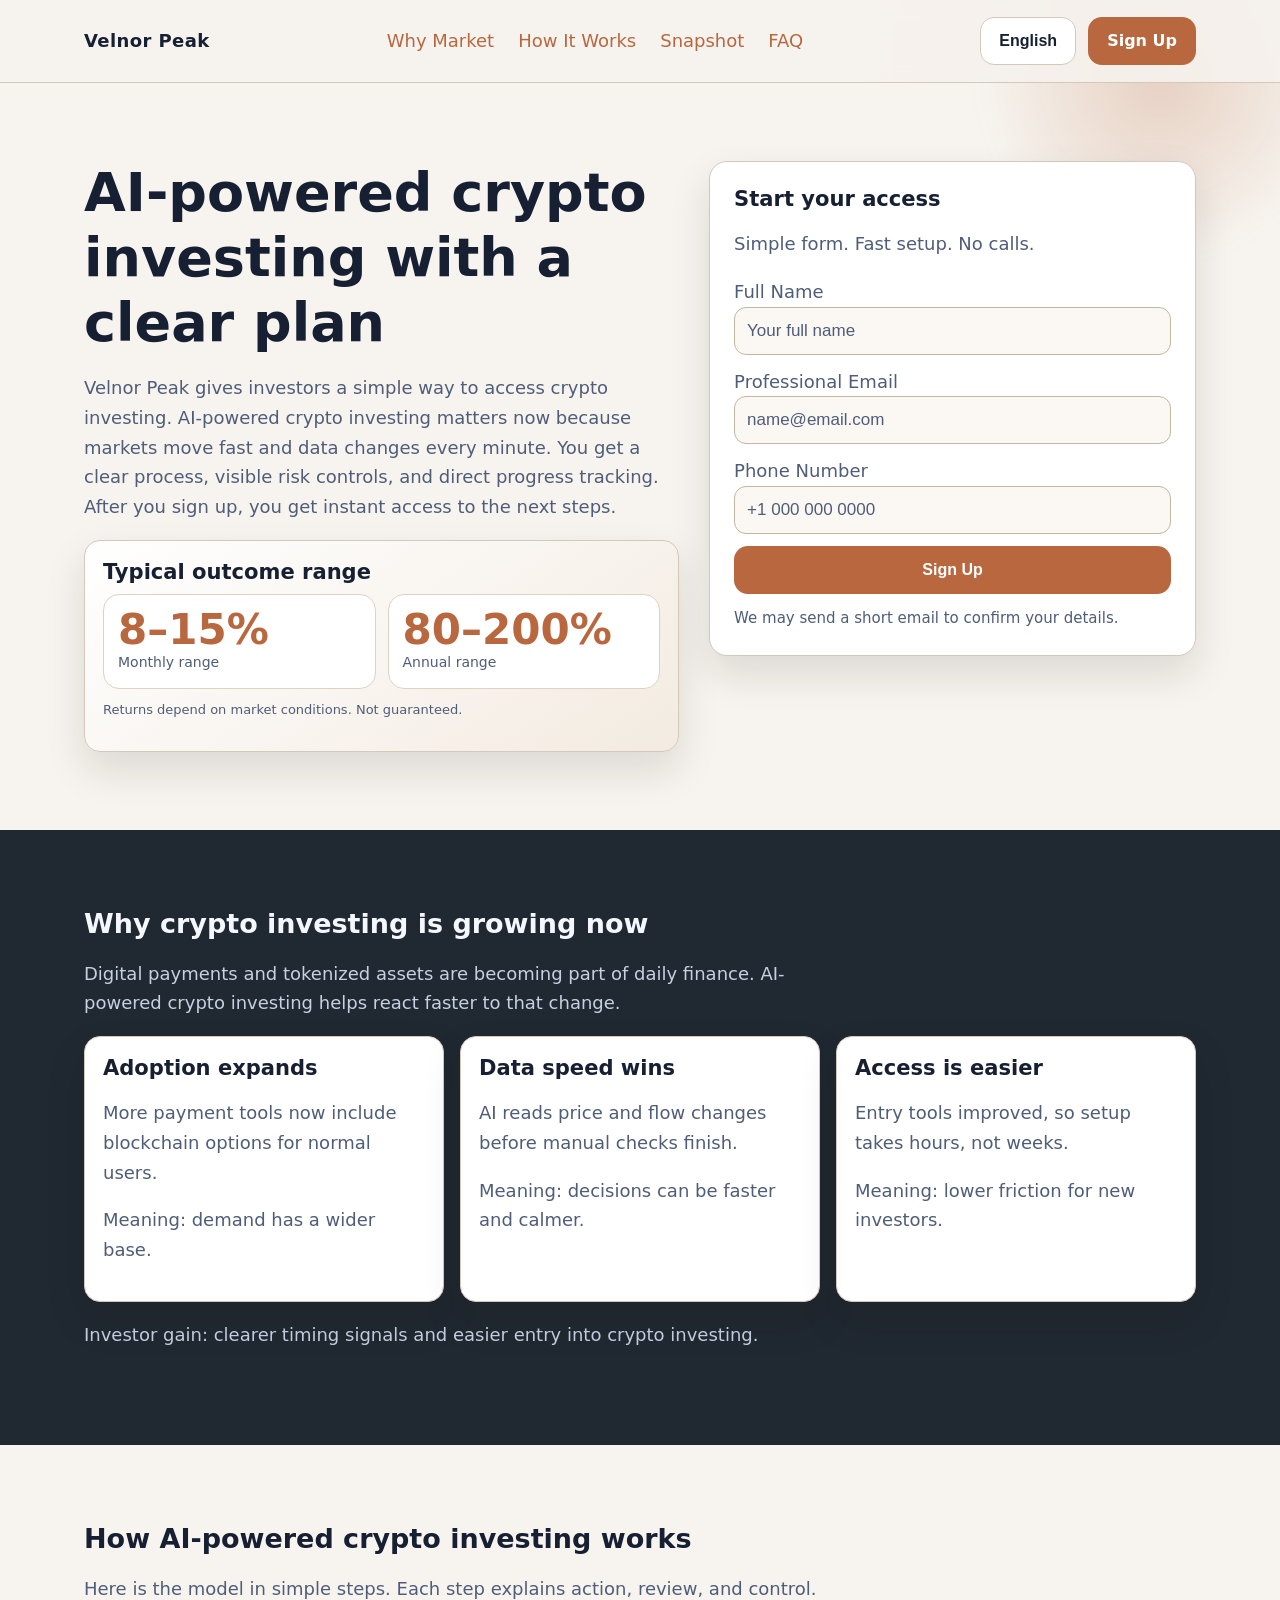
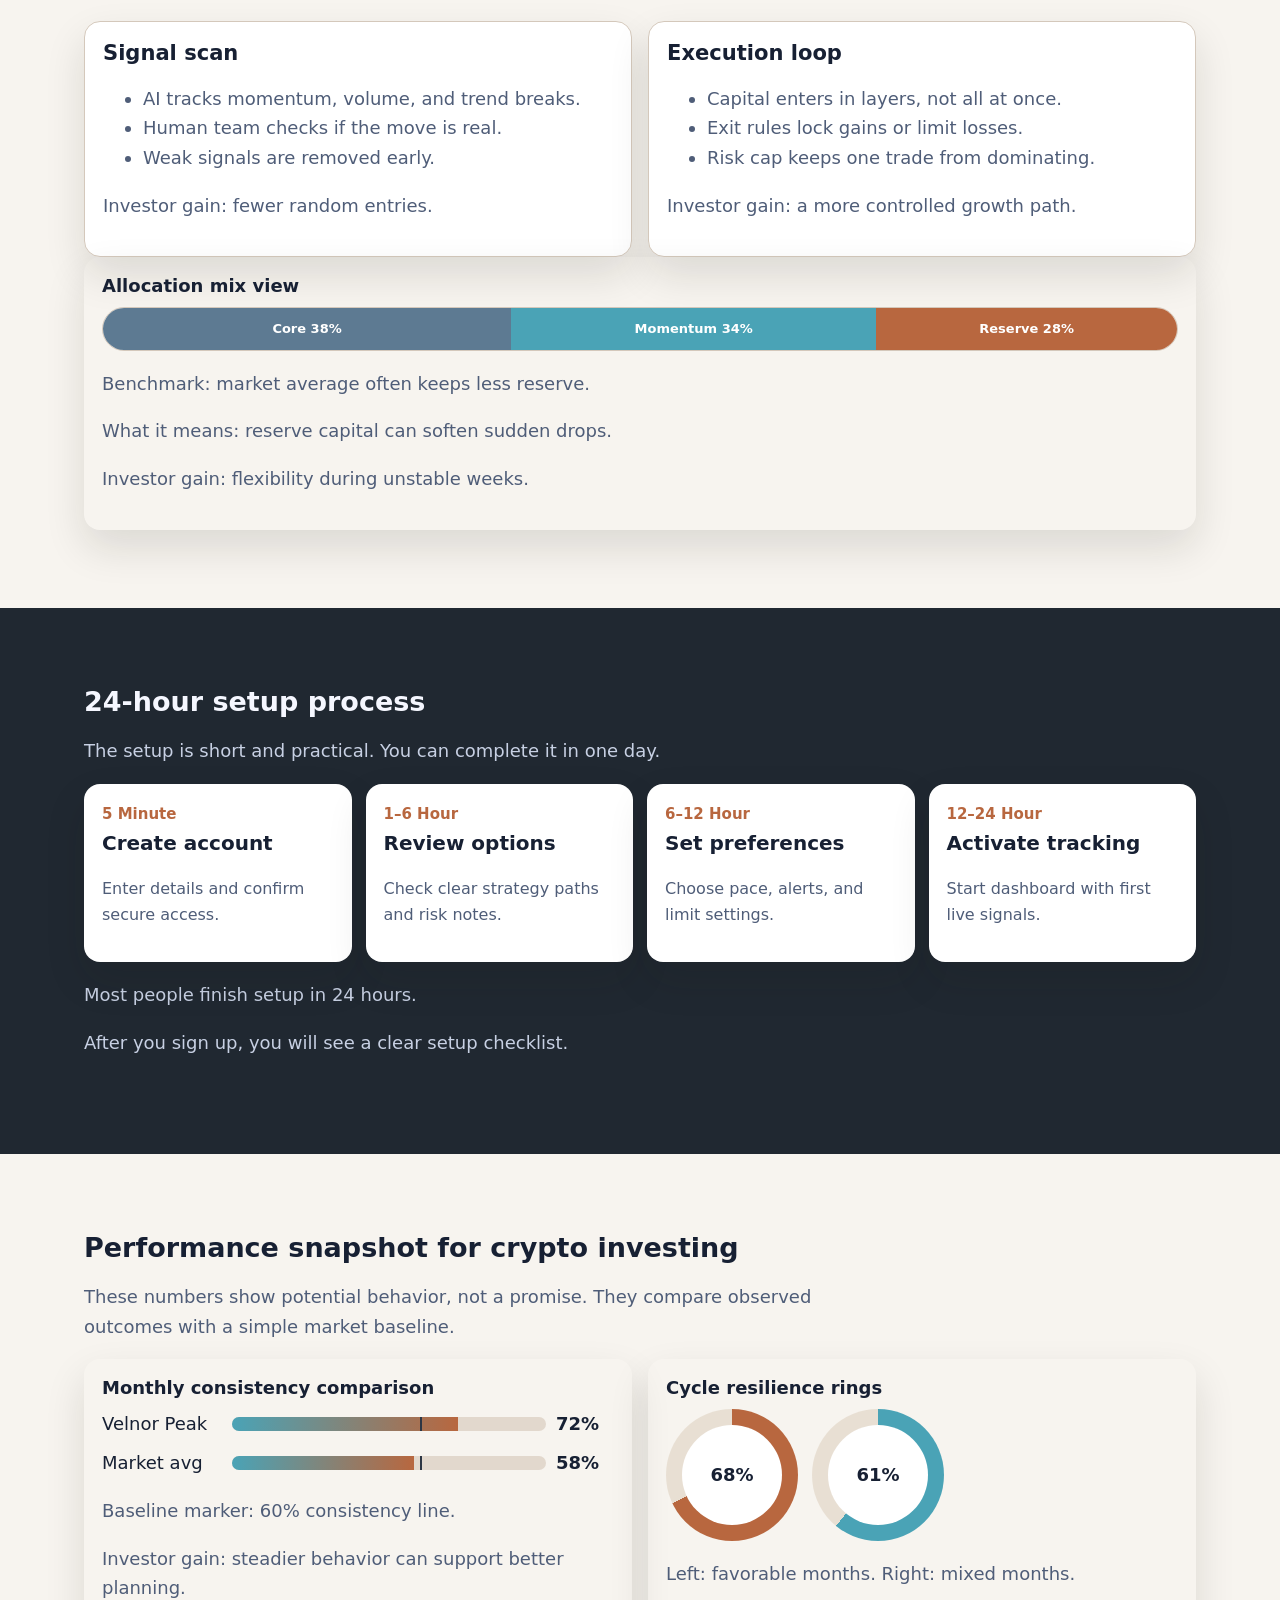
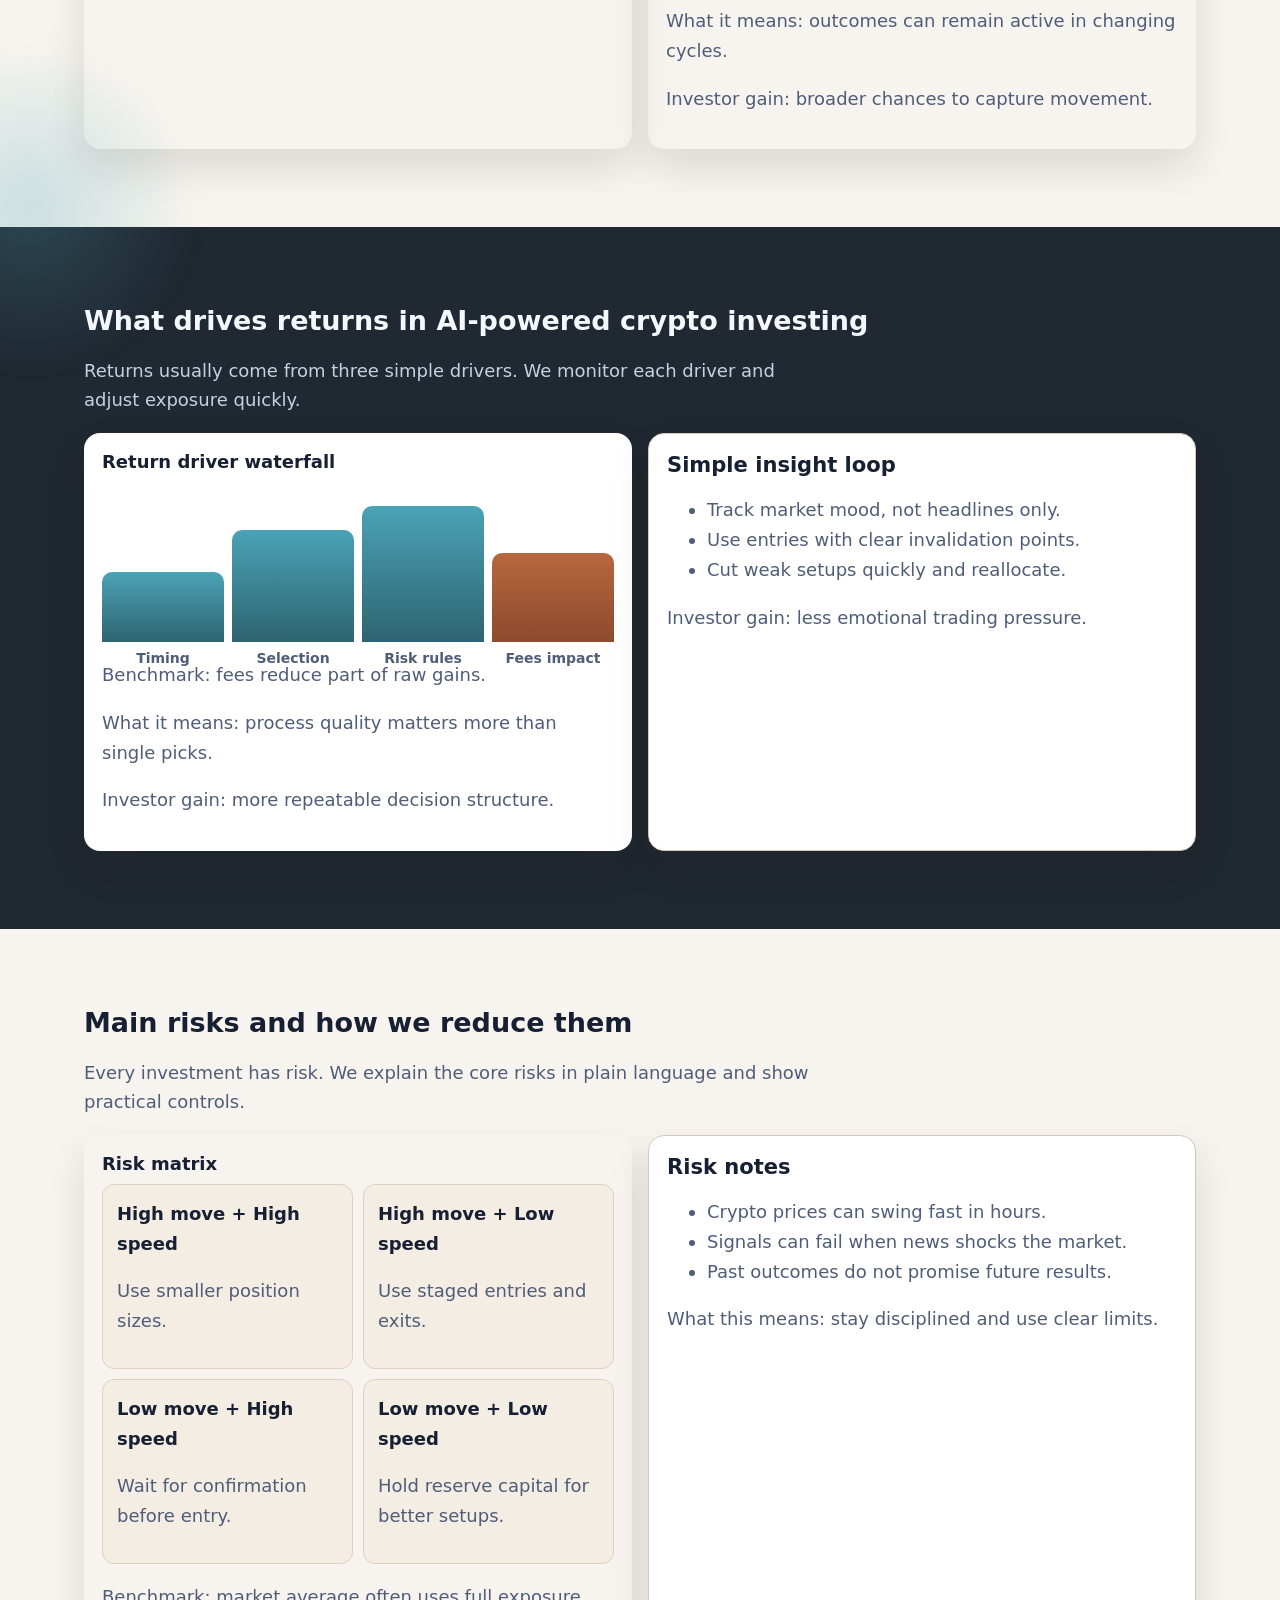
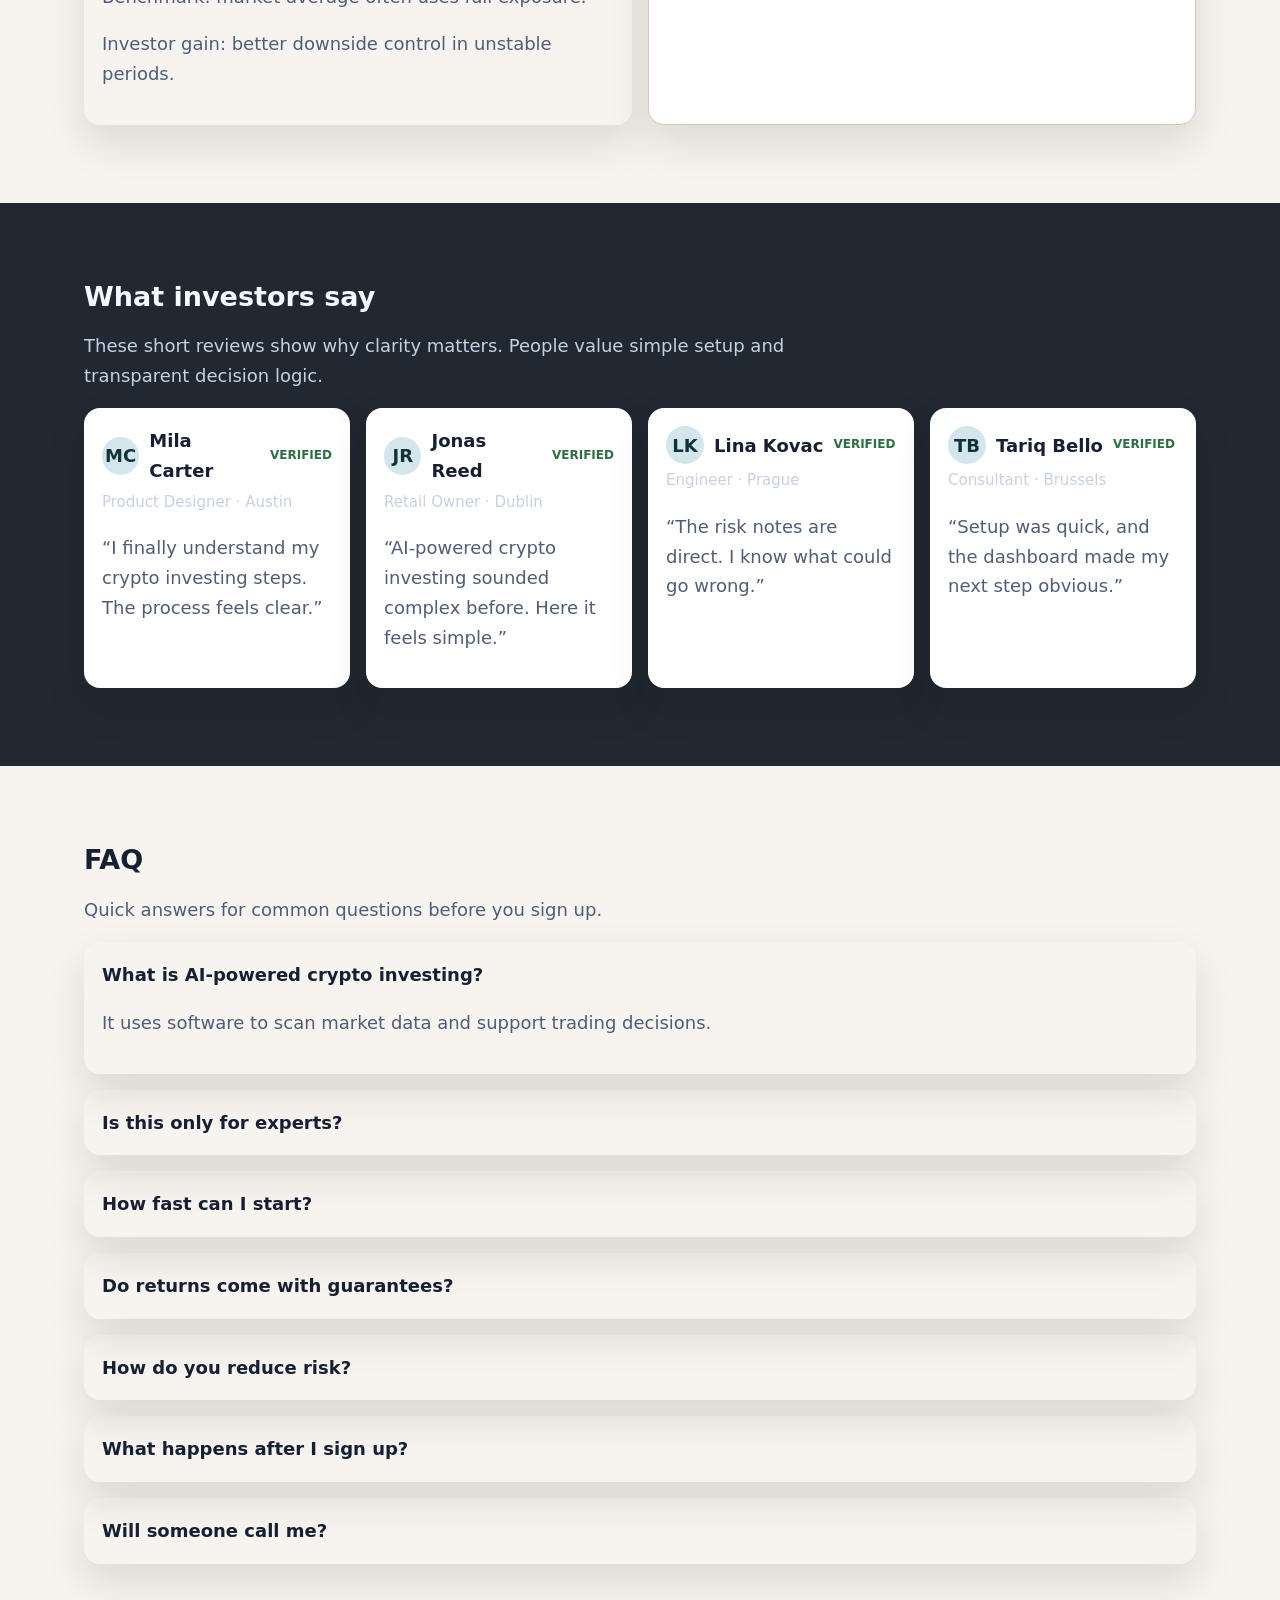
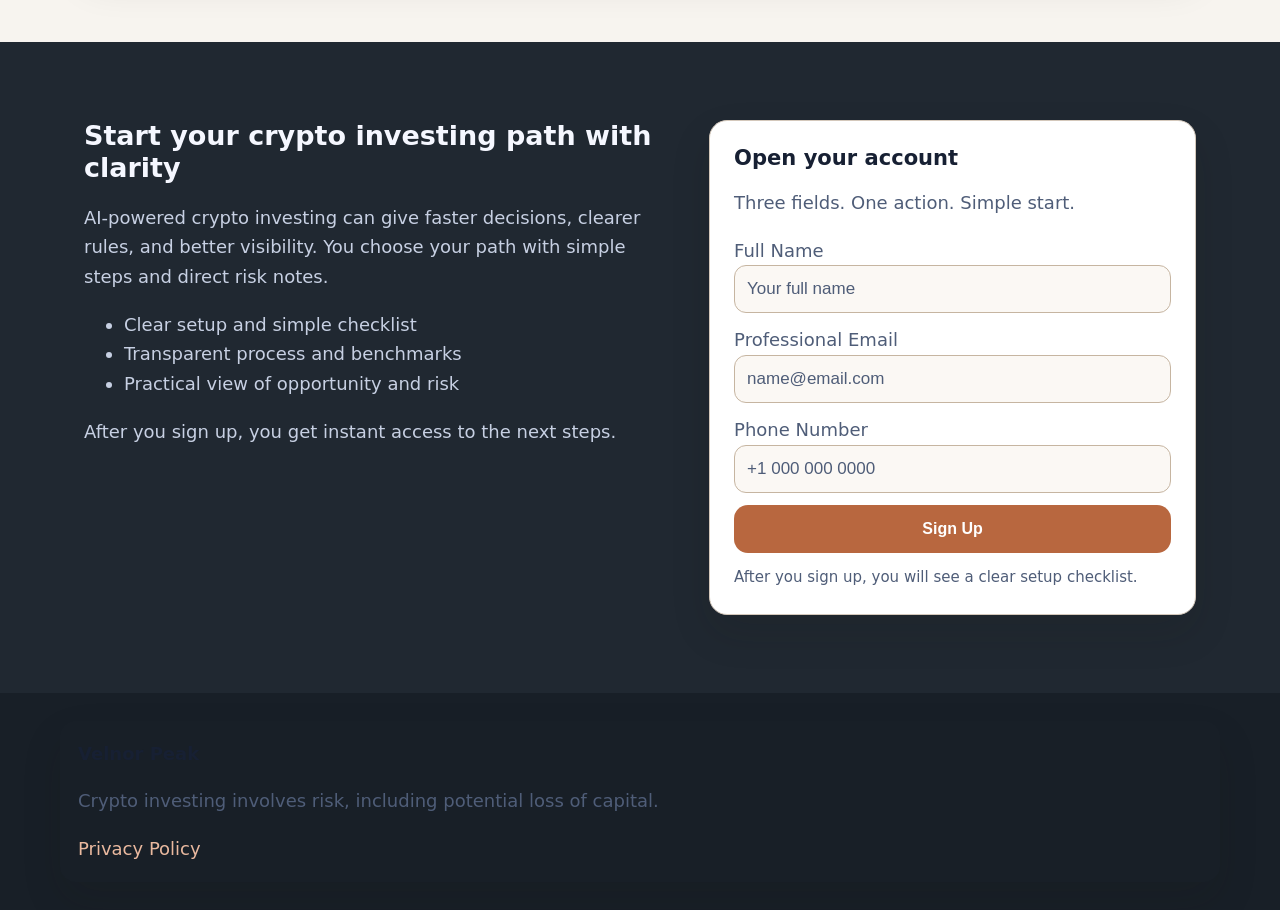
<file: index.html>
<!doctype html>
<!-- DESIGN SEED: 482 -->
<html lang="en">
<head>
<meta charset="utf-8" />
<meta name="viewport" content="width=device-width,initial-scale=1" />
<title>Velnor Peak | AI-Powered Crypto Investing Platform 1</title>
<meta name="description" content="Velnor Peak offers AI-powered crypto investing with simple steps, clear risk notes, and fast signup flow 1." />
<link rel="canonical" href="https://velnorpeak.com/index.html" />
<meta property="og:title" content="Velnor Peak | AI-Powered Crypto Investing Platform 1" /><meta property="og:description" content="Velnor Peak offers AI-powered crypto investing with simple steps, clear risk notes, and fast signup flow 1." /><meta property="og:type" content="website" />
<meta name="twitter:card" content="summary_large_image" /><meta name="twitter:title" content="Velnor Peak | AI-Powered Crypto Investing Platform 1" /><meta name="twitter:description" content="Velnor Peak offers AI-powered crypto investing with simple steps, clear risk notes, and fast signup flow 1." />
<link rel="alternate" hreflang="en" href="https://velnorpeak.com/index.html"/><link rel="alternate" hreflang="de" href="https://velnorpeak.com/de/index.html"/><link rel="alternate" hreflang="fr" href="https://velnorpeak.com/fr/index.html"/><link rel="alternate" hreflang="es" href="https://velnorpeak.com/es/index.html"/><link rel="alternate" hreflang="it" href="https://velnorpeak.com/it/index.html"/><link rel="alternate" hreflang="tr" href="https://velnorpeak.com/tr/index.html"/><link rel="alternate" hreflang="pt" href="https://velnorpeak.com/pt/index.html"/><link rel="alternate" hreflang="ja" href="https://velnorpeak.com/jp/index.html"/><link rel="alternate" hreflang="sk" href="https://velnorpeak.com/sk/index.html"/><link rel="alternate" hreflang="nl-BE" href="https://velnorpeak.com/be/index.html"/>
<link rel="stylesheet" href="assets/style.css" />
<script type="application/ld+json">{"@context":"https://schema.org","@type":"Organization","name":"Velnor Peak"}</script>
<script type="application/ld+json">{"@context":"https://schema.org","@type":"WebSite","name":"Velnor Peak","url":"https://velnorpeak.com"}</script>
<script type="application/ld+json">{"@context":"https://schema.org","@type":"Review","reviewRating":{"@type":"Rating","ratingValue":"5"},"author":{"@type":"Person","name":"Mila Carter"},"itemReviewed":{"@type":"Service","name":"Velnor Peak crypto investing"}}</script>
<script type="application/ld+json">{"@context":"https://schema.org","@type":"FAQPage","mainEntity":[{"@type":"Question","name":"What is AI-powered crypto investing?","acceptedAnswer":{"@type":"Answer","text":"It uses software to scan data and support better crypto investing decisions."}}]}</script>
</head>
<body>
<div class="page-shell"><div class="bg-mesh"></div><div class="glow one"></div><div class="glow two"></div>
<header class="header"><div class="container nav-wrap">
<div class="brand">Velnor Peak</div>
<nav class="center-nav" aria-label="Primary"><a href="#market">Why Market</a><a href="#model">How It Works</a><a href="#metrics">Snapshot</a><a href="#faq">FAQ</a></nav>
<div class="right-zone"><div class="lang"><button class="lang-btn" aria-label="Current language">English</button><div class="lang-menu">
<a href="index.html"><svg class="flag" viewBox="0 0 3 2" aria-hidden="true"><rect width="3" height="2" fill="#012169"/><path d="M0 0l3 2M3 0L0 2" stroke="#fff" stroke-width=".4"/><path d="M0 0l3 2M3 0L0 2" stroke="#c8102e" stroke-width=".2"/></svg>English</a>
<a href="de/index.html"><svg class="flag" viewBox="0 0 3 2"><rect width="3" height="2" fill="#ffce00"/><rect width="3" height="1.33" fill="#dd0000"/><rect width="3" height=".66" fill="#000"/></svg>Deutsch</a>
<a href="fr/index.html"><svg class="flag" viewBox="0 0 3 2"><rect width="1" height="2" fill="#0055a4"/><rect x="1" width="1" height="2" fill="#fff"/><rect x="2" width="1" height="2" fill="#ef4135"/></svg>Français</a>
<a href="es/index.html"><svg class="flag" viewBox="0 0 3 2"><rect width="3" height="2" fill="#aa151b"/><rect y=".5" width="3" height="1" fill="#f1bf00"/></svg>Español</a>
<a href="it/index.html"><svg class="flag" viewBox="0 0 3 2"><rect width="1" height="2" fill="#009246"/><rect x="1" width="1" height="2" fill="#fff"/><rect x="2" width="1" height="2" fill="#ce2b37"/></svg>Italiano</a>
<a href="tr/index.html"><svg class="flag" viewBox="0 0 3 2"><rect width="3" height="2" fill="#e30a17"/></svg>Türkçe</a>
<a href="pt/index.html"><svg class="flag" viewBox="0 0 3 2"><rect width="1.2" height="2" fill="#006600"/><rect x="1.2" width="1.8" height="2" fill="#ff0000"/></svg>Português</a>
<a href="jp/index.html"><svg class="flag" viewBox="0 0 3 2"><rect width="3" height="2" fill="#fff"/><circle cx="1.5" cy="1" r=".45" fill="#bc002d"/></svg>日本語</a>
<a href="sk/index.html"><svg class="flag" viewBox="0 0 3 2"><rect width="3" height="2" fill="#ee1c25"/><rect width="3" height="1.33" fill="#0b4ea2"/><rect width="3" height=".66" fill="#fff"/></svg>Slovak</a>
<a href="be/index.html"><svg class="flag" viewBox="0 0 3 2"><rect width="1" height="2" fill="#000"/><rect x="1" width="1" height="2" fill="#ffe936"/><rect x="2" width="1" height="2" fill="#ef3340"/></svg>Nederlands (BE)</a>
</div></div><a class="btn btn-primary" href="#signup-final">Sign Up</a></div>
<button class="btn lang-btn mobile-toggle" aria-label="Open menu">Menu</button>
</div></header>

<div id="drawer" class="drawer" aria-hidden="true"><div class="drawer-bg"></div><aside class="drawer-panel"><button class="drawer-close" aria-label="Close menu">X</button><a href="#market">Why Market</a><a href="#model">How It Works</a><a href="#metrics">Snapshot</a><a href="#faq">FAQ</a><div class="lang"><button class="lang-btn" aria-label="Current language">English</button><div class="lang-menu">
<a href="index.html"><svg class="flag" viewBox="0 0 3 2" aria-hidden="true"><rect width="3" height="2" fill="#012169"/><path d="M0 0l3 2M3 0L0 2" stroke="#fff" stroke-width=".4"/><path d="M0 0l3 2M3 0L0 2" stroke="#c8102e" stroke-width=".2"/></svg>English</a>
<a href="de/index.html"><svg class="flag" viewBox="0 0 3 2"><rect width="3" height="2" fill="#ffce00"/><rect width="3" height="1.33" fill="#dd0000"/><rect width="3" height=".66" fill="#000"/></svg>Deutsch</a>
<a href="fr/index.html"><svg class="flag" viewBox="0 0 3 2"><rect width="1" height="2" fill="#0055a4"/><rect x="1" width="1" height="2" fill="#fff"/><rect x="2" width="1" height="2" fill="#ef4135"/></svg>Français</a>
<a href="es/index.html"><svg class="flag" viewBox="0 0 3 2"><rect width="3" height="2" fill="#aa151b"/><rect y=".5" width="3" height="1" fill="#f1bf00"/></svg>Español</a>
<a href="it/index.html"><svg class="flag" viewBox="0 0 3 2"><rect width="1" height="2" fill="#009246"/><rect x="1" width="1" height="2" fill="#fff"/><rect x="2" width="1" height="2" fill="#ce2b37"/></svg>Italiano</a>
<a href="tr/index.html"><svg class="flag" viewBox="0 0 3 2"><rect width="3" height="2" fill="#e30a17"/></svg>Türkçe</a>
<a href="pt/index.html"><svg class="flag" viewBox="0 0 3 2"><rect width="1.2" height="2" fill="#006600"/><rect x="1.2" width="1.8" height="2" fill="#ff0000"/></svg>Português</a>
<a href="jp/index.html"><svg class="flag" viewBox="0 0 3 2"><rect width="3" height="2" fill="#fff"/><circle cx="1.5" cy="1" r=".45" fill="#bc002d"/></svg>日本語</a>
<a href="sk/index.html"><svg class="flag" viewBox="0 0 3 2"><rect width="3" height="2" fill="#ee1c25"/><rect width="3" height="1.33" fill="#0b4ea2"/><rect width="3" height=".66" fill="#fff"/></svg>Slovak</a>
<a href="be/index.html"><svg class="flag" viewBox="0 0 3 2"><rect width="1" height="2" fill="#000"/><rect x="1" width="1" height="2" fill="#ffe936"/><rect x="2" width="1" height="2" fill="#ef3340"/></svg>Nederlands (BE)</a>
</div></div><a class="btn btn-primary" href="#signup-final">Sign Up</a></aside></div>

<main>
<section class="section light hero"><div class="container hero-grid"><div>
<h1>AI-powered crypto investing with a clear plan</h1>
<p class="section-intro">Velnor Peak gives investors a simple way to access crypto investing. AI-powered crypto investing matters now because markets move fast and data changes every minute. You get a clear process, visible risk controls, and direct progress tracking. After you sign up, you get instant access to the next steps.</p>
<div class="performance-panel hero-panel"><h3>Typical outcome range</h3><div class="range-grid"><div class="range-box"><div class="range-value">8–15%</div><div class="range-label">Monthly range</div></div><div class="range-box"><div class="range-value">80–200%</div><div class="range-label">Annual range</div></div></div><p class="mini-disclaimer">Returns depend on market conditions. Not guaranteed.</p></div>
</div>
<div class="form-card"><h3 class="form-title">Start your access</h3><p class="form-sub">Simple form. Fast setup. No calls.</p><form class="form-stack"><label>Full Name<input placeholder="Your full name" /></label><label>Professional Email<input type="email" placeholder="name@email.com" /></label><label>Phone Number<input type="tel" placeholder="+1 000 000 0000" /></label><button class="btn btn-primary" type="submit">Sign Up</button><small>We may send a short email to confirm your details.</small></form></div>
</div></section>

<section id="market" class="section dark"><div class="container"><h2>Why crypto investing is growing now</h2><p class="section-intro">Digital payments and tokenized assets are becoming part of daily finance. AI-powered crypto investing helps react faster to that change.</p><div class="grid-3"><article class="card"><h3>Adoption expands</h3><p>More payment tools now include blockchain options for normal users.</p><p class="muted">Meaning: demand has a wider base.</p></article><article class="card"><h3>Data speed wins</h3><p>AI reads price and flow changes before manual checks finish.</p><p class="muted">Meaning: decisions can be faster and calmer.</p></article><article class="card"><h3>Access is easier</h3><p>Entry tools improved, so setup takes hours, not weeks.</p><p class="muted">Meaning: lower friction for new investors.</p></article></div><p>Investor gain: clearer timing signals and easier entry into crypto investing.</p></div></section>

<section id="model" class="section light"><div class="container"><h2>How AI-powered crypto investing works</h2><p class="section-intro">Here is the model in simple steps. Each step explains action, review, and control.</p><div class="grid-2"><article class="card"><h3>Signal scan</h3><ul><li>AI tracks momentum, volume, and trend breaks.</li><li>Human team checks if the move is real.</li><li>Weak signals are removed early.</li></ul><p>Investor gain: fewer random entries.</p></article><article class="card"><h3>Execution loop</h3><ul><li>Capital enters in layers, not all at once.</li><li>Exit rules lock gains or limit losses.</li><li>Risk cap keeps one trade from dominating.</li></ul><p>Investor gain: a more controlled growth path.</p></article></div>
<div class="visual-card"><h4>Allocation mix view</h4><div class="alloc-bar"><div class="seg a">Core 38%</div><div class="seg b">Momentum 34%</div><div class="seg c">Reserve 28%</div></div><p>Benchmark: market average often keeps less reserve.</p><p>What it means: reserve capital can soften sudden drops.</p><p>Investor gain: flexibility during unstable weeks.</p></div></div></section>

<section class="section dark"><div class="container"><h2>24-hour setup process</h2><p class="section-intro">The setup is short and practical. You can complete it in one day.</p><div class="steps"><article class="process-card"><div class="step-time">5 Minute</div><div class="step-title">Create account</div><p class="step-line">Enter details and confirm secure access.</p></article><article class="process-card"><div class="step-time">1–6 Hour</div><div class="step-title">Review options</div><p class="step-line">Check clear strategy paths and risk notes.</p></article><article class="process-card"><div class="step-time">6–12 Hour</div><div class="step-title">Set preferences</div><p class="step-line">Choose pace, alerts, and limit settings.</p></article><article class="process-card"><div class="step-time">12–24 Hour</div><div class="step-title">Activate tracking</div><p class="step-line">Start dashboard with first live signals.</p></article></div><p>Most people finish setup in 24 hours.</p><p>After you sign up, you will see a clear setup checklist.</p></div></section>

<section id="metrics" class="section light"><div class="container"><h2>Performance snapshot for crypto investing</h2><p class="section-intro">These numbers show potential behavior, not a promise. They compare observed outcomes with a simple market baseline.</p><div class="grid-2"><article class="visual-card"><h4>Monthly consistency comparison</h4><div class="compare"><div class="row"><span>Velnor Peak</span><div class="track"><div class="fill" style="width:72%"></div><div class="base-marker"></div></div><b>72%</b></div><div class="row"><span>Market avg</span><div class="track"><div class="fill" style="width:58%"></div><div class="base-marker"></div></div><b>58%</b></div></div><p>Baseline marker: 60% consistency line.</p><p>Investor gain: steadier behavior can support better planning.</p></article><article class="visual-card"><h4>Cycle resilience rings</h4><div class="rings"><div class="ring"><span>68%</span></div><div class="ring" style="background:conic-gradient(var(--accent-b) 0 61%,#e8dfd3 61% 100%)"><span>61%</span></div></div><p>Left: favorable months. Right: mixed months.</p><p>What it means: outcomes can remain active in changing cycles.</p><p>Investor gain: broader chances to capture movement.</p></article></div></div></section>

<section class="section dark"><div class="container"><h2>What drives returns in AI-powered crypto investing</h2><p class="section-intro">Returns usually come from three simple drivers. We monitor each driver and adjust exposure quickly.</p><div class="grid-2"><article class="visual-card"><h4>Return driver waterfall</h4><div class="waterfall"><div class="wbar"><b>Timing</b></div><div class="wbar"><b>Selection</b></div><div class="wbar"><b>Risk rules</b></div><div class="wbar"><b>Fees impact</b></div></div><p>Benchmark: fees reduce part of raw gains.</p><p>What it means: process quality matters more than single picks.</p><p>Investor gain: more repeatable decision structure.</p></article><article class="card"><h3>Simple insight loop</h3><ul><li>Track market mood, not headlines only.</li><li>Use entries with clear invalidation points.</li><li>Cut weak setups quickly and reallocate.</li></ul><p>Investor gain: less emotional trading pressure.</p></article></div></div></section>

<section class="section light"><div class="container"><h2>Main risks and how we reduce them</h2><p class="section-intro">Every investment has risk. We explain the core risks in plain language and show practical controls.</p><div class="grid-2"><article class="visual-card"><h4>Risk matrix</h4><div class="matrix"><div class="cell"><strong>High move + High speed</strong><p>Use smaller position sizes.</p></div><div class="cell"><strong>High move + Low speed</strong><p>Use staged entries and exits.</p></div><div class="cell"><strong>Low move + High speed</strong><p>Wait for confirmation before entry.</p></div><div class="cell"><strong>Low move + Low speed</strong><p>Hold reserve capital for better setups.</p></div></div><p>Benchmark: market average often uses full exposure.</p><p>Investor gain: better downside control in unstable periods.</p></article><article class="card"><h3>Risk notes</h3><ul><li>Crypto prices can swing fast in hours.</li><li>Signals can fail when news shocks the market.</li><li>Past outcomes do not promise future results.</li></ul><p>What this means: stay disciplined and use clear limits.</p></article></div></div></section>

<section class="section dark"><div class="container"><h2>What investors say</h2><p class="section-intro">These short reviews show why clarity matters. People value simple setup and transparent decision logic.</p><div class="review-grid">
<article class="review-card"><div class="rev-head"><div class="avatar">MC</div><strong>Mila Carter</strong><span class="verified">VERIFIED</span></div><small>Product Designer · Austin</small><p>“I finally understand my crypto investing steps. The process feels clear.”</p></article>
<article class="review-card"><div class="rev-head"><div class="avatar">JR</div><strong>Jonas Reed</strong><span class="verified">VERIFIED</span></div><small>Retail Owner · Dublin</small><p>“AI-powered crypto investing sounded complex before. Here it feels simple.”</p></article>
<article class="review-card"><div class="rev-head"><div class="avatar">LK</div><strong>Lina Kovac</strong><span class="verified">VERIFIED</span></div><small>Engineer · Prague</small><p>“The risk notes are direct. I know what could go wrong.”</p></article>
<article class="review-card"><div class="rev-head"><div class="avatar">TB</div><strong>Tariq Bello</strong><span class="verified">VERIFIED</span></div><small>Consultant · Brussels</small><p>“Setup was quick, and the dashboard made my next step obvious.”</p></article>
</div></div></section>

<section id="faq" class="section light"><div class="container"><h2>FAQ</h2><p class="section-intro">Quick answers for common questions before you sign up.</p><div class="faq-list">
<details class="faq-item" open><summary>What is AI-powered crypto investing?</summary><p>It uses software to scan market data and support trading decisions.</p></details>
<details class="faq-item"><summary>Is this only for experts?</summary><p>No. It is built for investors who want a clear process.</p></details>
<details class="faq-item"><summary>How fast can I start?</summary><p>Most people complete setup in 24 hours.</p></details>
<details class="faq-item"><summary>Do returns come with guarantees?</summary><p>No. Returns depend on market conditions and are never guaranteed.</p></details>
<details class="faq-item"><summary>How do you reduce risk?</summary><p>Through position limits, staged entries, and strict exit rules.</p></details>
<details class="faq-item"><summary>What happens after I sign up?</summary><p>After you sign up, you can review the options and choose what to do next.</p></details>
<details class="faq-item"><summary>Will someone call me?</summary><p>No calls. We may send a short email to confirm details.</p></details>
</div></div></section>

<section id="signup-final" class="section dark"><div class="container hero-grid"><div><h2>Start your crypto investing path with clarity</h2><p class="section-intro">AI-powered crypto investing can give faster decisions, clearer rules, and better visibility. You choose your path with simple steps and direct risk notes.</p><ul><li>Clear setup and simple checklist</li><li>Transparent process and benchmarks</li><li>Practical view of opportunity and risk</li></ul><p>After you sign up, you get instant access to the next steps.</p></div><div class="form-card"><h3>Open your account</h3><p>Three fields. One action. Simple start.</p><form class="form-stack"><label>Full Name<input placeholder="Your full name" /></label><label>Professional Email<input type="email" placeholder="name@email.com" /></label><label>Phone Number<input type="tel" placeholder="+1 000 000 0000" /></label><button class="btn btn-primary" type="submit">Sign Up</button><small>After you sign up, you will see a clear setup checklist.</small></form></div></div></section>
</main>

<footer class="footer"><div class="container footer-panel"><strong>Velnor Peak</strong><p>Crypto investing involves risk, including potential loss of capital.</p><a href="#" class="privacy-open">Privacy Policy</a></div></footer>

<div id="privacyModal" class="modal" aria-hidden="true"><div class="modal-bg"></div><div class="modal-card"><button class="modal-top-close" aria-label="Close privacy">X</button><h3>Privacy Policy</h3><p>Introduction: We explain how we handle data in clear language.</p><p>Data collection: We collect name, email, phone, and usage events.</p><p>Legal basis: We process data for service delivery and legal duties.</p><p>Cookies: We use cookies for security and performance analytics.</p><p>Retention: Data is kept only as long as needed.</p><p>Third-party sharing: Limited partners help with hosting and email delivery.</p><p>Security: Encryption and access controls protect stored information.</p><p>User rights: You can ask to access, correct, or delete your data.</p><p>International transfers: Data may be processed in other countries with safeguards.</p><p>Industry risk disclosure: Digital asset markets can be volatile and change quickly.</p><p>Contact: privacy@velnorpeak.com</p><div class="modal-footer"><button class="btn lang-btn modal-bottom-close">Close</button></div></div></div>

</div>
<script defer src="assets/app.js"></script>
</body></html>
</file>
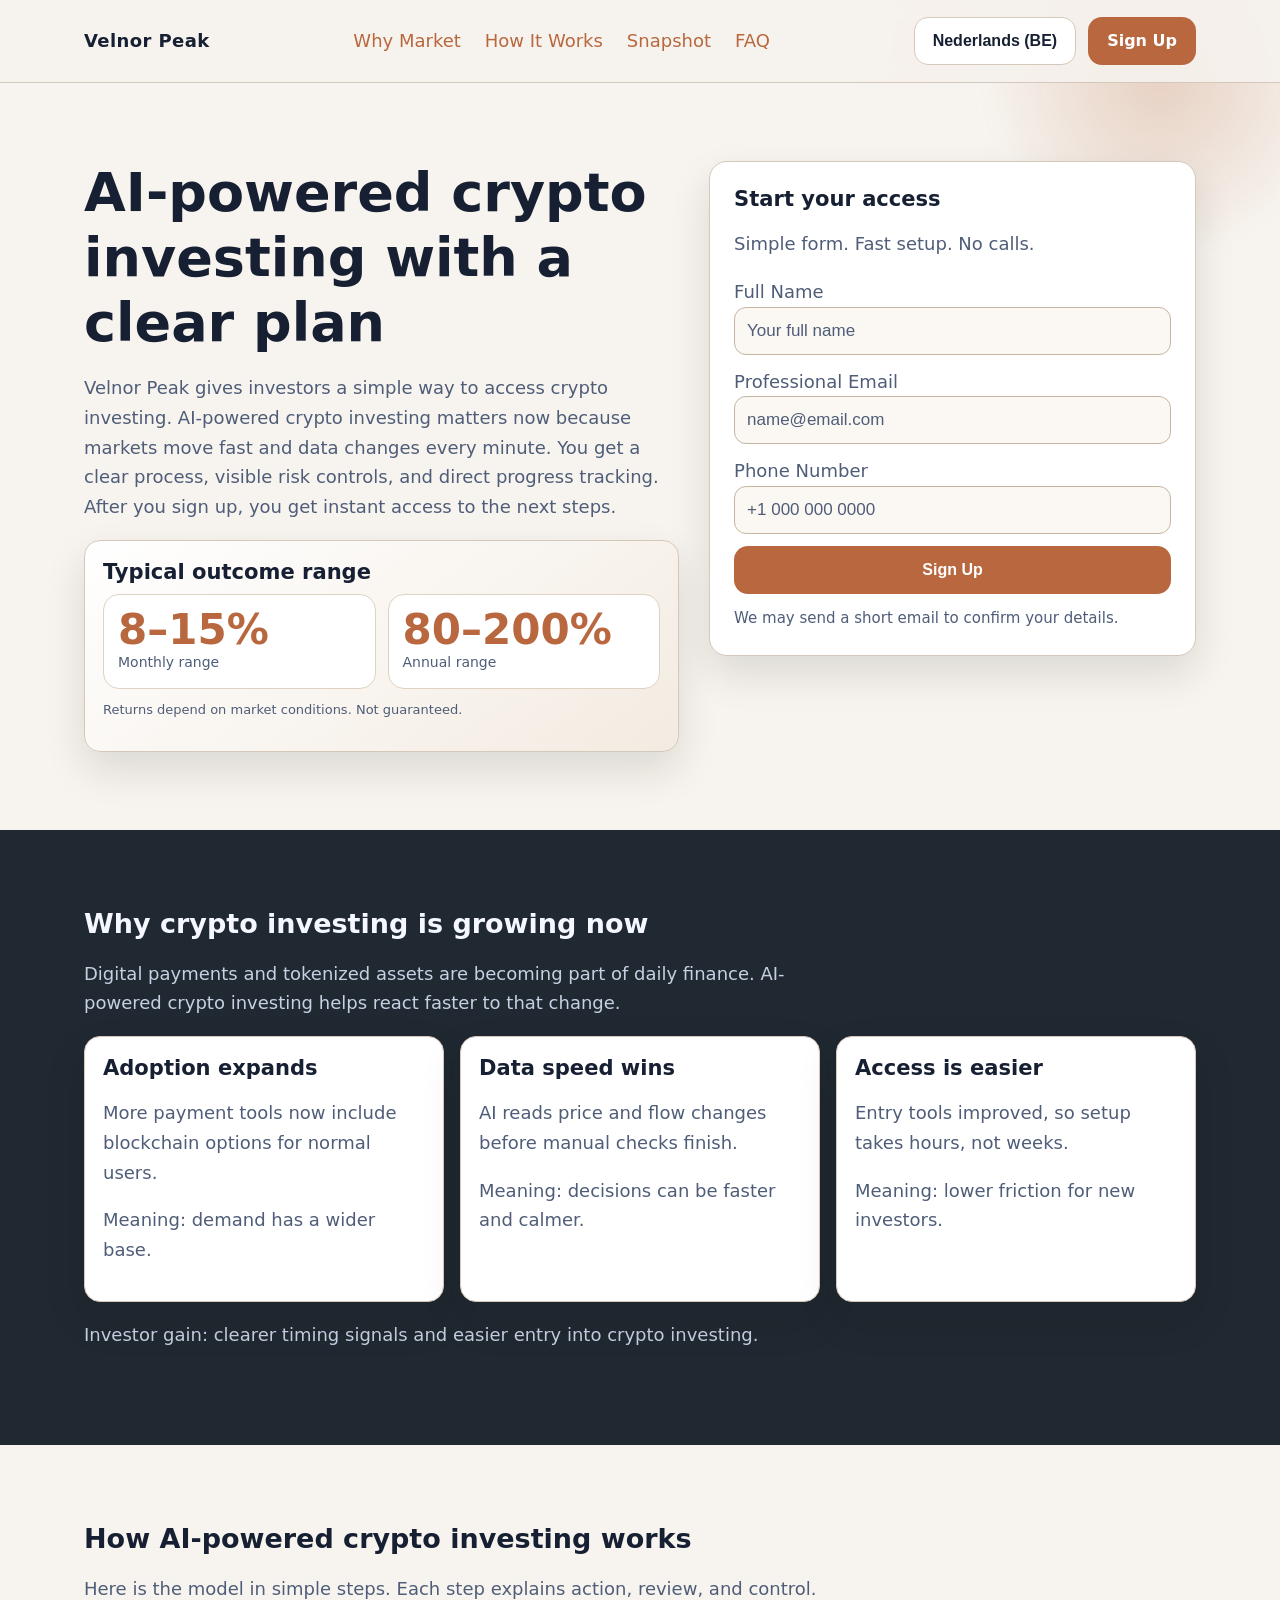
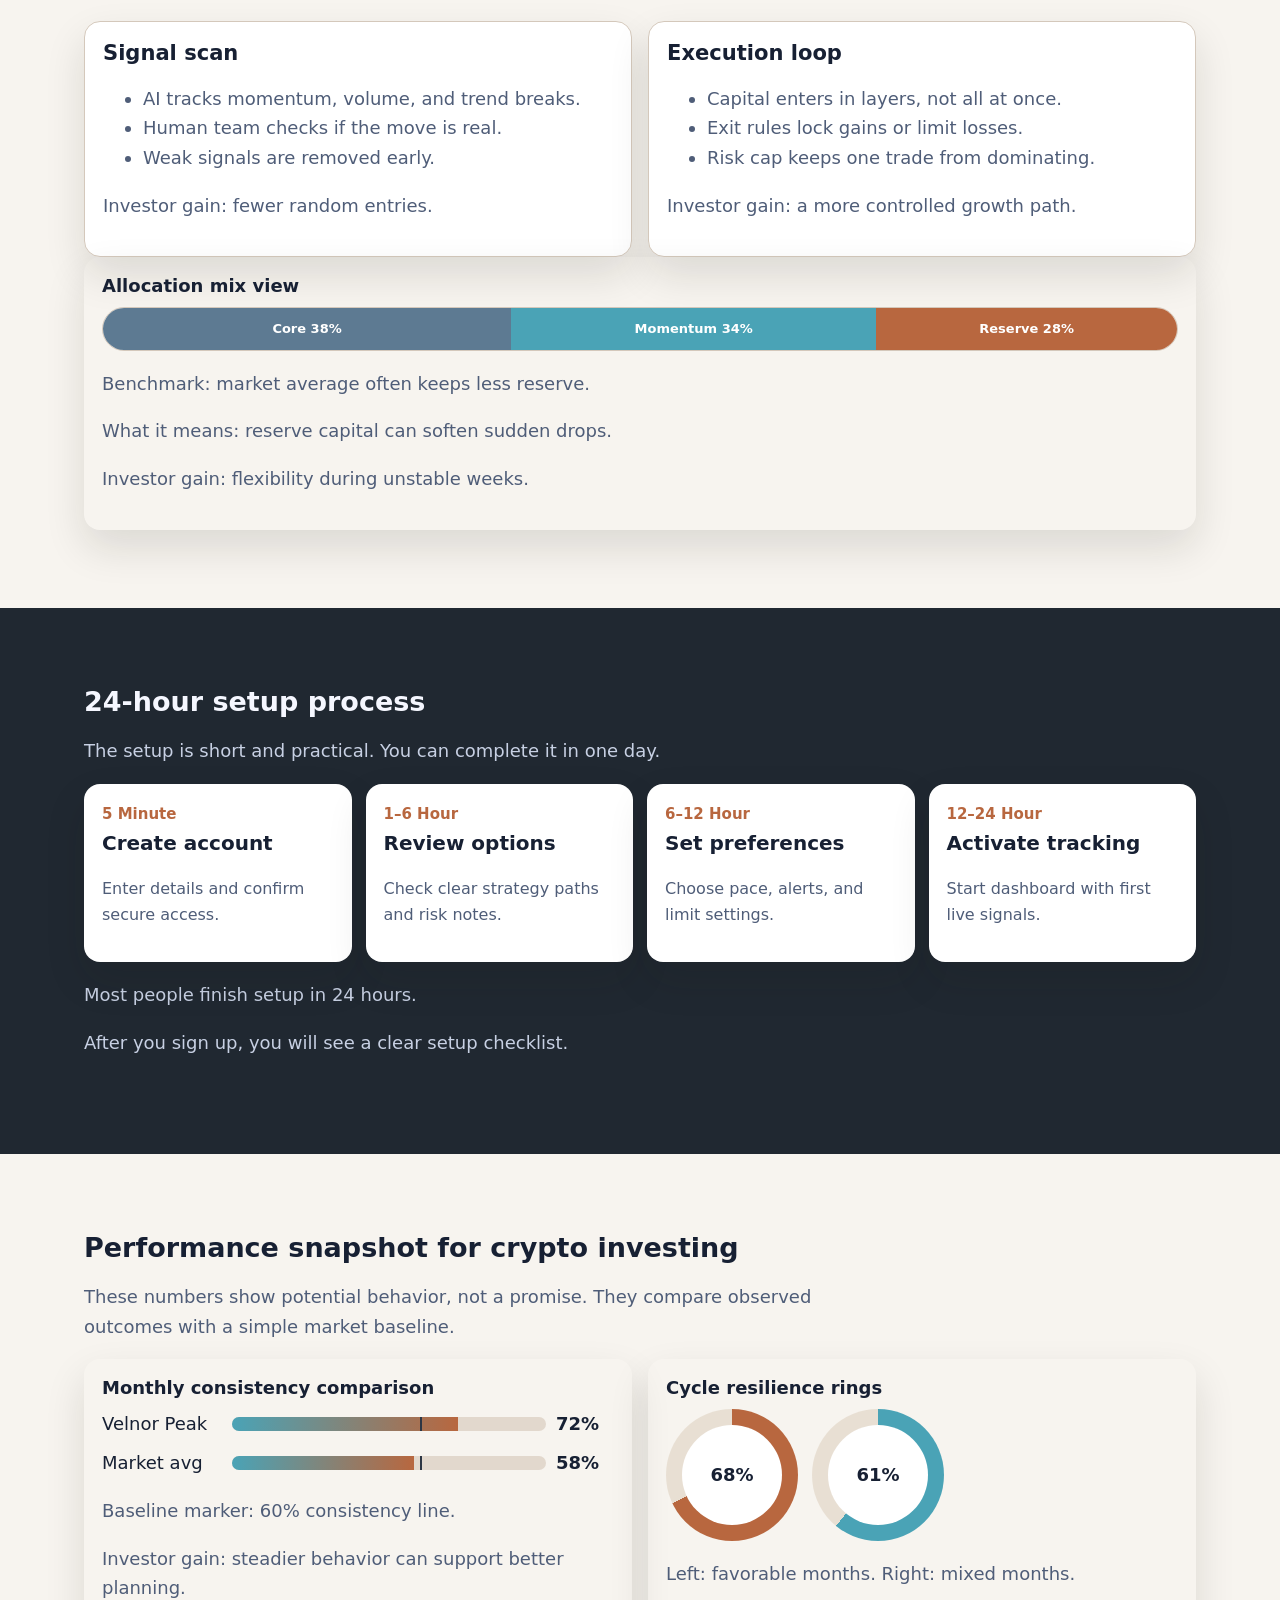
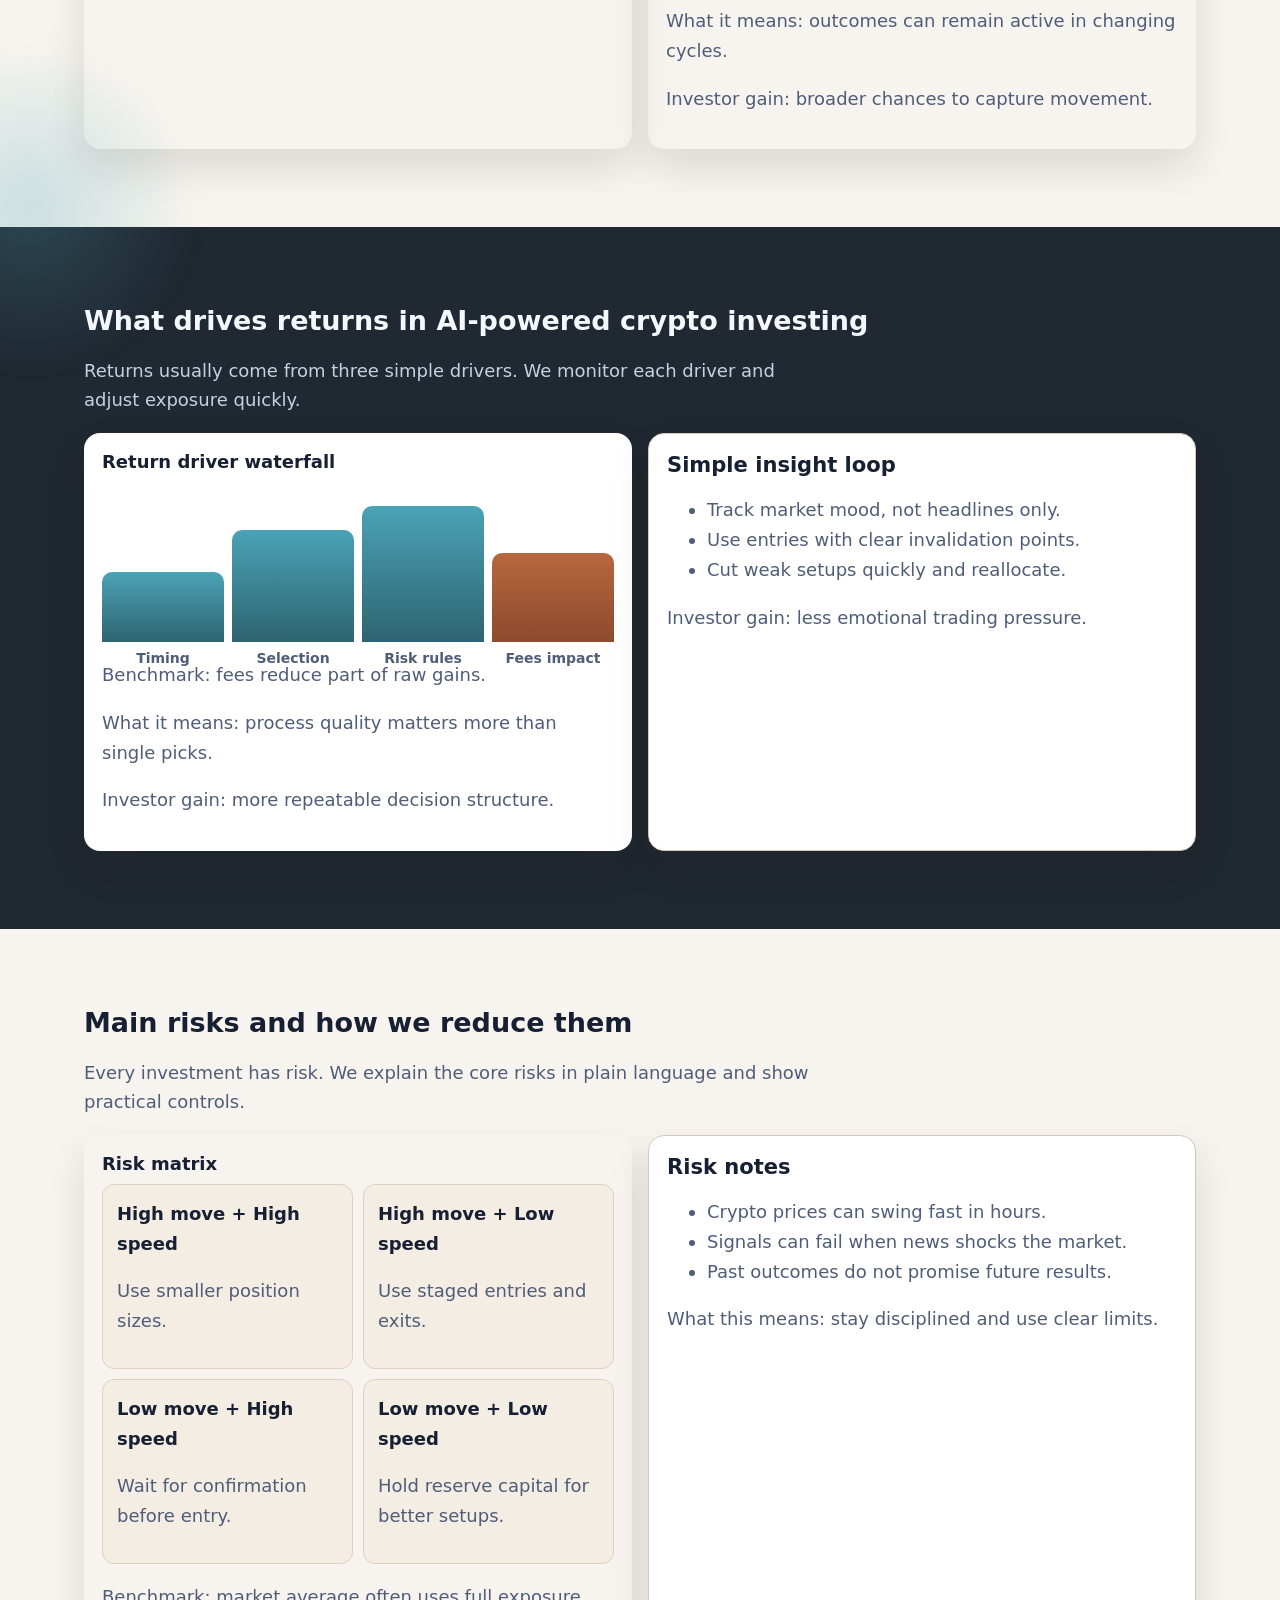
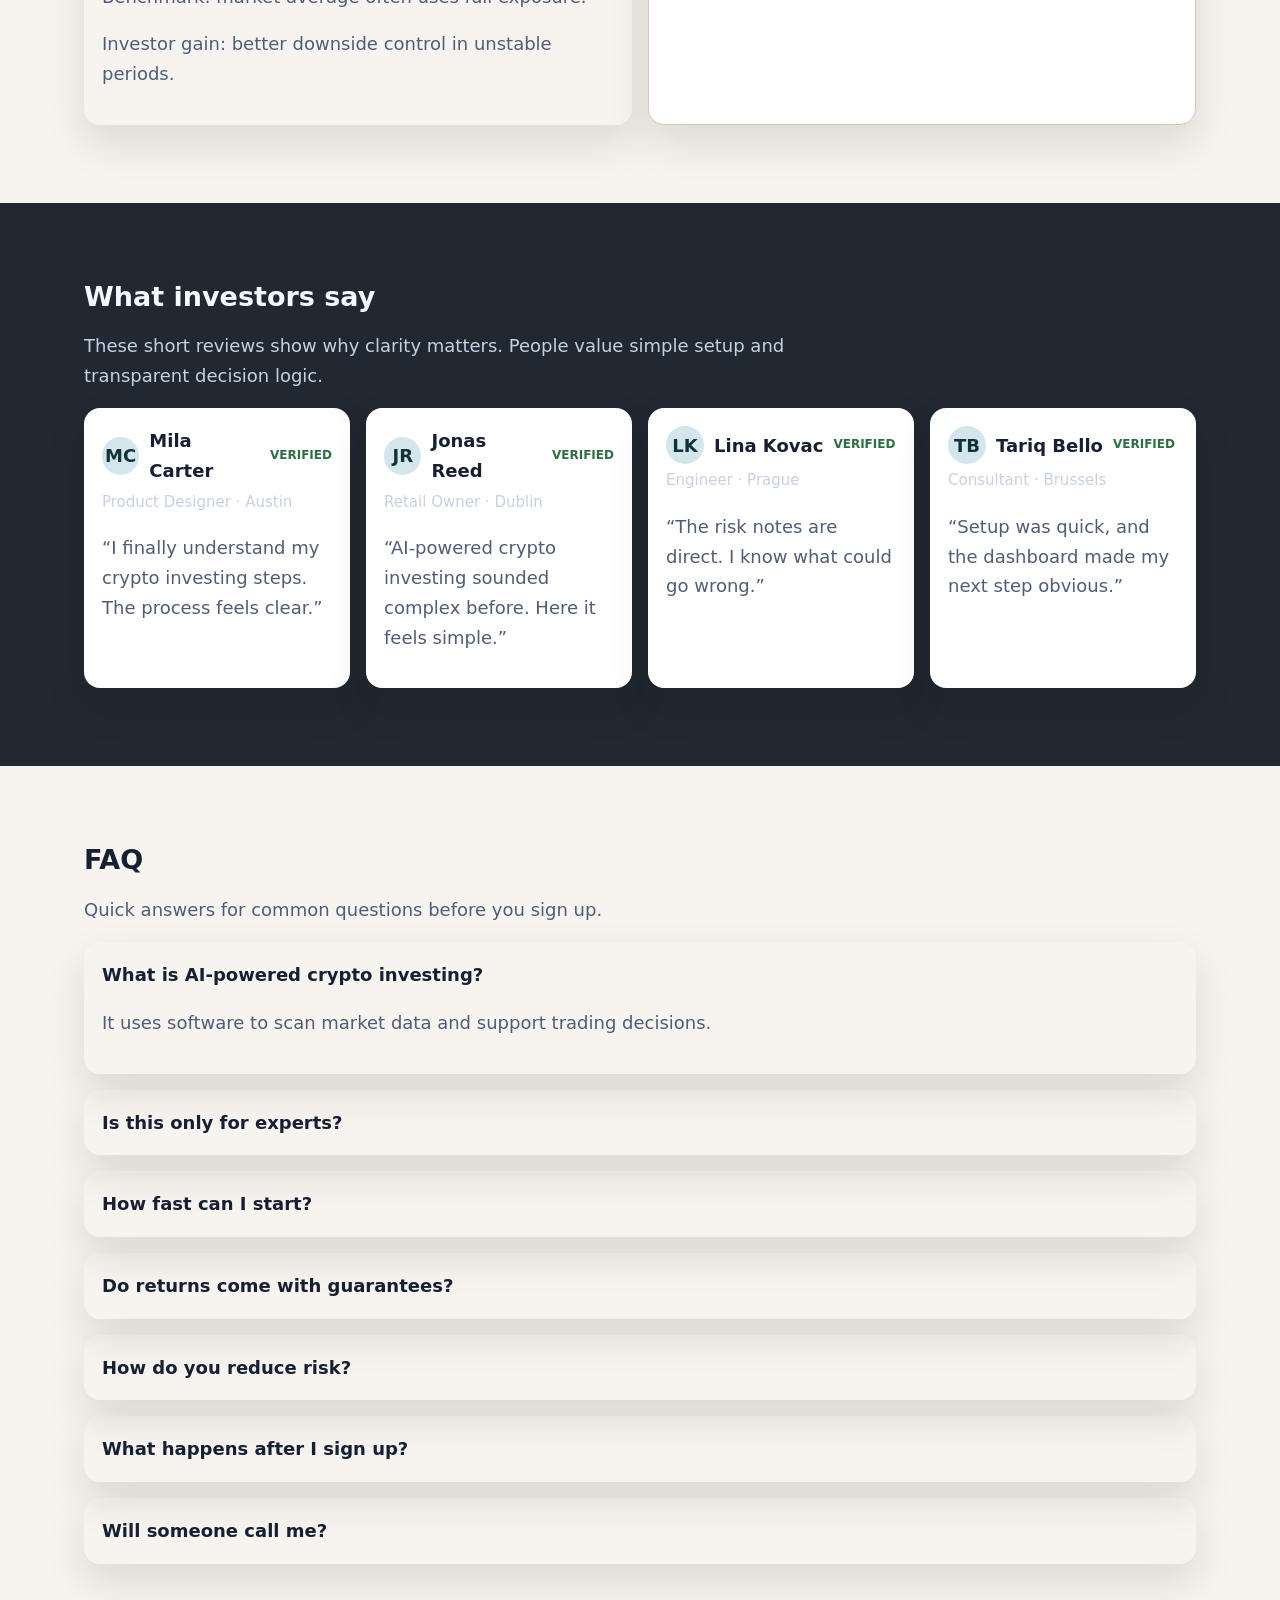
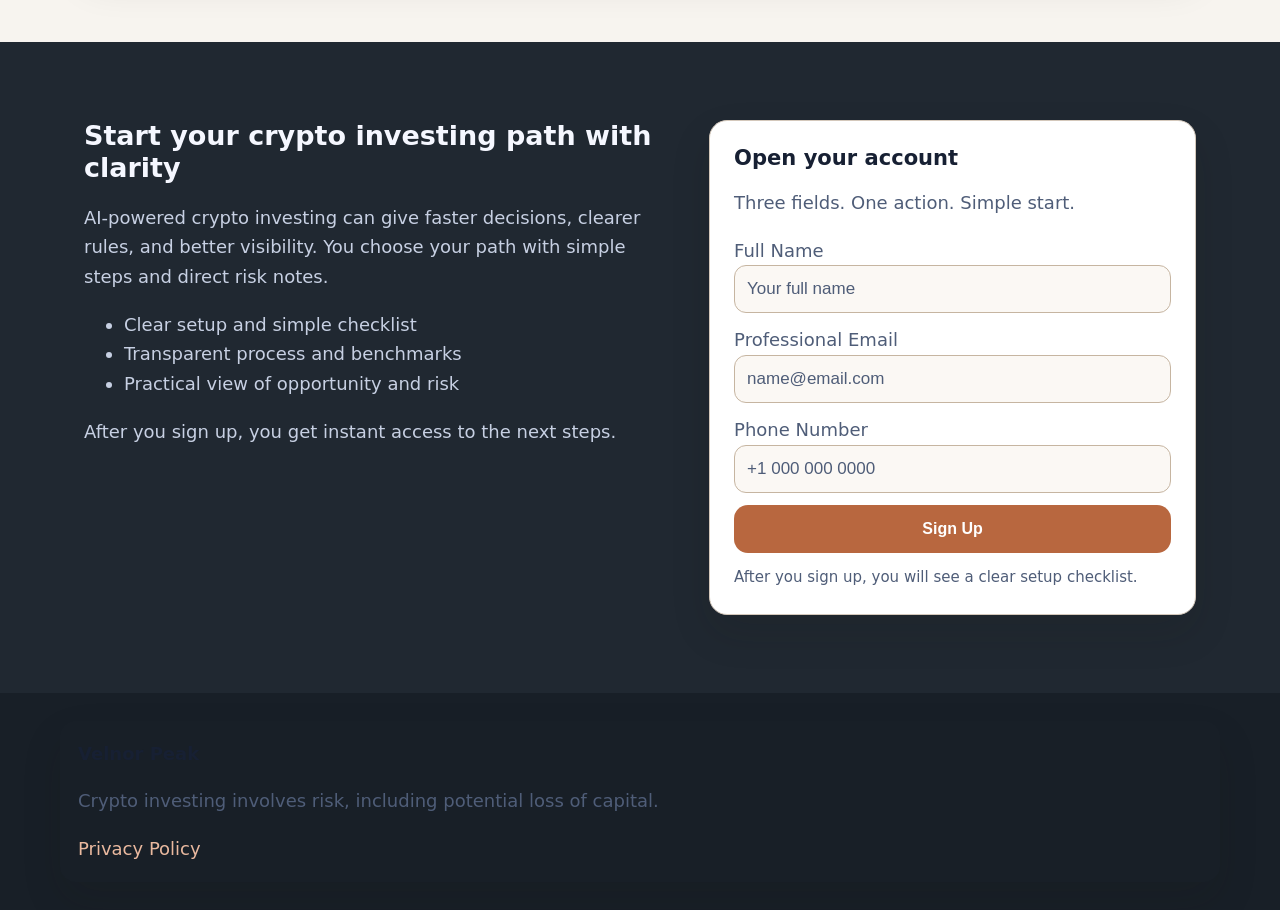
<file: be/index.html>
<!doctype html>
<!-- DESIGN SEED: 482 -->
<html lang="en">
<head>
<meta charset="utf-8" />
<meta name="viewport" content="width=device-width,initial-scale=1" />
<title>Velnor Peak | AI-Powered Crypto Investing Platform 10</title>
<meta name="description" content="Velnor Peak offers AI-powered crypto investing with simple steps, clear risk notes, and fast signup flow 10." />
<link rel="canonical" href="https://velnorpeak.com/be/index.html" />
<meta property="og:title" content="Velnor Peak | AI-Powered Crypto Investing Platform 10" /><meta property="og:description" content="Velnor Peak offers AI-powered crypto investing with simple steps, clear risk notes, and fast signup flow 10." /><meta property="og:type" content="website" />
<meta name="twitter:card" content="summary_large_image" /><meta name="twitter:title" content="Velnor Peak | AI-Powered Crypto Investing Platform 10" /><meta name="twitter:description" content="Velnor Peak offers AI-powered crypto investing with simple steps, clear risk notes, and fast signup flow 10." />
<link rel="alternate" hreflang="en" href="https://velnorpeak.com/index.html"/><link rel="alternate" hreflang="de" href="https://velnorpeak.com/de/index.html"/><link rel="alternate" hreflang="fr" href="https://velnorpeak.com/fr/index.html"/><link rel="alternate" hreflang="es" href="https://velnorpeak.com/es/index.html"/><link rel="alternate" hreflang="it" href="https://velnorpeak.com/it/index.html"/><link rel="alternate" hreflang="tr" href="https://velnorpeak.com/tr/index.html"/><link rel="alternate" hreflang="pt" href="https://velnorpeak.com/pt/index.html"/><link rel="alternate" hreflang="ja" href="https://velnorpeak.com/jp/index.html"/><link rel="alternate" hreflang="sk" href="https://velnorpeak.com/sk/index.html"/><link rel="alternate" hreflang="nl-BE" href="https://velnorpeak.com/be/index.html"/>
<link rel="stylesheet" href="../assets/style.css" />
<script type="application/ld+json">{"@context":"https://schema.org","@type":"Organization","name":"Velnor Peak"}</script>
<script type="application/ld+json">{"@context":"https://schema.org","@type":"WebSite","name":"Velnor Peak","url":"https://velnorpeak.com"}</script>
<script type="application/ld+json">{"@context":"https://schema.org","@type":"Review","reviewRating":{"@type":"Rating","ratingValue":"5"},"author":{"@type":"Person","name":"Mila Carter"},"itemReviewed":{"@type":"Service","name":"Velnor Peak crypto investing"}}</script>
<script type="application/ld+json">{"@context":"https://schema.org","@type":"FAQPage","mainEntity":[{"@type":"Question","name":"What is AI-powered crypto investing?","acceptedAnswer":{"@type":"Answer","text":"It uses software to scan data and support better crypto investing decisions."}}]}</script>
</head>
<body>
<div class="page-shell"><div class="bg-mesh"></div><div class="glow one"></div><div class="glow two"></div>
<header class="header"><div class="container nav-wrap">
<div class="brand">Velnor Peak</div>
<nav class="center-nav" aria-label="Primary"><a href="#market">Why Market</a><a href="#model">How It Works</a><a href="#metrics">Snapshot</a><a href="#faq">FAQ</a></nav>
<div class="right-zone"><div class="lang"><button class="lang-btn" aria-label="Current language">Nederlands (BE)</button><div class="lang-menu">
<a href="../index.html"><svg class="flag" viewBox="0 0 3 2" aria-hidden="true"><rect width="3" height="2" fill="#012169"/><path d="M0 0l3 2M3 0L0 2" stroke="#fff" stroke-width=".4"/><path d="M0 0l3 2M3 0L0 2" stroke="#c8102e" stroke-width=".2"/></svg>English</a>
<a href="../de/index.html"><svg class="flag" viewBox="0 0 3 2"><rect width="3" height="2" fill="#ffce00"/><rect width="3" height="1.33" fill="#dd0000"/><rect width="3" height=".66" fill="#000"/></svg>Deutsch</a>
<a href="../fr/index.html"><svg class="flag" viewBox="0 0 3 2"><rect width="1" height="2" fill="#0055a4"/><rect x="1" width="1" height="2" fill="#fff"/><rect x="2" width="1" height="2" fill="#ef4135"/></svg>Français</a>
<a href="../es/index.html"><svg class="flag" viewBox="0 0 3 2"><rect width="3" height="2" fill="#aa151b"/><rect y=".5" width="3" height="1" fill="#f1bf00"/></svg>Español</a>
<a href="../it/index.html"><svg class="flag" viewBox="0 0 3 2"><rect width="1" height="2" fill="#009246"/><rect x="1" width="1" height="2" fill="#fff"/><rect x="2" width="1" height="2" fill="#ce2b37"/></svg>Italiano</a>
<a href="../tr/index.html"><svg class="flag" viewBox="0 0 3 2"><rect width="3" height="2" fill="#e30a17"/></svg>Türkçe</a>
<a href="../pt/index.html"><svg class="flag" viewBox="0 0 3 2"><rect width="1.2" height="2" fill="#006600"/><rect x="1.2" width="1.8" height="2" fill="#ff0000"/></svg>Português</a>
<a href="../jp/index.html"><svg class="flag" viewBox="0 0 3 2"><rect width="3" height="2" fill="#fff"/><circle cx="1.5" cy="1" r=".45" fill="#bc002d"/></svg>日本語</a>
<a href="../sk/index.html"><svg class="flag" viewBox="0 0 3 2"><rect width="3" height="2" fill="#ee1c25"/><rect width="3" height="1.33" fill="#0b4ea2"/><rect width="3" height=".66" fill="#fff"/></svg>Slovak</a>
<a href="../be/index.html"><svg class="flag" viewBox="0 0 3 2"><rect width="1" height="2" fill="#000"/><rect x="1" width="1" height="2" fill="#ffe936"/><rect x="2" width="1" height="2" fill="#ef3340"/></svg>Nederlands (BE)</a>
</div></div><a class="btn btn-primary" href="#signup-final">Sign Up</a></div>
<button class="btn lang-btn mobile-toggle" aria-label="Open menu">Menu</button>
</div></header>

<div id="drawer" class="drawer" aria-hidden="true"><div class="drawer-bg"></div><aside class="drawer-panel"><button class="drawer-close" aria-label="Close menu">X</button><a href="#market">Why Market</a><a href="#model">How It Works</a><a href="#metrics">Snapshot</a><a href="#faq">FAQ</a><div class="lang"><button class="lang-btn" aria-label="Current language">Nederlands (BE)</button><div class="lang-menu">
<a href="../index.html"><svg class="flag" viewBox="0 0 3 2" aria-hidden="true"><rect width="3" height="2" fill="#012169"/><path d="M0 0l3 2M3 0L0 2" stroke="#fff" stroke-width=".4"/><path d="M0 0l3 2M3 0L0 2" stroke="#c8102e" stroke-width=".2"/></svg>English</a>
<a href="../de/index.html"><svg class="flag" viewBox="0 0 3 2"><rect width="3" height="2" fill="#ffce00"/><rect width="3" height="1.33" fill="#dd0000"/><rect width="3" height=".66" fill="#000"/></svg>Deutsch</a>
<a href="../fr/index.html"><svg class="flag" viewBox="0 0 3 2"><rect width="1" height="2" fill="#0055a4"/><rect x="1" width="1" height="2" fill="#fff"/><rect x="2" width="1" height="2" fill="#ef4135"/></svg>Français</a>
<a href="../es/index.html"><svg class="flag" viewBox="0 0 3 2"><rect width="3" height="2" fill="#aa151b"/><rect y=".5" width="3" height="1" fill="#f1bf00"/></svg>Español</a>
<a href="../it/index.html"><svg class="flag" viewBox="0 0 3 2"><rect width="1" height="2" fill="#009246"/><rect x="1" width="1" height="2" fill="#fff"/><rect x="2" width="1" height="2" fill="#ce2b37"/></svg>Italiano</a>
<a href="../tr/index.html"><svg class="flag" viewBox="0 0 3 2"><rect width="3" height="2" fill="#e30a17"/></svg>Türkçe</a>
<a href="../pt/index.html"><svg class="flag" viewBox="0 0 3 2"><rect width="1.2" height="2" fill="#006600"/><rect x="1.2" width="1.8" height="2" fill="#ff0000"/></svg>Português</a>
<a href="../jp/index.html"><svg class="flag" viewBox="0 0 3 2"><rect width="3" height="2" fill="#fff"/><circle cx="1.5" cy="1" r=".45" fill="#bc002d"/></svg>日本語</a>
<a href="../sk/index.html"><svg class="flag" viewBox="0 0 3 2"><rect width="3" height="2" fill="#ee1c25"/><rect width="3" height="1.33" fill="#0b4ea2"/><rect width="3" height=".66" fill="#fff"/></svg>Slovak</a>
<a href="../be/index.html"><svg class="flag" viewBox="0 0 3 2"><rect width="1" height="2" fill="#000"/><rect x="1" width="1" height="2" fill="#ffe936"/><rect x="2" width="1" height="2" fill="#ef3340"/></svg>Nederlands (BE)</a>
</div></div><a class="btn btn-primary" href="#signup-final">Sign Up</a></aside></div>

<main>
<section class="section light hero"><div class="container hero-grid"><div>
<h1>AI-powered crypto investing with a clear plan</h1>
<p class="section-intro">Velnor Peak gives investors a simple way to access crypto investing. AI-powered crypto investing matters now because markets move fast and data changes every minute. You get a clear process, visible risk controls, and direct progress tracking. After you sign up, you get instant access to the next steps.</p>
<div class="performance-panel hero-panel"><h3>Typical outcome range</h3><div class="range-grid"><div class="range-box"><div class="range-value">8–15%</div><div class="range-label">Monthly range</div></div><div class="range-box"><div class="range-value">80–200%</div><div class="range-label">Annual range</div></div></div><p class="mini-disclaimer">Returns depend on market conditions. Not guaranteed.</p></div>
</div>
<div class="form-card"><h3 class="form-title">Start your access</h3><p class="form-sub">Simple form. Fast setup. No calls.</p><form class="form-stack"><label>Full Name<input placeholder="Your full name" /></label><label>Professional Email<input type="email" placeholder="name@email.com" /></label><label>Phone Number<input type="tel" placeholder="+1 000 000 0000" /></label><button class="btn btn-primary" type="submit">Sign Up</button><small>We may send a short email to confirm your details.</small></form></div>
</div></section>

<section id="market" class="section dark"><div class="container"><h2>Why crypto investing is growing now</h2><p class="section-intro">Digital payments and tokenized assets are becoming part of daily finance. AI-powered crypto investing helps react faster to that change.</p><div class="grid-3"><article class="card"><h3>Adoption expands</h3><p>More payment tools now include blockchain options for normal users.</p><p class="muted">Meaning: demand has a wider base.</p></article><article class="card"><h3>Data speed wins</h3><p>AI reads price and flow changes before manual checks finish.</p><p class="muted">Meaning: decisions can be faster and calmer.</p></article><article class="card"><h3>Access is easier</h3><p>Entry tools improved, so setup takes hours, not weeks.</p><p class="muted">Meaning: lower friction for new investors.</p></article></div><p>Investor gain: clearer timing signals and easier entry into crypto investing.</p></div></section>

<section id="model" class="section light"><div class="container"><h2>How AI-powered crypto investing works</h2><p class="section-intro">Here is the model in simple steps. Each step explains action, review, and control.</p><div class="grid-2"><article class="card"><h3>Signal scan</h3><ul><li>AI tracks momentum, volume, and trend breaks.</li><li>Human team checks if the move is real.</li><li>Weak signals are removed early.</li></ul><p>Investor gain: fewer random entries.</p></article><article class="card"><h3>Execution loop</h3><ul><li>Capital enters in layers, not all at once.</li><li>Exit rules lock gains or limit losses.</li><li>Risk cap keeps one trade from dominating.</li></ul><p>Investor gain: a more controlled growth path.</p></article></div>
<div class="visual-card"><h4>Allocation mix view</h4><div class="alloc-bar"><div class="seg a">Core 38%</div><div class="seg b">Momentum 34%</div><div class="seg c">Reserve 28%</div></div><p>Benchmark: market average often keeps less reserve.</p><p>What it means: reserve capital can soften sudden drops.</p><p>Investor gain: flexibility during unstable weeks.</p></div></div></section>

<section class="section dark"><div class="container"><h2>24-hour setup process</h2><p class="section-intro">The setup is short and practical. You can complete it in one day.</p><div class="steps"><article class="process-card"><div class="step-time">5 Minute</div><div class="step-title">Create account</div><p class="step-line">Enter details and confirm secure access.</p></article><article class="process-card"><div class="step-time">1–6 Hour</div><div class="step-title">Review options</div><p class="step-line">Check clear strategy paths and risk notes.</p></article><article class="process-card"><div class="step-time">6–12 Hour</div><div class="step-title">Set preferences</div><p class="step-line">Choose pace, alerts, and limit settings.</p></article><article class="process-card"><div class="step-time">12–24 Hour</div><div class="step-title">Activate tracking</div><p class="step-line">Start dashboard with first live signals.</p></article></div><p>Most people finish setup in 24 hours.</p><p>After you sign up, you will see a clear setup checklist.</p></div></section>

<section id="metrics" class="section light"><div class="container"><h2>Performance snapshot for crypto investing</h2><p class="section-intro">These numbers show potential behavior, not a promise. They compare observed outcomes with a simple market baseline.</p><div class="grid-2"><article class="visual-card"><h4>Monthly consistency comparison</h4><div class="compare"><div class="row"><span>Velnor Peak</span><div class="track"><div class="fill" style="width:72%"></div><div class="base-marker"></div></div><b>72%</b></div><div class="row"><span>Market avg</span><div class="track"><div class="fill" style="width:58%"></div><div class="base-marker"></div></div><b>58%</b></div></div><p>Baseline marker: 60% consistency line.</p><p>Investor gain: steadier behavior can support better planning.</p></article><article class="visual-card"><h4>Cycle resilience rings</h4><div class="rings"><div class="ring"><span>68%</span></div><div class="ring" style="background:conic-gradient(var(--accent-b) 0 61%,#e8dfd3 61% 100%)"><span>61%</span></div></div><p>Left: favorable months. Right: mixed months.</p><p>What it means: outcomes can remain active in changing cycles.</p><p>Investor gain: broader chances to capture movement.</p></article></div></div></section>

<section class="section dark"><div class="container"><h2>What drives returns in AI-powered crypto investing</h2><p class="section-intro">Returns usually come from three simple drivers. We monitor each driver and adjust exposure quickly.</p><div class="grid-2"><article class="visual-card"><h4>Return driver waterfall</h4><div class="waterfall"><div class="wbar"><b>Timing</b></div><div class="wbar"><b>Selection</b></div><div class="wbar"><b>Risk rules</b></div><div class="wbar"><b>Fees impact</b></div></div><p>Benchmark: fees reduce part of raw gains.</p><p>What it means: process quality matters more than single picks.</p><p>Investor gain: more repeatable decision structure.</p></article><article class="card"><h3>Simple insight loop</h3><ul><li>Track market mood, not headlines only.</li><li>Use entries with clear invalidation points.</li><li>Cut weak setups quickly and reallocate.</li></ul><p>Investor gain: less emotional trading pressure.</p></article></div></div></section>

<section class="section light"><div class="container"><h2>Main risks and how we reduce them</h2><p class="section-intro">Every investment has risk. We explain the core risks in plain language and show practical controls.</p><div class="grid-2"><article class="visual-card"><h4>Risk matrix</h4><div class="matrix"><div class="cell"><strong>High move + High speed</strong><p>Use smaller position sizes.</p></div><div class="cell"><strong>High move + Low speed</strong><p>Use staged entries and exits.</p></div><div class="cell"><strong>Low move + High speed</strong><p>Wait for confirmation before entry.</p></div><div class="cell"><strong>Low move + Low speed</strong><p>Hold reserve capital for better setups.</p></div></div><p>Benchmark: market average often uses full exposure.</p><p>Investor gain: better downside control in unstable periods.</p></article><article class="card"><h3>Risk notes</h3><ul><li>Crypto prices can swing fast in hours.</li><li>Signals can fail when news shocks the market.</li><li>Past outcomes do not promise future results.</li></ul><p>What this means: stay disciplined and use clear limits.</p></article></div></div></section>

<section class="section dark"><div class="container"><h2>What investors say</h2><p class="section-intro">These short reviews show why clarity matters. People value simple setup and transparent decision logic.</p><div class="review-grid">
<article class="review-card"><div class="rev-head"><div class="avatar">MC</div><strong>Mila Carter</strong><span class="verified">VERIFIED</span></div><small>Product Designer · Austin</small><p>“I finally understand my crypto investing steps. The process feels clear.”</p></article>
<article class="review-card"><div class="rev-head"><div class="avatar">JR</div><strong>Jonas Reed</strong><span class="verified">VERIFIED</span></div><small>Retail Owner · Dublin</small><p>“AI-powered crypto investing sounded complex before. Here it feels simple.”</p></article>
<article class="review-card"><div class="rev-head"><div class="avatar">LK</div><strong>Lina Kovac</strong><span class="verified">VERIFIED</span></div><small>Engineer · Prague</small><p>“The risk notes are direct. I know what could go wrong.”</p></article>
<article class="review-card"><div class="rev-head"><div class="avatar">TB</div><strong>Tariq Bello</strong><span class="verified">VERIFIED</span></div><small>Consultant · Brussels</small><p>“Setup was quick, and the dashboard made my next step obvious.”</p></article>
</div></div></section>

<section id="faq" class="section light"><div class="container"><h2>FAQ</h2><p class="section-intro">Quick answers for common questions before you sign up.</p><div class="faq-list">
<details class="faq-item" open><summary>What is AI-powered crypto investing?</summary><p>It uses software to scan market data and support trading decisions.</p></details>
<details class="faq-item"><summary>Is this only for experts?</summary><p>No. It is built for investors who want a clear process.</p></details>
<details class="faq-item"><summary>How fast can I start?</summary><p>Most people complete setup in 24 hours.</p></details>
<details class="faq-item"><summary>Do returns come with guarantees?</summary><p>No. Returns depend on market conditions and are never guaranteed.</p></details>
<details class="faq-item"><summary>How do you reduce risk?</summary><p>Through position limits, staged entries, and strict exit rules.</p></details>
<details class="faq-item"><summary>What happens after I sign up?</summary><p>After you sign up, you can review the options and choose what to do next.</p></details>
<details class="faq-item"><summary>Will someone call me?</summary><p>No calls. We may send a short email to confirm details.</p></details>
</div></div></section>

<section id="signup-final" class="section dark"><div class="container hero-grid"><div><h2>Start your crypto investing path with clarity</h2><p class="section-intro">AI-powered crypto investing can give faster decisions, clearer rules, and better visibility. You choose your path with simple steps and direct risk notes.</p><ul><li>Clear setup and simple checklist</li><li>Transparent process and benchmarks</li><li>Practical view of opportunity and risk</li></ul><p>After you sign up, you get instant access to the next steps.</p></div><div class="form-card"><h3>Open your account</h3><p>Three fields. One action. Simple start.</p><form class="form-stack"><label>Full Name<input placeholder="Your full name" /></label><label>Professional Email<input type="email" placeholder="name@email.com" /></label><label>Phone Number<input type="tel" placeholder="+1 000 000 0000" /></label><button class="btn btn-primary" type="submit">Sign Up</button><small>After you sign up, you will see a clear setup checklist.</small></form></div></div></section>
</main>

<footer class="footer"><div class="container footer-panel"><strong>Velnor Peak</strong><p>Crypto investing involves risk, including potential loss of capital.</p><a href="#" class="privacy-open">Privacy Policy</a></div></footer>

<div id="privacyModal" class="modal" aria-hidden="true"><div class="modal-bg"></div><div class="modal-card"><button class="modal-top-close" aria-label="Close privacy">X</button><h3>Privacy Policy</h3><p>Introduction: We explain how we handle data in clear language.</p><p>Data collection: We collect name, email, phone, and usage events.</p><p>Legal basis: We process data for service delivery and legal duties.</p><p>Cookies: We use cookies for security and performance analytics.</p><p>Retention: Data is kept only as long as needed.</p><p>Third-party sharing: Limited partners help with hosting and email delivery.</p><p>Security: Encryption and access controls protect stored information.</p><p>User rights: You can ask to access, correct, or delete your data.</p><p>International transfers: Data may be processed in other countries with safeguards.</p><p>Industry risk disclosure: Digital asset markets can be volatile and change quickly.</p><p>Contact: privacy@velnorpeak.com</p><div class="modal-footer"><button class="btn lang-btn modal-bottom-close">Close</button></div></div></div>

</div>
<script defer src="../assets/app.js"></script>
</body></html>
</file>
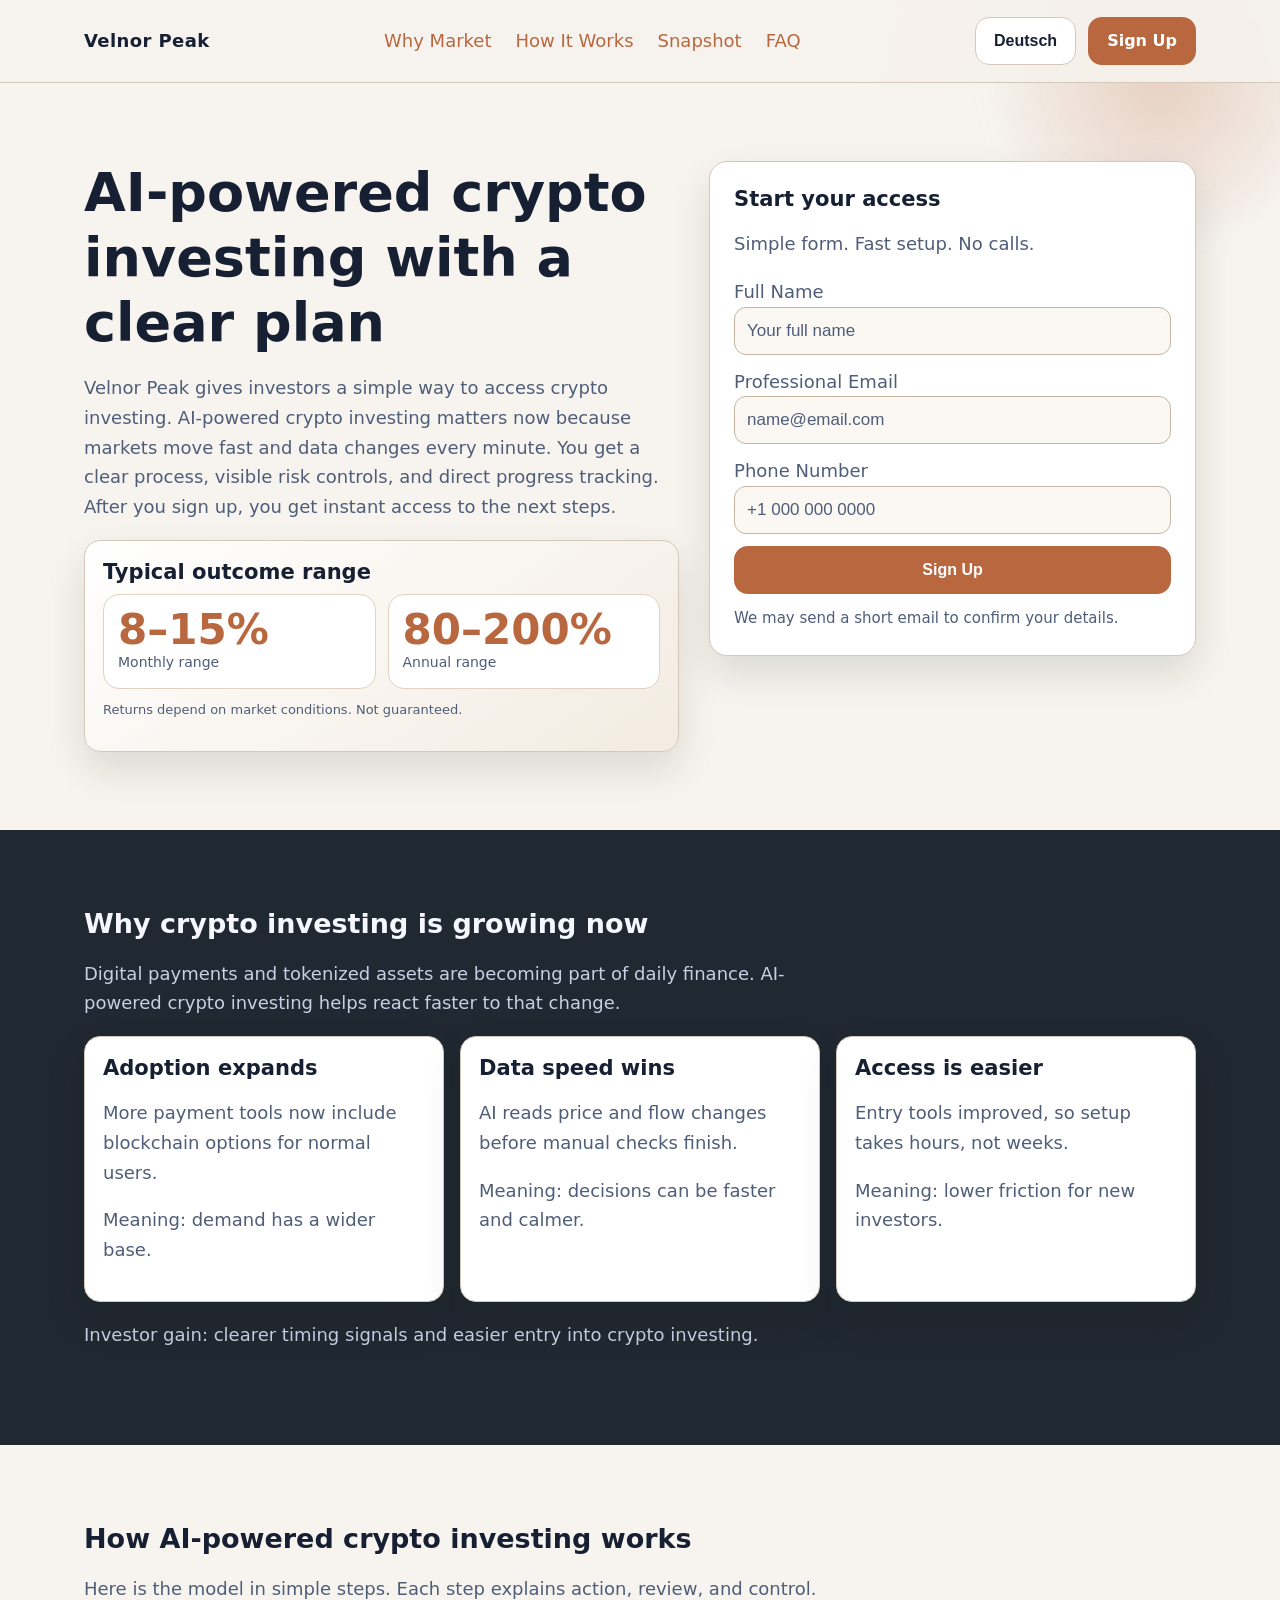
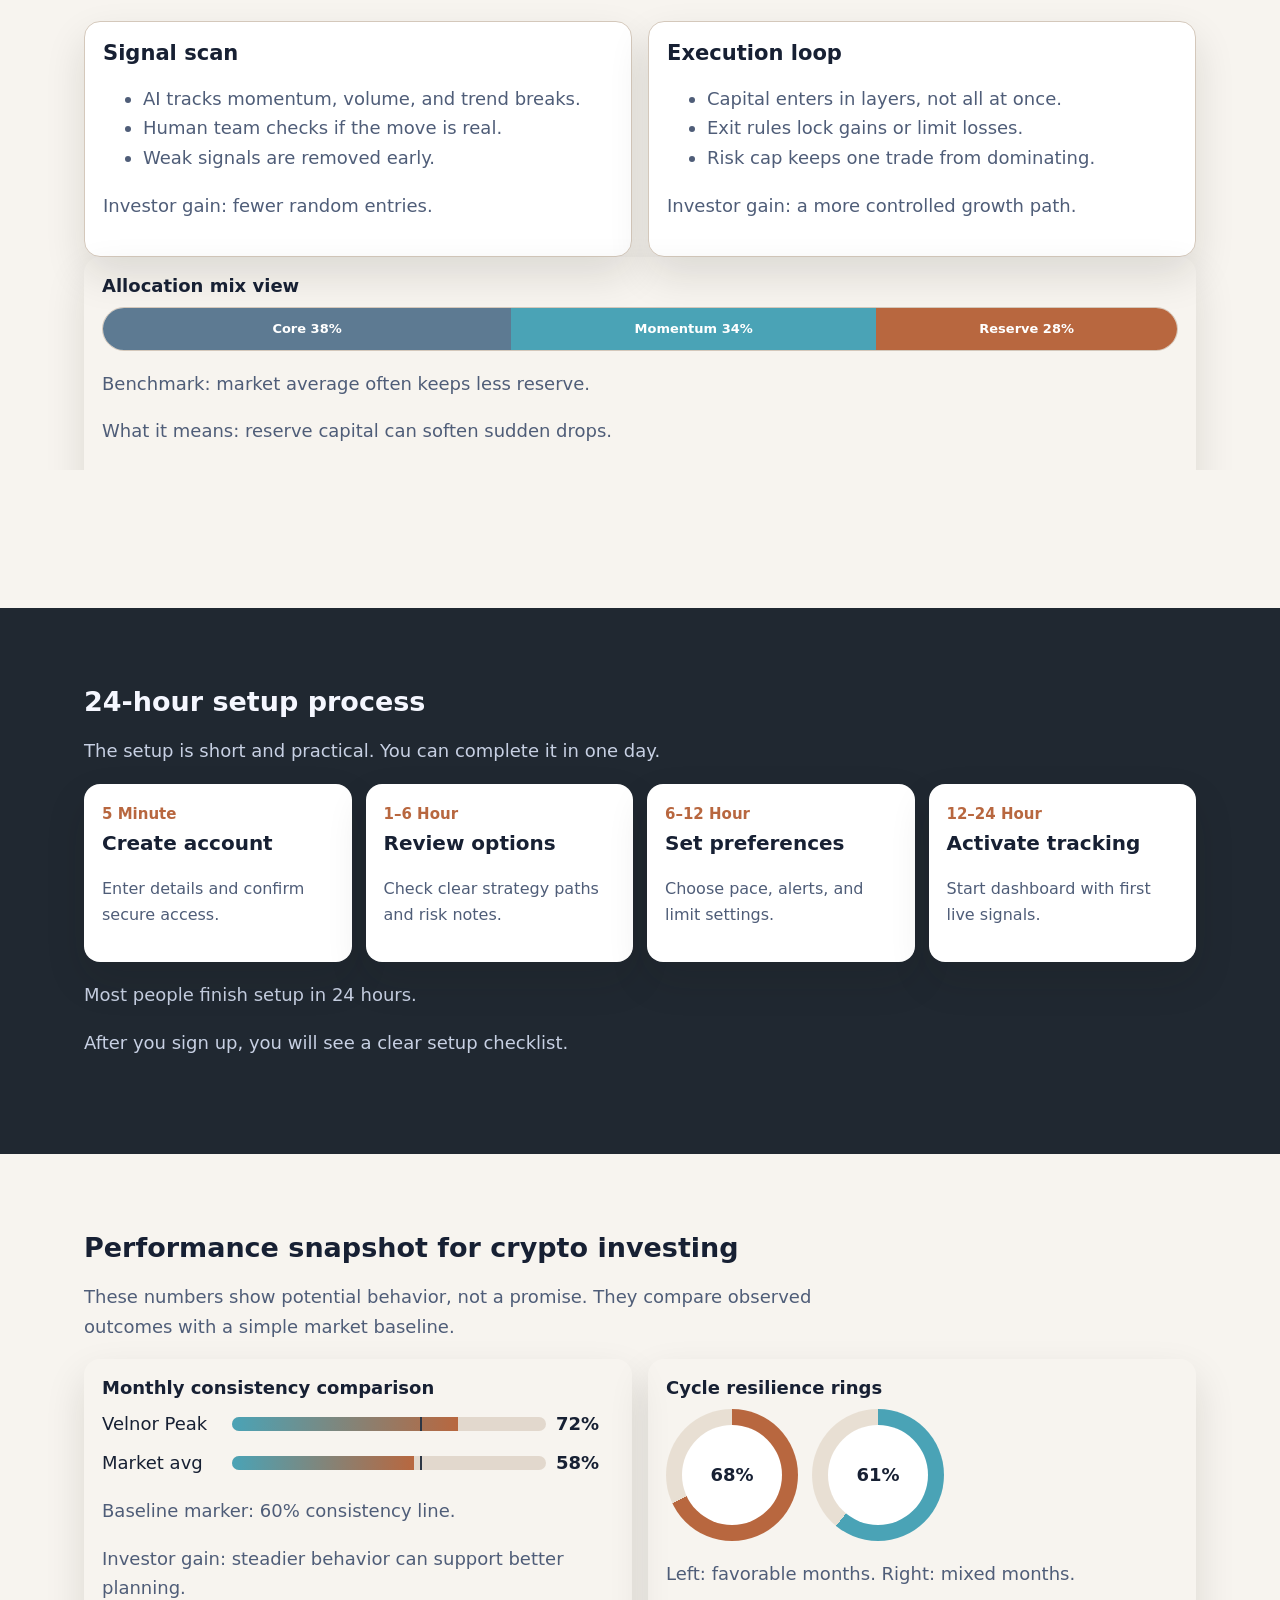
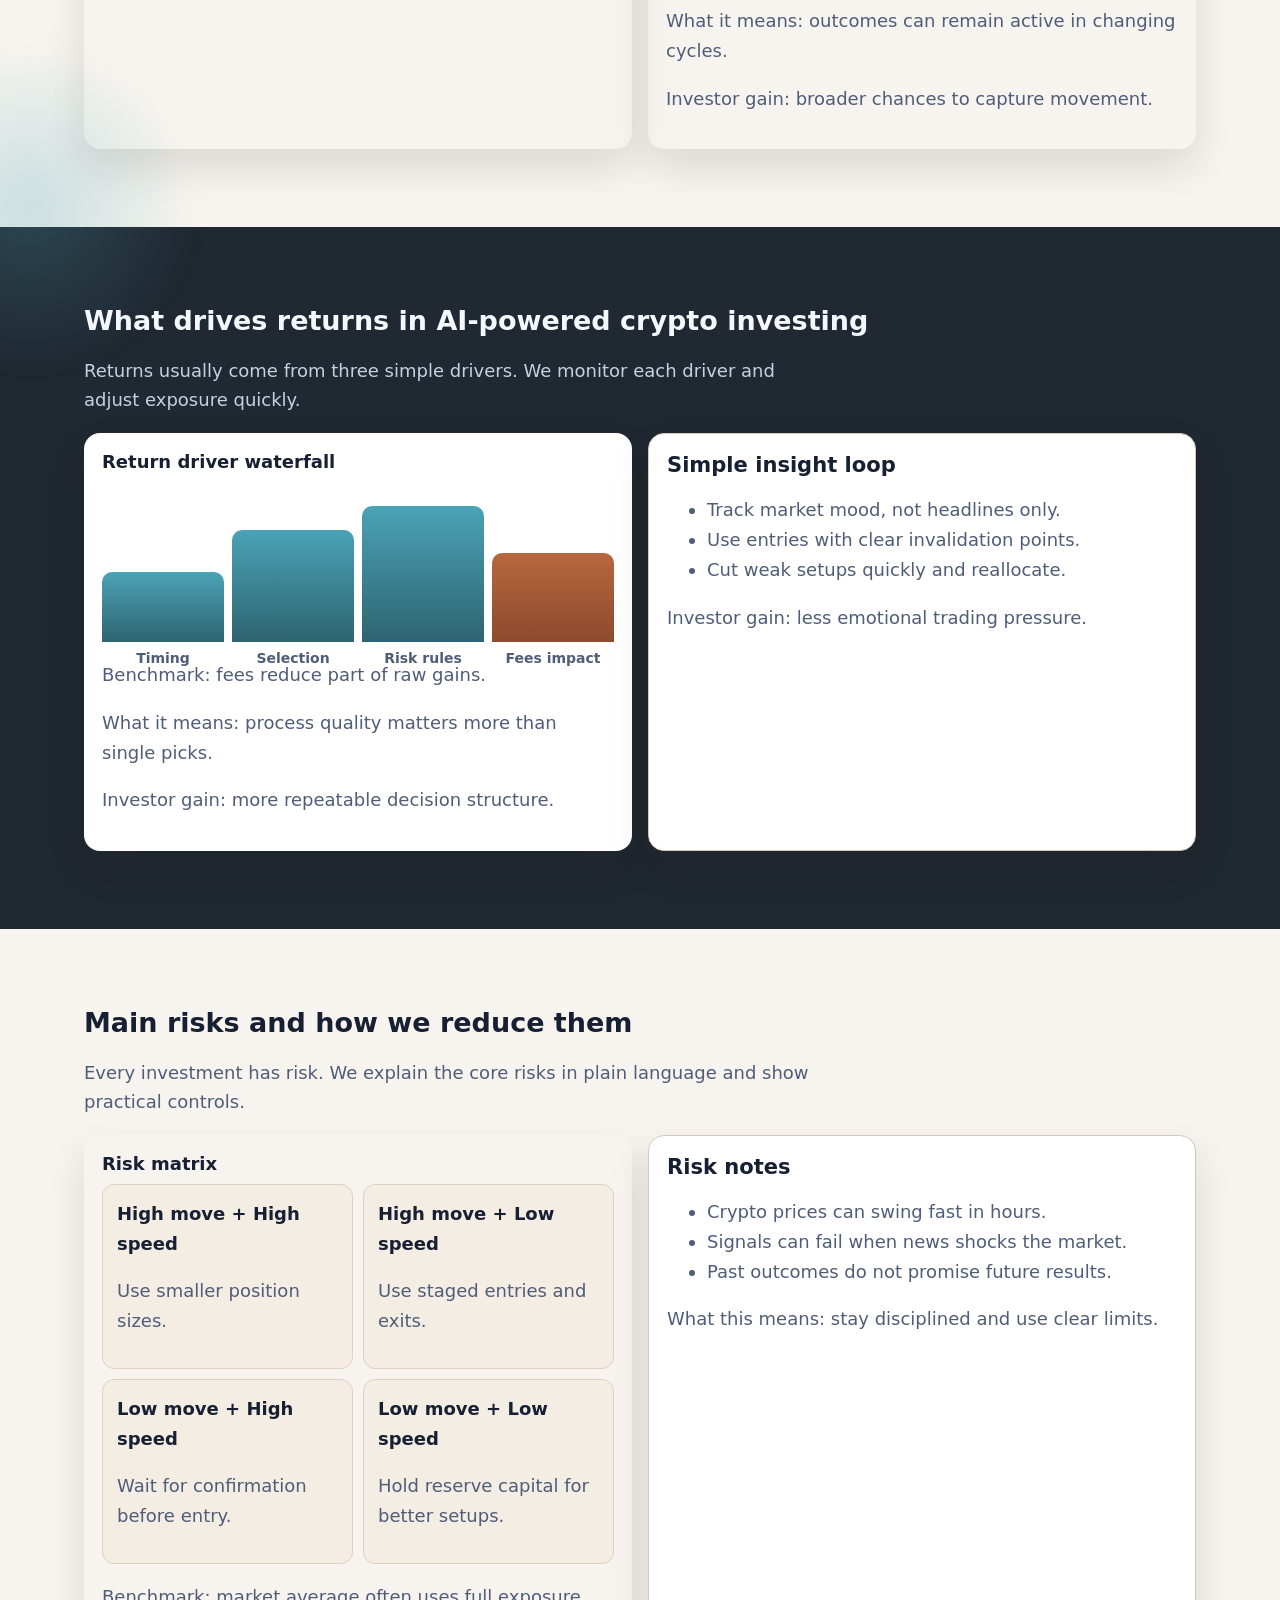
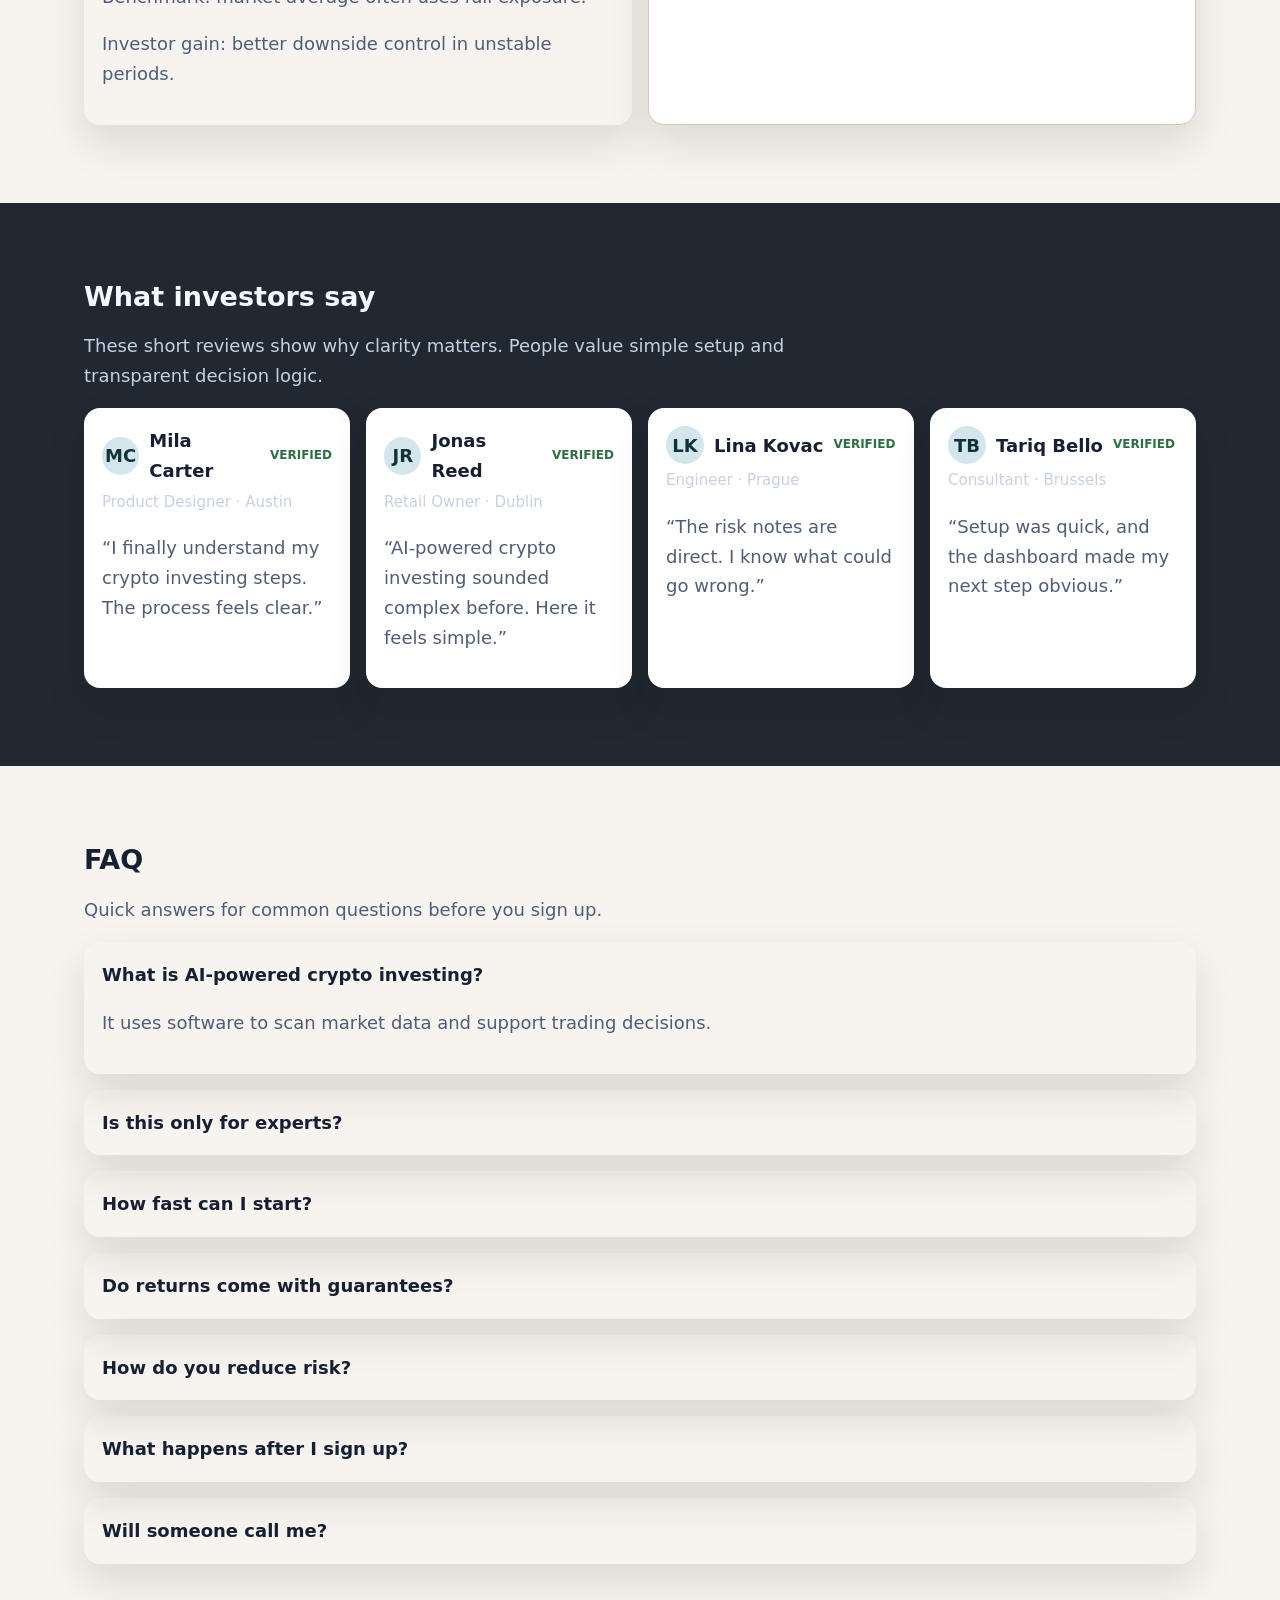
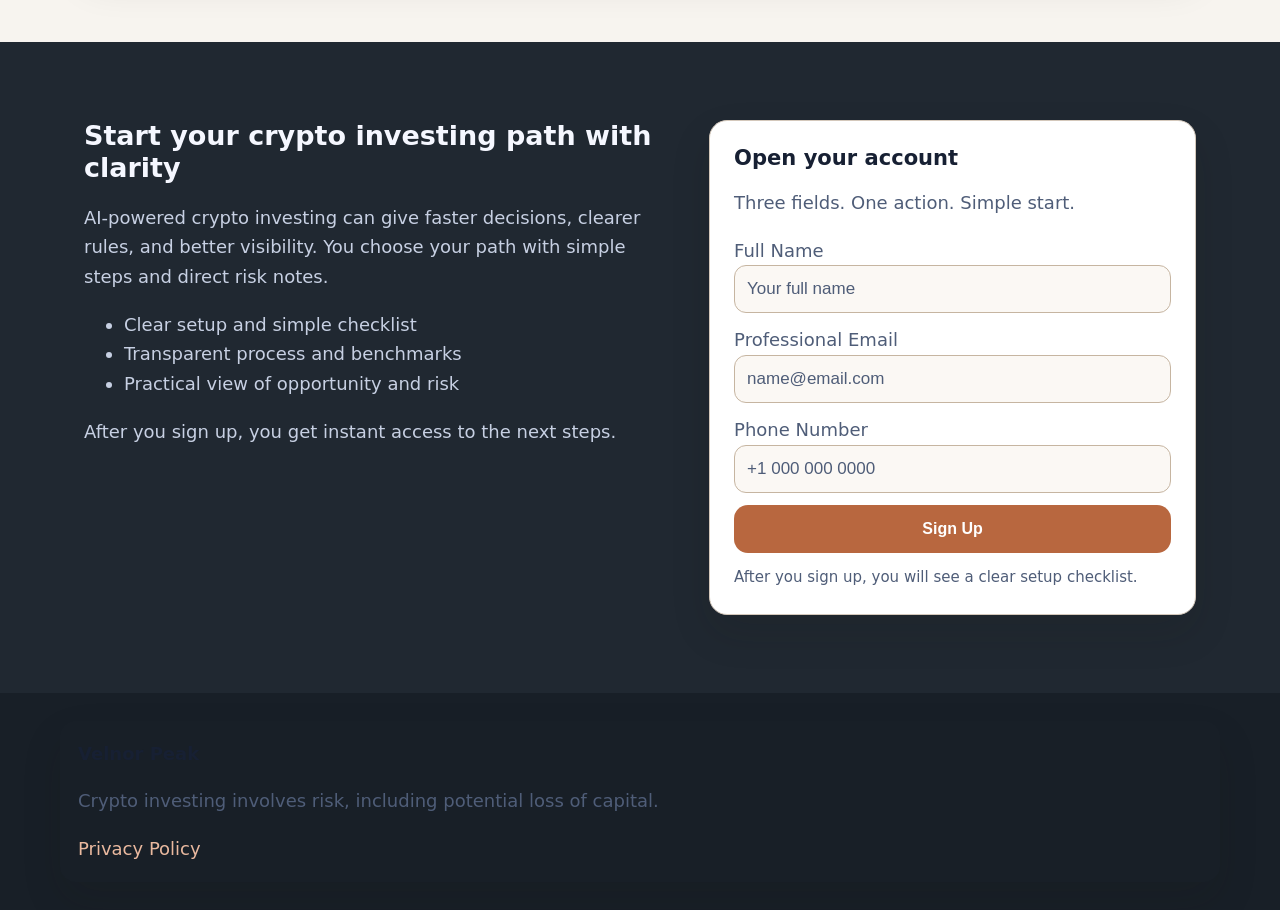
<file: de/index.html>
<!doctype html>
<!-- DESIGN SEED: 482 -->
<html lang="en">
<head>
<meta charset="utf-8" />
<meta name="viewport" content="width=device-width,initial-scale=1" />
<title>Velnor Peak | AI-Powered Crypto Investing Platform 2</title>
<meta name="description" content="Velnor Peak offers AI-powered crypto investing with simple steps, clear risk notes, and fast signup flow 2." />
<link rel="canonical" href="https://velnorpeak.com/de/index.html" />
<meta property="og:title" content="Velnor Peak | AI-Powered Crypto Investing Platform 2" /><meta property="og:description" content="Velnor Peak offers AI-powered crypto investing with simple steps, clear risk notes, and fast signup flow 2." /><meta property="og:type" content="website" />
<meta name="twitter:card" content="summary_large_image" /><meta name="twitter:title" content="Velnor Peak | AI-Powered Crypto Investing Platform 2" /><meta name="twitter:description" content="Velnor Peak offers AI-powered crypto investing with simple steps, clear risk notes, and fast signup flow 2." />
<link rel="alternate" hreflang="en" href="https://velnorpeak.com/index.html"/><link rel="alternate" hreflang="de" href="https://velnorpeak.com/de/index.html"/><link rel="alternate" hreflang="fr" href="https://velnorpeak.com/fr/index.html"/><link rel="alternate" hreflang="es" href="https://velnorpeak.com/es/index.html"/><link rel="alternate" hreflang="it" href="https://velnorpeak.com/it/index.html"/><link rel="alternate" hreflang="tr" href="https://velnorpeak.com/tr/index.html"/><link rel="alternate" hreflang="pt" href="https://velnorpeak.com/pt/index.html"/><link rel="alternate" hreflang="ja" href="https://velnorpeak.com/jp/index.html"/><link rel="alternate" hreflang="sk" href="https://velnorpeak.com/sk/index.html"/><link rel="alternate" hreflang="nl-BE" href="https://velnorpeak.com/be/index.html"/>
<link rel="stylesheet" href="../assets/style.css" />
<script type="application/ld+json">{"@context":"https://schema.org","@type":"Organization","name":"Velnor Peak"}</script>
<script type="application/ld+json">{"@context":"https://schema.org","@type":"WebSite","name":"Velnor Peak","url":"https://velnorpeak.com"}</script>
<script type="application/ld+json">{"@context":"https://schema.org","@type":"Review","reviewRating":{"@type":"Rating","ratingValue":"5"},"author":{"@type":"Person","name":"Mila Carter"},"itemReviewed":{"@type":"Service","name":"Velnor Peak crypto investing"}}</script>
<script type="application/ld+json">{"@context":"https://schema.org","@type":"FAQPage","mainEntity":[{"@type":"Question","name":"What is AI-powered crypto investing?","acceptedAnswer":{"@type":"Answer","text":"It uses software to scan data and support better crypto investing decisions."}}]}</script>
</head>
<body>
<div class="page-shell"><div class="bg-mesh"></div><div class="glow one"></div><div class="glow two"></div>
<header class="header"><div class="container nav-wrap">
<div class="brand">Velnor Peak</div>
<nav class="center-nav" aria-label="Primary"><a href="#market">Why Market</a><a href="#model">How It Works</a><a href="#metrics">Snapshot</a><a href="#faq">FAQ</a></nav>
<div class="right-zone"><div class="lang"><button class="lang-btn" aria-label="Current language">Deutsch</button><div class="lang-menu">
<a href="../index.html"><svg class="flag" viewBox="0 0 3 2" aria-hidden="true"><rect width="3" height="2" fill="#012169"/><path d="M0 0l3 2M3 0L0 2" stroke="#fff" stroke-width=".4"/><path d="M0 0l3 2M3 0L0 2" stroke="#c8102e" stroke-width=".2"/></svg>English</a>
<a href="../de/index.html"><svg class="flag" viewBox="0 0 3 2"><rect width="3" height="2" fill="#ffce00"/><rect width="3" height="1.33" fill="#dd0000"/><rect width="3" height=".66" fill="#000"/></svg>Deutsch</a>
<a href="../fr/index.html"><svg class="flag" viewBox="0 0 3 2"><rect width="1" height="2" fill="#0055a4"/><rect x="1" width="1" height="2" fill="#fff"/><rect x="2" width="1" height="2" fill="#ef4135"/></svg>Français</a>
<a href="../es/index.html"><svg class="flag" viewBox="0 0 3 2"><rect width="3" height="2" fill="#aa151b"/><rect y=".5" width="3" height="1" fill="#f1bf00"/></svg>Español</a>
<a href="../it/index.html"><svg class="flag" viewBox="0 0 3 2"><rect width="1" height="2" fill="#009246"/><rect x="1" width="1" height="2" fill="#fff"/><rect x="2" width="1" height="2" fill="#ce2b37"/></svg>Italiano</a>
<a href="../tr/index.html"><svg class="flag" viewBox="0 0 3 2"><rect width="3" height="2" fill="#e30a17"/></svg>Türkçe</a>
<a href="../pt/index.html"><svg class="flag" viewBox="0 0 3 2"><rect width="1.2" height="2" fill="#006600"/><rect x="1.2" width="1.8" height="2" fill="#ff0000"/></svg>Português</a>
<a href="../jp/index.html"><svg class="flag" viewBox="0 0 3 2"><rect width="3" height="2" fill="#fff"/><circle cx="1.5" cy="1" r=".45" fill="#bc002d"/></svg>日本語</a>
<a href="../sk/index.html"><svg class="flag" viewBox="0 0 3 2"><rect width="3" height="2" fill="#ee1c25"/><rect width="3" height="1.33" fill="#0b4ea2"/><rect width="3" height=".66" fill="#fff"/></svg>Slovak</a>
<a href="../be/index.html"><svg class="flag" viewBox="0 0 3 2"><rect width="1" height="2" fill="#000"/><rect x="1" width="1" height="2" fill="#ffe936"/><rect x="2" width="1" height="2" fill="#ef3340"/></svg>Nederlands (BE)</a>
</div></div><a class="btn btn-primary" href="#signup-final">Sign Up</a></div>
<button class="btn lang-btn mobile-toggle" aria-label="Open menu">Menu</button>
</div></header>

<div id="drawer" class="drawer" aria-hidden="true"><div class="drawer-bg"></div><aside class="drawer-panel"><button class="drawer-close" aria-label="Close menu">X</button><a href="#market">Why Market</a><a href="#model">How It Works</a><a href="#metrics">Snapshot</a><a href="#faq">FAQ</a><div class="lang"><button class="lang-btn" aria-label="Current language">Deutsch</button><div class="lang-menu">
<a href="../index.html"><svg class="flag" viewBox="0 0 3 2" aria-hidden="true"><rect width="3" height="2" fill="#012169"/><path d="M0 0l3 2M3 0L0 2" stroke="#fff" stroke-width=".4"/><path d="M0 0l3 2M3 0L0 2" stroke="#c8102e" stroke-width=".2"/></svg>English</a>
<a href="../de/index.html"><svg class="flag" viewBox="0 0 3 2"><rect width="3" height="2" fill="#ffce00"/><rect width="3" height="1.33" fill="#dd0000"/><rect width="3" height=".66" fill="#000"/></svg>Deutsch</a>
<a href="../fr/index.html"><svg class="flag" viewBox="0 0 3 2"><rect width="1" height="2" fill="#0055a4"/><rect x="1" width="1" height="2" fill="#fff"/><rect x="2" width="1" height="2" fill="#ef4135"/></svg>Français</a>
<a href="../es/index.html"><svg class="flag" viewBox="0 0 3 2"><rect width="3" height="2" fill="#aa151b"/><rect y=".5" width="3" height="1" fill="#f1bf00"/></svg>Español</a>
<a href="../it/index.html"><svg class="flag" viewBox="0 0 3 2"><rect width="1" height="2" fill="#009246"/><rect x="1" width="1" height="2" fill="#fff"/><rect x="2" width="1" height="2" fill="#ce2b37"/></svg>Italiano</a>
<a href="../tr/index.html"><svg class="flag" viewBox="0 0 3 2"><rect width="3" height="2" fill="#e30a17"/></svg>Türkçe</a>
<a href="../pt/index.html"><svg class="flag" viewBox="0 0 3 2"><rect width="1.2" height="2" fill="#006600"/><rect x="1.2" width="1.8" height="2" fill="#ff0000"/></svg>Português</a>
<a href="../jp/index.html"><svg class="flag" viewBox="0 0 3 2"><rect width="3" height="2" fill="#fff"/><circle cx="1.5" cy="1" r=".45" fill="#bc002d"/></svg>日本語</a>
<a href="../sk/index.html"><svg class="flag" viewBox="0 0 3 2"><rect width="3" height="2" fill="#ee1c25"/><rect width="3" height="1.33" fill="#0b4ea2"/><rect width="3" height=".66" fill="#fff"/></svg>Slovak</a>
<a href="../be/index.html"><svg class="flag" viewBox="0 0 3 2"><rect width="1" height="2" fill="#000"/><rect x="1" width="1" height="2" fill="#ffe936"/><rect x="2" width="1" height="2" fill="#ef3340"/></svg>Nederlands (BE)</a>
</div></div><a class="btn btn-primary" href="#signup-final">Sign Up</a></aside></div>

<main>
<section class="section light hero"><div class="container hero-grid"><div>
<h1>AI-powered crypto investing with a clear plan</h1>
<p class="section-intro">Velnor Peak gives investors a simple way to access crypto investing. AI-powered crypto investing matters now because markets move fast and data changes every minute. You get a clear process, visible risk controls, and direct progress tracking. After you sign up, you get instant access to the next steps.</p>
<div class="performance-panel hero-panel"><h3>Typical outcome range</h3><div class="range-grid"><div class="range-box"><div class="range-value">8–15%</div><div class="range-label">Monthly range</div></div><div class="range-box"><div class="range-value">80–200%</div><div class="range-label">Annual range</div></div></div><p class="mini-disclaimer">Returns depend on market conditions. Not guaranteed.</p></div>
</div>
<div class="form-card"><h3 class="form-title">Start your access</h3><p class="form-sub">Simple form. Fast setup. No calls.</p><form class="form-stack"><label>Full Name<input placeholder="Your full name" /></label><label>Professional Email<input type="email" placeholder="name@email.com" /></label><label>Phone Number<input type="tel" placeholder="+1 000 000 0000" /></label><button class="btn btn-primary" type="submit">Sign Up</button><small>We may send a short email to confirm your details.</small></form></div>
</div></section>

<section id="market" class="section dark"><div class="container"><h2>Why crypto investing is growing now</h2><p class="section-intro">Digital payments and tokenized assets are becoming part of daily finance. AI-powered crypto investing helps react faster to that change.</p><div class="grid-3"><article class="card"><h3>Adoption expands</h3><p>More payment tools now include blockchain options for normal users.</p><p class="muted">Meaning: demand has a wider base.</p></article><article class="card"><h3>Data speed wins</h3><p>AI reads price and flow changes before manual checks finish.</p><p class="muted">Meaning: decisions can be faster and calmer.</p></article><article class="card"><h3>Access is easier</h3><p>Entry tools improved, so setup takes hours, not weeks.</p><p class="muted">Meaning: lower friction for new investors.</p></article></div><p>Investor gain: clearer timing signals and easier entry into crypto investing.</p></div></section>

<section id="model" class="section light"><div class="container"><h2>How AI-powered crypto investing works</h2><p class="section-intro">Here is the model in simple steps. Each step explains action, review, and control.</p><div class="grid-2"><article class="card"><h3>Signal scan</h3><ul><li>AI tracks momentum, volume, and trend breaks.</li><li>Human team checks if the move is real.</li><li>Weak signals are removed early.</li></ul><p>Investor gain: fewer random entries.</p></article><article class="card"><h3>Execution loop</h3><ul><li>Capital enters in layers, not all at once.</li><li>Exit rules lock gains or limit losses.</li><li>Risk cap keeps one trade from dominating.</li></ul><p>Investor gain: a more controlled growth path.</p></article></div>
<div class="visual-card"><h4>Allocation mix view</h4><div class="alloc-bar"><div class="seg a">Core 38%</div><div class="seg b">Momentum 34%</div><div class="seg c">Reserve 28%</div></div><p>Benchmark: market average often keeps less reserve.</p><p>What it means: reserve capital can soften sudden drops.</p><p>Investor gain: flexibility during unstable weeks.</p></div></div></section>

<section class="section dark"><div class="container"><h2>24-hour setup process</h2><p class="section-intro">The setup is short and practical. You can complete it in one day.</p><div class="steps"><article class="process-card"><div class="step-time">5 Minute</div><div class="step-title">Create account</div><p class="step-line">Enter details and confirm secure access.</p></article><article class="process-card"><div class="step-time">1–6 Hour</div><div class="step-title">Review options</div><p class="step-line">Check clear strategy paths and risk notes.</p></article><article class="process-card"><div class="step-time">6–12 Hour</div><div class="step-title">Set preferences</div><p class="step-line">Choose pace, alerts, and limit settings.</p></article><article class="process-card"><div class="step-time">12–24 Hour</div><div class="step-title">Activate tracking</div><p class="step-line">Start dashboard with first live signals.</p></article></div><p>Most people finish setup in 24 hours.</p><p>After you sign up, you will see a clear setup checklist.</p></div></section>

<section id="metrics" class="section light"><div class="container"><h2>Performance snapshot for crypto investing</h2><p class="section-intro">These numbers show potential behavior, not a promise. They compare observed outcomes with a simple market baseline.</p><div class="grid-2"><article class="visual-card"><h4>Monthly consistency comparison</h4><div class="compare"><div class="row"><span>Velnor Peak</span><div class="track"><div class="fill" style="width:72%"></div><div class="base-marker"></div></div><b>72%</b></div><div class="row"><span>Market avg</span><div class="track"><div class="fill" style="width:58%"></div><div class="base-marker"></div></div><b>58%</b></div></div><p>Baseline marker: 60% consistency line.</p><p>Investor gain: steadier behavior can support better planning.</p></article><article class="visual-card"><h4>Cycle resilience rings</h4><div class="rings"><div class="ring"><span>68%</span></div><div class="ring" style="background:conic-gradient(var(--accent-b) 0 61%,#e8dfd3 61% 100%)"><span>61%</span></div></div><p>Left: favorable months. Right: mixed months.</p><p>What it means: outcomes can remain active in changing cycles.</p><p>Investor gain: broader chances to capture movement.</p></article></div></div></section>

<section class="section dark"><div class="container"><h2>What drives returns in AI-powered crypto investing</h2><p class="section-intro">Returns usually come from three simple drivers. We monitor each driver and adjust exposure quickly.</p><div class="grid-2"><article class="visual-card"><h4>Return driver waterfall</h4><div class="waterfall"><div class="wbar"><b>Timing</b></div><div class="wbar"><b>Selection</b></div><div class="wbar"><b>Risk rules</b></div><div class="wbar"><b>Fees impact</b></div></div><p>Benchmark: fees reduce part of raw gains.</p><p>What it means: process quality matters more than single picks.</p><p>Investor gain: more repeatable decision structure.</p></article><article class="card"><h3>Simple insight loop</h3><ul><li>Track market mood, not headlines only.</li><li>Use entries with clear invalidation points.</li><li>Cut weak setups quickly and reallocate.</li></ul><p>Investor gain: less emotional trading pressure.</p></article></div></div></section>

<section class="section light"><div class="container"><h2>Main risks and how we reduce them</h2><p class="section-intro">Every investment has risk. We explain the core risks in plain language and show practical controls.</p><div class="grid-2"><article class="visual-card"><h4>Risk matrix</h4><div class="matrix"><div class="cell"><strong>High move + High speed</strong><p>Use smaller position sizes.</p></div><div class="cell"><strong>High move + Low speed</strong><p>Use staged entries and exits.</p></div><div class="cell"><strong>Low move + High speed</strong><p>Wait for confirmation before entry.</p></div><div class="cell"><strong>Low move + Low speed</strong><p>Hold reserve capital for better setups.</p></div></div><p>Benchmark: market average often uses full exposure.</p><p>Investor gain: better downside control in unstable periods.</p></article><article class="card"><h3>Risk notes</h3><ul><li>Crypto prices can swing fast in hours.</li><li>Signals can fail when news shocks the market.</li><li>Past outcomes do not promise future results.</li></ul><p>What this means: stay disciplined and use clear limits.</p></article></div></div></section>

<section class="section dark"><div class="container"><h2>What investors say</h2><p class="section-intro">These short reviews show why clarity matters. People value simple setup and transparent decision logic.</p><div class="review-grid">
<article class="review-card"><div class="rev-head"><div class="avatar">MC</div><strong>Mila Carter</strong><span class="verified">VERIFIED</span></div><small>Product Designer · Austin</small><p>“I finally understand my crypto investing steps. The process feels clear.”</p></article>
<article class="review-card"><div class="rev-head"><div class="avatar">JR</div><strong>Jonas Reed</strong><span class="verified">VERIFIED</span></div><small>Retail Owner · Dublin</small><p>“AI-powered crypto investing sounded complex before. Here it feels simple.”</p></article>
<article class="review-card"><div class="rev-head"><div class="avatar">LK</div><strong>Lina Kovac</strong><span class="verified">VERIFIED</span></div><small>Engineer · Prague</small><p>“The risk notes are direct. I know what could go wrong.”</p></article>
<article class="review-card"><div class="rev-head"><div class="avatar">TB</div><strong>Tariq Bello</strong><span class="verified">VERIFIED</span></div><small>Consultant · Brussels</small><p>“Setup was quick, and the dashboard made my next step obvious.”</p></article>
</div></div></section>

<section id="faq" class="section light"><div class="container"><h2>FAQ</h2><p class="section-intro">Quick answers for common questions before you sign up.</p><div class="faq-list">
<details class="faq-item" open><summary>What is AI-powered crypto investing?</summary><p>It uses software to scan market data and support trading decisions.</p></details>
<details class="faq-item"><summary>Is this only for experts?</summary><p>No. It is built for investors who want a clear process.</p></details>
<details class="faq-item"><summary>How fast can I start?</summary><p>Most people complete setup in 24 hours.</p></details>
<details class="faq-item"><summary>Do returns come with guarantees?</summary><p>No. Returns depend on market conditions and are never guaranteed.</p></details>
<details class="faq-item"><summary>How do you reduce risk?</summary><p>Through position limits, staged entries, and strict exit rules.</p></details>
<details class="faq-item"><summary>What happens after I sign up?</summary><p>After you sign up, you can review the options and choose what to do next.</p></details>
<details class="faq-item"><summary>Will someone call me?</summary><p>No calls. We may send a short email to confirm details.</p></details>
</div></div></section>

<section id="signup-final" class="section dark"><div class="container hero-grid"><div><h2>Start your crypto investing path with clarity</h2><p class="section-intro">AI-powered crypto investing can give faster decisions, clearer rules, and better visibility. You choose your path with simple steps and direct risk notes.</p><ul><li>Clear setup and simple checklist</li><li>Transparent process and benchmarks</li><li>Practical view of opportunity and risk</li></ul><p>After you sign up, you get instant access to the next steps.</p></div><div class="form-card"><h3>Open your account</h3><p>Three fields. One action. Simple start.</p><form class="form-stack"><label>Full Name<input placeholder="Your full name" /></label><label>Professional Email<input type="email" placeholder="name@email.com" /></label><label>Phone Number<input type="tel" placeholder="+1 000 000 0000" /></label><button class="btn btn-primary" type="submit">Sign Up</button><small>After you sign up, you will see a clear setup checklist.</small></form></div></div></section>
</main>

<footer class="footer"><div class="container footer-panel"><strong>Velnor Peak</strong><p>Crypto investing involves risk, including potential loss of capital.</p><a href="#" class="privacy-open">Privacy Policy</a></div></footer>

<div id="privacyModal" class="modal" aria-hidden="true"><div class="modal-bg"></div><div class="modal-card"><button class="modal-top-close" aria-label="Close privacy">X</button><h3>Privacy Policy</h3><p>Introduction: We explain how we handle data in clear language.</p><p>Data collection: We collect name, email, phone, and usage events.</p><p>Legal basis: We process data for service delivery and legal duties.</p><p>Cookies: We use cookies for security and performance analytics.</p><p>Retention: Data is kept only as long as needed.</p><p>Third-party sharing: Limited partners help with hosting and email delivery.</p><p>Security: Encryption and access controls protect stored information.</p><p>User rights: You can ask to access, correct, or delete your data.</p><p>International transfers: Data may be processed in other countries with safeguards.</p><p>Industry risk disclosure: Digital asset markets can be volatile and change quickly.</p><p>Contact: privacy@velnorpeak.com</p><div class="modal-footer"><button class="btn lang-btn modal-bottom-close">Close</button></div></div></div>

</div>
<script defer src="../assets/app.js"></script>
</body></html>
</file>
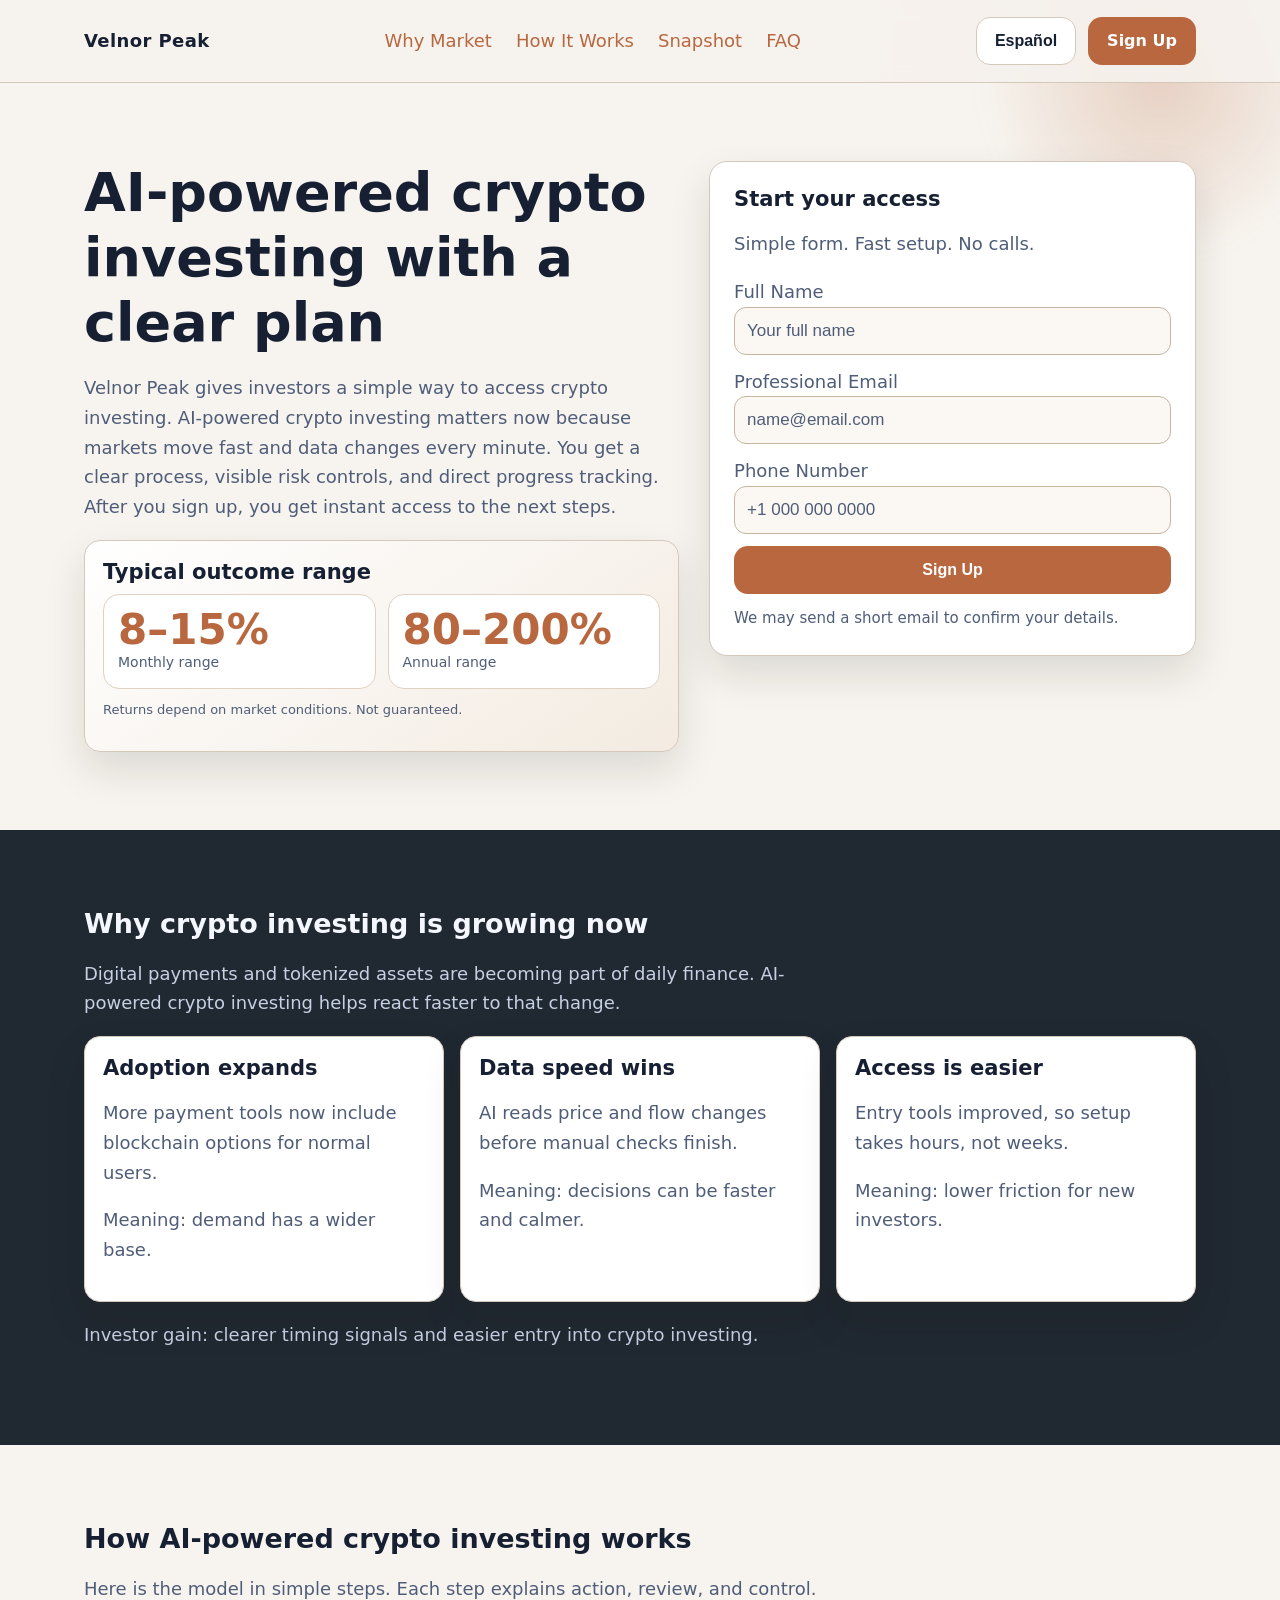
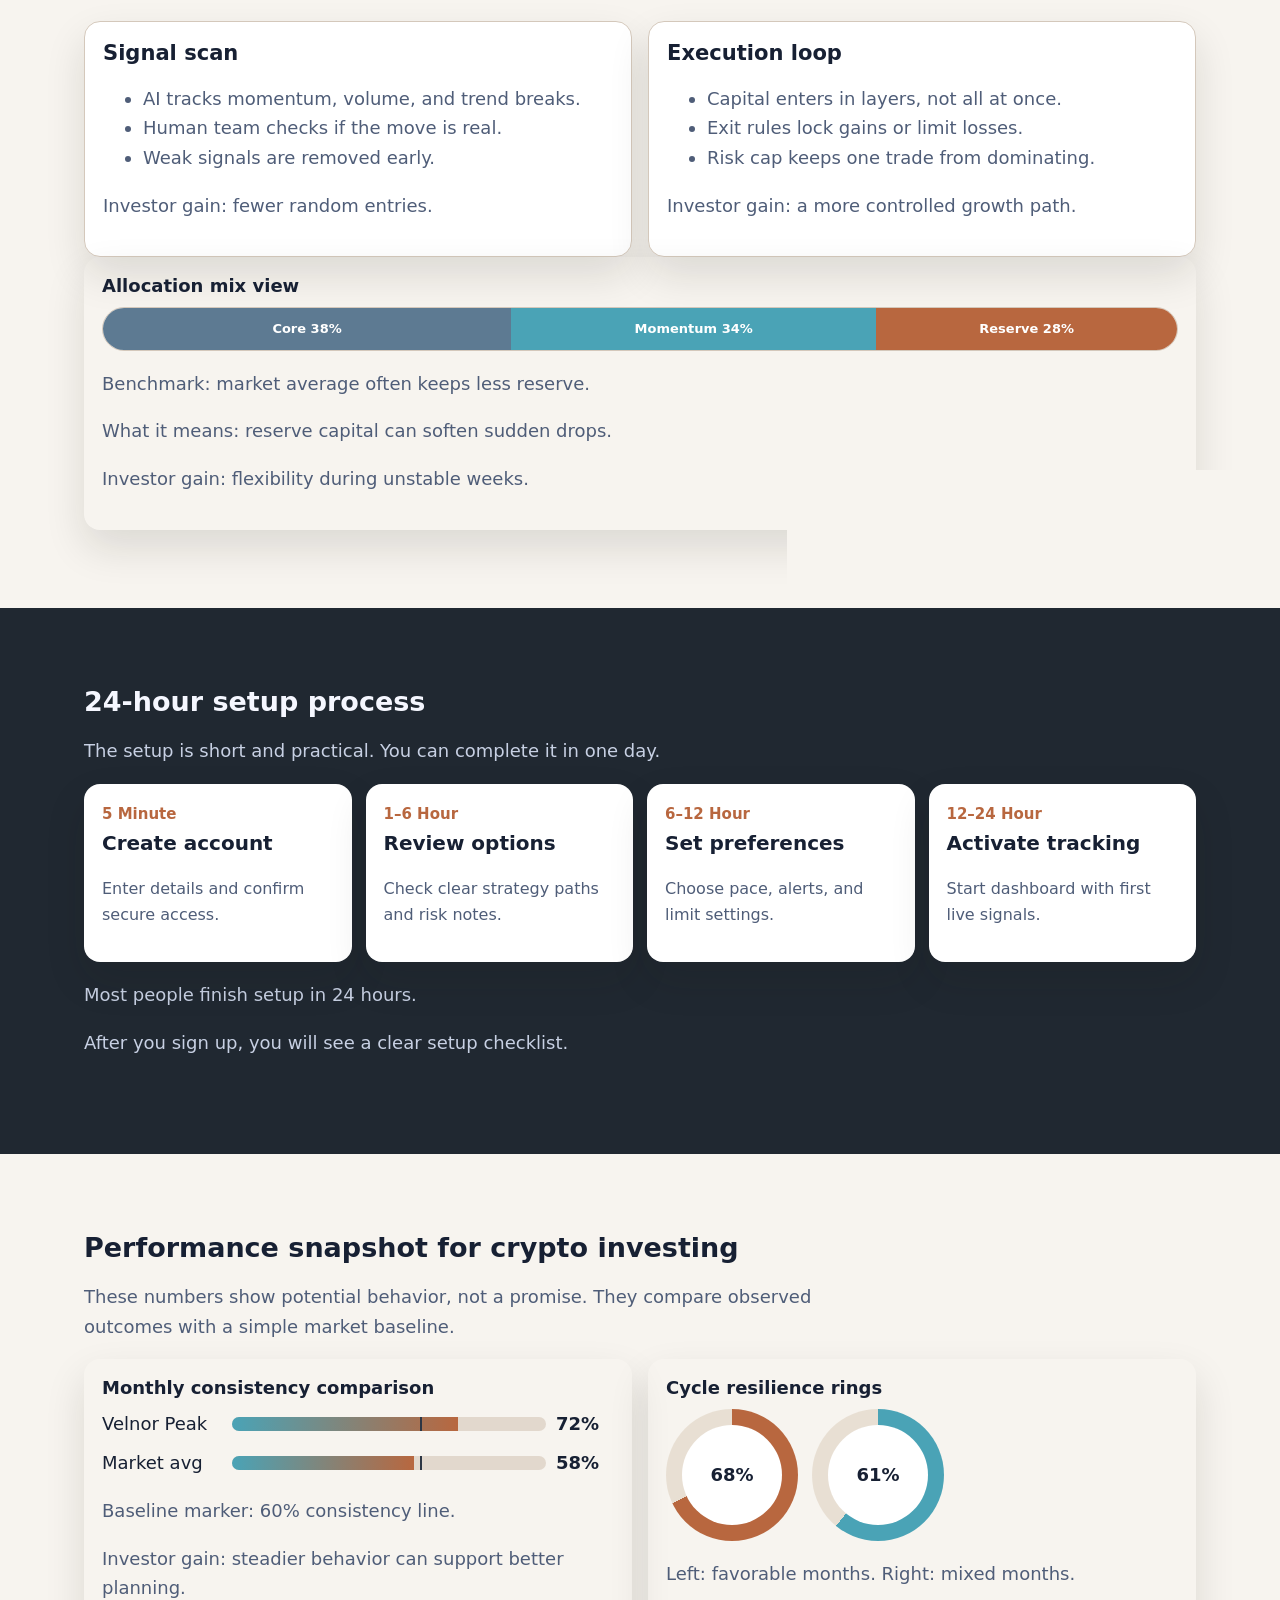
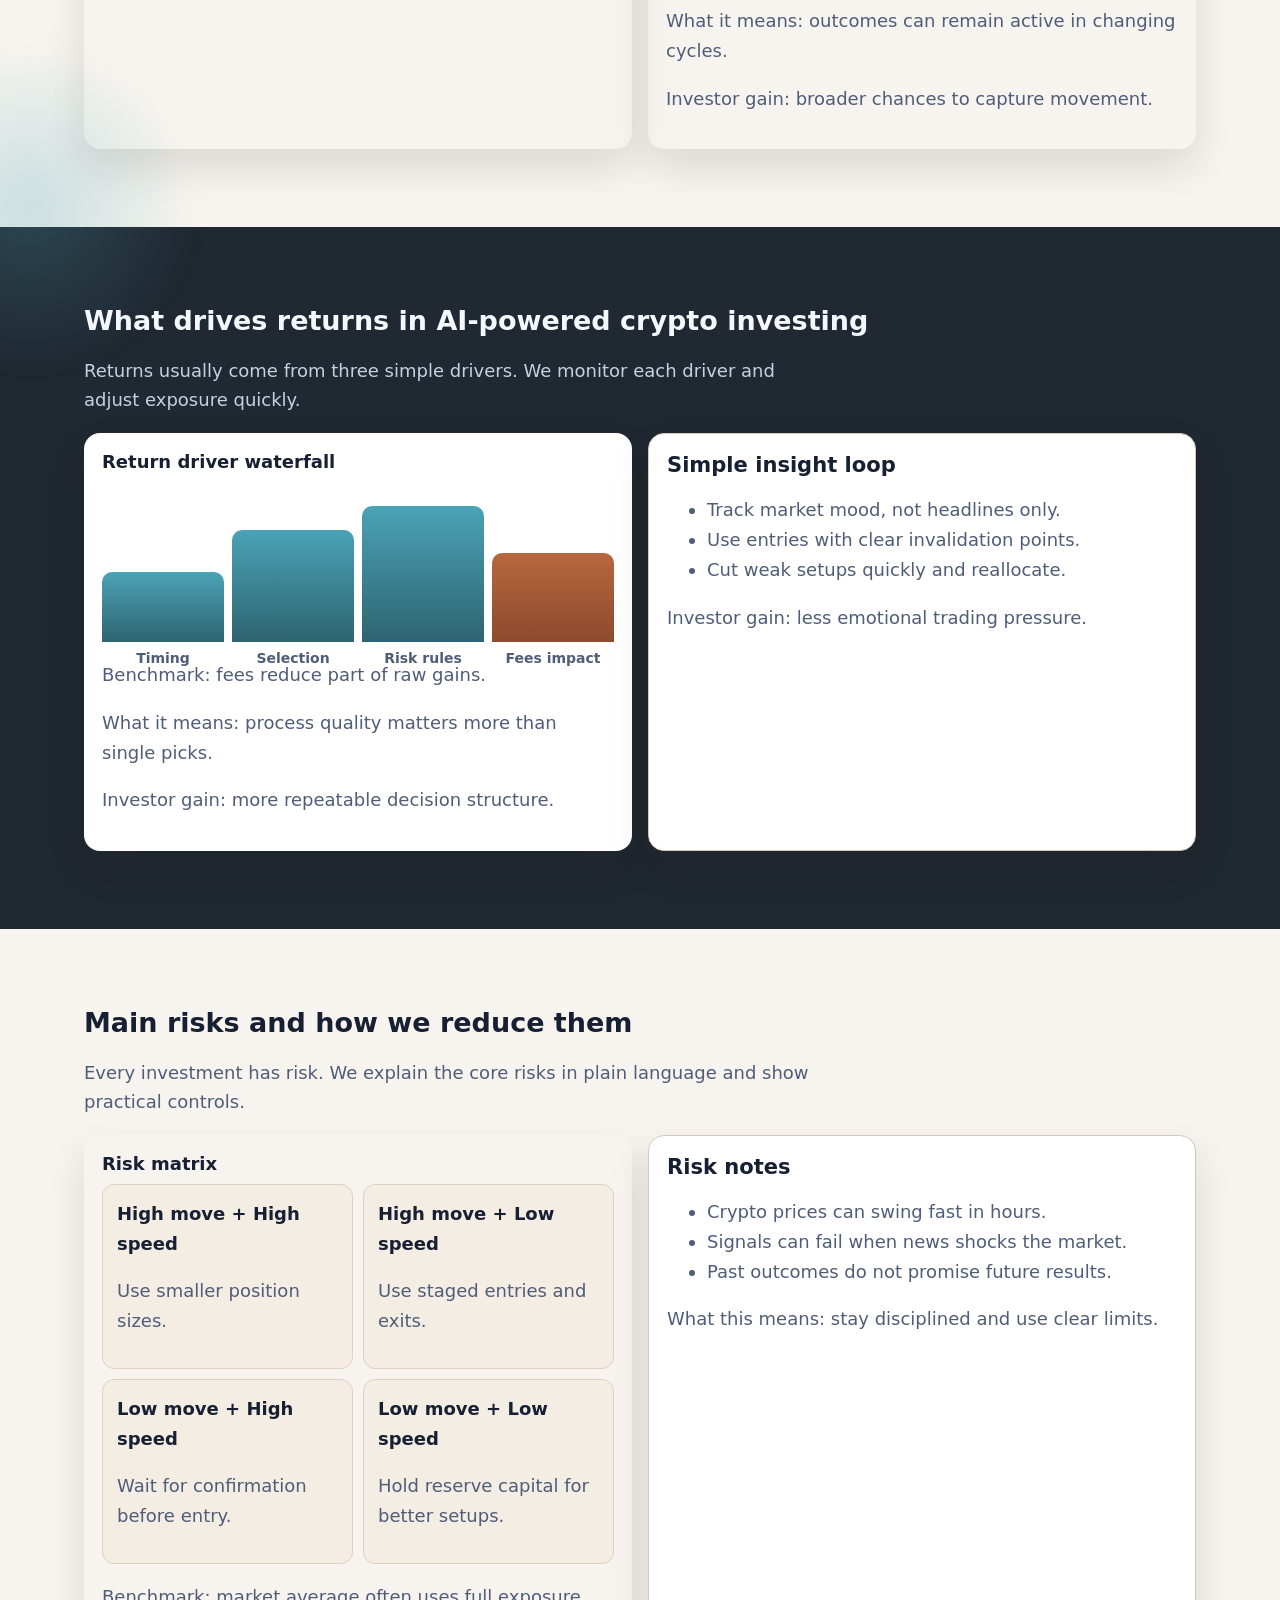
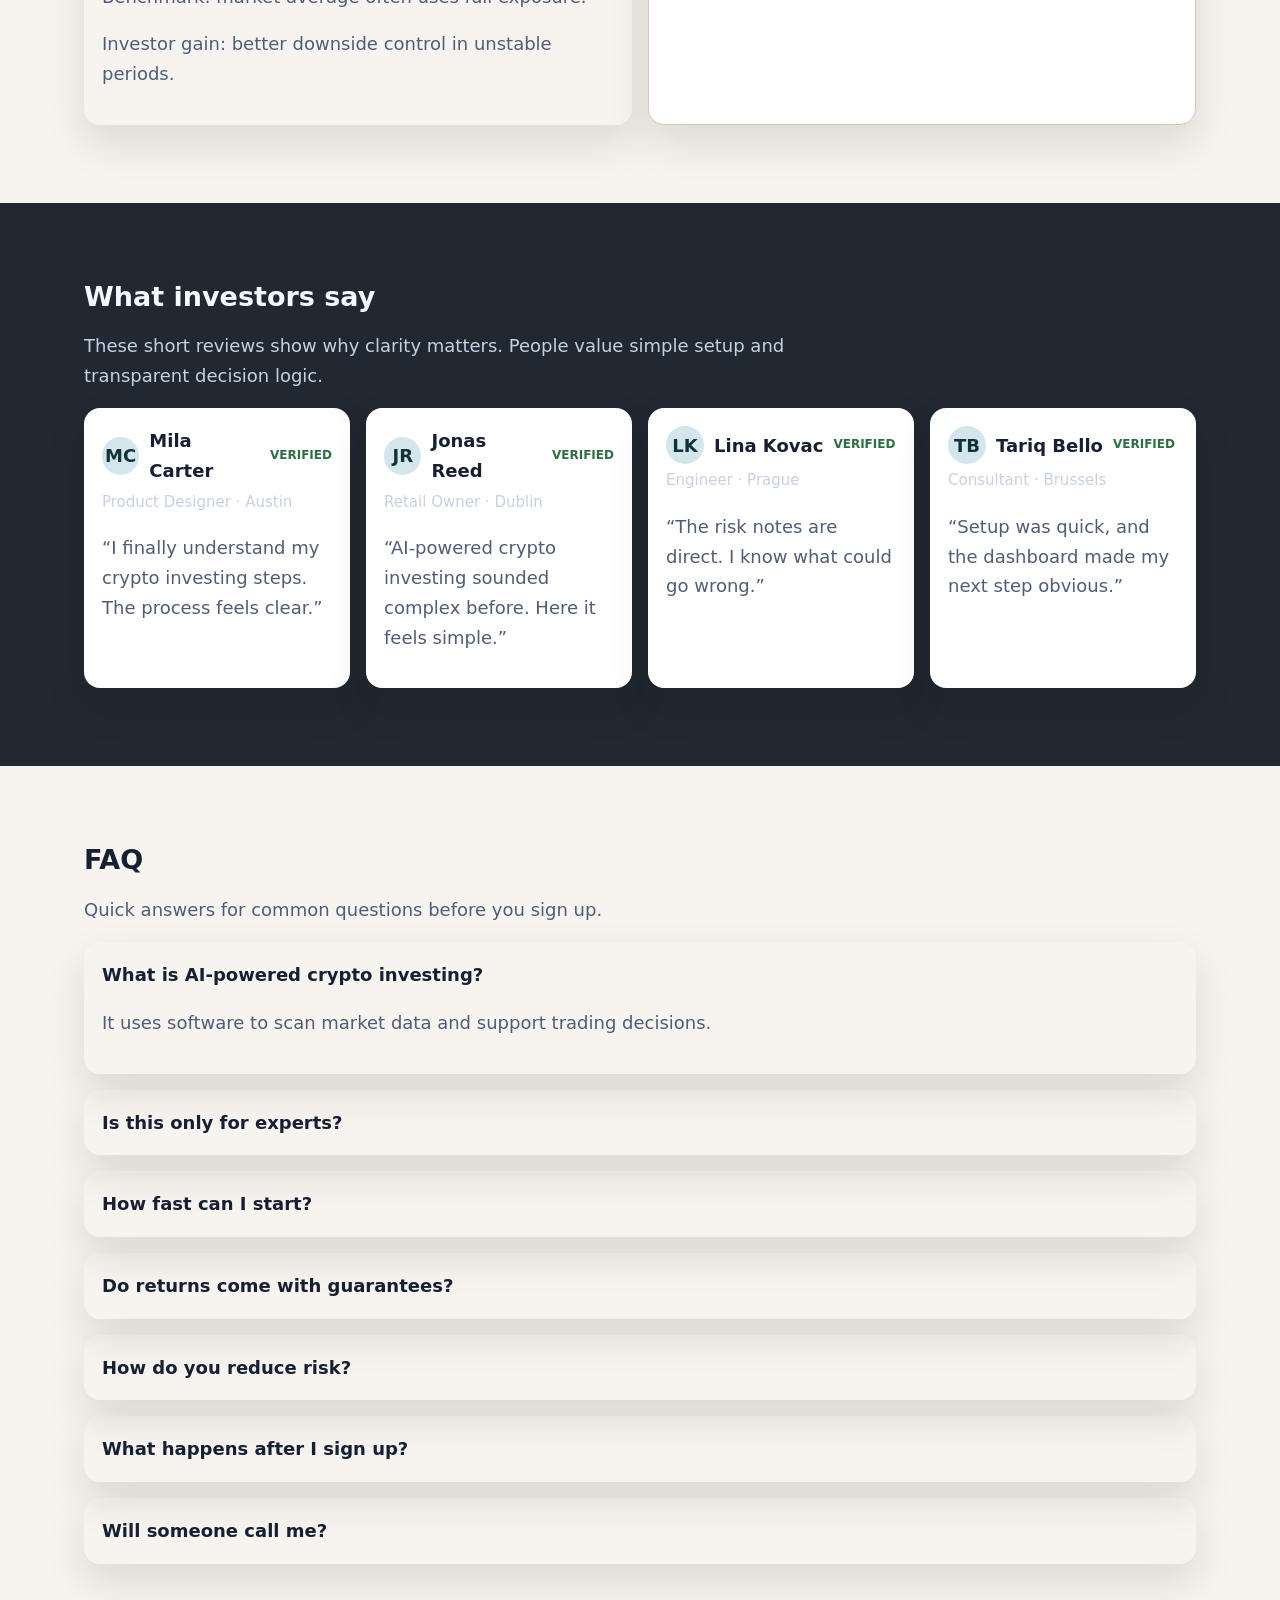
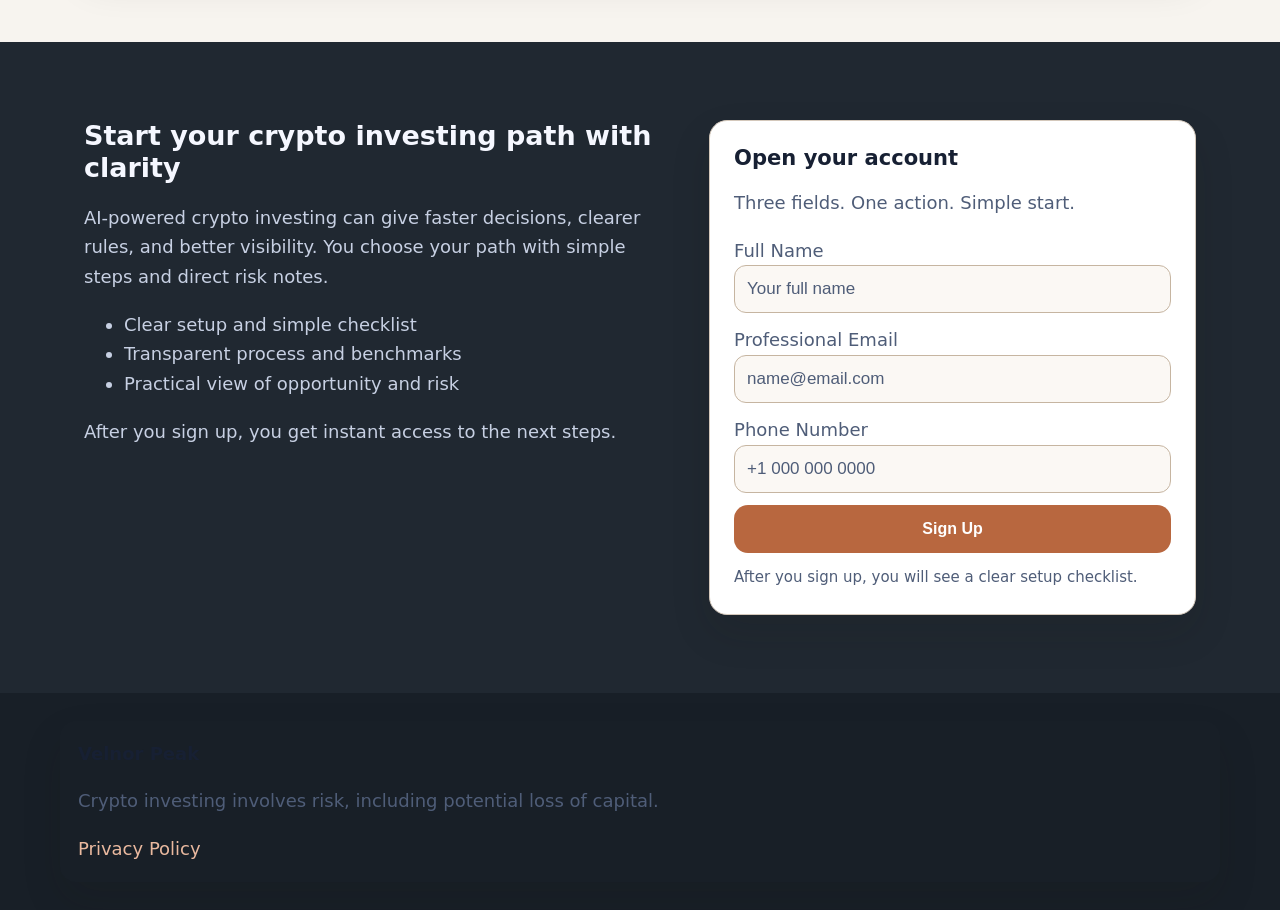
<file: es/index.html>
<!doctype html>
<!-- DESIGN SEED: 482 -->
<html lang="en">
<head>
<meta charset="utf-8" />
<meta name="viewport" content="width=device-width,initial-scale=1" />
<title>Velnor Peak | AI-Powered Crypto Investing Platform 4</title>
<meta name="description" content="Velnor Peak offers AI-powered crypto investing with simple steps, clear risk notes, and fast signup flow 4." />
<link rel="canonical" href="https://velnorpeak.com/es/index.html" />
<meta property="og:title" content="Velnor Peak | AI-Powered Crypto Investing Platform 4" /><meta property="og:description" content="Velnor Peak offers AI-powered crypto investing with simple steps, clear risk notes, and fast signup flow 4." /><meta property="og:type" content="website" />
<meta name="twitter:card" content="summary_large_image" /><meta name="twitter:title" content="Velnor Peak | AI-Powered Crypto Investing Platform 4" /><meta name="twitter:description" content="Velnor Peak offers AI-powered crypto investing with simple steps, clear risk notes, and fast signup flow 4." />
<link rel="alternate" hreflang="en" href="https://velnorpeak.com/index.html"/><link rel="alternate" hreflang="de" href="https://velnorpeak.com/de/index.html"/><link rel="alternate" hreflang="fr" href="https://velnorpeak.com/fr/index.html"/><link rel="alternate" hreflang="es" href="https://velnorpeak.com/es/index.html"/><link rel="alternate" hreflang="it" href="https://velnorpeak.com/it/index.html"/><link rel="alternate" hreflang="tr" href="https://velnorpeak.com/tr/index.html"/><link rel="alternate" hreflang="pt" href="https://velnorpeak.com/pt/index.html"/><link rel="alternate" hreflang="ja" href="https://velnorpeak.com/jp/index.html"/><link rel="alternate" hreflang="sk" href="https://velnorpeak.com/sk/index.html"/><link rel="alternate" hreflang="nl-BE" href="https://velnorpeak.com/be/index.html"/>
<link rel="stylesheet" href="../assets/style.css" />
<script type="application/ld+json">{"@context":"https://schema.org","@type":"Organization","name":"Velnor Peak"}</script>
<script type="application/ld+json">{"@context":"https://schema.org","@type":"WebSite","name":"Velnor Peak","url":"https://velnorpeak.com"}</script>
<script type="application/ld+json">{"@context":"https://schema.org","@type":"Review","reviewRating":{"@type":"Rating","ratingValue":"5"},"author":{"@type":"Person","name":"Mila Carter"},"itemReviewed":{"@type":"Service","name":"Velnor Peak crypto investing"}}</script>
<script type="application/ld+json">{"@context":"https://schema.org","@type":"FAQPage","mainEntity":[{"@type":"Question","name":"What is AI-powered crypto investing?","acceptedAnswer":{"@type":"Answer","text":"It uses software to scan data and support better crypto investing decisions."}}]}</script>
</head>
<body>
<div class="page-shell"><div class="bg-mesh"></div><div class="glow one"></div><div class="glow two"></div>
<header class="header"><div class="container nav-wrap">
<div class="brand">Velnor Peak</div>
<nav class="center-nav" aria-label="Primary"><a href="#market">Why Market</a><a href="#model">How It Works</a><a href="#metrics">Snapshot</a><a href="#faq">FAQ</a></nav>
<div class="right-zone"><div class="lang"><button class="lang-btn" aria-label="Current language">Español</button><div class="lang-menu">
<a href="../index.html"><svg class="flag" viewBox="0 0 3 2" aria-hidden="true"><rect width="3" height="2" fill="#012169"/><path d="M0 0l3 2M3 0L0 2" stroke="#fff" stroke-width=".4"/><path d="M0 0l3 2M3 0L0 2" stroke="#c8102e" stroke-width=".2"/></svg>English</a>
<a href="../de/index.html"><svg class="flag" viewBox="0 0 3 2"><rect width="3" height="2" fill="#ffce00"/><rect width="3" height="1.33" fill="#dd0000"/><rect width="3" height=".66" fill="#000"/></svg>Deutsch</a>
<a href="../fr/index.html"><svg class="flag" viewBox="0 0 3 2"><rect width="1" height="2" fill="#0055a4"/><rect x="1" width="1" height="2" fill="#fff"/><rect x="2" width="1" height="2" fill="#ef4135"/></svg>Français</a>
<a href="../es/index.html"><svg class="flag" viewBox="0 0 3 2"><rect width="3" height="2" fill="#aa151b"/><rect y=".5" width="3" height="1" fill="#f1bf00"/></svg>Español</a>
<a href="../it/index.html"><svg class="flag" viewBox="0 0 3 2"><rect width="1" height="2" fill="#009246"/><rect x="1" width="1" height="2" fill="#fff"/><rect x="2" width="1" height="2" fill="#ce2b37"/></svg>Italiano</a>
<a href="../tr/index.html"><svg class="flag" viewBox="0 0 3 2"><rect width="3" height="2" fill="#e30a17"/></svg>Türkçe</a>
<a href="../pt/index.html"><svg class="flag" viewBox="0 0 3 2"><rect width="1.2" height="2" fill="#006600"/><rect x="1.2" width="1.8" height="2" fill="#ff0000"/></svg>Português</a>
<a href="../jp/index.html"><svg class="flag" viewBox="0 0 3 2"><rect width="3" height="2" fill="#fff"/><circle cx="1.5" cy="1" r=".45" fill="#bc002d"/></svg>日本語</a>
<a href="../sk/index.html"><svg class="flag" viewBox="0 0 3 2"><rect width="3" height="2" fill="#ee1c25"/><rect width="3" height="1.33" fill="#0b4ea2"/><rect width="3" height=".66" fill="#fff"/></svg>Slovak</a>
<a href="../be/index.html"><svg class="flag" viewBox="0 0 3 2"><rect width="1" height="2" fill="#000"/><rect x="1" width="1" height="2" fill="#ffe936"/><rect x="2" width="1" height="2" fill="#ef3340"/></svg>Nederlands (BE)</a>
</div></div><a class="btn btn-primary" href="#signup-final">Sign Up</a></div>
<button class="btn lang-btn mobile-toggle" aria-label="Open menu">Menu</button>
</div></header>

<div id="drawer" class="drawer" aria-hidden="true"><div class="drawer-bg"></div><aside class="drawer-panel"><button class="drawer-close" aria-label="Close menu">X</button><a href="#market">Why Market</a><a href="#model">How It Works</a><a href="#metrics">Snapshot</a><a href="#faq">FAQ</a><div class="lang"><button class="lang-btn" aria-label="Current language">Español</button><div class="lang-menu">
<a href="../index.html"><svg class="flag" viewBox="0 0 3 2" aria-hidden="true"><rect width="3" height="2" fill="#012169"/><path d="M0 0l3 2M3 0L0 2" stroke="#fff" stroke-width=".4"/><path d="M0 0l3 2M3 0L0 2" stroke="#c8102e" stroke-width=".2"/></svg>English</a>
<a href="../de/index.html"><svg class="flag" viewBox="0 0 3 2"><rect width="3" height="2" fill="#ffce00"/><rect width="3" height="1.33" fill="#dd0000"/><rect width="3" height=".66" fill="#000"/></svg>Deutsch</a>
<a href="../fr/index.html"><svg class="flag" viewBox="0 0 3 2"><rect width="1" height="2" fill="#0055a4"/><rect x="1" width="1" height="2" fill="#fff"/><rect x="2" width="1" height="2" fill="#ef4135"/></svg>Français</a>
<a href="../es/index.html"><svg class="flag" viewBox="0 0 3 2"><rect width="3" height="2" fill="#aa151b"/><rect y=".5" width="3" height="1" fill="#f1bf00"/></svg>Español</a>
<a href="../it/index.html"><svg class="flag" viewBox="0 0 3 2"><rect width="1" height="2" fill="#009246"/><rect x="1" width="1" height="2" fill="#fff"/><rect x="2" width="1" height="2" fill="#ce2b37"/></svg>Italiano</a>
<a href="../tr/index.html"><svg class="flag" viewBox="0 0 3 2"><rect width="3" height="2" fill="#e30a17"/></svg>Türkçe</a>
<a href="../pt/index.html"><svg class="flag" viewBox="0 0 3 2"><rect width="1.2" height="2" fill="#006600"/><rect x="1.2" width="1.8" height="2" fill="#ff0000"/></svg>Português</a>
<a href="../jp/index.html"><svg class="flag" viewBox="0 0 3 2"><rect width="3" height="2" fill="#fff"/><circle cx="1.5" cy="1" r=".45" fill="#bc002d"/></svg>日本語</a>
<a href="../sk/index.html"><svg class="flag" viewBox="0 0 3 2"><rect width="3" height="2" fill="#ee1c25"/><rect width="3" height="1.33" fill="#0b4ea2"/><rect width="3" height=".66" fill="#fff"/></svg>Slovak</a>
<a href="../be/index.html"><svg class="flag" viewBox="0 0 3 2"><rect width="1" height="2" fill="#000"/><rect x="1" width="1" height="2" fill="#ffe936"/><rect x="2" width="1" height="2" fill="#ef3340"/></svg>Nederlands (BE)</a>
</div></div><a class="btn btn-primary" href="#signup-final">Sign Up</a></aside></div>

<main>
<section class="section light hero"><div class="container hero-grid"><div>
<h1>AI-powered crypto investing with a clear plan</h1>
<p class="section-intro">Velnor Peak gives investors a simple way to access crypto investing. AI-powered crypto investing matters now because markets move fast and data changes every minute. You get a clear process, visible risk controls, and direct progress tracking. After you sign up, you get instant access to the next steps.</p>
<div class="performance-panel hero-panel"><h3>Typical outcome range</h3><div class="range-grid"><div class="range-box"><div class="range-value">8–15%</div><div class="range-label">Monthly range</div></div><div class="range-box"><div class="range-value">80–200%</div><div class="range-label">Annual range</div></div></div><p class="mini-disclaimer">Returns depend on market conditions. Not guaranteed.</p></div>
</div>
<div class="form-card"><h3 class="form-title">Start your access</h3><p class="form-sub">Simple form. Fast setup. No calls.</p><form class="form-stack"><label>Full Name<input placeholder="Your full name" /></label><label>Professional Email<input type="email" placeholder="name@email.com" /></label><label>Phone Number<input type="tel" placeholder="+1 000 000 0000" /></label><button class="btn btn-primary" type="submit">Sign Up</button><small>We may send a short email to confirm your details.</small></form></div>
</div></section>

<section id="market" class="section dark"><div class="container"><h2>Why crypto investing is growing now</h2><p class="section-intro">Digital payments and tokenized assets are becoming part of daily finance. AI-powered crypto investing helps react faster to that change.</p><div class="grid-3"><article class="card"><h3>Adoption expands</h3><p>More payment tools now include blockchain options for normal users.</p><p class="muted">Meaning: demand has a wider base.</p></article><article class="card"><h3>Data speed wins</h3><p>AI reads price and flow changes before manual checks finish.</p><p class="muted">Meaning: decisions can be faster and calmer.</p></article><article class="card"><h3>Access is easier</h3><p>Entry tools improved, so setup takes hours, not weeks.</p><p class="muted">Meaning: lower friction for new investors.</p></article></div><p>Investor gain: clearer timing signals and easier entry into crypto investing.</p></div></section>

<section id="model" class="section light"><div class="container"><h2>How AI-powered crypto investing works</h2><p class="section-intro">Here is the model in simple steps. Each step explains action, review, and control.</p><div class="grid-2"><article class="card"><h3>Signal scan</h3><ul><li>AI tracks momentum, volume, and trend breaks.</li><li>Human team checks if the move is real.</li><li>Weak signals are removed early.</li></ul><p>Investor gain: fewer random entries.</p></article><article class="card"><h3>Execution loop</h3><ul><li>Capital enters in layers, not all at once.</li><li>Exit rules lock gains or limit losses.</li><li>Risk cap keeps one trade from dominating.</li></ul><p>Investor gain: a more controlled growth path.</p></article></div>
<div class="visual-card"><h4>Allocation mix view</h4><div class="alloc-bar"><div class="seg a">Core 38%</div><div class="seg b">Momentum 34%</div><div class="seg c">Reserve 28%</div></div><p>Benchmark: market average often keeps less reserve.</p><p>What it means: reserve capital can soften sudden drops.</p><p>Investor gain: flexibility during unstable weeks.</p></div></div></section>

<section class="section dark"><div class="container"><h2>24-hour setup process</h2><p class="section-intro">The setup is short and practical. You can complete it in one day.</p><div class="steps"><article class="process-card"><div class="step-time">5 Minute</div><div class="step-title">Create account</div><p class="step-line">Enter details and confirm secure access.</p></article><article class="process-card"><div class="step-time">1–6 Hour</div><div class="step-title">Review options</div><p class="step-line">Check clear strategy paths and risk notes.</p></article><article class="process-card"><div class="step-time">6–12 Hour</div><div class="step-title">Set preferences</div><p class="step-line">Choose pace, alerts, and limit settings.</p></article><article class="process-card"><div class="step-time">12–24 Hour</div><div class="step-title">Activate tracking</div><p class="step-line">Start dashboard with first live signals.</p></article></div><p>Most people finish setup in 24 hours.</p><p>After you sign up, you will see a clear setup checklist.</p></div></section>

<section id="metrics" class="section light"><div class="container"><h2>Performance snapshot for crypto investing</h2><p class="section-intro">These numbers show potential behavior, not a promise. They compare observed outcomes with a simple market baseline.</p><div class="grid-2"><article class="visual-card"><h4>Monthly consistency comparison</h4><div class="compare"><div class="row"><span>Velnor Peak</span><div class="track"><div class="fill" style="width:72%"></div><div class="base-marker"></div></div><b>72%</b></div><div class="row"><span>Market avg</span><div class="track"><div class="fill" style="width:58%"></div><div class="base-marker"></div></div><b>58%</b></div></div><p>Baseline marker: 60% consistency line.</p><p>Investor gain: steadier behavior can support better planning.</p></article><article class="visual-card"><h4>Cycle resilience rings</h4><div class="rings"><div class="ring"><span>68%</span></div><div class="ring" style="background:conic-gradient(var(--accent-b) 0 61%,#e8dfd3 61% 100%)"><span>61%</span></div></div><p>Left: favorable months. Right: mixed months.</p><p>What it means: outcomes can remain active in changing cycles.</p><p>Investor gain: broader chances to capture movement.</p></article></div></div></section>

<section class="section dark"><div class="container"><h2>What drives returns in AI-powered crypto investing</h2><p class="section-intro">Returns usually come from three simple drivers. We monitor each driver and adjust exposure quickly.</p><div class="grid-2"><article class="visual-card"><h4>Return driver waterfall</h4><div class="waterfall"><div class="wbar"><b>Timing</b></div><div class="wbar"><b>Selection</b></div><div class="wbar"><b>Risk rules</b></div><div class="wbar"><b>Fees impact</b></div></div><p>Benchmark: fees reduce part of raw gains.</p><p>What it means: process quality matters more than single picks.</p><p>Investor gain: more repeatable decision structure.</p></article><article class="card"><h3>Simple insight loop</h3><ul><li>Track market mood, not headlines only.</li><li>Use entries with clear invalidation points.</li><li>Cut weak setups quickly and reallocate.</li></ul><p>Investor gain: less emotional trading pressure.</p></article></div></div></section>

<section class="section light"><div class="container"><h2>Main risks and how we reduce them</h2><p class="section-intro">Every investment has risk. We explain the core risks in plain language and show practical controls.</p><div class="grid-2"><article class="visual-card"><h4>Risk matrix</h4><div class="matrix"><div class="cell"><strong>High move + High speed</strong><p>Use smaller position sizes.</p></div><div class="cell"><strong>High move + Low speed</strong><p>Use staged entries and exits.</p></div><div class="cell"><strong>Low move + High speed</strong><p>Wait for confirmation before entry.</p></div><div class="cell"><strong>Low move + Low speed</strong><p>Hold reserve capital for better setups.</p></div></div><p>Benchmark: market average often uses full exposure.</p><p>Investor gain: better downside control in unstable periods.</p></article><article class="card"><h3>Risk notes</h3><ul><li>Crypto prices can swing fast in hours.</li><li>Signals can fail when news shocks the market.</li><li>Past outcomes do not promise future results.</li></ul><p>What this means: stay disciplined and use clear limits.</p></article></div></div></section>

<section class="section dark"><div class="container"><h2>What investors say</h2><p class="section-intro">These short reviews show why clarity matters. People value simple setup and transparent decision logic.</p><div class="review-grid">
<article class="review-card"><div class="rev-head"><div class="avatar">MC</div><strong>Mila Carter</strong><span class="verified">VERIFIED</span></div><small>Product Designer · Austin</small><p>“I finally understand my crypto investing steps. The process feels clear.”</p></article>
<article class="review-card"><div class="rev-head"><div class="avatar">JR</div><strong>Jonas Reed</strong><span class="verified">VERIFIED</span></div><small>Retail Owner · Dublin</small><p>“AI-powered crypto investing sounded complex before. Here it feels simple.”</p></article>
<article class="review-card"><div class="rev-head"><div class="avatar">LK</div><strong>Lina Kovac</strong><span class="verified">VERIFIED</span></div><small>Engineer · Prague</small><p>“The risk notes are direct. I know what could go wrong.”</p></article>
<article class="review-card"><div class="rev-head"><div class="avatar">TB</div><strong>Tariq Bello</strong><span class="verified">VERIFIED</span></div><small>Consultant · Brussels</small><p>“Setup was quick, and the dashboard made my next step obvious.”</p></article>
</div></div></section>

<section id="faq" class="section light"><div class="container"><h2>FAQ</h2><p class="section-intro">Quick answers for common questions before you sign up.</p><div class="faq-list">
<details class="faq-item" open><summary>What is AI-powered crypto investing?</summary><p>It uses software to scan market data and support trading decisions.</p></details>
<details class="faq-item"><summary>Is this only for experts?</summary><p>No. It is built for investors who want a clear process.</p></details>
<details class="faq-item"><summary>How fast can I start?</summary><p>Most people complete setup in 24 hours.</p></details>
<details class="faq-item"><summary>Do returns come with guarantees?</summary><p>No. Returns depend on market conditions and are never guaranteed.</p></details>
<details class="faq-item"><summary>How do you reduce risk?</summary><p>Through position limits, staged entries, and strict exit rules.</p></details>
<details class="faq-item"><summary>What happens after I sign up?</summary><p>After you sign up, you can review the options and choose what to do next.</p></details>
<details class="faq-item"><summary>Will someone call me?</summary><p>No calls. We may send a short email to confirm details.</p></details>
</div></div></section>

<section id="signup-final" class="section dark"><div class="container hero-grid"><div><h2>Start your crypto investing path with clarity</h2><p class="section-intro">AI-powered crypto investing can give faster decisions, clearer rules, and better visibility. You choose your path with simple steps and direct risk notes.</p><ul><li>Clear setup and simple checklist</li><li>Transparent process and benchmarks</li><li>Practical view of opportunity and risk</li></ul><p>After you sign up, you get instant access to the next steps.</p></div><div class="form-card"><h3>Open your account</h3><p>Three fields. One action. Simple start.</p><form class="form-stack"><label>Full Name<input placeholder="Your full name" /></label><label>Professional Email<input type="email" placeholder="name@email.com" /></label><label>Phone Number<input type="tel" placeholder="+1 000 000 0000" /></label><button class="btn btn-primary" type="submit">Sign Up</button><small>After you sign up, you will see a clear setup checklist.</small></form></div></div></section>
</main>

<footer class="footer"><div class="container footer-panel"><strong>Velnor Peak</strong><p>Crypto investing involves risk, including potential loss of capital.</p><a href="#" class="privacy-open">Privacy Policy</a></div></footer>

<div id="privacyModal" class="modal" aria-hidden="true"><div class="modal-bg"></div><div class="modal-card"><button class="modal-top-close" aria-label="Close privacy">X</button><h3>Privacy Policy</h3><p>Introduction: We explain how we handle data in clear language.</p><p>Data collection: We collect name, email, phone, and usage events.</p><p>Legal basis: We process data for service delivery and legal duties.</p><p>Cookies: We use cookies for security and performance analytics.</p><p>Retention: Data is kept only as long as needed.</p><p>Third-party sharing: Limited partners help with hosting and email delivery.</p><p>Security: Encryption and access controls protect stored information.</p><p>User rights: You can ask to access, correct, or delete your data.</p><p>International transfers: Data may be processed in other countries with safeguards.</p><p>Industry risk disclosure: Digital asset markets can be volatile and change quickly.</p><p>Contact: privacy@velnorpeak.com</p><div class="modal-footer"><button class="btn lang-btn modal-bottom-close">Close</button></div></div></div>

</div>
<script defer src="../assets/app.js"></script>
</body></html>
</file>
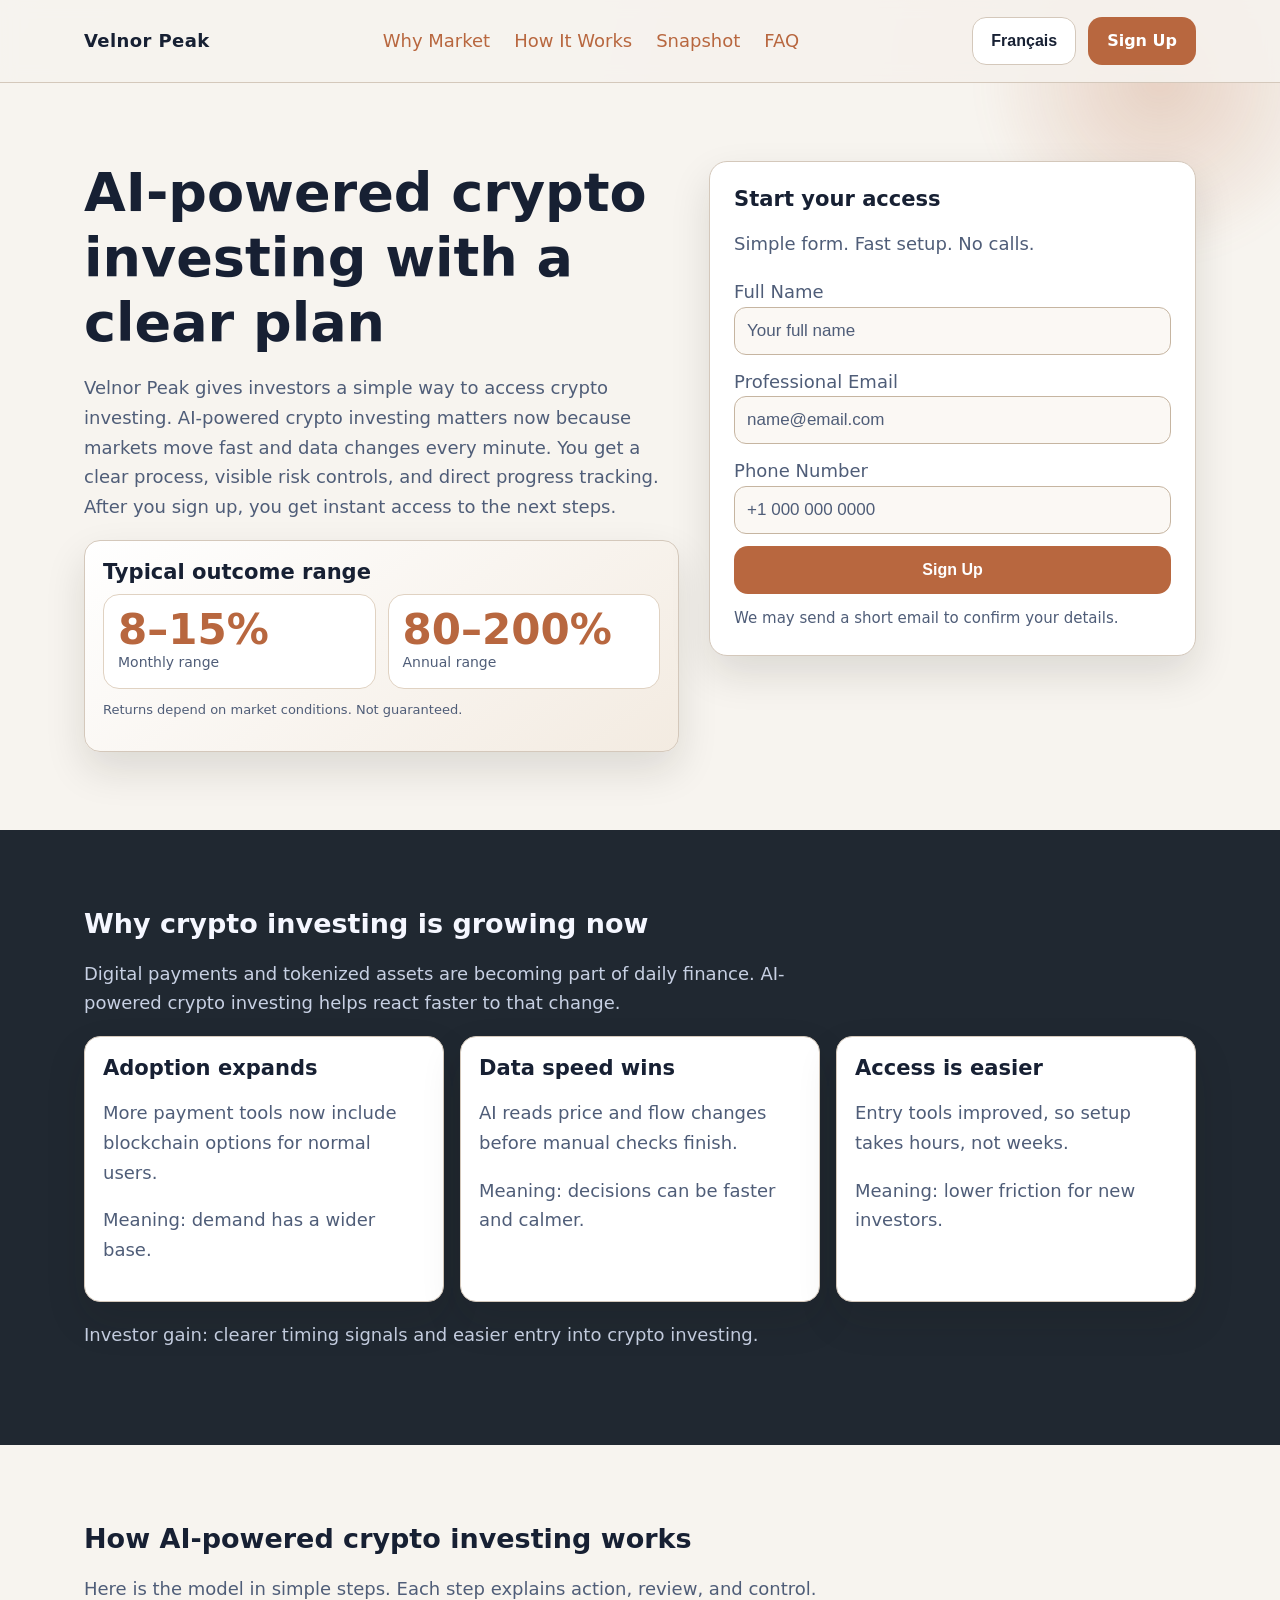
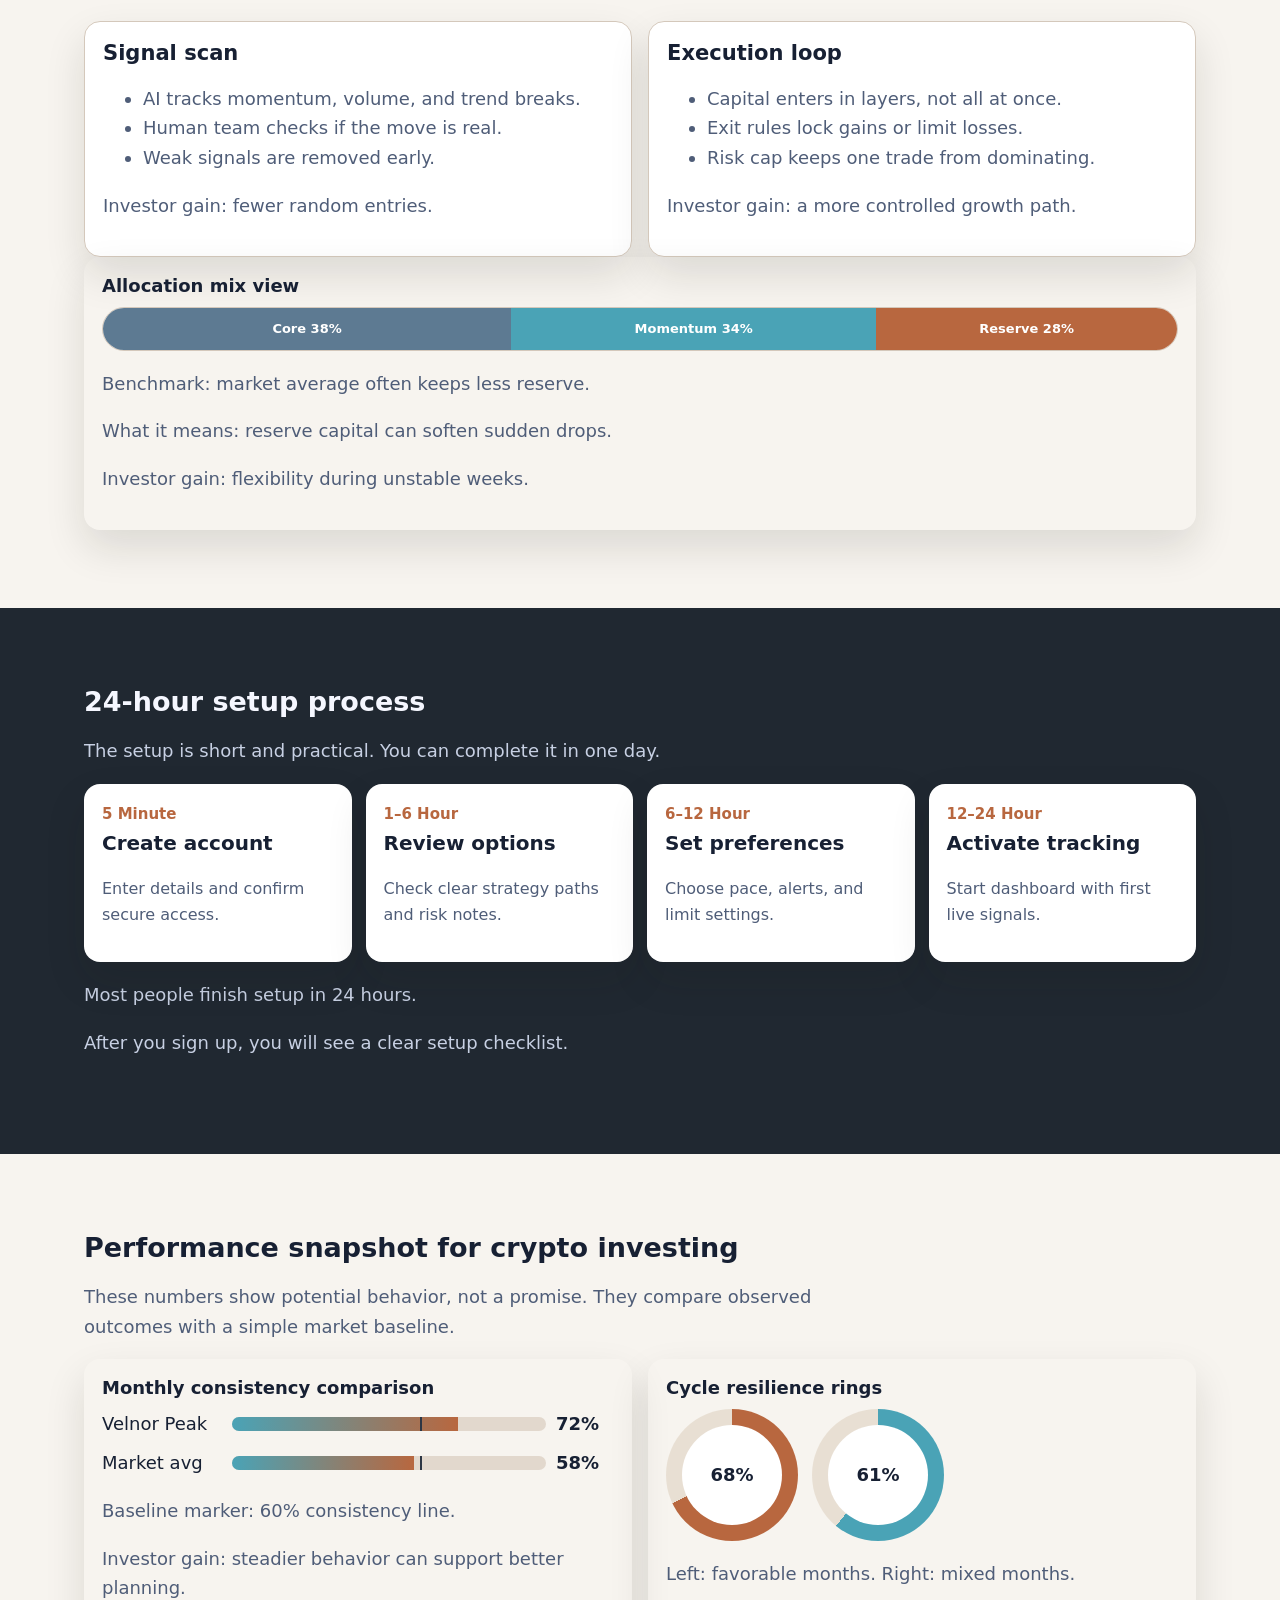
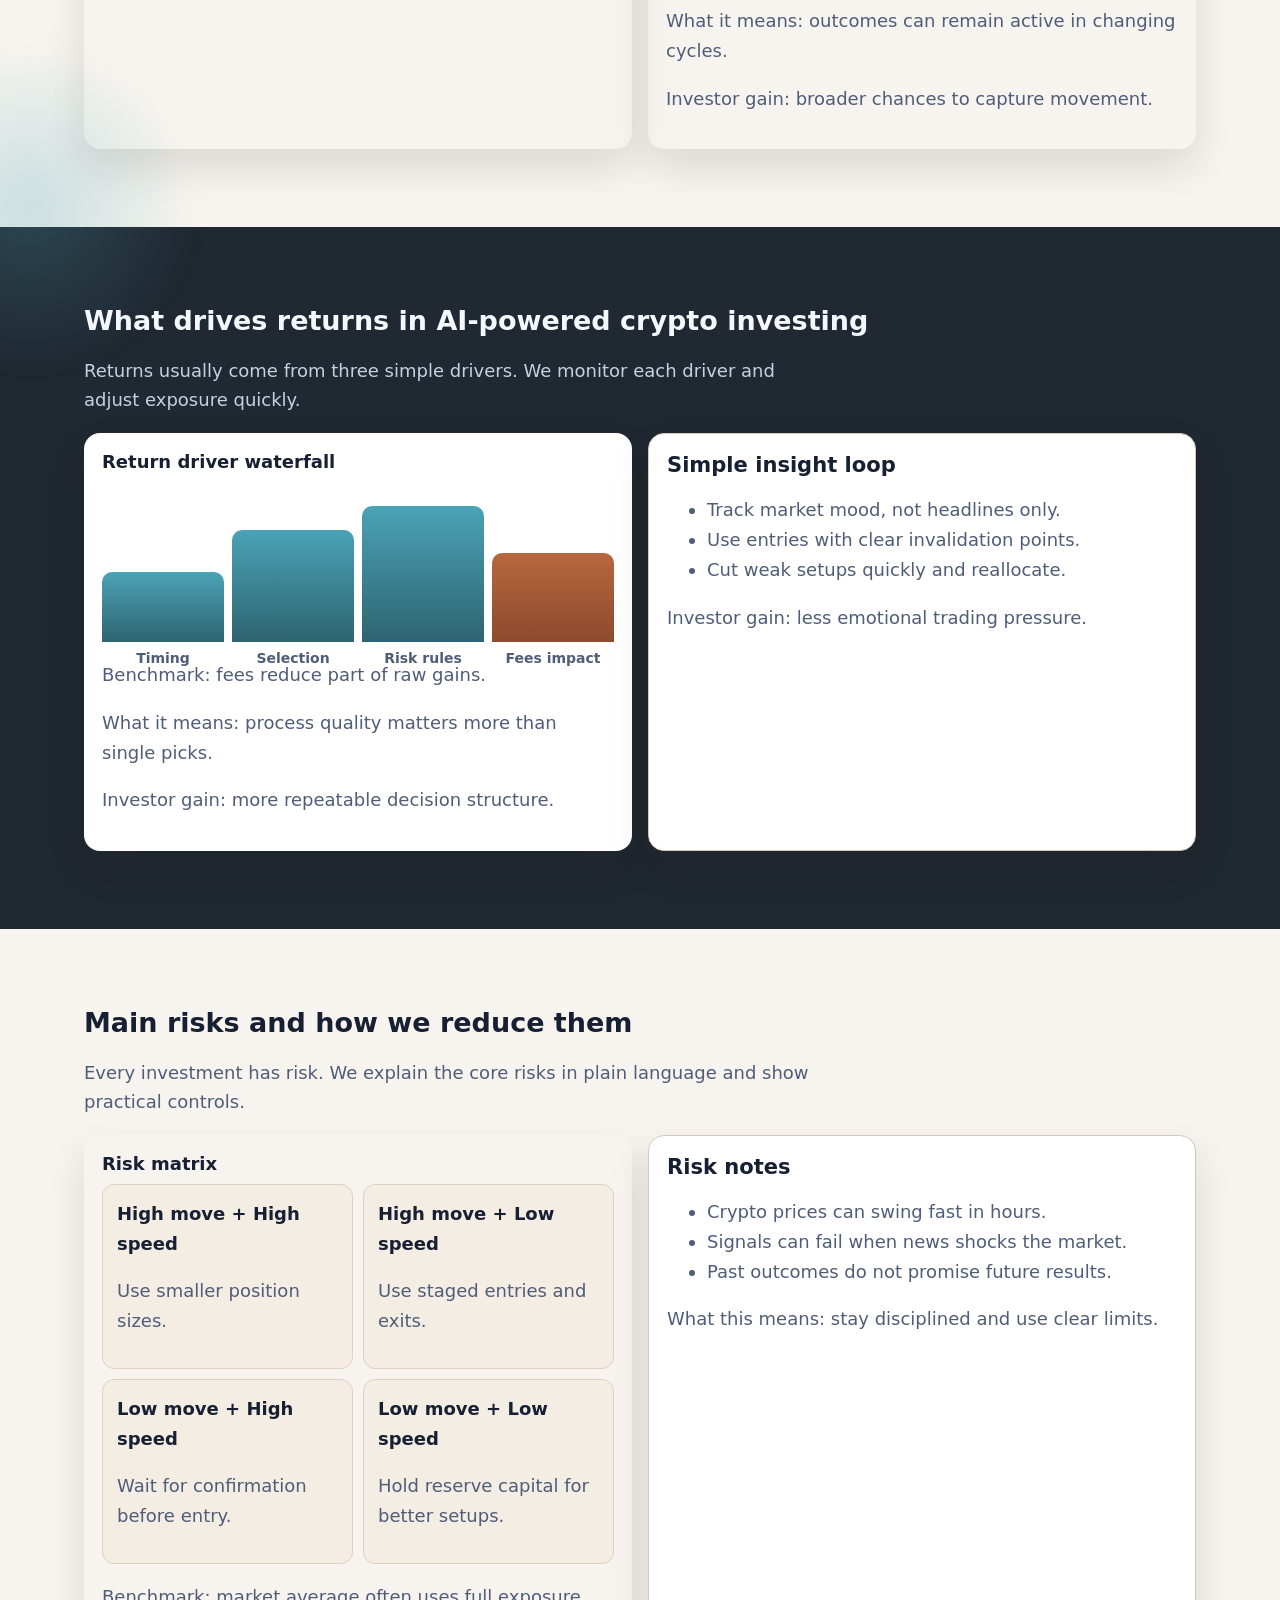
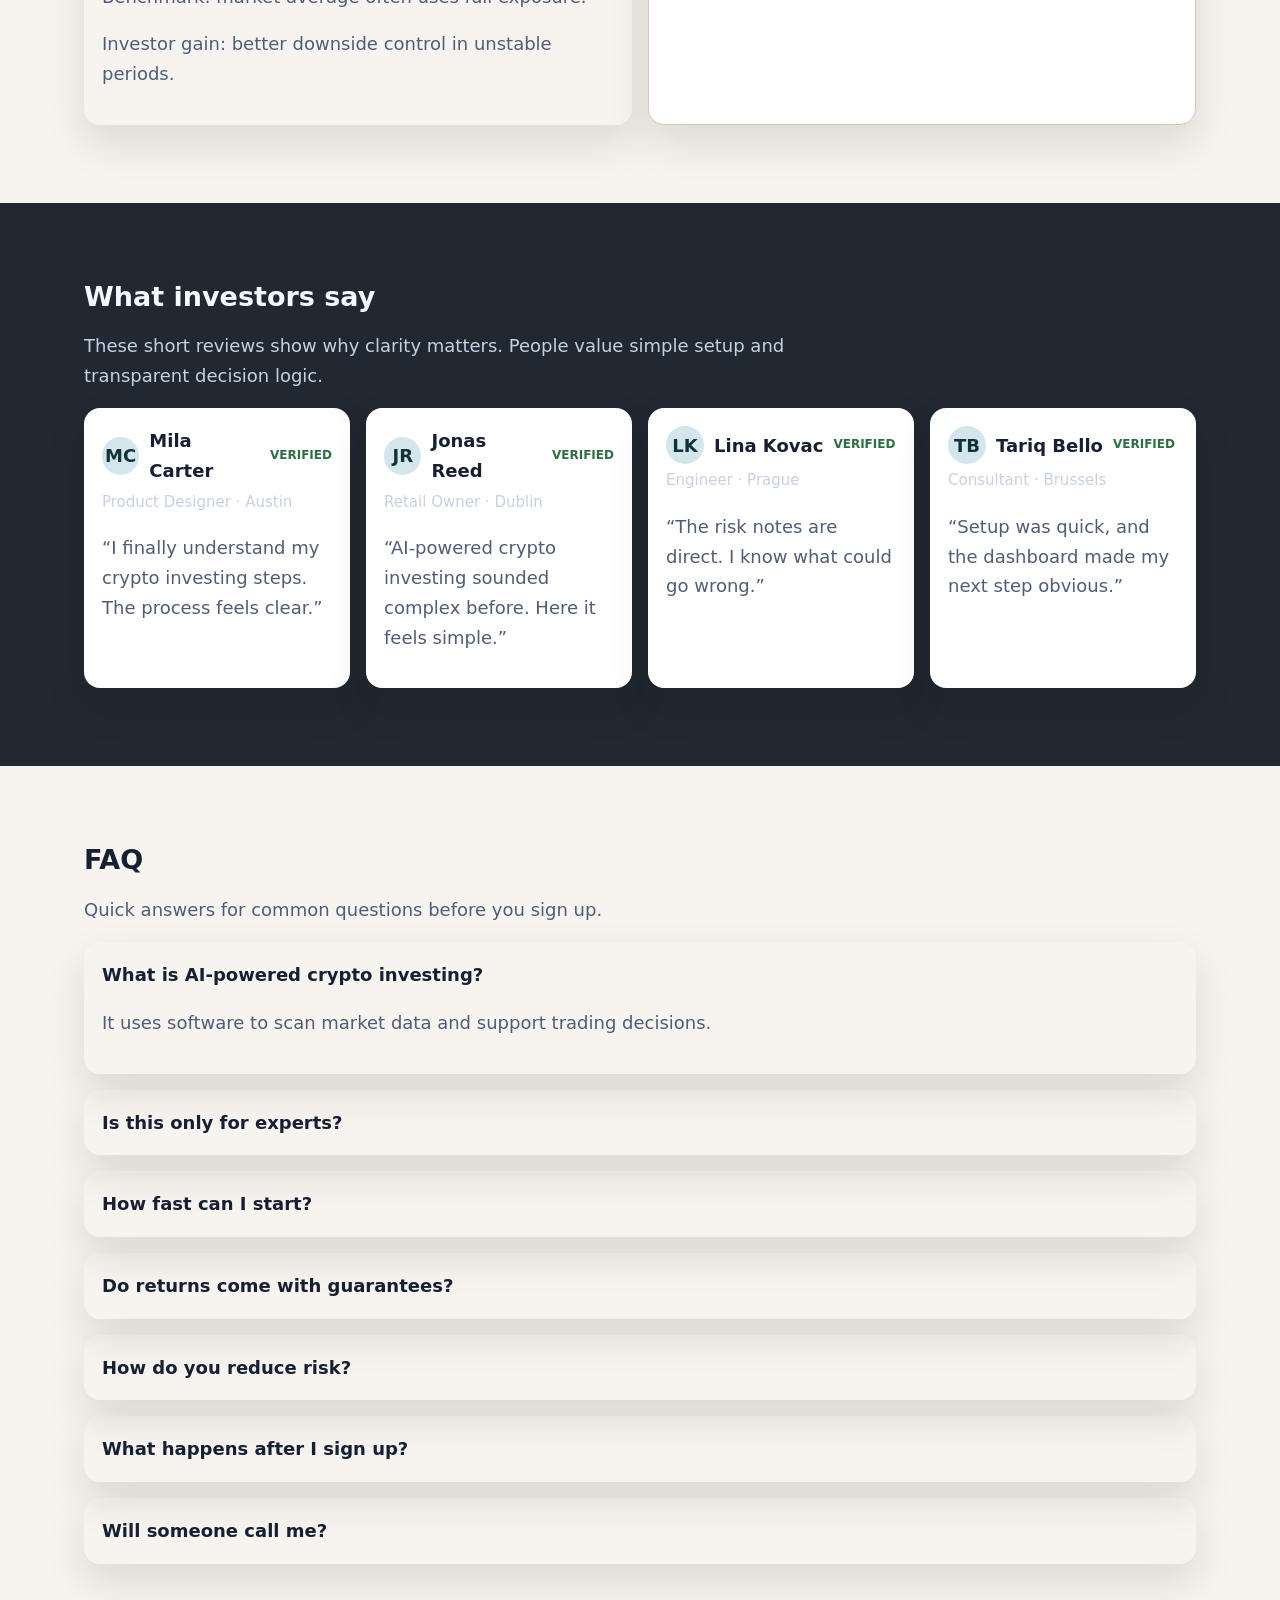
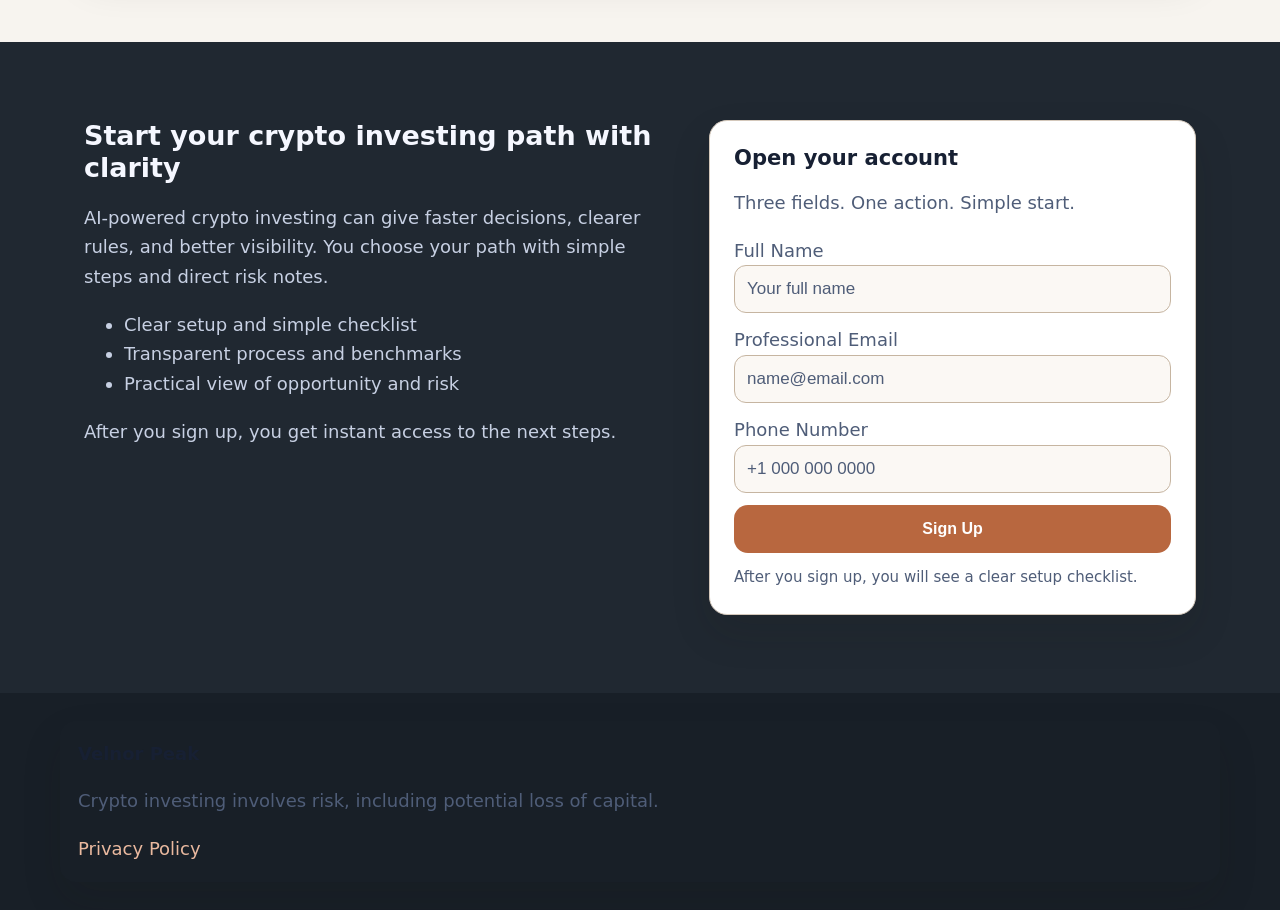
<file: fr/index.html>
<!doctype html>
<!-- DESIGN SEED: 482 -->
<html lang="en">
<head>
<meta charset="utf-8" />
<meta name="viewport" content="width=device-width,initial-scale=1" />
<title>Velnor Peak | AI-Powered Crypto Investing Platform 3</title>
<meta name="description" content="Velnor Peak offers AI-powered crypto investing with simple steps, clear risk notes, and fast signup flow 3." />
<link rel="canonical" href="https://velnorpeak.com/fr/index.html" />
<meta property="og:title" content="Velnor Peak | AI-Powered Crypto Investing Platform 3" /><meta property="og:description" content="Velnor Peak offers AI-powered crypto investing with simple steps, clear risk notes, and fast signup flow 3." /><meta property="og:type" content="website" />
<meta name="twitter:card" content="summary_large_image" /><meta name="twitter:title" content="Velnor Peak | AI-Powered Crypto Investing Platform 3" /><meta name="twitter:description" content="Velnor Peak offers AI-powered crypto investing with simple steps, clear risk notes, and fast signup flow 3." />
<link rel="alternate" hreflang="en" href="https://velnorpeak.com/index.html"/><link rel="alternate" hreflang="de" href="https://velnorpeak.com/de/index.html"/><link rel="alternate" hreflang="fr" href="https://velnorpeak.com/fr/index.html"/><link rel="alternate" hreflang="es" href="https://velnorpeak.com/es/index.html"/><link rel="alternate" hreflang="it" href="https://velnorpeak.com/it/index.html"/><link rel="alternate" hreflang="tr" href="https://velnorpeak.com/tr/index.html"/><link rel="alternate" hreflang="pt" href="https://velnorpeak.com/pt/index.html"/><link rel="alternate" hreflang="ja" href="https://velnorpeak.com/jp/index.html"/><link rel="alternate" hreflang="sk" href="https://velnorpeak.com/sk/index.html"/><link rel="alternate" hreflang="nl-BE" href="https://velnorpeak.com/be/index.html"/>
<link rel="stylesheet" href="../assets/style.css" />
<script type="application/ld+json">{"@context":"https://schema.org","@type":"Organization","name":"Velnor Peak"}</script>
<script type="application/ld+json">{"@context":"https://schema.org","@type":"WebSite","name":"Velnor Peak","url":"https://velnorpeak.com"}</script>
<script type="application/ld+json">{"@context":"https://schema.org","@type":"Review","reviewRating":{"@type":"Rating","ratingValue":"5"},"author":{"@type":"Person","name":"Mila Carter"},"itemReviewed":{"@type":"Service","name":"Velnor Peak crypto investing"}}</script>
<script type="application/ld+json">{"@context":"https://schema.org","@type":"FAQPage","mainEntity":[{"@type":"Question","name":"What is AI-powered crypto investing?","acceptedAnswer":{"@type":"Answer","text":"It uses software to scan data and support better crypto investing decisions."}}]}</script>
</head>
<body>
<div class="page-shell"><div class="bg-mesh"></div><div class="glow one"></div><div class="glow two"></div>
<header class="header"><div class="container nav-wrap">
<div class="brand">Velnor Peak</div>
<nav class="center-nav" aria-label="Primary"><a href="#market">Why Market</a><a href="#model">How It Works</a><a href="#metrics">Snapshot</a><a href="#faq">FAQ</a></nav>
<div class="right-zone"><div class="lang"><button class="lang-btn" aria-label="Current language">Français</button><div class="lang-menu">
<a href="../index.html"><svg class="flag" viewBox="0 0 3 2" aria-hidden="true"><rect width="3" height="2" fill="#012169"/><path d="M0 0l3 2M3 0L0 2" stroke="#fff" stroke-width=".4"/><path d="M0 0l3 2M3 0L0 2" stroke="#c8102e" stroke-width=".2"/></svg>English</a>
<a href="../de/index.html"><svg class="flag" viewBox="0 0 3 2"><rect width="3" height="2" fill="#ffce00"/><rect width="3" height="1.33" fill="#dd0000"/><rect width="3" height=".66" fill="#000"/></svg>Deutsch</a>
<a href="../fr/index.html"><svg class="flag" viewBox="0 0 3 2"><rect width="1" height="2" fill="#0055a4"/><rect x="1" width="1" height="2" fill="#fff"/><rect x="2" width="1" height="2" fill="#ef4135"/></svg>Français</a>
<a href="../es/index.html"><svg class="flag" viewBox="0 0 3 2"><rect width="3" height="2" fill="#aa151b"/><rect y=".5" width="3" height="1" fill="#f1bf00"/></svg>Español</a>
<a href="../it/index.html"><svg class="flag" viewBox="0 0 3 2"><rect width="1" height="2" fill="#009246"/><rect x="1" width="1" height="2" fill="#fff"/><rect x="2" width="1" height="2" fill="#ce2b37"/></svg>Italiano</a>
<a href="../tr/index.html"><svg class="flag" viewBox="0 0 3 2"><rect width="3" height="2" fill="#e30a17"/></svg>Türkçe</a>
<a href="../pt/index.html"><svg class="flag" viewBox="0 0 3 2"><rect width="1.2" height="2" fill="#006600"/><rect x="1.2" width="1.8" height="2" fill="#ff0000"/></svg>Português</a>
<a href="../jp/index.html"><svg class="flag" viewBox="0 0 3 2"><rect width="3" height="2" fill="#fff"/><circle cx="1.5" cy="1" r=".45" fill="#bc002d"/></svg>日本語</a>
<a href="../sk/index.html"><svg class="flag" viewBox="0 0 3 2"><rect width="3" height="2" fill="#ee1c25"/><rect width="3" height="1.33" fill="#0b4ea2"/><rect width="3" height=".66" fill="#fff"/></svg>Slovak</a>
<a href="../be/index.html"><svg class="flag" viewBox="0 0 3 2"><rect width="1" height="2" fill="#000"/><rect x="1" width="1" height="2" fill="#ffe936"/><rect x="2" width="1" height="2" fill="#ef3340"/></svg>Nederlands (BE)</a>
</div></div><a class="btn btn-primary" href="#signup-final">Sign Up</a></div>
<button class="btn lang-btn mobile-toggle" aria-label="Open menu">Menu</button>
</div></header>

<div id="drawer" class="drawer" aria-hidden="true"><div class="drawer-bg"></div><aside class="drawer-panel"><button class="drawer-close" aria-label="Close menu">X</button><a href="#market">Why Market</a><a href="#model">How It Works</a><a href="#metrics">Snapshot</a><a href="#faq">FAQ</a><div class="lang"><button class="lang-btn" aria-label="Current language">Français</button><div class="lang-menu">
<a href="../index.html"><svg class="flag" viewBox="0 0 3 2" aria-hidden="true"><rect width="3" height="2" fill="#012169"/><path d="M0 0l3 2M3 0L0 2" stroke="#fff" stroke-width=".4"/><path d="M0 0l3 2M3 0L0 2" stroke="#c8102e" stroke-width=".2"/></svg>English</a>
<a href="../de/index.html"><svg class="flag" viewBox="0 0 3 2"><rect width="3" height="2" fill="#ffce00"/><rect width="3" height="1.33" fill="#dd0000"/><rect width="3" height=".66" fill="#000"/></svg>Deutsch</a>
<a href="../fr/index.html"><svg class="flag" viewBox="0 0 3 2"><rect width="1" height="2" fill="#0055a4"/><rect x="1" width="1" height="2" fill="#fff"/><rect x="2" width="1" height="2" fill="#ef4135"/></svg>Français</a>
<a href="../es/index.html"><svg class="flag" viewBox="0 0 3 2"><rect width="3" height="2" fill="#aa151b"/><rect y=".5" width="3" height="1" fill="#f1bf00"/></svg>Español</a>
<a href="../it/index.html"><svg class="flag" viewBox="0 0 3 2"><rect width="1" height="2" fill="#009246"/><rect x="1" width="1" height="2" fill="#fff"/><rect x="2" width="1" height="2" fill="#ce2b37"/></svg>Italiano</a>
<a href="../tr/index.html"><svg class="flag" viewBox="0 0 3 2"><rect width="3" height="2" fill="#e30a17"/></svg>Türkçe</a>
<a href="../pt/index.html"><svg class="flag" viewBox="0 0 3 2"><rect width="1.2" height="2" fill="#006600"/><rect x="1.2" width="1.8" height="2" fill="#ff0000"/></svg>Português</a>
<a href="../jp/index.html"><svg class="flag" viewBox="0 0 3 2"><rect width="3" height="2" fill="#fff"/><circle cx="1.5" cy="1" r=".45" fill="#bc002d"/></svg>日本語</a>
<a href="../sk/index.html"><svg class="flag" viewBox="0 0 3 2"><rect width="3" height="2" fill="#ee1c25"/><rect width="3" height="1.33" fill="#0b4ea2"/><rect width="3" height=".66" fill="#fff"/></svg>Slovak</a>
<a href="../be/index.html"><svg class="flag" viewBox="0 0 3 2"><rect width="1" height="2" fill="#000"/><rect x="1" width="1" height="2" fill="#ffe936"/><rect x="2" width="1" height="2" fill="#ef3340"/></svg>Nederlands (BE)</a>
</div></div><a class="btn btn-primary" href="#signup-final">Sign Up</a></aside></div>

<main>
<section class="section light hero"><div class="container hero-grid"><div>
<h1>AI-powered crypto investing with a clear plan</h1>
<p class="section-intro">Velnor Peak gives investors a simple way to access crypto investing. AI-powered crypto investing matters now because markets move fast and data changes every minute. You get a clear process, visible risk controls, and direct progress tracking. After you sign up, you get instant access to the next steps.</p>
<div class="performance-panel hero-panel"><h3>Typical outcome range</h3><div class="range-grid"><div class="range-box"><div class="range-value">8–15%</div><div class="range-label">Monthly range</div></div><div class="range-box"><div class="range-value">80–200%</div><div class="range-label">Annual range</div></div></div><p class="mini-disclaimer">Returns depend on market conditions. Not guaranteed.</p></div>
</div>
<div class="form-card"><h3 class="form-title">Start your access</h3><p class="form-sub">Simple form. Fast setup. No calls.</p><form class="form-stack"><label>Full Name<input placeholder="Your full name" /></label><label>Professional Email<input type="email" placeholder="name@email.com" /></label><label>Phone Number<input type="tel" placeholder="+1 000 000 0000" /></label><button class="btn btn-primary" type="submit">Sign Up</button><small>We may send a short email to confirm your details.</small></form></div>
</div></section>

<section id="market" class="section dark"><div class="container"><h2>Why crypto investing is growing now</h2><p class="section-intro">Digital payments and tokenized assets are becoming part of daily finance. AI-powered crypto investing helps react faster to that change.</p><div class="grid-3"><article class="card"><h3>Adoption expands</h3><p>More payment tools now include blockchain options for normal users.</p><p class="muted">Meaning: demand has a wider base.</p></article><article class="card"><h3>Data speed wins</h3><p>AI reads price and flow changes before manual checks finish.</p><p class="muted">Meaning: decisions can be faster and calmer.</p></article><article class="card"><h3>Access is easier</h3><p>Entry tools improved, so setup takes hours, not weeks.</p><p class="muted">Meaning: lower friction for new investors.</p></article></div><p>Investor gain: clearer timing signals and easier entry into crypto investing.</p></div></section>

<section id="model" class="section light"><div class="container"><h2>How AI-powered crypto investing works</h2><p class="section-intro">Here is the model in simple steps. Each step explains action, review, and control.</p><div class="grid-2"><article class="card"><h3>Signal scan</h3><ul><li>AI tracks momentum, volume, and trend breaks.</li><li>Human team checks if the move is real.</li><li>Weak signals are removed early.</li></ul><p>Investor gain: fewer random entries.</p></article><article class="card"><h3>Execution loop</h3><ul><li>Capital enters in layers, not all at once.</li><li>Exit rules lock gains or limit losses.</li><li>Risk cap keeps one trade from dominating.</li></ul><p>Investor gain: a more controlled growth path.</p></article></div>
<div class="visual-card"><h4>Allocation mix view</h4><div class="alloc-bar"><div class="seg a">Core 38%</div><div class="seg b">Momentum 34%</div><div class="seg c">Reserve 28%</div></div><p>Benchmark: market average often keeps less reserve.</p><p>What it means: reserve capital can soften sudden drops.</p><p>Investor gain: flexibility during unstable weeks.</p></div></div></section>

<section class="section dark"><div class="container"><h2>24-hour setup process</h2><p class="section-intro">The setup is short and practical. You can complete it in one day.</p><div class="steps"><article class="process-card"><div class="step-time">5 Minute</div><div class="step-title">Create account</div><p class="step-line">Enter details and confirm secure access.</p></article><article class="process-card"><div class="step-time">1–6 Hour</div><div class="step-title">Review options</div><p class="step-line">Check clear strategy paths and risk notes.</p></article><article class="process-card"><div class="step-time">6–12 Hour</div><div class="step-title">Set preferences</div><p class="step-line">Choose pace, alerts, and limit settings.</p></article><article class="process-card"><div class="step-time">12–24 Hour</div><div class="step-title">Activate tracking</div><p class="step-line">Start dashboard with first live signals.</p></article></div><p>Most people finish setup in 24 hours.</p><p>After you sign up, you will see a clear setup checklist.</p></div></section>

<section id="metrics" class="section light"><div class="container"><h2>Performance snapshot for crypto investing</h2><p class="section-intro">These numbers show potential behavior, not a promise. They compare observed outcomes with a simple market baseline.</p><div class="grid-2"><article class="visual-card"><h4>Monthly consistency comparison</h4><div class="compare"><div class="row"><span>Velnor Peak</span><div class="track"><div class="fill" style="width:72%"></div><div class="base-marker"></div></div><b>72%</b></div><div class="row"><span>Market avg</span><div class="track"><div class="fill" style="width:58%"></div><div class="base-marker"></div></div><b>58%</b></div></div><p>Baseline marker: 60% consistency line.</p><p>Investor gain: steadier behavior can support better planning.</p></article><article class="visual-card"><h4>Cycle resilience rings</h4><div class="rings"><div class="ring"><span>68%</span></div><div class="ring" style="background:conic-gradient(var(--accent-b) 0 61%,#e8dfd3 61% 100%)"><span>61%</span></div></div><p>Left: favorable months. Right: mixed months.</p><p>What it means: outcomes can remain active in changing cycles.</p><p>Investor gain: broader chances to capture movement.</p></article></div></div></section>

<section class="section dark"><div class="container"><h2>What drives returns in AI-powered crypto investing</h2><p class="section-intro">Returns usually come from three simple drivers. We monitor each driver and adjust exposure quickly.</p><div class="grid-2"><article class="visual-card"><h4>Return driver waterfall</h4><div class="waterfall"><div class="wbar"><b>Timing</b></div><div class="wbar"><b>Selection</b></div><div class="wbar"><b>Risk rules</b></div><div class="wbar"><b>Fees impact</b></div></div><p>Benchmark: fees reduce part of raw gains.</p><p>What it means: process quality matters more than single picks.</p><p>Investor gain: more repeatable decision structure.</p></article><article class="card"><h3>Simple insight loop</h3><ul><li>Track market mood, not headlines only.</li><li>Use entries with clear invalidation points.</li><li>Cut weak setups quickly and reallocate.</li></ul><p>Investor gain: less emotional trading pressure.</p></article></div></div></section>

<section class="section light"><div class="container"><h2>Main risks and how we reduce them</h2><p class="section-intro">Every investment has risk. We explain the core risks in plain language and show practical controls.</p><div class="grid-2"><article class="visual-card"><h4>Risk matrix</h4><div class="matrix"><div class="cell"><strong>High move + High speed</strong><p>Use smaller position sizes.</p></div><div class="cell"><strong>High move + Low speed</strong><p>Use staged entries and exits.</p></div><div class="cell"><strong>Low move + High speed</strong><p>Wait for confirmation before entry.</p></div><div class="cell"><strong>Low move + Low speed</strong><p>Hold reserve capital for better setups.</p></div></div><p>Benchmark: market average often uses full exposure.</p><p>Investor gain: better downside control in unstable periods.</p></article><article class="card"><h3>Risk notes</h3><ul><li>Crypto prices can swing fast in hours.</li><li>Signals can fail when news shocks the market.</li><li>Past outcomes do not promise future results.</li></ul><p>What this means: stay disciplined and use clear limits.</p></article></div></div></section>

<section class="section dark"><div class="container"><h2>What investors say</h2><p class="section-intro">These short reviews show why clarity matters. People value simple setup and transparent decision logic.</p><div class="review-grid">
<article class="review-card"><div class="rev-head"><div class="avatar">MC</div><strong>Mila Carter</strong><span class="verified">VERIFIED</span></div><small>Product Designer · Austin</small><p>“I finally understand my crypto investing steps. The process feels clear.”</p></article>
<article class="review-card"><div class="rev-head"><div class="avatar">JR</div><strong>Jonas Reed</strong><span class="verified">VERIFIED</span></div><small>Retail Owner · Dublin</small><p>“AI-powered crypto investing sounded complex before. Here it feels simple.”</p></article>
<article class="review-card"><div class="rev-head"><div class="avatar">LK</div><strong>Lina Kovac</strong><span class="verified">VERIFIED</span></div><small>Engineer · Prague</small><p>“The risk notes are direct. I know what could go wrong.”</p></article>
<article class="review-card"><div class="rev-head"><div class="avatar">TB</div><strong>Tariq Bello</strong><span class="verified">VERIFIED</span></div><small>Consultant · Brussels</small><p>“Setup was quick, and the dashboard made my next step obvious.”</p></article>
</div></div></section>

<section id="faq" class="section light"><div class="container"><h2>FAQ</h2><p class="section-intro">Quick answers for common questions before you sign up.</p><div class="faq-list">
<details class="faq-item" open><summary>What is AI-powered crypto investing?</summary><p>It uses software to scan market data and support trading decisions.</p></details>
<details class="faq-item"><summary>Is this only for experts?</summary><p>No. It is built for investors who want a clear process.</p></details>
<details class="faq-item"><summary>How fast can I start?</summary><p>Most people complete setup in 24 hours.</p></details>
<details class="faq-item"><summary>Do returns come with guarantees?</summary><p>No. Returns depend on market conditions and are never guaranteed.</p></details>
<details class="faq-item"><summary>How do you reduce risk?</summary><p>Through position limits, staged entries, and strict exit rules.</p></details>
<details class="faq-item"><summary>What happens after I sign up?</summary><p>After you sign up, you can review the options and choose what to do next.</p></details>
<details class="faq-item"><summary>Will someone call me?</summary><p>No calls. We may send a short email to confirm details.</p></details>
</div></div></section>

<section id="signup-final" class="section dark"><div class="container hero-grid"><div><h2>Start your crypto investing path with clarity</h2><p class="section-intro">AI-powered crypto investing can give faster decisions, clearer rules, and better visibility. You choose your path with simple steps and direct risk notes.</p><ul><li>Clear setup and simple checklist</li><li>Transparent process and benchmarks</li><li>Practical view of opportunity and risk</li></ul><p>After you sign up, you get instant access to the next steps.</p></div><div class="form-card"><h3>Open your account</h3><p>Three fields. One action. Simple start.</p><form class="form-stack"><label>Full Name<input placeholder="Your full name" /></label><label>Professional Email<input type="email" placeholder="name@email.com" /></label><label>Phone Number<input type="tel" placeholder="+1 000 000 0000" /></label><button class="btn btn-primary" type="submit">Sign Up</button><small>After you sign up, you will see a clear setup checklist.</small></form></div></div></section>
</main>

<footer class="footer"><div class="container footer-panel"><strong>Velnor Peak</strong><p>Crypto investing involves risk, including potential loss of capital.</p><a href="#" class="privacy-open">Privacy Policy</a></div></footer>

<div id="privacyModal" class="modal" aria-hidden="true"><div class="modal-bg"></div><div class="modal-card"><button class="modal-top-close" aria-label="Close privacy">X</button><h3>Privacy Policy</h3><p>Introduction: We explain how we handle data in clear language.</p><p>Data collection: We collect name, email, phone, and usage events.</p><p>Legal basis: We process data for service delivery and legal duties.</p><p>Cookies: We use cookies for security and performance analytics.</p><p>Retention: Data is kept only as long as needed.</p><p>Third-party sharing: Limited partners help with hosting and email delivery.</p><p>Security: Encryption and access controls protect stored information.</p><p>User rights: You can ask to access, correct, or delete your data.</p><p>International transfers: Data may be processed in other countries with safeguards.</p><p>Industry risk disclosure: Digital asset markets can be volatile and change quickly.</p><p>Contact: privacy@velnorpeak.com</p><div class="modal-footer"><button class="btn lang-btn modal-bottom-close">Close</button></div></div></div>

</div>
<script defer src="../assets/app.js"></script>
</body></html>
</file>
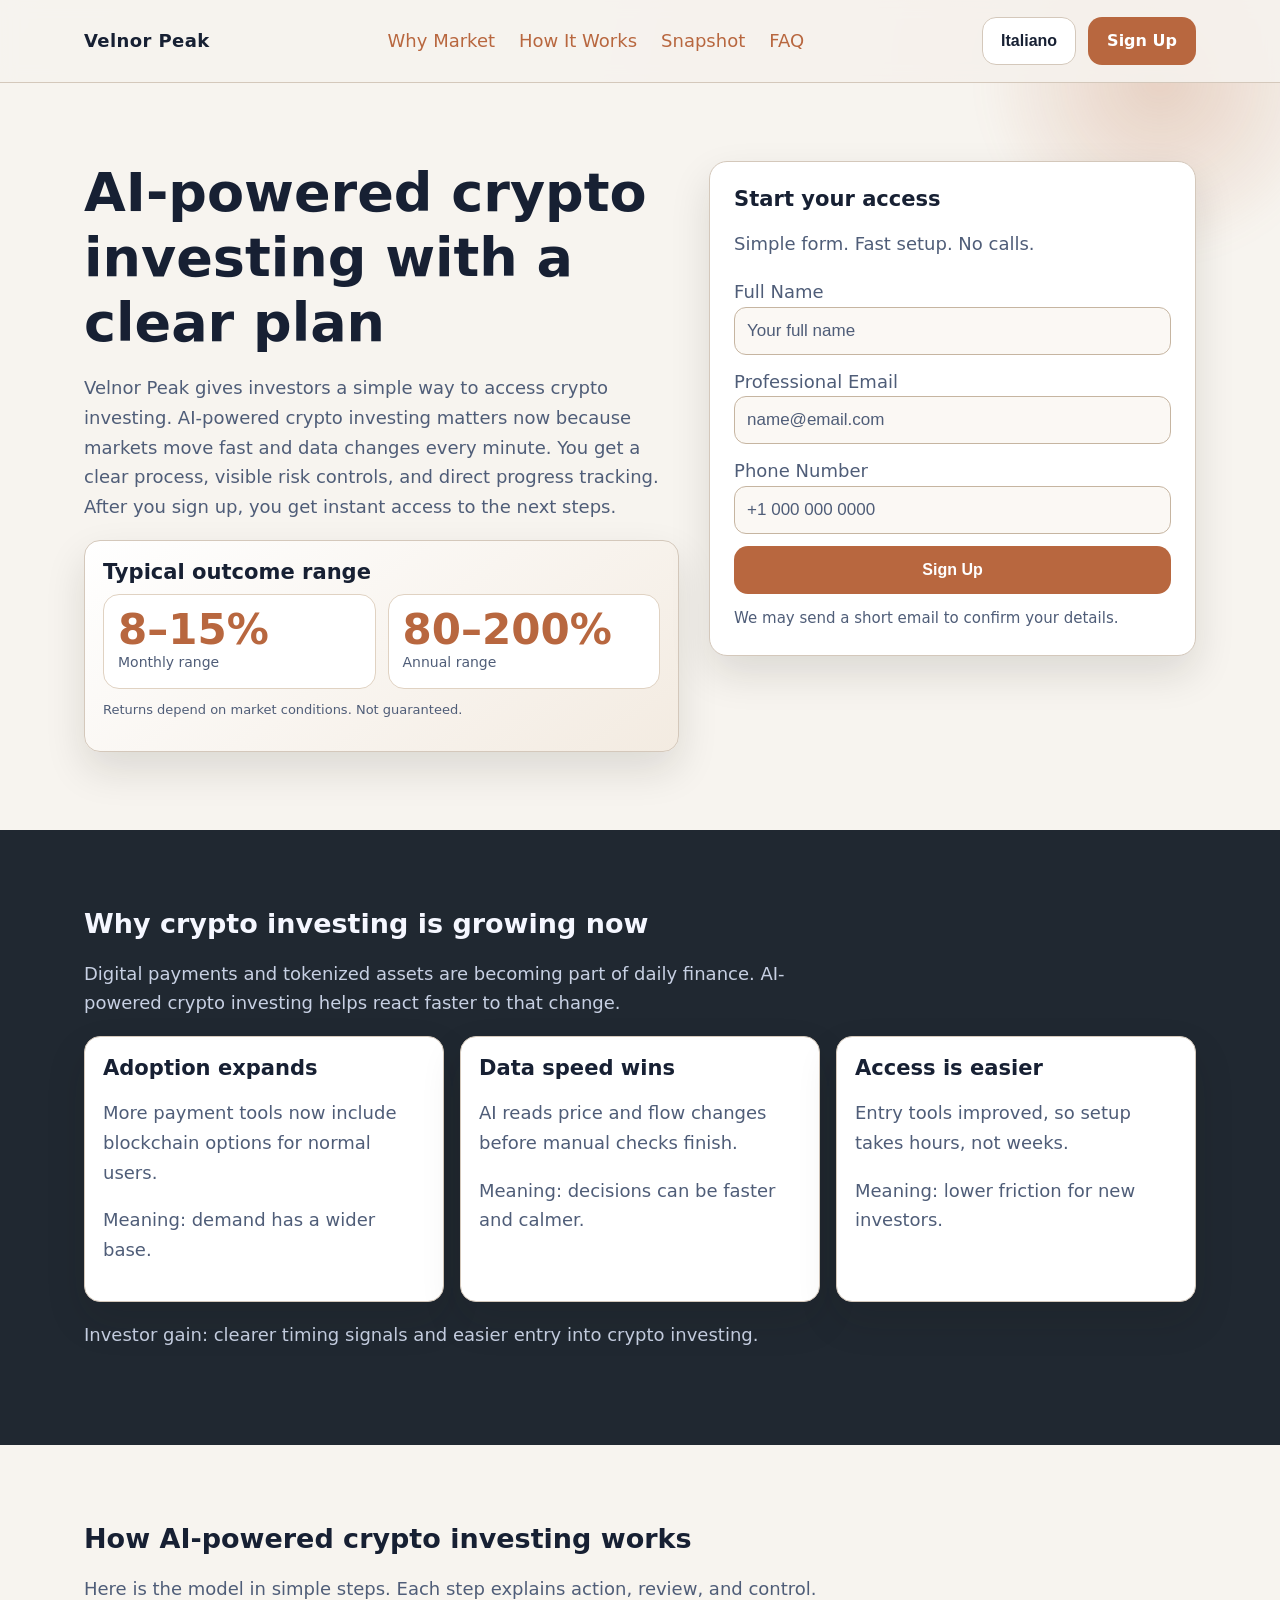
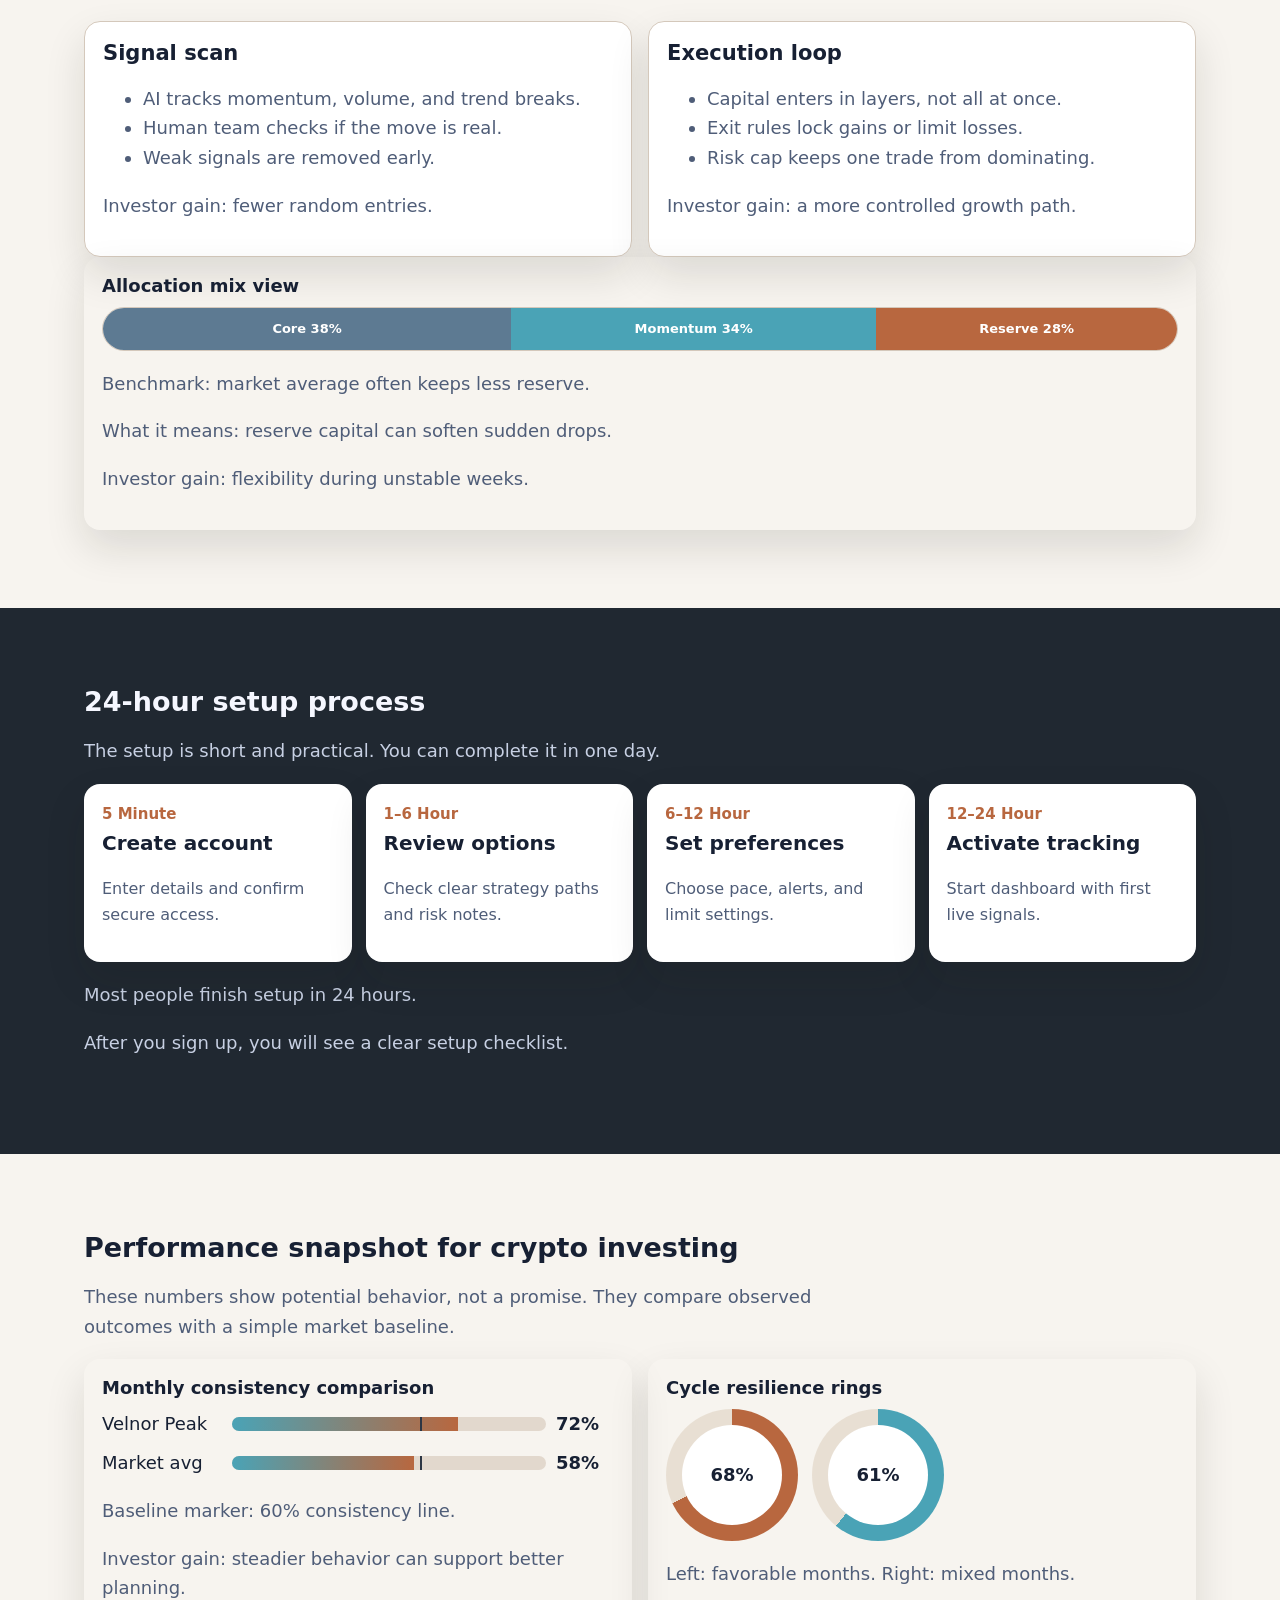
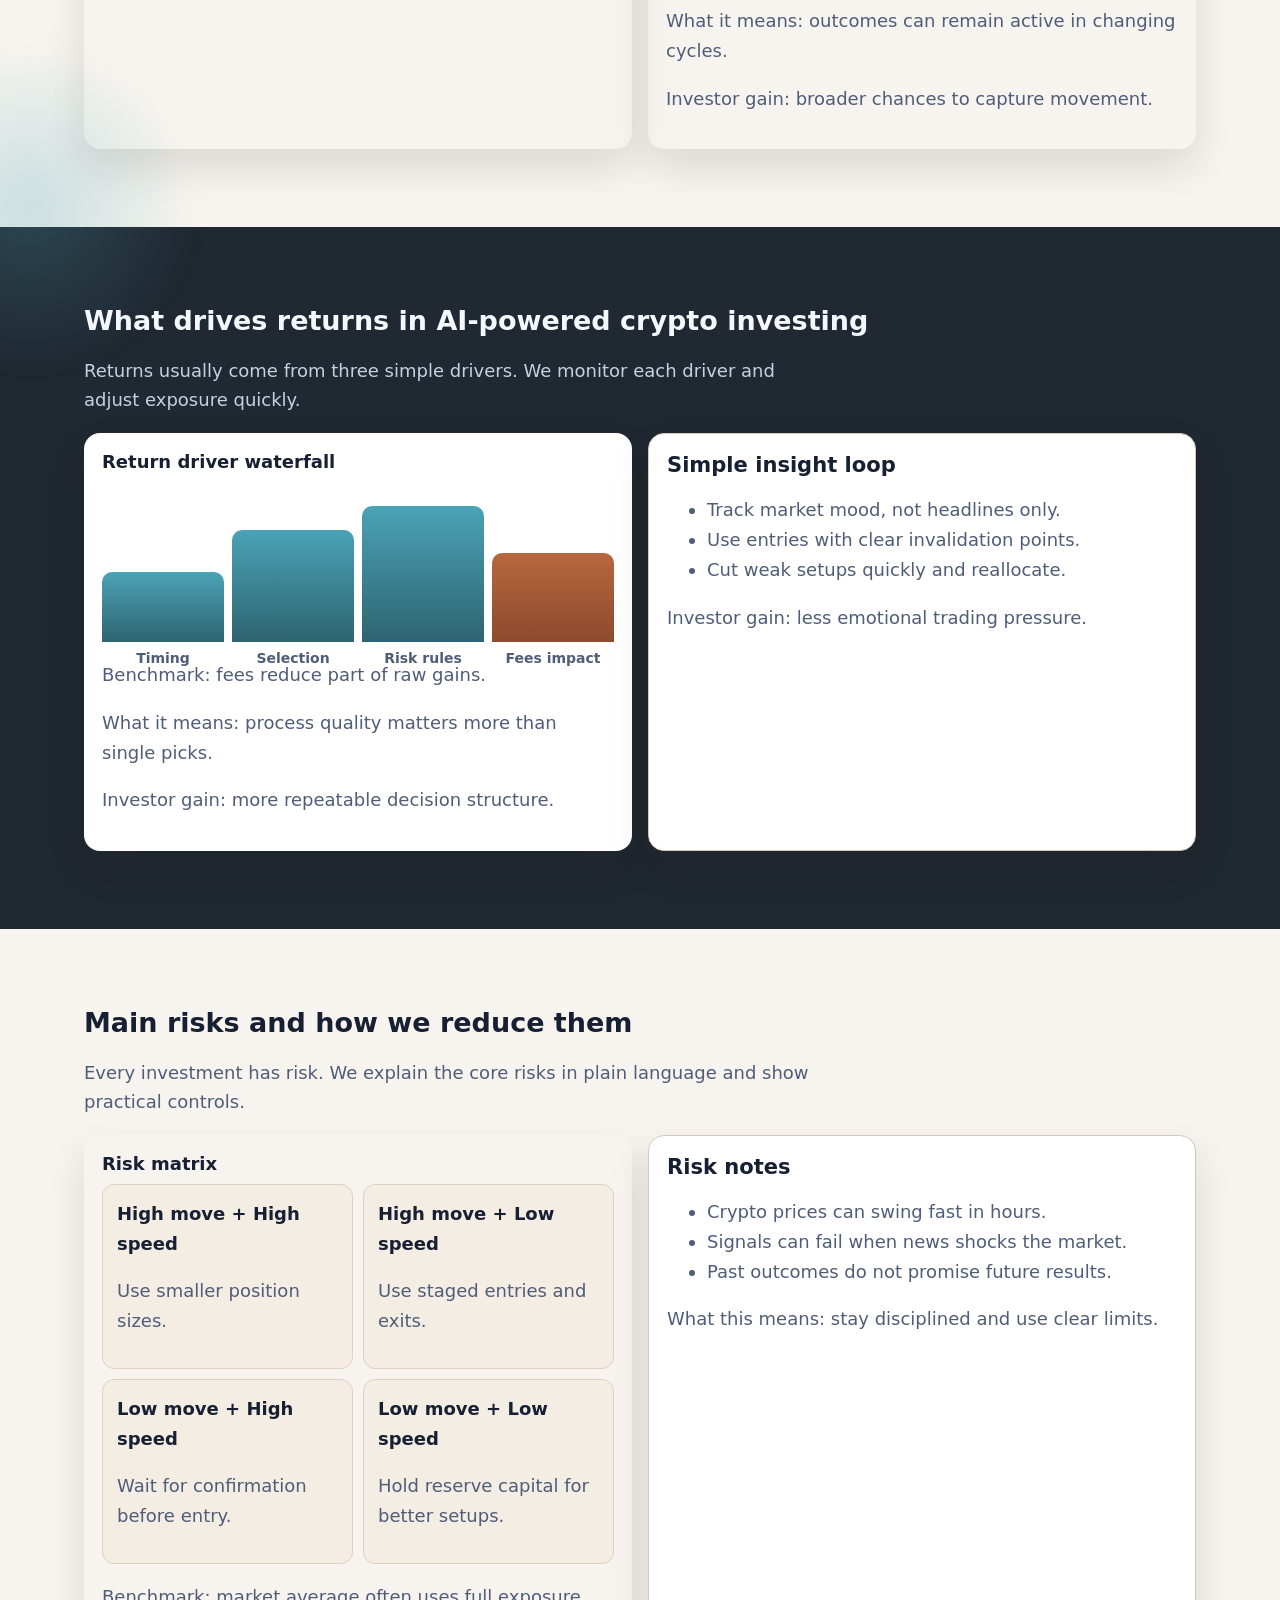
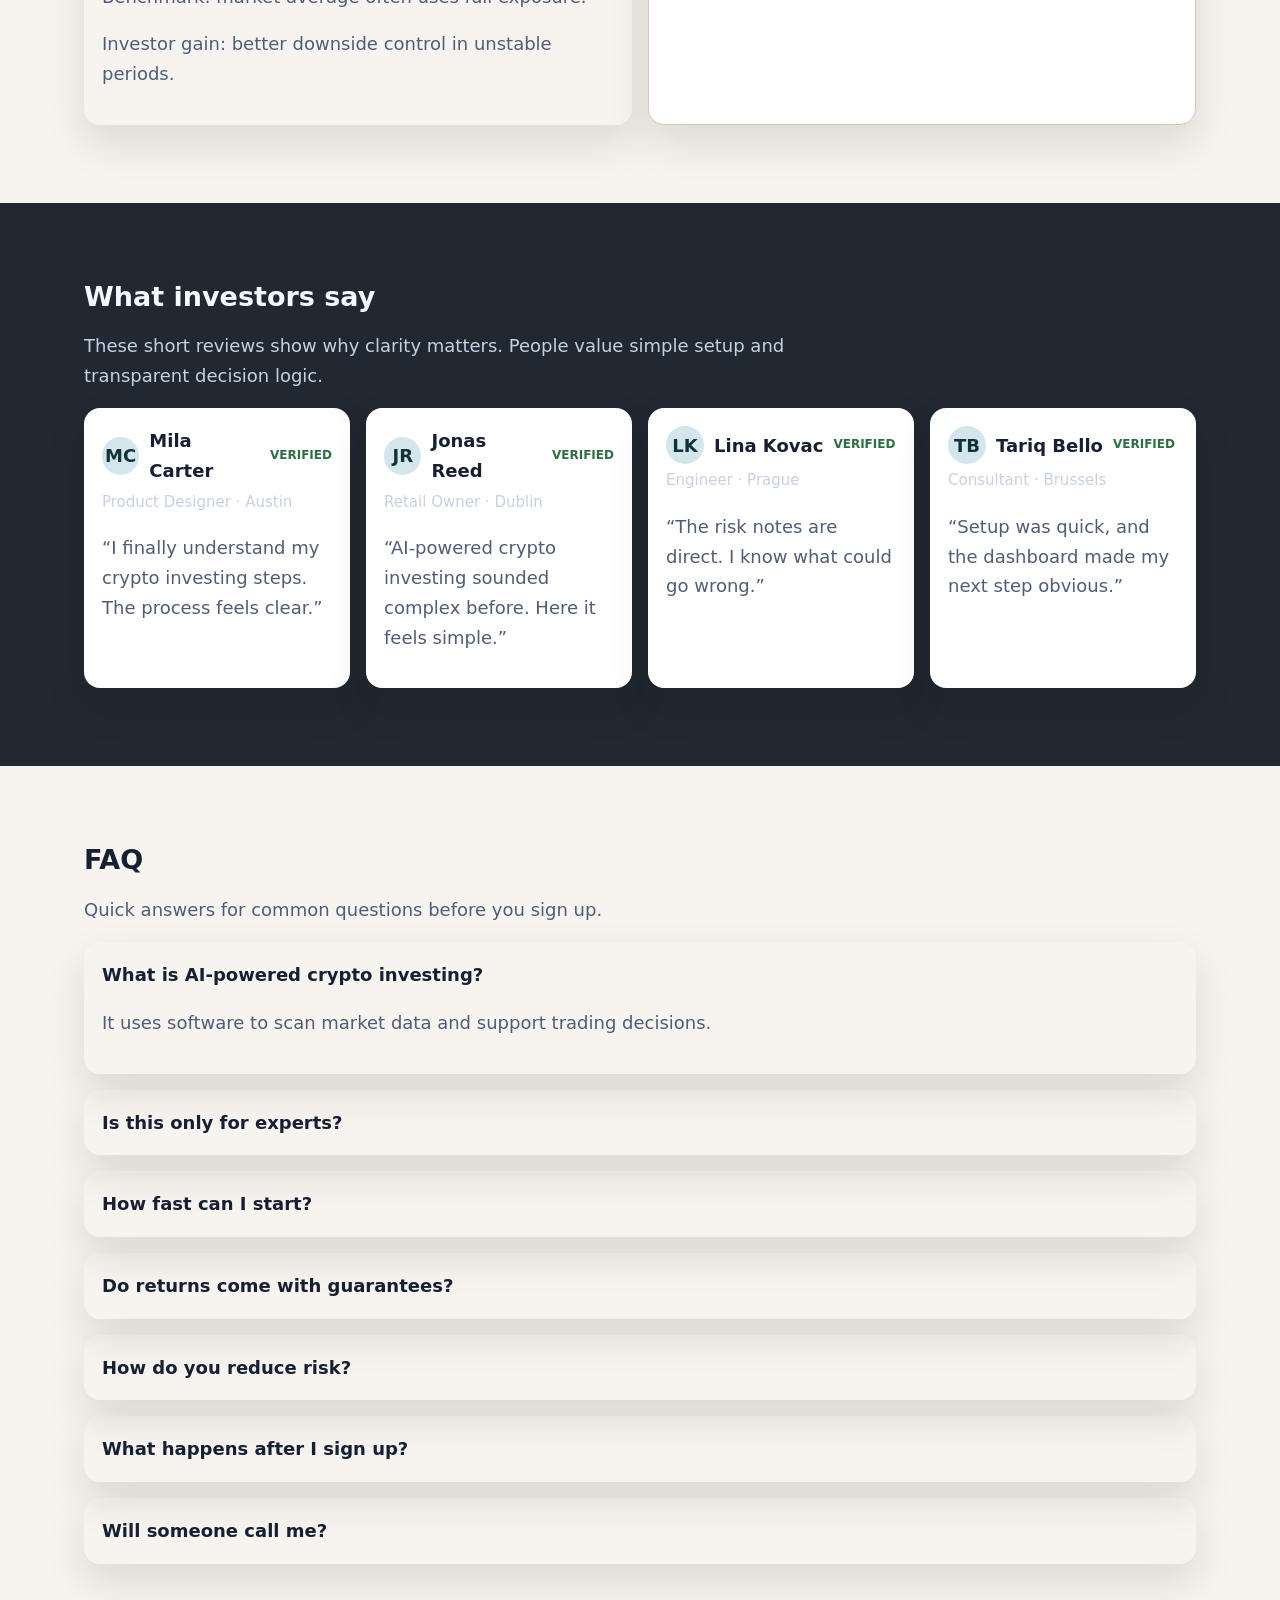
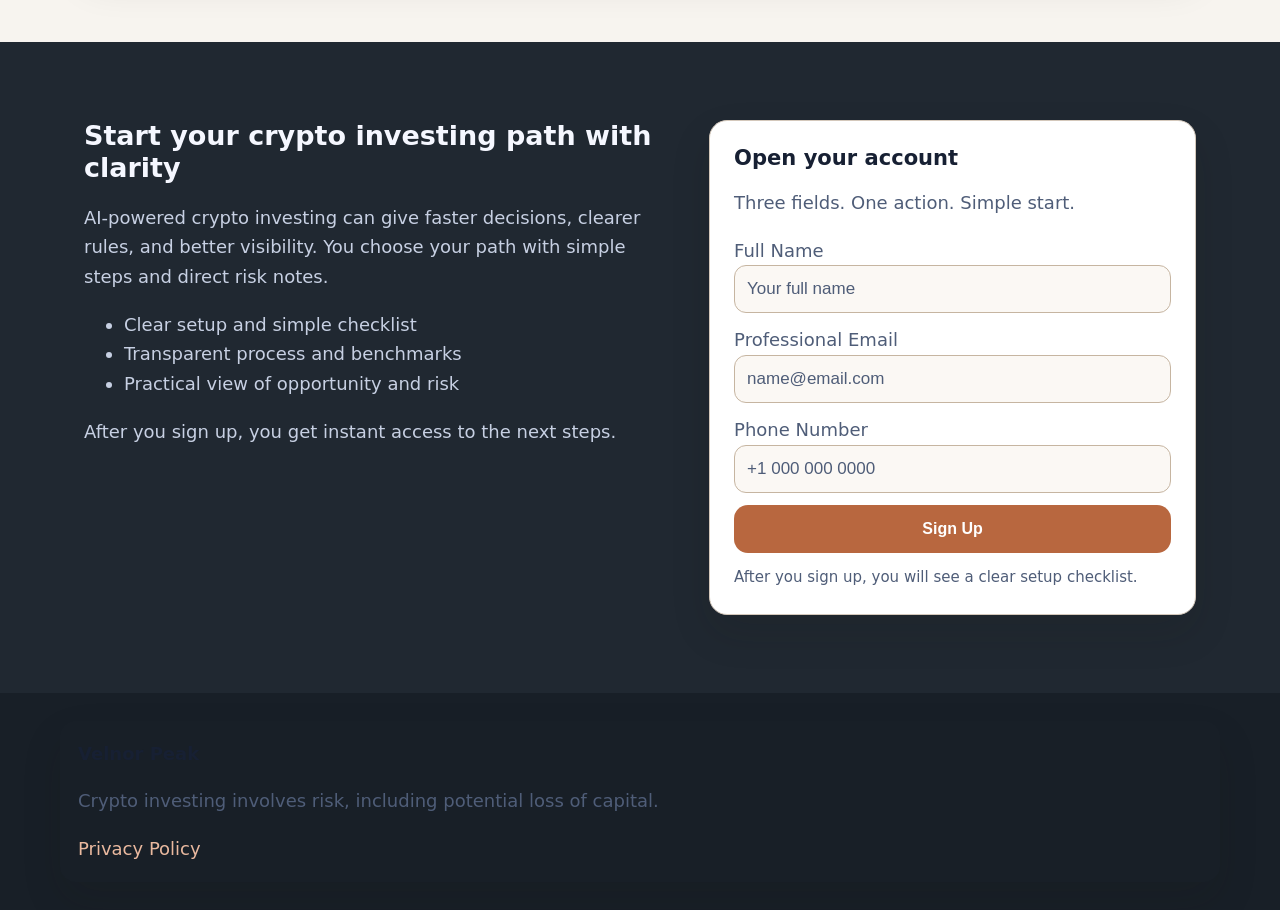
<file: it/index.html>
<!doctype html>
<!-- DESIGN SEED: 482 -->
<html lang="en">
<head>
<meta charset="utf-8" />
<meta name="viewport" content="width=device-width,initial-scale=1" />
<title>Velnor Peak | AI-Powered Crypto Investing Platform 5</title>
<meta name="description" content="Velnor Peak offers AI-powered crypto investing with simple steps, clear risk notes, and fast signup flow 5." />
<link rel="canonical" href="https://velnorpeak.com/it/index.html" />
<meta property="og:title" content="Velnor Peak | AI-Powered Crypto Investing Platform 5" /><meta property="og:description" content="Velnor Peak offers AI-powered crypto investing with simple steps, clear risk notes, and fast signup flow 5." /><meta property="og:type" content="website" />
<meta name="twitter:card" content="summary_large_image" /><meta name="twitter:title" content="Velnor Peak | AI-Powered Crypto Investing Platform 5" /><meta name="twitter:description" content="Velnor Peak offers AI-powered crypto investing with simple steps, clear risk notes, and fast signup flow 5." />
<link rel="alternate" hreflang="en" href="https://velnorpeak.com/index.html"/><link rel="alternate" hreflang="de" href="https://velnorpeak.com/de/index.html"/><link rel="alternate" hreflang="fr" href="https://velnorpeak.com/fr/index.html"/><link rel="alternate" hreflang="es" href="https://velnorpeak.com/es/index.html"/><link rel="alternate" hreflang="it" href="https://velnorpeak.com/it/index.html"/><link rel="alternate" hreflang="tr" href="https://velnorpeak.com/tr/index.html"/><link rel="alternate" hreflang="pt" href="https://velnorpeak.com/pt/index.html"/><link rel="alternate" hreflang="ja" href="https://velnorpeak.com/jp/index.html"/><link rel="alternate" hreflang="sk" href="https://velnorpeak.com/sk/index.html"/><link rel="alternate" hreflang="nl-BE" href="https://velnorpeak.com/be/index.html"/>
<link rel="stylesheet" href="../assets/style.css" />
<script type="application/ld+json">{"@context":"https://schema.org","@type":"Organization","name":"Velnor Peak"}</script>
<script type="application/ld+json">{"@context":"https://schema.org","@type":"WebSite","name":"Velnor Peak","url":"https://velnorpeak.com"}</script>
<script type="application/ld+json">{"@context":"https://schema.org","@type":"Review","reviewRating":{"@type":"Rating","ratingValue":"5"},"author":{"@type":"Person","name":"Mila Carter"},"itemReviewed":{"@type":"Service","name":"Velnor Peak crypto investing"}}</script>
<script type="application/ld+json">{"@context":"https://schema.org","@type":"FAQPage","mainEntity":[{"@type":"Question","name":"What is AI-powered crypto investing?","acceptedAnswer":{"@type":"Answer","text":"It uses software to scan data and support better crypto investing decisions."}}]}</script>
</head>
<body>
<div class="page-shell"><div class="bg-mesh"></div><div class="glow one"></div><div class="glow two"></div>
<header class="header"><div class="container nav-wrap">
<div class="brand">Velnor Peak</div>
<nav class="center-nav" aria-label="Primary"><a href="#market">Why Market</a><a href="#model">How It Works</a><a href="#metrics">Snapshot</a><a href="#faq">FAQ</a></nav>
<div class="right-zone"><div class="lang"><button class="lang-btn" aria-label="Current language">Italiano</button><div class="lang-menu">
<a href="../index.html"><svg class="flag" viewBox="0 0 3 2" aria-hidden="true"><rect width="3" height="2" fill="#012169"/><path d="M0 0l3 2M3 0L0 2" stroke="#fff" stroke-width=".4"/><path d="M0 0l3 2M3 0L0 2" stroke="#c8102e" stroke-width=".2"/></svg>English</a>
<a href="../de/index.html"><svg class="flag" viewBox="0 0 3 2"><rect width="3" height="2" fill="#ffce00"/><rect width="3" height="1.33" fill="#dd0000"/><rect width="3" height=".66" fill="#000"/></svg>Deutsch</a>
<a href="../fr/index.html"><svg class="flag" viewBox="0 0 3 2"><rect width="1" height="2" fill="#0055a4"/><rect x="1" width="1" height="2" fill="#fff"/><rect x="2" width="1" height="2" fill="#ef4135"/></svg>Français</a>
<a href="../es/index.html"><svg class="flag" viewBox="0 0 3 2"><rect width="3" height="2" fill="#aa151b"/><rect y=".5" width="3" height="1" fill="#f1bf00"/></svg>Español</a>
<a href="../it/index.html"><svg class="flag" viewBox="0 0 3 2"><rect width="1" height="2" fill="#009246"/><rect x="1" width="1" height="2" fill="#fff"/><rect x="2" width="1" height="2" fill="#ce2b37"/></svg>Italiano</a>
<a href="../tr/index.html"><svg class="flag" viewBox="0 0 3 2"><rect width="3" height="2" fill="#e30a17"/></svg>Türkçe</a>
<a href="../pt/index.html"><svg class="flag" viewBox="0 0 3 2"><rect width="1.2" height="2" fill="#006600"/><rect x="1.2" width="1.8" height="2" fill="#ff0000"/></svg>Português</a>
<a href="../jp/index.html"><svg class="flag" viewBox="0 0 3 2"><rect width="3" height="2" fill="#fff"/><circle cx="1.5" cy="1" r=".45" fill="#bc002d"/></svg>日本語</a>
<a href="../sk/index.html"><svg class="flag" viewBox="0 0 3 2"><rect width="3" height="2" fill="#ee1c25"/><rect width="3" height="1.33" fill="#0b4ea2"/><rect width="3" height=".66" fill="#fff"/></svg>Slovak</a>
<a href="../be/index.html"><svg class="flag" viewBox="0 0 3 2"><rect width="1" height="2" fill="#000"/><rect x="1" width="1" height="2" fill="#ffe936"/><rect x="2" width="1" height="2" fill="#ef3340"/></svg>Nederlands (BE)</a>
</div></div><a class="btn btn-primary" href="#signup-final">Sign Up</a></div>
<button class="btn lang-btn mobile-toggle" aria-label="Open menu">Menu</button>
</div></header>

<div id="drawer" class="drawer" aria-hidden="true"><div class="drawer-bg"></div><aside class="drawer-panel"><button class="drawer-close" aria-label="Close menu">X</button><a href="#market">Why Market</a><a href="#model">How It Works</a><a href="#metrics">Snapshot</a><a href="#faq">FAQ</a><div class="lang"><button class="lang-btn" aria-label="Current language">Italiano</button><div class="lang-menu">
<a href="../index.html"><svg class="flag" viewBox="0 0 3 2" aria-hidden="true"><rect width="3" height="2" fill="#012169"/><path d="M0 0l3 2M3 0L0 2" stroke="#fff" stroke-width=".4"/><path d="M0 0l3 2M3 0L0 2" stroke="#c8102e" stroke-width=".2"/></svg>English</a>
<a href="../de/index.html"><svg class="flag" viewBox="0 0 3 2"><rect width="3" height="2" fill="#ffce00"/><rect width="3" height="1.33" fill="#dd0000"/><rect width="3" height=".66" fill="#000"/></svg>Deutsch</a>
<a href="../fr/index.html"><svg class="flag" viewBox="0 0 3 2"><rect width="1" height="2" fill="#0055a4"/><rect x="1" width="1" height="2" fill="#fff"/><rect x="2" width="1" height="2" fill="#ef4135"/></svg>Français</a>
<a href="../es/index.html"><svg class="flag" viewBox="0 0 3 2"><rect width="3" height="2" fill="#aa151b"/><rect y=".5" width="3" height="1" fill="#f1bf00"/></svg>Español</a>
<a href="../it/index.html"><svg class="flag" viewBox="0 0 3 2"><rect width="1" height="2" fill="#009246"/><rect x="1" width="1" height="2" fill="#fff"/><rect x="2" width="1" height="2" fill="#ce2b37"/></svg>Italiano</a>
<a href="../tr/index.html"><svg class="flag" viewBox="0 0 3 2"><rect width="3" height="2" fill="#e30a17"/></svg>Türkçe</a>
<a href="../pt/index.html"><svg class="flag" viewBox="0 0 3 2"><rect width="1.2" height="2" fill="#006600"/><rect x="1.2" width="1.8" height="2" fill="#ff0000"/></svg>Português</a>
<a href="../jp/index.html"><svg class="flag" viewBox="0 0 3 2"><rect width="3" height="2" fill="#fff"/><circle cx="1.5" cy="1" r=".45" fill="#bc002d"/></svg>日本語</a>
<a href="../sk/index.html"><svg class="flag" viewBox="0 0 3 2"><rect width="3" height="2" fill="#ee1c25"/><rect width="3" height="1.33" fill="#0b4ea2"/><rect width="3" height=".66" fill="#fff"/></svg>Slovak</a>
<a href="../be/index.html"><svg class="flag" viewBox="0 0 3 2"><rect width="1" height="2" fill="#000"/><rect x="1" width="1" height="2" fill="#ffe936"/><rect x="2" width="1" height="2" fill="#ef3340"/></svg>Nederlands (BE)</a>
</div></div><a class="btn btn-primary" href="#signup-final">Sign Up</a></aside></div>

<main>
<section class="section light hero"><div class="container hero-grid"><div>
<h1>AI-powered crypto investing with a clear plan</h1>
<p class="section-intro">Velnor Peak gives investors a simple way to access crypto investing. AI-powered crypto investing matters now because markets move fast and data changes every minute. You get a clear process, visible risk controls, and direct progress tracking. After you sign up, you get instant access to the next steps.</p>
<div class="performance-panel hero-panel"><h3>Typical outcome range</h3><div class="range-grid"><div class="range-box"><div class="range-value">8–15%</div><div class="range-label">Monthly range</div></div><div class="range-box"><div class="range-value">80–200%</div><div class="range-label">Annual range</div></div></div><p class="mini-disclaimer">Returns depend on market conditions. Not guaranteed.</p></div>
</div>
<div class="form-card"><h3 class="form-title">Start your access</h3><p class="form-sub">Simple form. Fast setup. No calls.</p><form class="form-stack"><label>Full Name<input placeholder="Your full name" /></label><label>Professional Email<input type="email" placeholder="name@email.com" /></label><label>Phone Number<input type="tel" placeholder="+1 000 000 0000" /></label><button class="btn btn-primary" type="submit">Sign Up</button><small>We may send a short email to confirm your details.</small></form></div>
</div></section>

<section id="market" class="section dark"><div class="container"><h2>Why crypto investing is growing now</h2><p class="section-intro">Digital payments and tokenized assets are becoming part of daily finance. AI-powered crypto investing helps react faster to that change.</p><div class="grid-3"><article class="card"><h3>Adoption expands</h3><p>More payment tools now include blockchain options for normal users.</p><p class="muted">Meaning: demand has a wider base.</p></article><article class="card"><h3>Data speed wins</h3><p>AI reads price and flow changes before manual checks finish.</p><p class="muted">Meaning: decisions can be faster and calmer.</p></article><article class="card"><h3>Access is easier</h3><p>Entry tools improved, so setup takes hours, not weeks.</p><p class="muted">Meaning: lower friction for new investors.</p></article></div><p>Investor gain: clearer timing signals and easier entry into crypto investing.</p></div></section>

<section id="model" class="section light"><div class="container"><h2>How AI-powered crypto investing works</h2><p class="section-intro">Here is the model in simple steps. Each step explains action, review, and control.</p><div class="grid-2"><article class="card"><h3>Signal scan</h3><ul><li>AI tracks momentum, volume, and trend breaks.</li><li>Human team checks if the move is real.</li><li>Weak signals are removed early.</li></ul><p>Investor gain: fewer random entries.</p></article><article class="card"><h3>Execution loop</h3><ul><li>Capital enters in layers, not all at once.</li><li>Exit rules lock gains or limit losses.</li><li>Risk cap keeps one trade from dominating.</li></ul><p>Investor gain: a more controlled growth path.</p></article></div>
<div class="visual-card"><h4>Allocation mix view</h4><div class="alloc-bar"><div class="seg a">Core 38%</div><div class="seg b">Momentum 34%</div><div class="seg c">Reserve 28%</div></div><p>Benchmark: market average often keeps less reserve.</p><p>What it means: reserve capital can soften sudden drops.</p><p>Investor gain: flexibility during unstable weeks.</p></div></div></section>

<section class="section dark"><div class="container"><h2>24-hour setup process</h2><p class="section-intro">The setup is short and practical. You can complete it in one day.</p><div class="steps"><article class="process-card"><div class="step-time">5 Minute</div><div class="step-title">Create account</div><p class="step-line">Enter details and confirm secure access.</p></article><article class="process-card"><div class="step-time">1–6 Hour</div><div class="step-title">Review options</div><p class="step-line">Check clear strategy paths and risk notes.</p></article><article class="process-card"><div class="step-time">6–12 Hour</div><div class="step-title">Set preferences</div><p class="step-line">Choose pace, alerts, and limit settings.</p></article><article class="process-card"><div class="step-time">12–24 Hour</div><div class="step-title">Activate tracking</div><p class="step-line">Start dashboard with first live signals.</p></article></div><p>Most people finish setup in 24 hours.</p><p>After you sign up, you will see a clear setup checklist.</p></div></section>

<section id="metrics" class="section light"><div class="container"><h2>Performance snapshot for crypto investing</h2><p class="section-intro">These numbers show potential behavior, not a promise. They compare observed outcomes with a simple market baseline.</p><div class="grid-2"><article class="visual-card"><h4>Monthly consistency comparison</h4><div class="compare"><div class="row"><span>Velnor Peak</span><div class="track"><div class="fill" style="width:72%"></div><div class="base-marker"></div></div><b>72%</b></div><div class="row"><span>Market avg</span><div class="track"><div class="fill" style="width:58%"></div><div class="base-marker"></div></div><b>58%</b></div></div><p>Baseline marker: 60% consistency line.</p><p>Investor gain: steadier behavior can support better planning.</p></article><article class="visual-card"><h4>Cycle resilience rings</h4><div class="rings"><div class="ring"><span>68%</span></div><div class="ring" style="background:conic-gradient(var(--accent-b) 0 61%,#e8dfd3 61% 100%)"><span>61%</span></div></div><p>Left: favorable months. Right: mixed months.</p><p>What it means: outcomes can remain active in changing cycles.</p><p>Investor gain: broader chances to capture movement.</p></article></div></div></section>

<section class="section dark"><div class="container"><h2>What drives returns in AI-powered crypto investing</h2><p class="section-intro">Returns usually come from three simple drivers. We monitor each driver and adjust exposure quickly.</p><div class="grid-2"><article class="visual-card"><h4>Return driver waterfall</h4><div class="waterfall"><div class="wbar"><b>Timing</b></div><div class="wbar"><b>Selection</b></div><div class="wbar"><b>Risk rules</b></div><div class="wbar"><b>Fees impact</b></div></div><p>Benchmark: fees reduce part of raw gains.</p><p>What it means: process quality matters more than single picks.</p><p>Investor gain: more repeatable decision structure.</p></article><article class="card"><h3>Simple insight loop</h3><ul><li>Track market mood, not headlines only.</li><li>Use entries with clear invalidation points.</li><li>Cut weak setups quickly and reallocate.</li></ul><p>Investor gain: less emotional trading pressure.</p></article></div></div></section>

<section class="section light"><div class="container"><h2>Main risks and how we reduce them</h2><p class="section-intro">Every investment has risk. We explain the core risks in plain language and show practical controls.</p><div class="grid-2"><article class="visual-card"><h4>Risk matrix</h4><div class="matrix"><div class="cell"><strong>High move + High speed</strong><p>Use smaller position sizes.</p></div><div class="cell"><strong>High move + Low speed</strong><p>Use staged entries and exits.</p></div><div class="cell"><strong>Low move + High speed</strong><p>Wait for confirmation before entry.</p></div><div class="cell"><strong>Low move + Low speed</strong><p>Hold reserve capital for better setups.</p></div></div><p>Benchmark: market average often uses full exposure.</p><p>Investor gain: better downside control in unstable periods.</p></article><article class="card"><h3>Risk notes</h3><ul><li>Crypto prices can swing fast in hours.</li><li>Signals can fail when news shocks the market.</li><li>Past outcomes do not promise future results.</li></ul><p>What this means: stay disciplined and use clear limits.</p></article></div></div></section>

<section class="section dark"><div class="container"><h2>What investors say</h2><p class="section-intro">These short reviews show why clarity matters. People value simple setup and transparent decision logic.</p><div class="review-grid">
<article class="review-card"><div class="rev-head"><div class="avatar">MC</div><strong>Mila Carter</strong><span class="verified">VERIFIED</span></div><small>Product Designer · Austin</small><p>“I finally understand my crypto investing steps. The process feels clear.”</p></article>
<article class="review-card"><div class="rev-head"><div class="avatar">JR</div><strong>Jonas Reed</strong><span class="verified">VERIFIED</span></div><small>Retail Owner · Dublin</small><p>“AI-powered crypto investing sounded complex before. Here it feels simple.”</p></article>
<article class="review-card"><div class="rev-head"><div class="avatar">LK</div><strong>Lina Kovac</strong><span class="verified">VERIFIED</span></div><small>Engineer · Prague</small><p>“The risk notes are direct. I know what could go wrong.”</p></article>
<article class="review-card"><div class="rev-head"><div class="avatar">TB</div><strong>Tariq Bello</strong><span class="verified">VERIFIED</span></div><small>Consultant · Brussels</small><p>“Setup was quick, and the dashboard made my next step obvious.”</p></article>
</div></div></section>

<section id="faq" class="section light"><div class="container"><h2>FAQ</h2><p class="section-intro">Quick answers for common questions before you sign up.</p><div class="faq-list">
<details class="faq-item" open><summary>What is AI-powered crypto investing?</summary><p>It uses software to scan market data and support trading decisions.</p></details>
<details class="faq-item"><summary>Is this only for experts?</summary><p>No. It is built for investors who want a clear process.</p></details>
<details class="faq-item"><summary>How fast can I start?</summary><p>Most people complete setup in 24 hours.</p></details>
<details class="faq-item"><summary>Do returns come with guarantees?</summary><p>No. Returns depend on market conditions and are never guaranteed.</p></details>
<details class="faq-item"><summary>How do you reduce risk?</summary><p>Through position limits, staged entries, and strict exit rules.</p></details>
<details class="faq-item"><summary>What happens after I sign up?</summary><p>After you sign up, you can review the options and choose what to do next.</p></details>
<details class="faq-item"><summary>Will someone call me?</summary><p>No calls. We may send a short email to confirm details.</p></details>
</div></div></section>

<section id="signup-final" class="section dark"><div class="container hero-grid"><div><h2>Start your crypto investing path with clarity</h2><p class="section-intro">AI-powered crypto investing can give faster decisions, clearer rules, and better visibility. You choose your path with simple steps and direct risk notes.</p><ul><li>Clear setup and simple checklist</li><li>Transparent process and benchmarks</li><li>Practical view of opportunity and risk</li></ul><p>After you sign up, you get instant access to the next steps.</p></div><div class="form-card"><h3>Open your account</h3><p>Three fields. One action. Simple start.</p><form class="form-stack"><label>Full Name<input placeholder="Your full name" /></label><label>Professional Email<input type="email" placeholder="name@email.com" /></label><label>Phone Number<input type="tel" placeholder="+1 000 000 0000" /></label><button class="btn btn-primary" type="submit">Sign Up</button><small>After you sign up, you will see a clear setup checklist.</small></form></div></div></section>
</main>

<footer class="footer"><div class="container footer-panel"><strong>Velnor Peak</strong><p>Crypto investing involves risk, including potential loss of capital.</p><a href="#" class="privacy-open">Privacy Policy</a></div></footer>

<div id="privacyModal" class="modal" aria-hidden="true"><div class="modal-bg"></div><div class="modal-card"><button class="modal-top-close" aria-label="Close privacy">X</button><h3>Privacy Policy</h3><p>Introduction: We explain how we handle data in clear language.</p><p>Data collection: We collect name, email, phone, and usage events.</p><p>Legal basis: We process data for service delivery and legal duties.</p><p>Cookies: We use cookies for security and performance analytics.</p><p>Retention: Data is kept only as long as needed.</p><p>Third-party sharing: Limited partners help with hosting and email delivery.</p><p>Security: Encryption and access controls protect stored information.</p><p>User rights: You can ask to access, correct, or delete your data.</p><p>International transfers: Data may be processed in other countries with safeguards.</p><p>Industry risk disclosure: Digital asset markets can be volatile and change quickly.</p><p>Contact: privacy@velnorpeak.com</p><div class="modal-footer"><button class="btn lang-btn modal-bottom-close">Close</button></div></div></div>

</div>
<script defer src="../assets/app.js"></script>
</body></html>
</file>
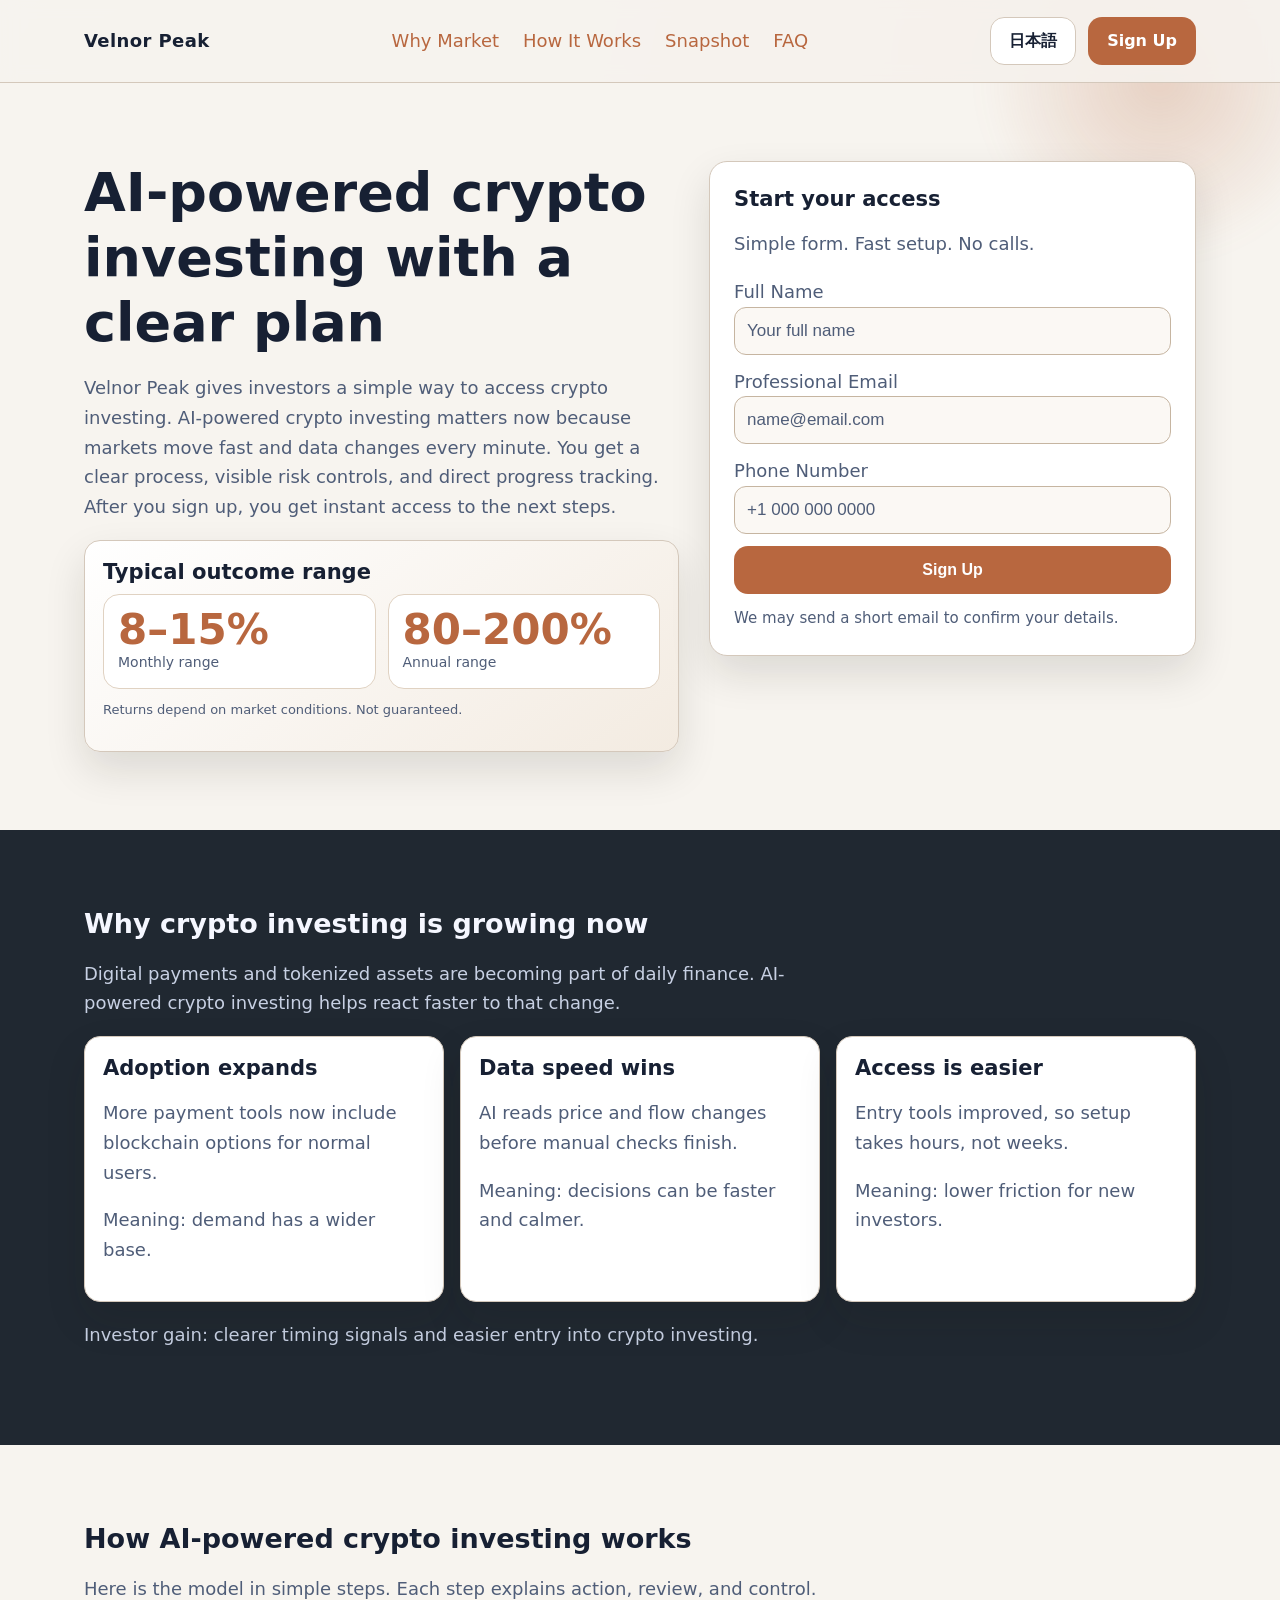
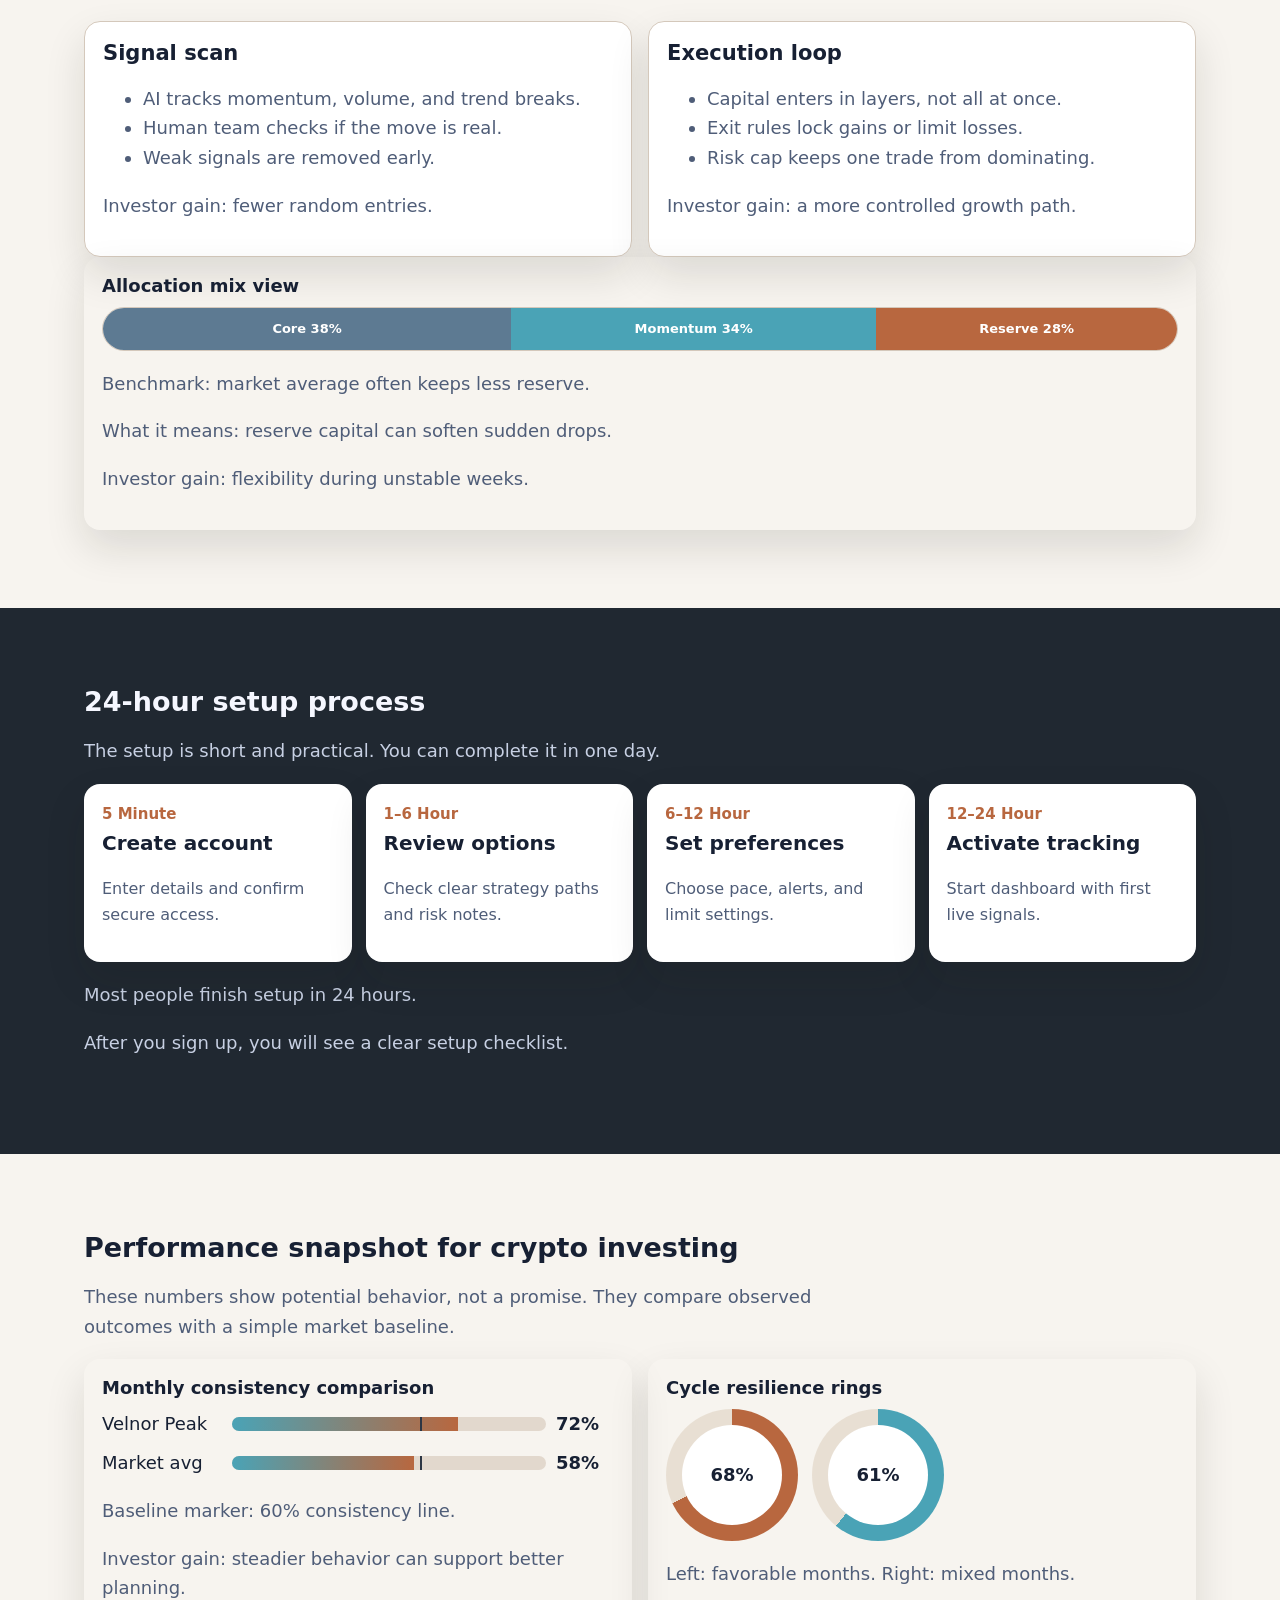
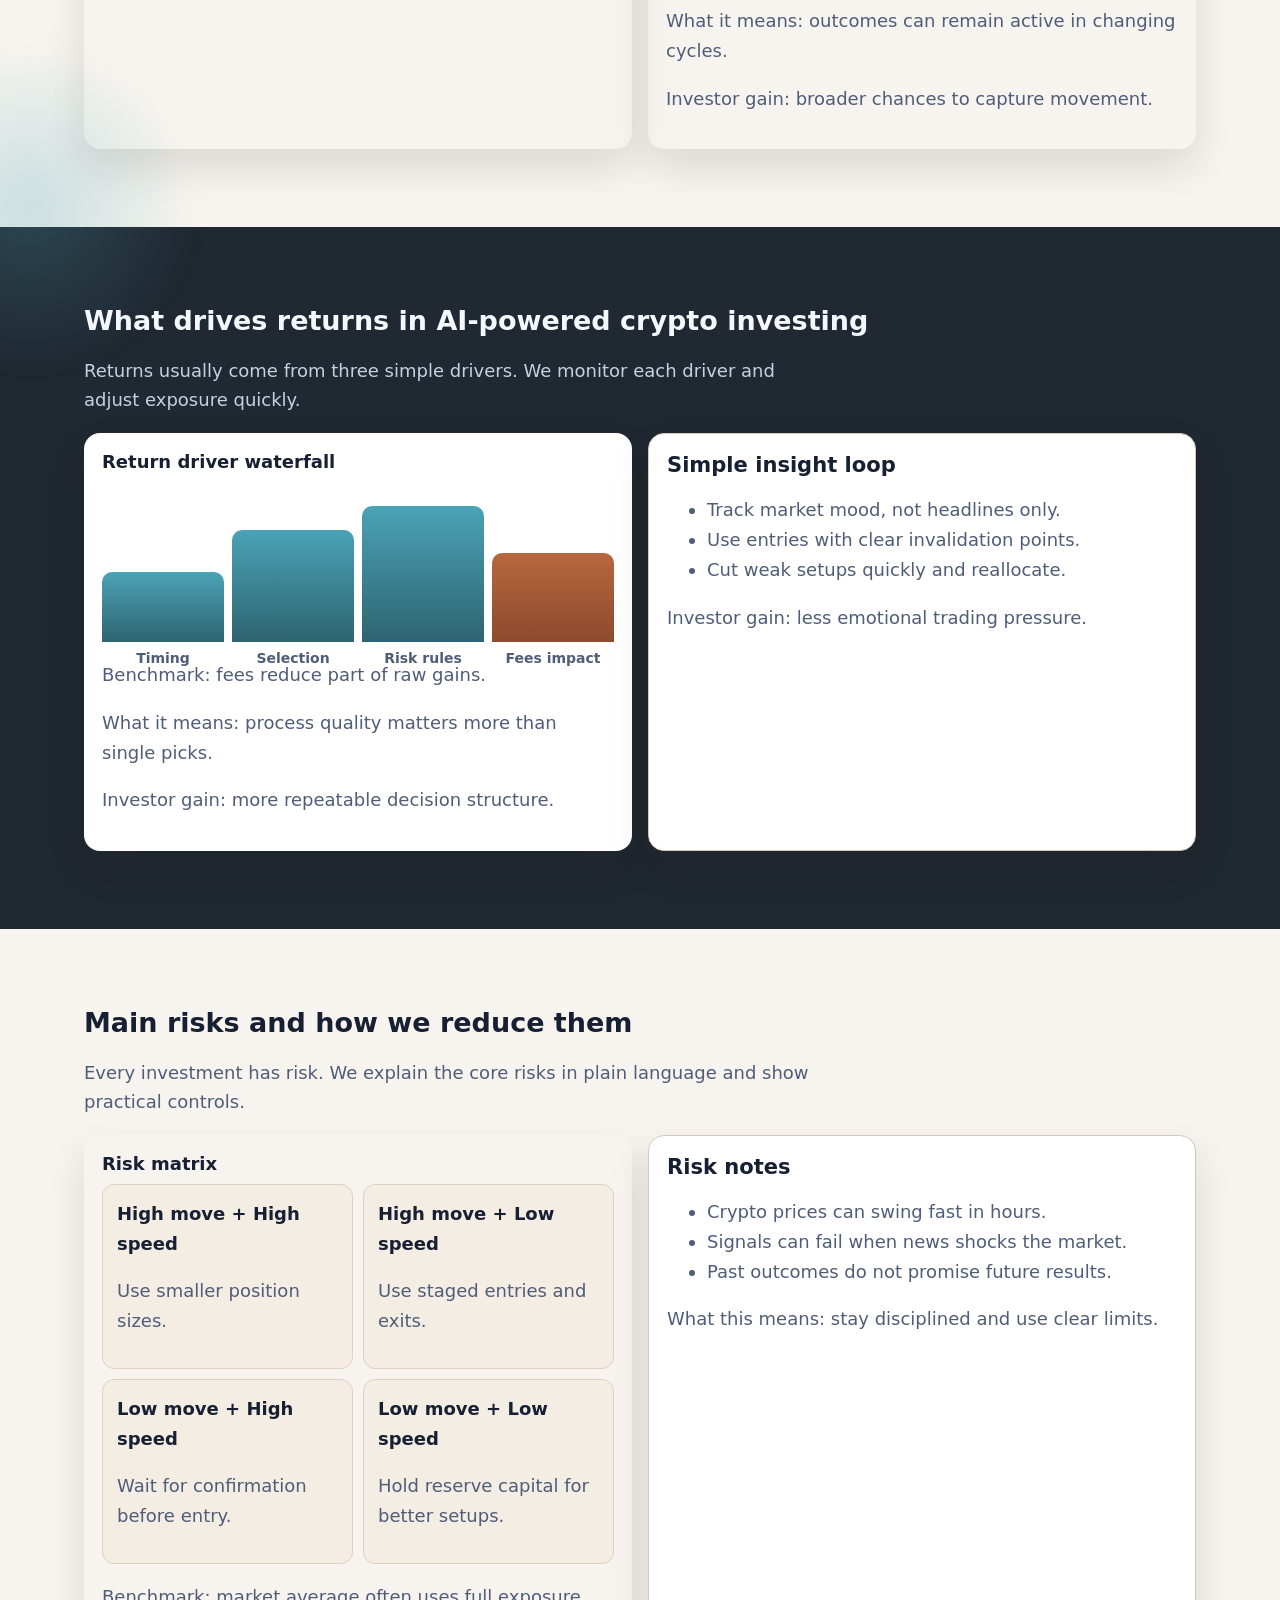
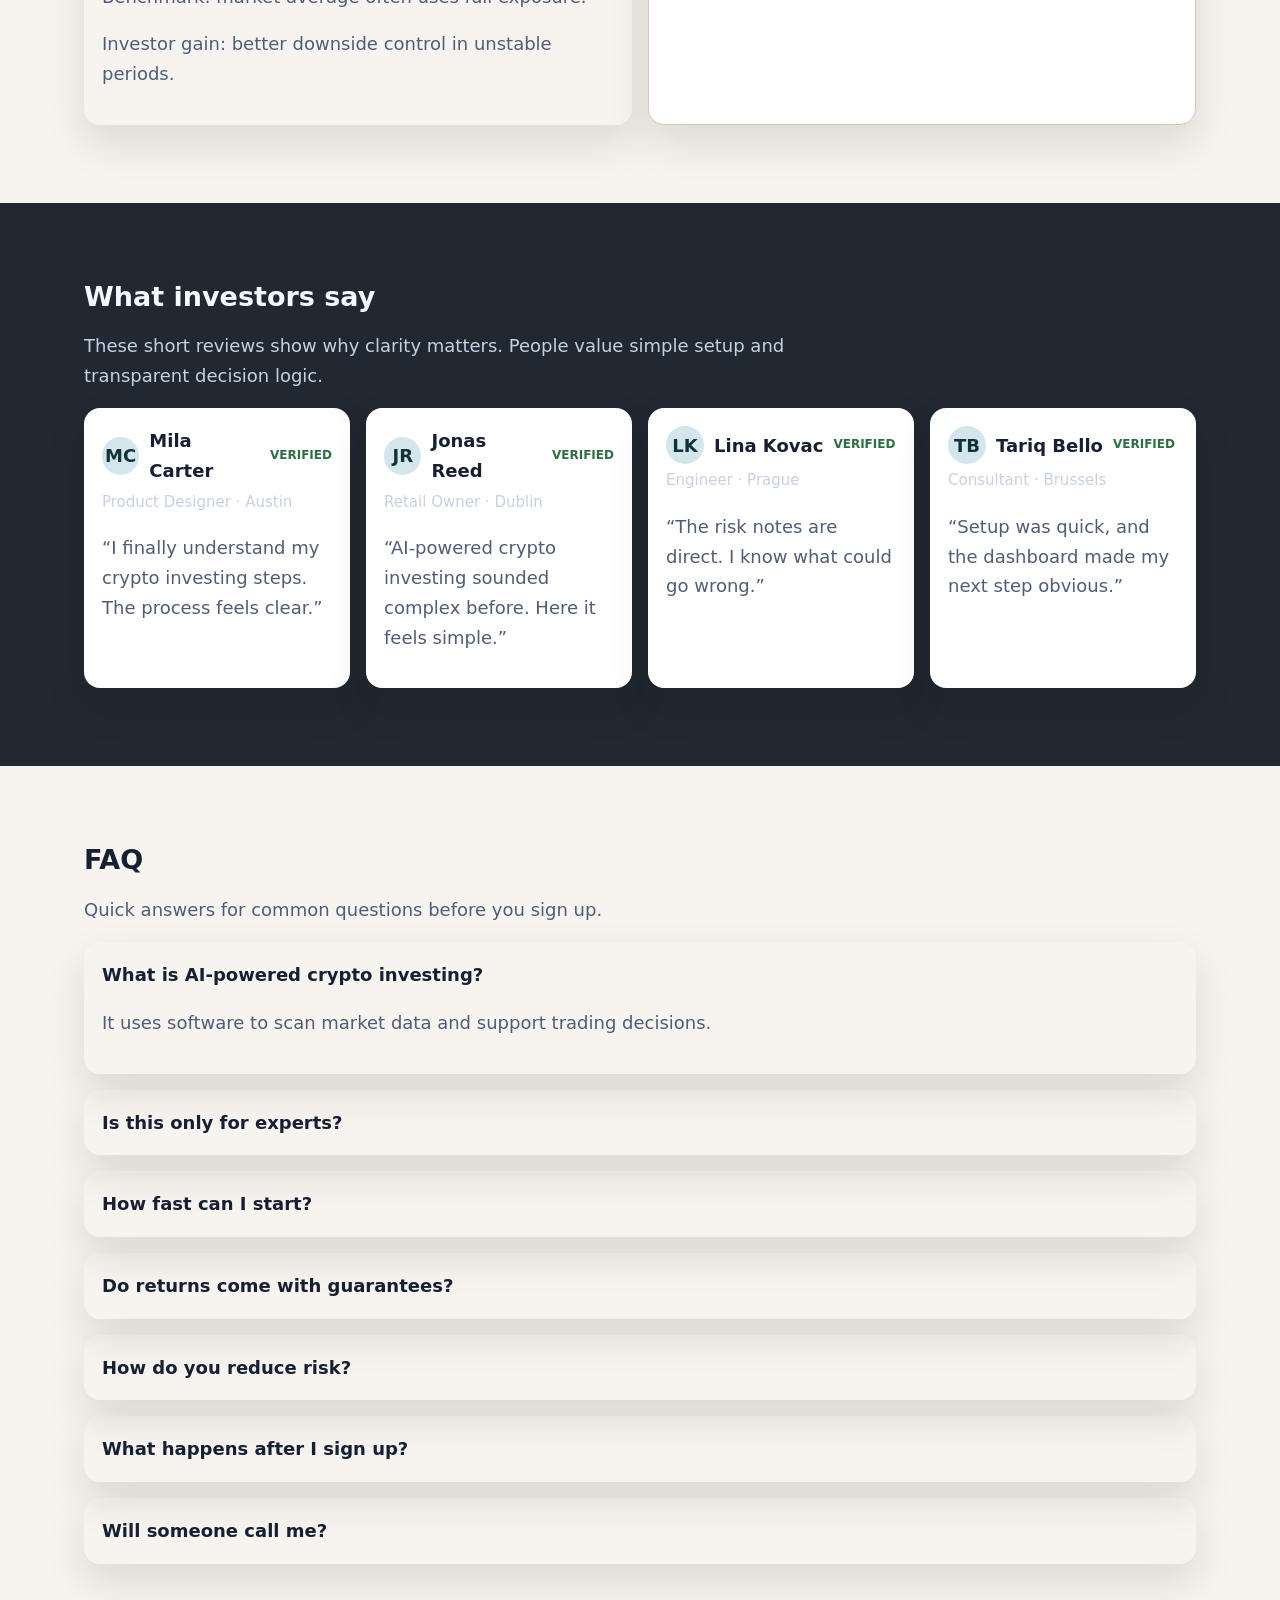
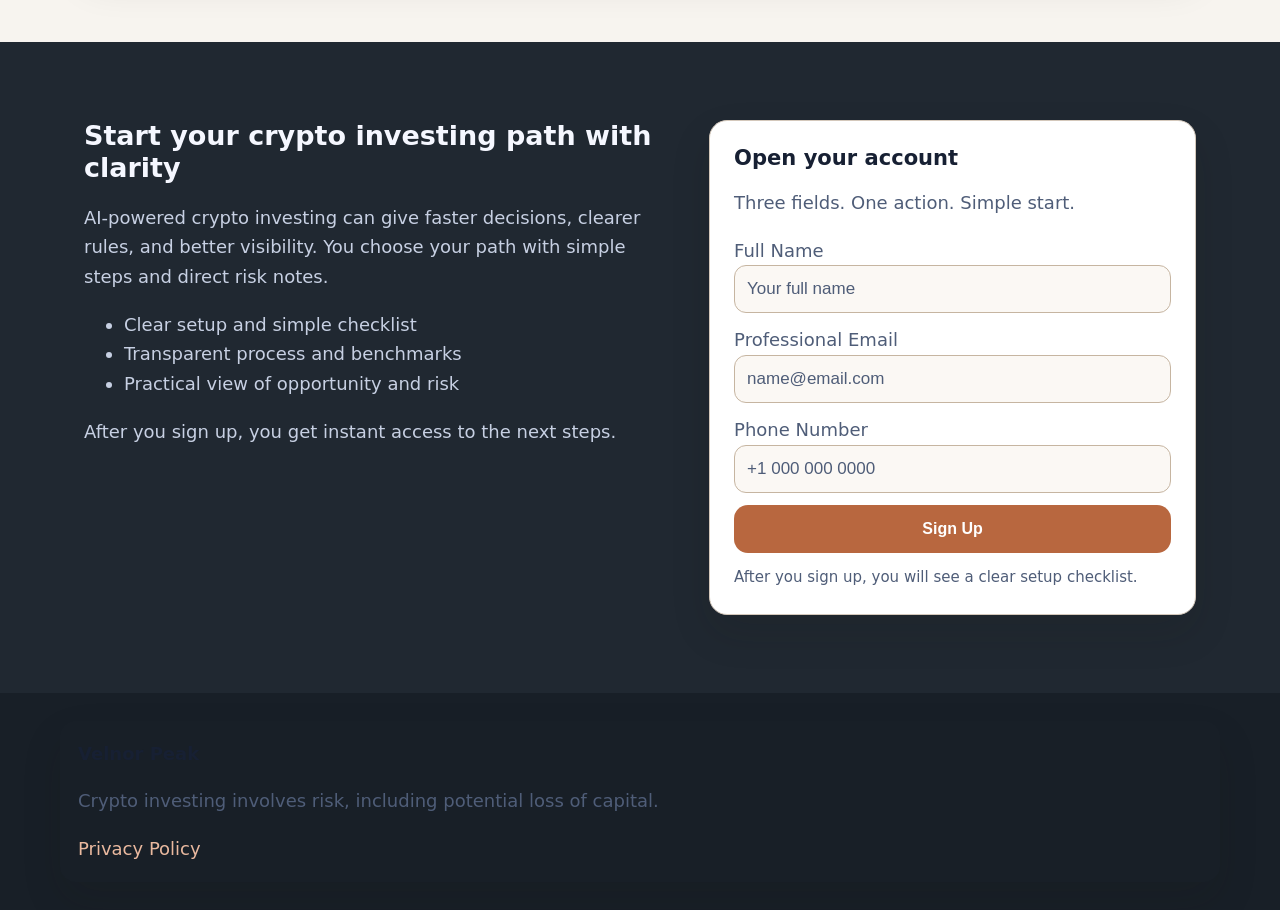
<file: jp/index.html>
<!doctype html>
<!-- DESIGN SEED: 482 -->
<html lang="en">
<head>
<meta charset="utf-8" />
<meta name="viewport" content="width=device-width,initial-scale=1" />
<title>Velnor Peak | AI-Powered Crypto Investing Platform 8</title>
<meta name="description" content="Velnor Peak offers AI-powered crypto investing with simple steps, clear risk notes, and fast signup flow 8." />
<link rel="canonical" href="https://velnorpeak.com/jp/index.html" />
<meta property="og:title" content="Velnor Peak | AI-Powered Crypto Investing Platform 8" /><meta property="og:description" content="Velnor Peak offers AI-powered crypto investing with simple steps, clear risk notes, and fast signup flow 8." /><meta property="og:type" content="website" />
<meta name="twitter:card" content="summary_large_image" /><meta name="twitter:title" content="Velnor Peak | AI-Powered Crypto Investing Platform 8" /><meta name="twitter:description" content="Velnor Peak offers AI-powered crypto investing with simple steps, clear risk notes, and fast signup flow 8." />
<link rel="alternate" hreflang="en" href="https://velnorpeak.com/index.html"/><link rel="alternate" hreflang="de" href="https://velnorpeak.com/de/index.html"/><link rel="alternate" hreflang="fr" href="https://velnorpeak.com/fr/index.html"/><link rel="alternate" hreflang="es" href="https://velnorpeak.com/es/index.html"/><link rel="alternate" hreflang="it" href="https://velnorpeak.com/it/index.html"/><link rel="alternate" hreflang="tr" href="https://velnorpeak.com/tr/index.html"/><link rel="alternate" hreflang="pt" href="https://velnorpeak.com/pt/index.html"/><link rel="alternate" hreflang="ja" href="https://velnorpeak.com/jp/index.html"/><link rel="alternate" hreflang="sk" href="https://velnorpeak.com/sk/index.html"/><link rel="alternate" hreflang="nl-BE" href="https://velnorpeak.com/be/index.html"/>
<link rel="stylesheet" href="../assets/style.css" />
<script type="application/ld+json">{"@context":"https://schema.org","@type":"Organization","name":"Velnor Peak"}</script>
<script type="application/ld+json">{"@context":"https://schema.org","@type":"WebSite","name":"Velnor Peak","url":"https://velnorpeak.com"}</script>
<script type="application/ld+json">{"@context":"https://schema.org","@type":"Review","reviewRating":{"@type":"Rating","ratingValue":"5"},"author":{"@type":"Person","name":"Mila Carter"},"itemReviewed":{"@type":"Service","name":"Velnor Peak crypto investing"}}</script>
<script type="application/ld+json">{"@context":"https://schema.org","@type":"FAQPage","mainEntity":[{"@type":"Question","name":"What is AI-powered crypto investing?","acceptedAnswer":{"@type":"Answer","text":"It uses software to scan data and support better crypto investing decisions."}}]}</script>
</head>
<body>
<div class="page-shell"><div class="bg-mesh"></div><div class="glow one"></div><div class="glow two"></div>
<header class="header"><div class="container nav-wrap">
<div class="brand">Velnor Peak</div>
<nav class="center-nav" aria-label="Primary"><a href="#market">Why Market</a><a href="#model">How It Works</a><a href="#metrics">Snapshot</a><a href="#faq">FAQ</a></nav>
<div class="right-zone"><div class="lang"><button class="lang-btn" aria-label="Current language">日本語</button><div class="lang-menu">
<a href="../index.html"><svg class="flag" viewBox="0 0 3 2" aria-hidden="true"><rect width="3" height="2" fill="#012169"/><path d="M0 0l3 2M3 0L0 2" stroke="#fff" stroke-width=".4"/><path d="M0 0l3 2M3 0L0 2" stroke="#c8102e" stroke-width=".2"/></svg>English</a>
<a href="../de/index.html"><svg class="flag" viewBox="0 0 3 2"><rect width="3" height="2" fill="#ffce00"/><rect width="3" height="1.33" fill="#dd0000"/><rect width="3" height=".66" fill="#000"/></svg>Deutsch</a>
<a href="../fr/index.html"><svg class="flag" viewBox="0 0 3 2"><rect width="1" height="2" fill="#0055a4"/><rect x="1" width="1" height="2" fill="#fff"/><rect x="2" width="1" height="2" fill="#ef4135"/></svg>Français</a>
<a href="../es/index.html"><svg class="flag" viewBox="0 0 3 2"><rect width="3" height="2" fill="#aa151b"/><rect y=".5" width="3" height="1" fill="#f1bf00"/></svg>Español</a>
<a href="../it/index.html"><svg class="flag" viewBox="0 0 3 2"><rect width="1" height="2" fill="#009246"/><rect x="1" width="1" height="2" fill="#fff"/><rect x="2" width="1" height="2" fill="#ce2b37"/></svg>Italiano</a>
<a href="../tr/index.html"><svg class="flag" viewBox="0 0 3 2"><rect width="3" height="2" fill="#e30a17"/></svg>Türkçe</a>
<a href="../pt/index.html"><svg class="flag" viewBox="0 0 3 2"><rect width="1.2" height="2" fill="#006600"/><rect x="1.2" width="1.8" height="2" fill="#ff0000"/></svg>Português</a>
<a href="../jp/index.html"><svg class="flag" viewBox="0 0 3 2"><rect width="3" height="2" fill="#fff"/><circle cx="1.5" cy="1" r=".45" fill="#bc002d"/></svg>日本語</a>
<a href="../sk/index.html"><svg class="flag" viewBox="0 0 3 2"><rect width="3" height="2" fill="#ee1c25"/><rect width="3" height="1.33" fill="#0b4ea2"/><rect width="3" height=".66" fill="#fff"/></svg>Slovak</a>
<a href="../be/index.html"><svg class="flag" viewBox="0 0 3 2"><rect width="1" height="2" fill="#000"/><rect x="1" width="1" height="2" fill="#ffe936"/><rect x="2" width="1" height="2" fill="#ef3340"/></svg>Nederlands (BE)</a>
</div></div><a class="btn btn-primary" href="#signup-final">Sign Up</a></div>
<button class="btn lang-btn mobile-toggle" aria-label="Open menu">Menu</button>
</div></header>

<div id="drawer" class="drawer" aria-hidden="true"><div class="drawer-bg"></div><aside class="drawer-panel"><button class="drawer-close" aria-label="Close menu">X</button><a href="#market">Why Market</a><a href="#model">How It Works</a><a href="#metrics">Snapshot</a><a href="#faq">FAQ</a><div class="lang"><button class="lang-btn" aria-label="Current language">日本語</button><div class="lang-menu">
<a href="../index.html"><svg class="flag" viewBox="0 0 3 2" aria-hidden="true"><rect width="3" height="2" fill="#012169"/><path d="M0 0l3 2M3 0L0 2" stroke="#fff" stroke-width=".4"/><path d="M0 0l3 2M3 0L0 2" stroke="#c8102e" stroke-width=".2"/></svg>English</a>
<a href="../de/index.html"><svg class="flag" viewBox="0 0 3 2"><rect width="3" height="2" fill="#ffce00"/><rect width="3" height="1.33" fill="#dd0000"/><rect width="3" height=".66" fill="#000"/></svg>Deutsch</a>
<a href="../fr/index.html"><svg class="flag" viewBox="0 0 3 2"><rect width="1" height="2" fill="#0055a4"/><rect x="1" width="1" height="2" fill="#fff"/><rect x="2" width="1" height="2" fill="#ef4135"/></svg>Français</a>
<a href="../es/index.html"><svg class="flag" viewBox="0 0 3 2"><rect width="3" height="2" fill="#aa151b"/><rect y=".5" width="3" height="1" fill="#f1bf00"/></svg>Español</a>
<a href="../it/index.html"><svg class="flag" viewBox="0 0 3 2"><rect width="1" height="2" fill="#009246"/><rect x="1" width="1" height="2" fill="#fff"/><rect x="2" width="1" height="2" fill="#ce2b37"/></svg>Italiano</a>
<a href="../tr/index.html"><svg class="flag" viewBox="0 0 3 2"><rect width="3" height="2" fill="#e30a17"/></svg>Türkçe</a>
<a href="../pt/index.html"><svg class="flag" viewBox="0 0 3 2"><rect width="1.2" height="2" fill="#006600"/><rect x="1.2" width="1.8" height="2" fill="#ff0000"/></svg>Português</a>
<a href="../jp/index.html"><svg class="flag" viewBox="0 0 3 2"><rect width="3" height="2" fill="#fff"/><circle cx="1.5" cy="1" r=".45" fill="#bc002d"/></svg>日本語</a>
<a href="../sk/index.html"><svg class="flag" viewBox="0 0 3 2"><rect width="3" height="2" fill="#ee1c25"/><rect width="3" height="1.33" fill="#0b4ea2"/><rect width="3" height=".66" fill="#fff"/></svg>Slovak</a>
<a href="../be/index.html"><svg class="flag" viewBox="0 0 3 2"><rect width="1" height="2" fill="#000"/><rect x="1" width="1" height="2" fill="#ffe936"/><rect x="2" width="1" height="2" fill="#ef3340"/></svg>Nederlands (BE)</a>
</div></div><a class="btn btn-primary" href="#signup-final">Sign Up</a></aside></div>

<main>
<section class="section light hero"><div class="container hero-grid"><div>
<h1>AI-powered crypto investing with a clear plan</h1>
<p class="section-intro">Velnor Peak gives investors a simple way to access crypto investing. AI-powered crypto investing matters now because markets move fast and data changes every minute. You get a clear process, visible risk controls, and direct progress tracking. After you sign up, you get instant access to the next steps.</p>
<div class="performance-panel hero-panel"><h3>Typical outcome range</h3><div class="range-grid"><div class="range-box"><div class="range-value">8–15%</div><div class="range-label">Monthly range</div></div><div class="range-box"><div class="range-value">80–200%</div><div class="range-label">Annual range</div></div></div><p class="mini-disclaimer">Returns depend on market conditions. Not guaranteed.</p></div>
</div>
<div class="form-card"><h3 class="form-title">Start your access</h3><p class="form-sub">Simple form. Fast setup. No calls.</p><form class="form-stack"><label>Full Name<input placeholder="Your full name" /></label><label>Professional Email<input type="email" placeholder="name@email.com" /></label><label>Phone Number<input type="tel" placeholder="+1 000 000 0000" /></label><button class="btn btn-primary" type="submit">Sign Up</button><small>We may send a short email to confirm your details.</small></form></div>
</div></section>

<section id="market" class="section dark"><div class="container"><h2>Why crypto investing is growing now</h2><p class="section-intro">Digital payments and tokenized assets are becoming part of daily finance. AI-powered crypto investing helps react faster to that change.</p><div class="grid-3"><article class="card"><h3>Adoption expands</h3><p>More payment tools now include blockchain options for normal users.</p><p class="muted">Meaning: demand has a wider base.</p></article><article class="card"><h3>Data speed wins</h3><p>AI reads price and flow changes before manual checks finish.</p><p class="muted">Meaning: decisions can be faster and calmer.</p></article><article class="card"><h3>Access is easier</h3><p>Entry tools improved, so setup takes hours, not weeks.</p><p class="muted">Meaning: lower friction for new investors.</p></article></div><p>Investor gain: clearer timing signals and easier entry into crypto investing.</p></div></section>

<section id="model" class="section light"><div class="container"><h2>How AI-powered crypto investing works</h2><p class="section-intro">Here is the model in simple steps. Each step explains action, review, and control.</p><div class="grid-2"><article class="card"><h3>Signal scan</h3><ul><li>AI tracks momentum, volume, and trend breaks.</li><li>Human team checks if the move is real.</li><li>Weak signals are removed early.</li></ul><p>Investor gain: fewer random entries.</p></article><article class="card"><h3>Execution loop</h3><ul><li>Capital enters in layers, not all at once.</li><li>Exit rules lock gains or limit losses.</li><li>Risk cap keeps one trade from dominating.</li></ul><p>Investor gain: a more controlled growth path.</p></article></div>
<div class="visual-card"><h4>Allocation mix view</h4><div class="alloc-bar"><div class="seg a">Core 38%</div><div class="seg b">Momentum 34%</div><div class="seg c">Reserve 28%</div></div><p>Benchmark: market average often keeps less reserve.</p><p>What it means: reserve capital can soften sudden drops.</p><p>Investor gain: flexibility during unstable weeks.</p></div></div></section>

<section class="section dark"><div class="container"><h2>24-hour setup process</h2><p class="section-intro">The setup is short and practical. You can complete it in one day.</p><div class="steps"><article class="process-card"><div class="step-time">5 Minute</div><div class="step-title">Create account</div><p class="step-line">Enter details and confirm secure access.</p></article><article class="process-card"><div class="step-time">1–6 Hour</div><div class="step-title">Review options</div><p class="step-line">Check clear strategy paths and risk notes.</p></article><article class="process-card"><div class="step-time">6–12 Hour</div><div class="step-title">Set preferences</div><p class="step-line">Choose pace, alerts, and limit settings.</p></article><article class="process-card"><div class="step-time">12–24 Hour</div><div class="step-title">Activate tracking</div><p class="step-line">Start dashboard with first live signals.</p></article></div><p>Most people finish setup in 24 hours.</p><p>After you sign up, you will see a clear setup checklist.</p></div></section>

<section id="metrics" class="section light"><div class="container"><h2>Performance snapshot for crypto investing</h2><p class="section-intro">These numbers show potential behavior, not a promise. They compare observed outcomes with a simple market baseline.</p><div class="grid-2"><article class="visual-card"><h4>Monthly consistency comparison</h4><div class="compare"><div class="row"><span>Velnor Peak</span><div class="track"><div class="fill" style="width:72%"></div><div class="base-marker"></div></div><b>72%</b></div><div class="row"><span>Market avg</span><div class="track"><div class="fill" style="width:58%"></div><div class="base-marker"></div></div><b>58%</b></div></div><p>Baseline marker: 60% consistency line.</p><p>Investor gain: steadier behavior can support better planning.</p></article><article class="visual-card"><h4>Cycle resilience rings</h4><div class="rings"><div class="ring"><span>68%</span></div><div class="ring" style="background:conic-gradient(var(--accent-b) 0 61%,#e8dfd3 61% 100%)"><span>61%</span></div></div><p>Left: favorable months. Right: mixed months.</p><p>What it means: outcomes can remain active in changing cycles.</p><p>Investor gain: broader chances to capture movement.</p></article></div></div></section>

<section class="section dark"><div class="container"><h2>What drives returns in AI-powered crypto investing</h2><p class="section-intro">Returns usually come from three simple drivers. We monitor each driver and adjust exposure quickly.</p><div class="grid-2"><article class="visual-card"><h4>Return driver waterfall</h4><div class="waterfall"><div class="wbar"><b>Timing</b></div><div class="wbar"><b>Selection</b></div><div class="wbar"><b>Risk rules</b></div><div class="wbar"><b>Fees impact</b></div></div><p>Benchmark: fees reduce part of raw gains.</p><p>What it means: process quality matters more than single picks.</p><p>Investor gain: more repeatable decision structure.</p></article><article class="card"><h3>Simple insight loop</h3><ul><li>Track market mood, not headlines only.</li><li>Use entries with clear invalidation points.</li><li>Cut weak setups quickly and reallocate.</li></ul><p>Investor gain: less emotional trading pressure.</p></article></div></div></section>

<section class="section light"><div class="container"><h2>Main risks and how we reduce them</h2><p class="section-intro">Every investment has risk. We explain the core risks in plain language and show practical controls.</p><div class="grid-2"><article class="visual-card"><h4>Risk matrix</h4><div class="matrix"><div class="cell"><strong>High move + High speed</strong><p>Use smaller position sizes.</p></div><div class="cell"><strong>High move + Low speed</strong><p>Use staged entries and exits.</p></div><div class="cell"><strong>Low move + High speed</strong><p>Wait for confirmation before entry.</p></div><div class="cell"><strong>Low move + Low speed</strong><p>Hold reserve capital for better setups.</p></div></div><p>Benchmark: market average often uses full exposure.</p><p>Investor gain: better downside control in unstable periods.</p></article><article class="card"><h3>Risk notes</h3><ul><li>Crypto prices can swing fast in hours.</li><li>Signals can fail when news shocks the market.</li><li>Past outcomes do not promise future results.</li></ul><p>What this means: stay disciplined and use clear limits.</p></article></div></div></section>

<section class="section dark"><div class="container"><h2>What investors say</h2><p class="section-intro">These short reviews show why clarity matters. People value simple setup and transparent decision logic.</p><div class="review-grid">
<article class="review-card"><div class="rev-head"><div class="avatar">MC</div><strong>Mila Carter</strong><span class="verified">VERIFIED</span></div><small>Product Designer · Austin</small><p>“I finally understand my crypto investing steps. The process feels clear.”</p></article>
<article class="review-card"><div class="rev-head"><div class="avatar">JR</div><strong>Jonas Reed</strong><span class="verified">VERIFIED</span></div><small>Retail Owner · Dublin</small><p>“AI-powered crypto investing sounded complex before. Here it feels simple.”</p></article>
<article class="review-card"><div class="rev-head"><div class="avatar">LK</div><strong>Lina Kovac</strong><span class="verified">VERIFIED</span></div><small>Engineer · Prague</small><p>“The risk notes are direct. I know what could go wrong.”</p></article>
<article class="review-card"><div class="rev-head"><div class="avatar">TB</div><strong>Tariq Bello</strong><span class="verified">VERIFIED</span></div><small>Consultant · Brussels</small><p>“Setup was quick, and the dashboard made my next step obvious.”</p></article>
</div></div></section>

<section id="faq" class="section light"><div class="container"><h2>FAQ</h2><p class="section-intro">Quick answers for common questions before you sign up.</p><div class="faq-list">
<details class="faq-item" open><summary>What is AI-powered crypto investing?</summary><p>It uses software to scan market data and support trading decisions.</p></details>
<details class="faq-item"><summary>Is this only for experts?</summary><p>No. It is built for investors who want a clear process.</p></details>
<details class="faq-item"><summary>How fast can I start?</summary><p>Most people complete setup in 24 hours.</p></details>
<details class="faq-item"><summary>Do returns come with guarantees?</summary><p>No. Returns depend on market conditions and are never guaranteed.</p></details>
<details class="faq-item"><summary>How do you reduce risk?</summary><p>Through position limits, staged entries, and strict exit rules.</p></details>
<details class="faq-item"><summary>What happens after I sign up?</summary><p>After you sign up, you can review the options and choose what to do next.</p></details>
<details class="faq-item"><summary>Will someone call me?</summary><p>No calls. We may send a short email to confirm details.</p></details>
</div></div></section>

<section id="signup-final" class="section dark"><div class="container hero-grid"><div><h2>Start your crypto investing path with clarity</h2><p class="section-intro">AI-powered crypto investing can give faster decisions, clearer rules, and better visibility. You choose your path with simple steps and direct risk notes.</p><ul><li>Clear setup and simple checklist</li><li>Transparent process and benchmarks</li><li>Practical view of opportunity and risk</li></ul><p>After you sign up, you get instant access to the next steps.</p></div><div class="form-card"><h3>Open your account</h3><p>Three fields. One action. Simple start.</p><form class="form-stack"><label>Full Name<input placeholder="Your full name" /></label><label>Professional Email<input type="email" placeholder="name@email.com" /></label><label>Phone Number<input type="tel" placeholder="+1 000 000 0000" /></label><button class="btn btn-primary" type="submit">Sign Up</button><small>After you sign up, you will see a clear setup checklist.</small></form></div></div></section>
</main>

<footer class="footer"><div class="container footer-panel"><strong>Velnor Peak</strong><p>Crypto investing involves risk, including potential loss of capital.</p><a href="#" class="privacy-open">Privacy Policy</a></div></footer>

<div id="privacyModal" class="modal" aria-hidden="true"><div class="modal-bg"></div><div class="modal-card"><button class="modal-top-close" aria-label="Close privacy">X</button><h3>Privacy Policy</h3><p>Introduction: We explain how we handle data in clear language.</p><p>Data collection: We collect name, email, phone, and usage events.</p><p>Legal basis: We process data for service delivery and legal duties.</p><p>Cookies: We use cookies for security and performance analytics.</p><p>Retention: Data is kept only as long as needed.</p><p>Third-party sharing: Limited partners help with hosting and email delivery.</p><p>Security: Encryption and access controls protect stored information.</p><p>User rights: You can ask to access, correct, or delete your data.</p><p>International transfers: Data may be processed in other countries with safeguards.</p><p>Industry risk disclosure: Digital asset markets can be volatile and change quickly.</p><p>Contact: privacy@velnorpeak.com</p><div class="modal-footer"><button class="btn lang-btn modal-bottom-close">Close</button></div></div></div>

</div>
<script defer src="../assets/app.js"></script>
</body></html>
</file>
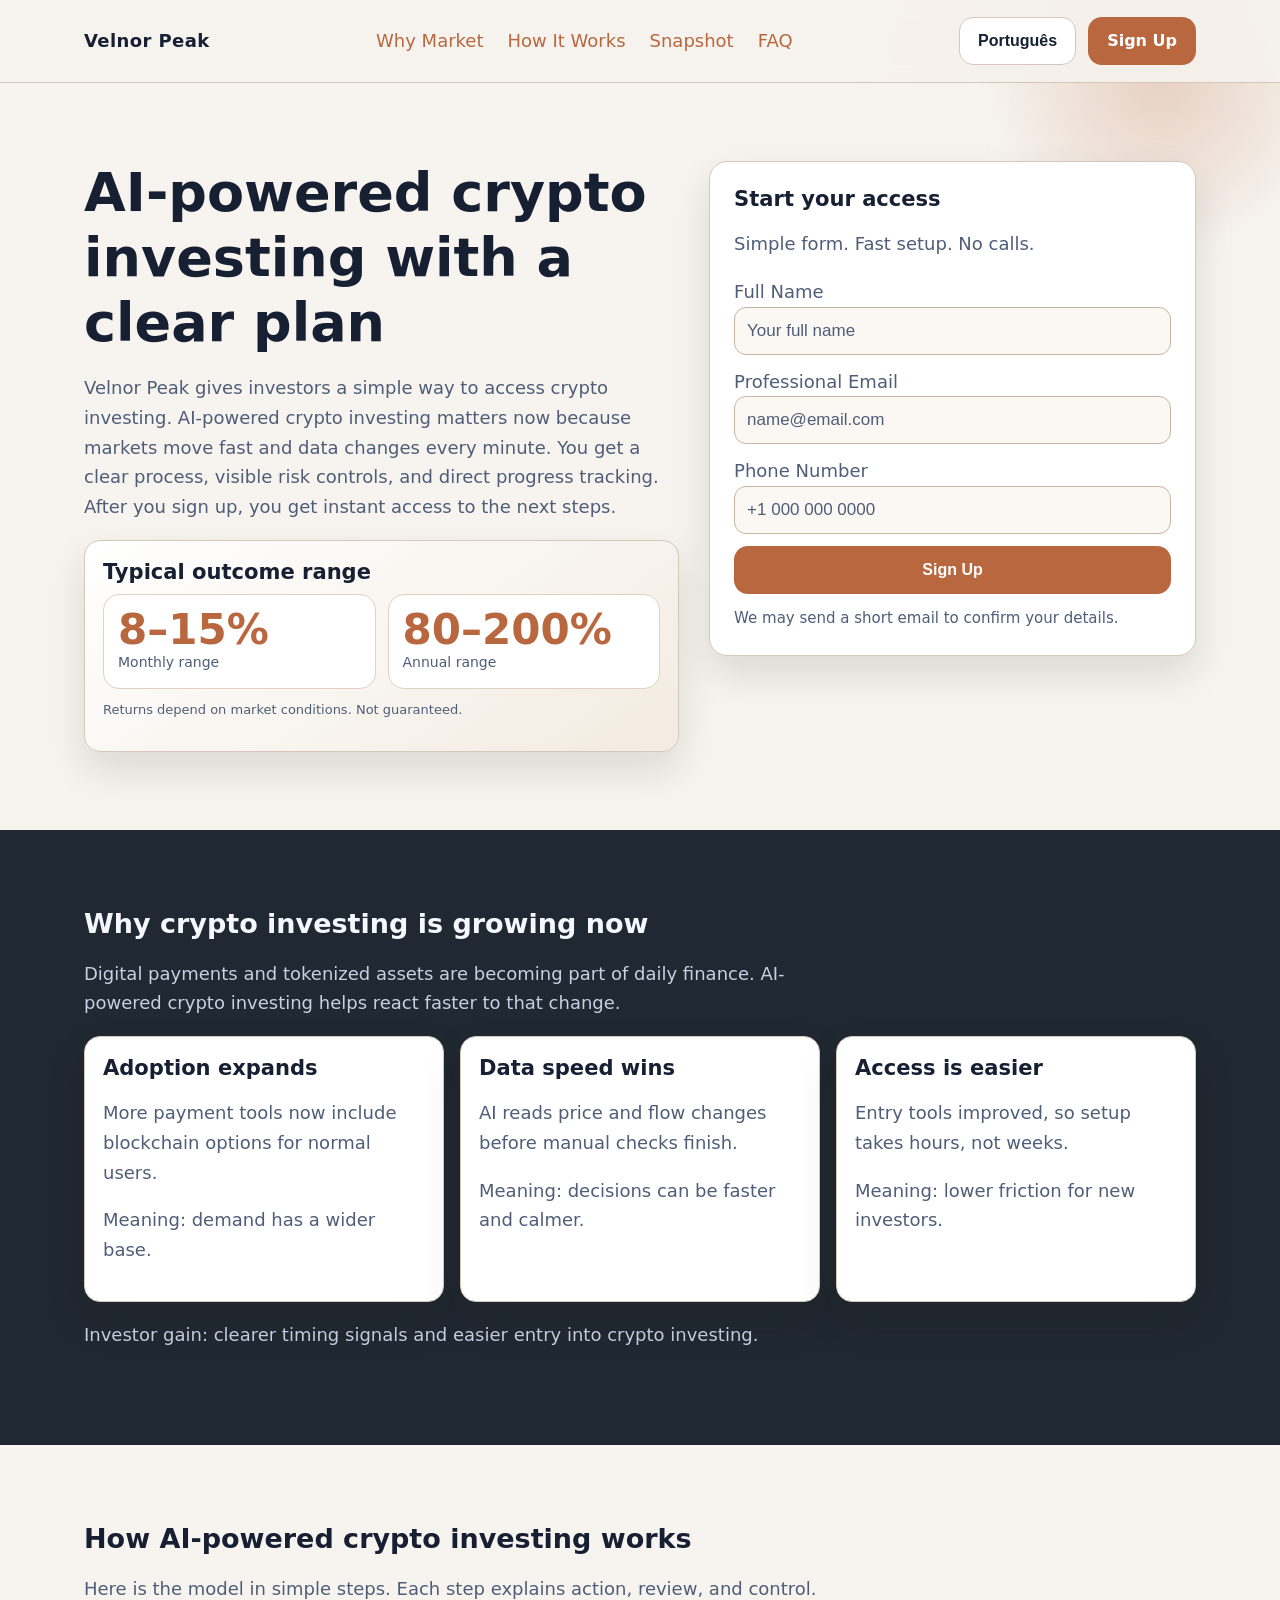
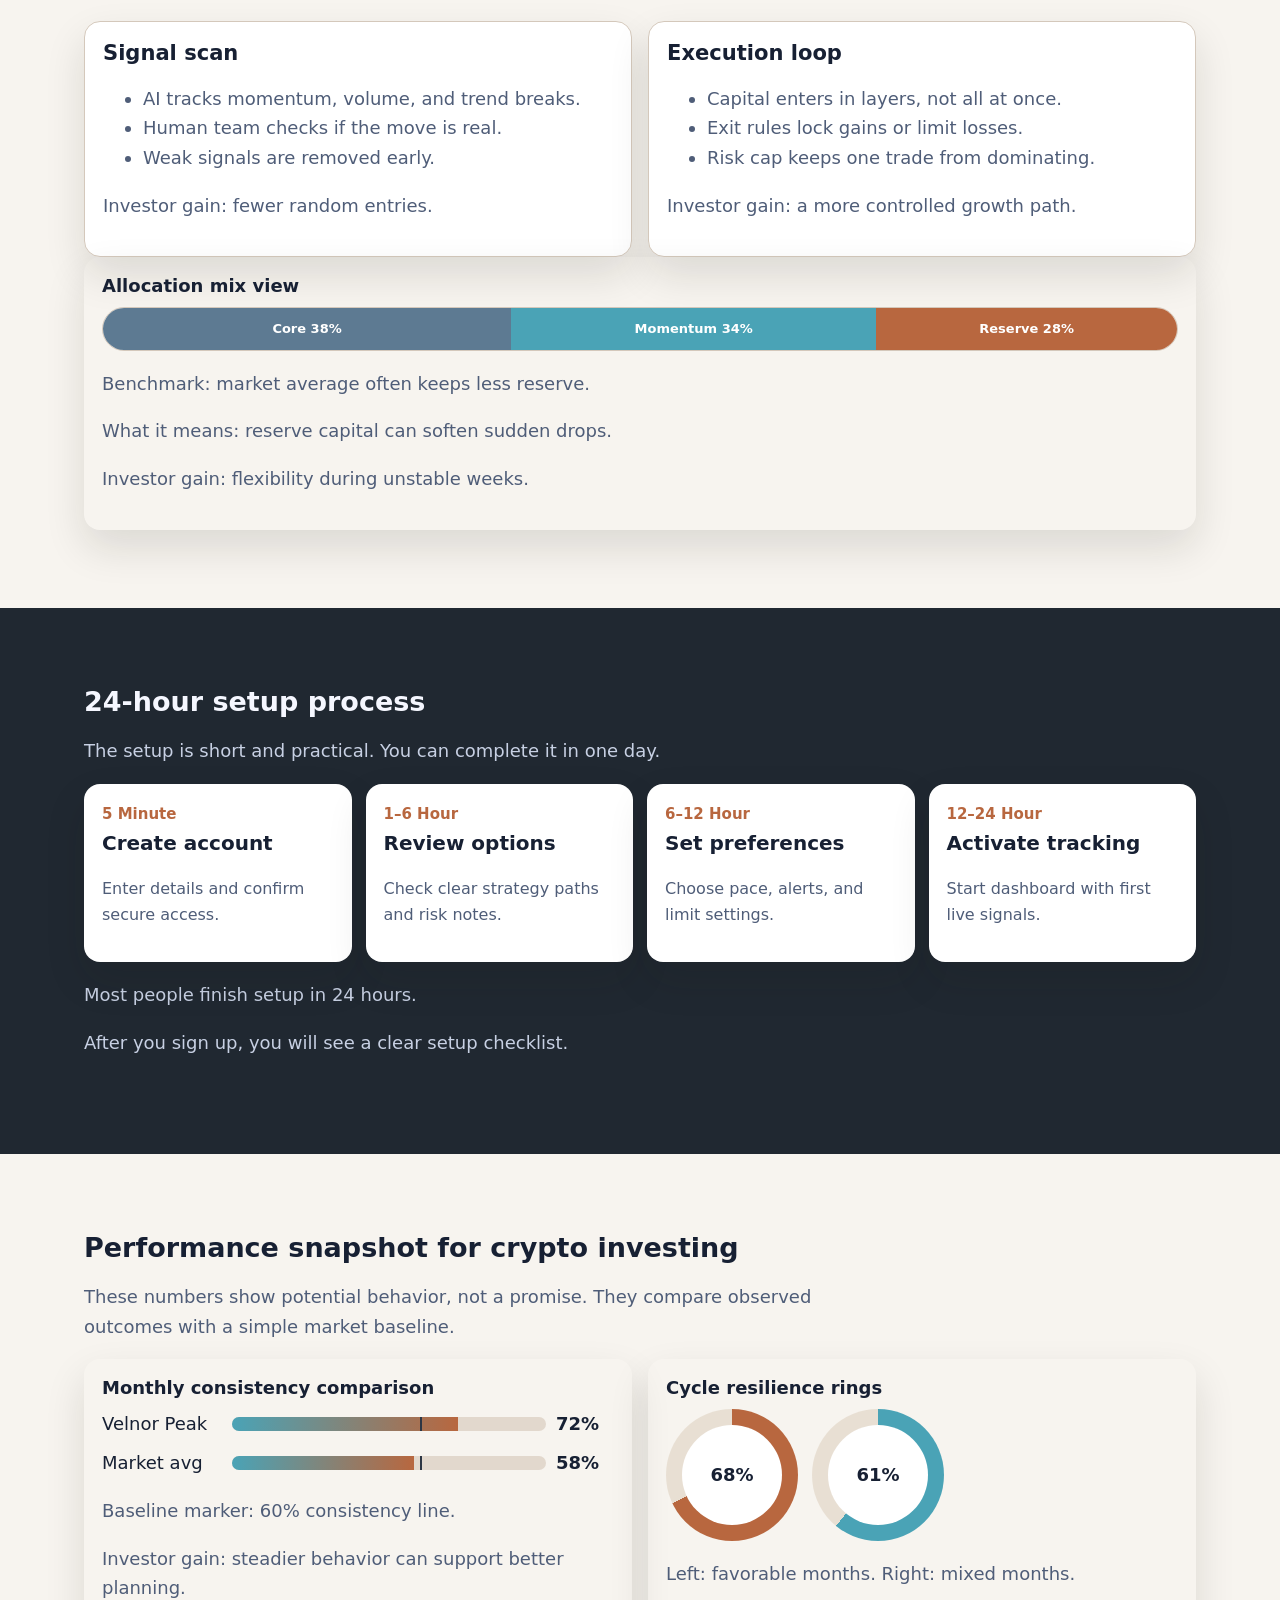
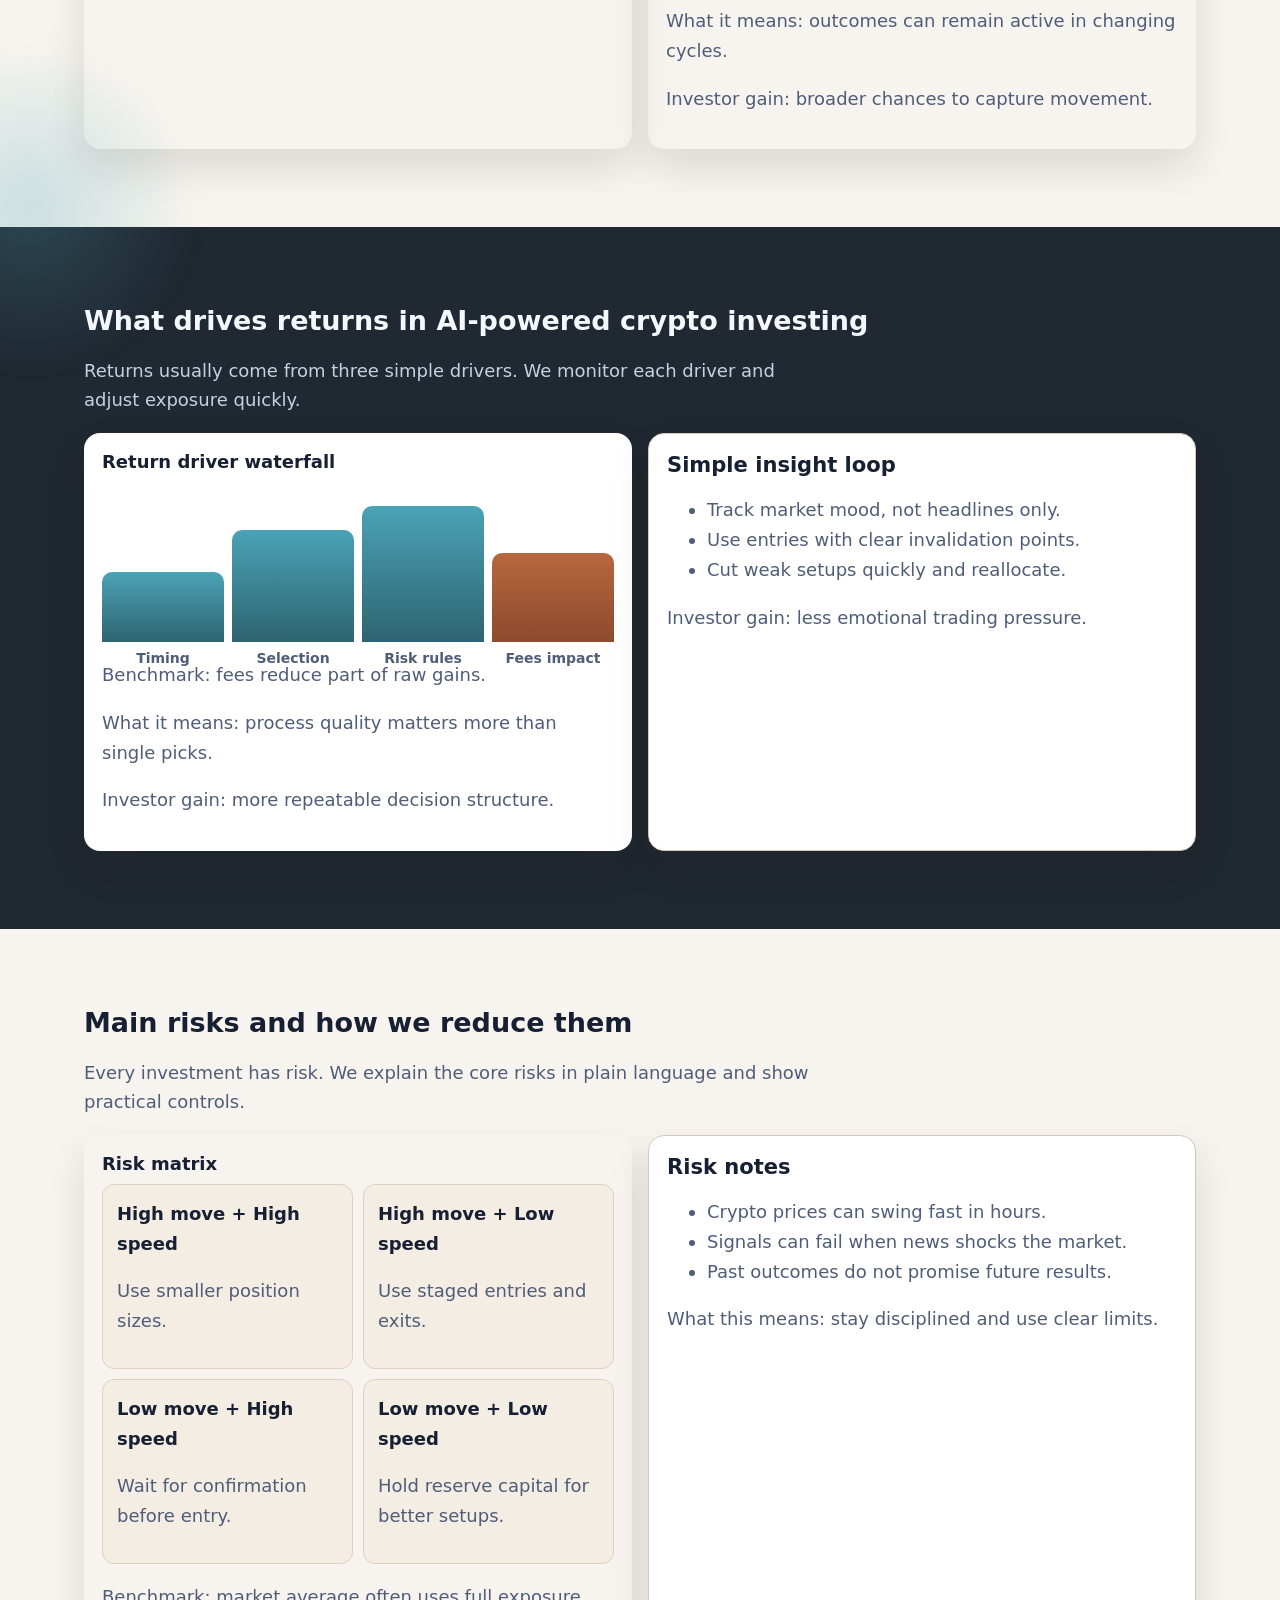
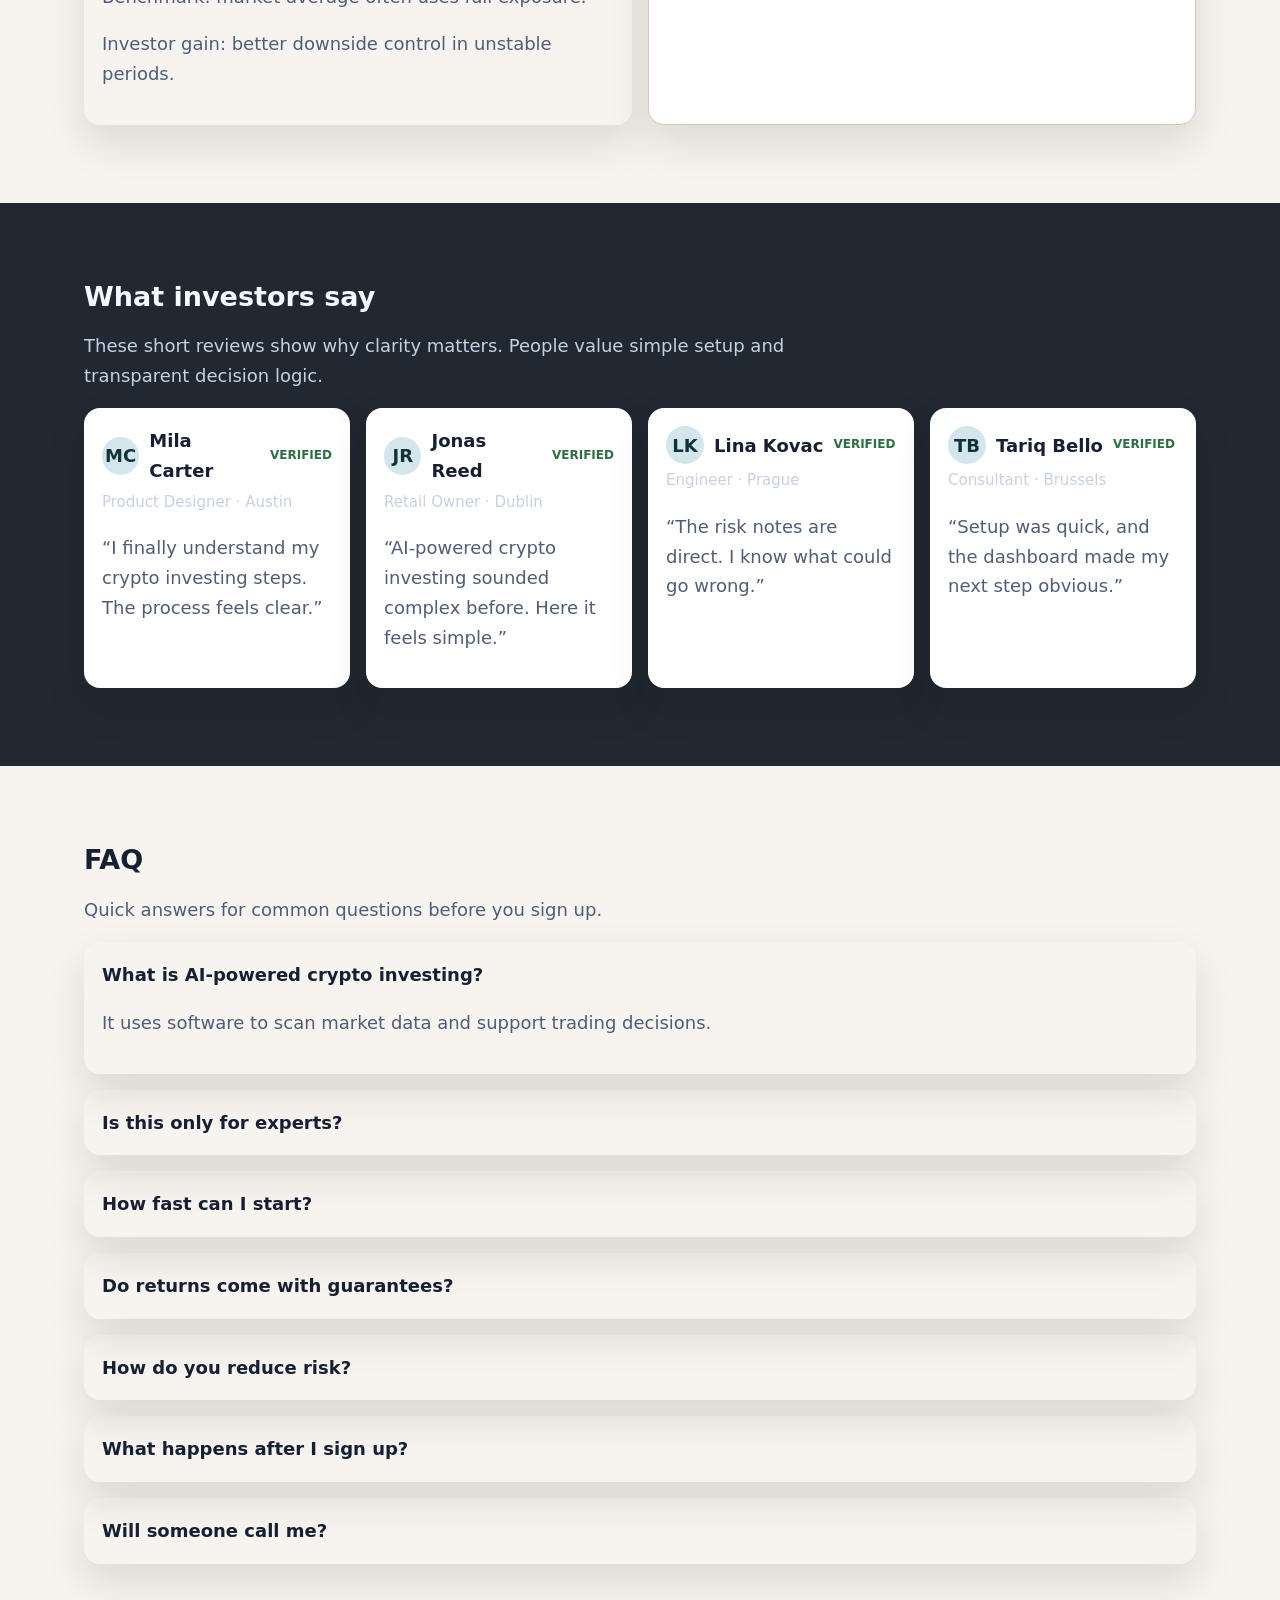
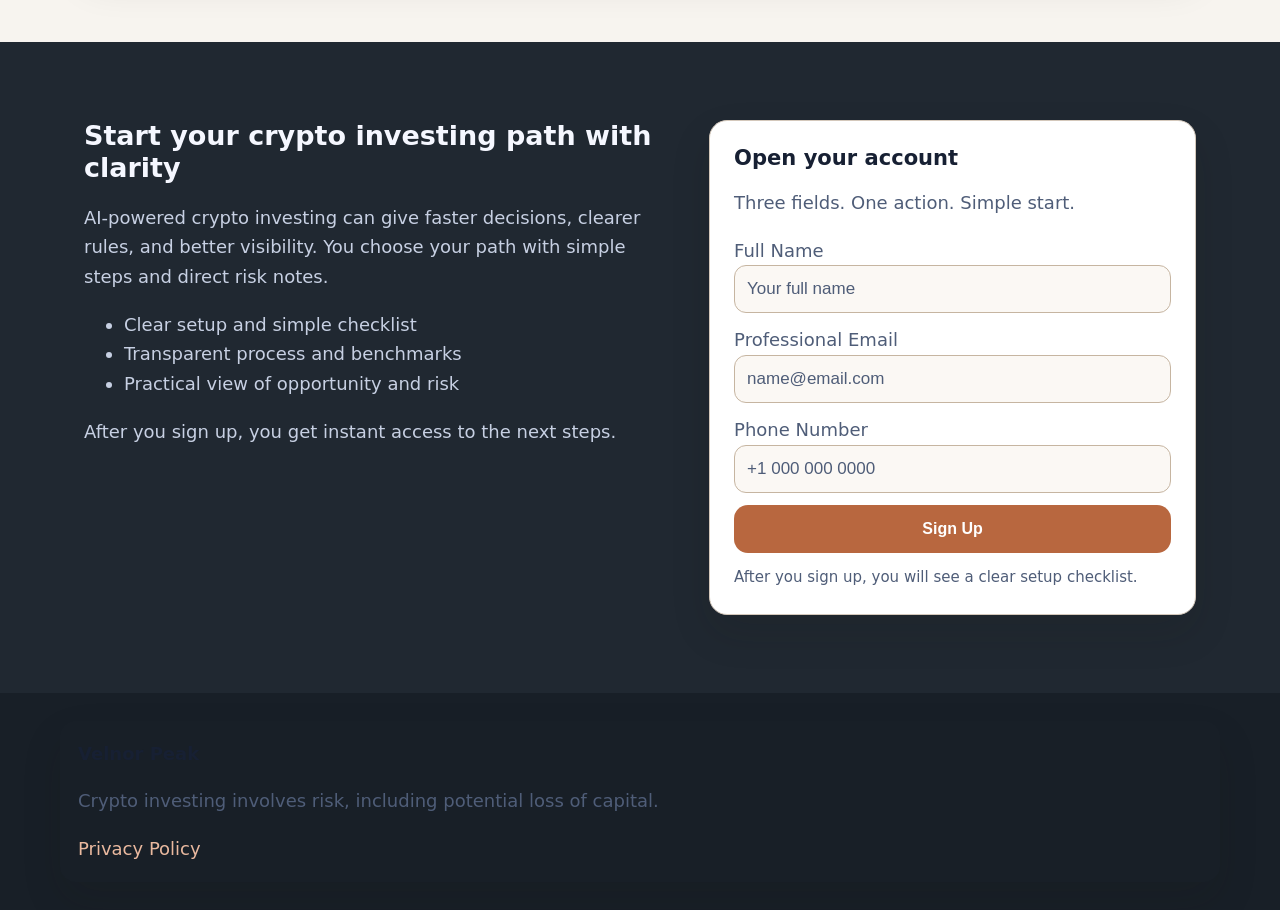
<file: pt/index.html>
<!doctype html>
<!-- DESIGN SEED: 482 -->
<html lang="en">
<head>
<meta charset="utf-8" />
<meta name="viewport" content="width=device-width,initial-scale=1" />
<title>Velnor Peak | AI-Powered Crypto Investing Platform 7</title>
<meta name="description" content="Velnor Peak offers AI-powered crypto investing with simple steps, clear risk notes, and fast signup flow 7." />
<link rel="canonical" href="https://velnorpeak.com/pt/index.html" />
<meta property="og:title" content="Velnor Peak | AI-Powered Crypto Investing Platform 7" /><meta property="og:description" content="Velnor Peak offers AI-powered crypto investing with simple steps, clear risk notes, and fast signup flow 7." /><meta property="og:type" content="website" />
<meta name="twitter:card" content="summary_large_image" /><meta name="twitter:title" content="Velnor Peak | AI-Powered Crypto Investing Platform 7" /><meta name="twitter:description" content="Velnor Peak offers AI-powered crypto investing with simple steps, clear risk notes, and fast signup flow 7." />
<link rel="alternate" hreflang="en" href="https://velnorpeak.com/index.html"/><link rel="alternate" hreflang="de" href="https://velnorpeak.com/de/index.html"/><link rel="alternate" hreflang="fr" href="https://velnorpeak.com/fr/index.html"/><link rel="alternate" hreflang="es" href="https://velnorpeak.com/es/index.html"/><link rel="alternate" hreflang="it" href="https://velnorpeak.com/it/index.html"/><link rel="alternate" hreflang="tr" href="https://velnorpeak.com/tr/index.html"/><link rel="alternate" hreflang="pt" href="https://velnorpeak.com/pt/index.html"/><link rel="alternate" hreflang="ja" href="https://velnorpeak.com/jp/index.html"/><link rel="alternate" hreflang="sk" href="https://velnorpeak.com/sk/index.html"/><link rel="alternate" hreflang="nl-BE" href="https://velnorpeak.com/be/index.html"/>
<link rel="stylesheet" href="../assets/style.css" />
<script type="application/ld+json">{"@context":"https://schema.org","@type":"Organization","name":"Velnor Peak"}</script>
<script type="application/ld+json">{"@context":"https://schema.org","@type":"WebSite","name":"Velnor Peak","url":"https://velnorpeak.com"}</script>
<script type="application/ld+json">{"@context":"https://schema.org","@type":"Review","reviewRating":{"@type":"Rating","ratingValue":"5"},"author":{"@type":"Person","name":"Mila Carter"},"itemReviewed":{"@type":"Service","name":"Velnor Peak crypto investing"}}</script>
<script type="application/ld+json">{"@context":"https://schema.org","@type":"FAQPage","mainEntity":[{"@type":"Question","name":"What is AI-powered crypto investing?","acceptedAnswer":{"@type":"Answer","text":"It uses software to scan data and support better crypto investing decisions."}}]}</script>
</head>
<body>
<div class="page-shell"><div class="bg-mesh"></div><div class="glow one"></div><div class="glow two"></div>
<header class="header"><div class="container nav-wrap">
<div class="brand">Velnor Peak</div>
<nav class="center-nav" aria-label="Primary"><a href="#market">Why Market</a><a href="#model">How It Works</a><a href="#metrics">Snapshot</a><a href="#faq">FAQ</a></nav>
<div class="right-zone"><div class="lang"><button class="lang-btn" aria-label="Current language">Português</button><div class="lang-menu">
<a href="../index.html"><svg class="flag" viewBox="0 0 3 2" aria-hidden="true"><rect width="3" height="2" fill="#012169"/><path d="M0 0l3 2M3 0L0 2" stroke="#fff" stroke-width=".4"/><path d="M0 0l3 2M3 0L0 2" stroke="#c8102e" stroke-width=".2"/></svg>English</a>
<a href="../de/index.html"><svg class="flag" viewBox="0 0 3 2"><rect width="3" height="2" fill="#ffce00"/><rect width="3" height="1.33" fill="#dd0000"/><rect width="3" height=".66" fill="#000"/></svg>Deutsch</a>
<a href="../fr/index.html"><svg class="flag" viewBox="0 0 3 2"><rect width="1" height="2" fill="#0055a4"/><rect x="1" width="1" height="2" fill="#fff"/><rect x="2" width="1" height="2" fill="#ef4135"/></svg>Français</a>
<a href="../es/index.html"><svg class="flag" viewBox="0 0 3 2"><rect width="3" height="2" fill="#aa151b"/><rect y=".5" width="3" height="1" fill="#f1bf00"/></svg>Español</a>
<a href="../it/index.html"><svg class="flag" viewBox="0 0 3 2"><rect width="1" height="2" fill="#009246"/><rect x="1" width="1" height="2" fill="#fff"/><rect x="2" width="1" height="2" fill="#ce2b37"/></svg>Italiano</a>
<a href="../tr/index.html"><svg class="flag" viewBox="0 0 3 2"><rect width="3" height="2" fill="#e30a17"/></svg>Türkçe</a>
<a href="../pt/index.html"><svg class="flag" viewBox="0 0 3 2"><rect width="1.2" height="2" fill="#006600"/><rect x="1.2" width="1.8" height="2" fill="#ff0000"/></svg>Português</a>
<a href="../jp/index.html"><svg class="flag" viewBox="0 0 3 2"><rect width="3" height="2" fill="#fff"/><circle cx="1.5" cy="1" r=".45" fill="#bc002d"/></svg>日本語</a>
<a href="../sk/index.html"><svg class="flag" viewBox="0 0 3 2"><rect width="3" height="2" fill="#ee1c25"/><rect width="3" height="1.33" fill="#0b4ea2"/><rect width="3" height=".66" fill="#fff"/></svg>Slovak</a>
<a href="../be/index.html"><svg class="flag" viewBox="0 0 3 2"><rect width="1" height="2" fill="#000"/><rect x="1" width="1" height="2" fill="#ffe936"/><rect x="2" width="1" height="2" fill="#ef3340"/></svg>Nederlands (BE)</a>
</div></div><a class="btn btn-primary" href="#signup-final">Sign Up</a></div>
<button class="btn lang-btn mobile-toggle" aria-label="Open menu">Menu</button>
</div></header>

<div id="drawer" class="drawer" aria-hidden="true"><div class="drawer-bg"></div><aside class="drawer-panel"><button class="drawer-close" aria-label="Close menu">X</button><a href="#market">Why Market</a><a href="#model">How It Works</a><a href="#metrics">Snapshot</a><a href="#faq">FAQ</a><div class="lang"><button class="lang-btn" aria-label="Current language">Português</button><div class="lang-menu">
<a href="../index.html"><svg class="flag" viewBox="0 0 3 2" aria-hidden="true"><rect width="3" height="2" fill="#012169"/><path d="M0 0l3 2M3 0L0 2" stroke="#fff" stroke-width=".4"/><path d="M0 0l3 2M3 0L0 2" stroke="#c8102e" stroke-width=".2"/></svg>English</a>
<a href="../de/index.html"><svg class="flag" viewBox="0 0 3 2"><rect width="3" height="2" fill="#ffce00"/><rect width="3" height="1.33" fill="#dd0000"/><rect width="3" height=".66" fill="#000"/></svg>Deutsch</a>
<a href="../fr/index.html"><svg class="flag" viewBox="0 0 3 2"><rect width="1" height="2" fill="#0055a4"/><rect x="1" width="1" height="2" fill="#fff"/><rect x="2" width="1" height="2" fill="#ef4135"/></svg>Français</a>
<a href="../es/index.html"><svg class="flag" viewBox="0 0 3 2"><rect width="3" height="2" fill="#aa151b"/><rect y=".5" width="3" height="1" fill="#f1bf00"/></svg>Español</a>
<a href="../it/index.html"><svg class="flag" viewBox="0 0 3 2"><rect width="1" height="2" fill="#009246"/><rect x="1" width="1" height="2" fill="#fff"/><rect x="2" width="1" height="2" fill="#ce2b37"/></svg>Italiano</a>
<a href="../tr/index.html"><svg class="flag" viewBox="0 0 3 2"><rect width="3" height="2" fill="#e30a17"/></svg>Türkçe</a>
<a href="../pt/index.html"><svg class="flag" viewBox="0 0 3 2"><rect width="1.2" height="2" fill="#006600"/><rect x="1.2" width="1.8" height="2" fill="#ff0000"/></svg>Português</a>
<a href="../jp/index.html"><svg class="flag" viewBox="0 0 3 2"><rect width="3" height="2" fill="#fff"/><circle cx="1.5" cy="1" r=".45" fill="#bc002d"/></svg>日本語</a>
<a href="../sk/index.html"><svg class="flag" viewBox="0 0 3 2"><rect width="3" height="2" fill="#ee1c25"/><rect width="3" height="1.33" fill="#0b4ea2"/><rect width="3" height=".66" fill="#fff"/></svg>Slovak</a>
<a href="../be/index.html"><svg class="flag" viewBox="0 0 3 2"><rect width="1" height="2" fill="#000"/><rect x="1" width="1" height="2" fill="#ffe936"/><rect x="2" width="1" height="2" fill="#ef3340"/></svg>Nederlands (BE)</a>
</div></div><a class="btn btn-primary" href="#signup-final">Sign Up</a></aside></div>

<main>
<section class="section light hero"><div class="container hero-grid"><div>
<h1>AI-powered crypto investing with a clear plan</h1>
<p class="section-intro">Velnor Peak gives investors a simple way to access crypto investing. AI-powered crypto investing matters now because markets move fast and data changes every minute. You get a clear process, visible risk controls, and direct progress tracking. After you sign up, you get instant access to the next steps.</p>
<div class="performance-panel hero-panel"><h3>Typical outcome range</h3><div class="range-grid"><div class="range-box"><div class="range-value">8–15%</div><div class="range-label">Monthly range</div></div><div class="range-box"><div class="range-value">80–200%</div><div class="range-label">Annual range</div></div></div><p class="mini-disclaimer">Returns depend on market conditions. Not guaranteed.</p></div>
</div>
<div class="form-card"><h3 class="form-title">Start your access</h3><p class="form-sub">Simple form. Fast setup. No calls.</p><form class="form-stack"><label>Full Name<input placeholder="Your full name" /></label><label>Professional Email<input type="email" placeholder="name@email.com" /></label><label>Phone Number<input type="tel" placeholder="+1 000 000 0000" /></label><button class="btn btn-primary" type="submit">Sign Up</button><small>We may send a short email to confirm your details.</small></form></div>
</div></section>

<section id="market" class="section dark"><div class="container"><h2>Why crypto investing is growing now</h2><p class="section-intro">Digital payments and tokenized assets are becoming part of daily finance. AI-powered crypto investing helps react faster to that change.</p><div class="grid-3"><article class="card"><h3>Adoption expands</h3><p>More payment tools now include blockchain options for normal users.</p><p class="muted">Meaning: demand has a wider base.</p></article><article class="card"><h3>Data speed wins</h3><p>AI reads price and flow changes before manual checks finish.</p><p class="muted">Meaning: decisions can be faster and calmer.</p></article><article class="card"><h3>Access is easier</h3><p>Entry tools improved, so setup takes hours, not weeks.</p><p class="muted">Meaning: lower friction for new investors.</p></article></div><p>Investor gain: clearer timing signals and easier entry into crypto investing.</p></div></section>

<section id="model" class="section light"><div class="container"><h2>How AI-powered crypto investing works</h2><p class="section-intro">Here is the model in simple steps. Each step explains action, review, and control.</p><div class="grid-2"><article class="card"><h3>Signal scan</h3><ul><li>AI tracks momentum, volume, and trend breaks.</li><li>Human team checks if the move is real.</li><li>Weak signals are removed early.</li></ul><p>Investor gain: fewer random entries.</p></article><article class="card"><h3>Execution loop</h3><ul><li>Capital enters in layers, not all at once.</li><li>Exit rules lock gains or limit losses.</li><li>Risk cap keeps one trade from dominating.</li></ul><p>Investor gain: a more controlled growth path.</p></article></div>
<div class="visual-card"><h4>Allocation mix view</h4><div class="alloc-bar"><div class="seg a">Core 38%</div><div class="seg b">Momentum 34%</div><div class="seg c">Reserve 28%</div></div><p>Benchmark: market average often keeps less reserve.</p><p>What it means: reserve capital can soften sudden drops.</p><p>Investor gain: flexibility during unstable weeks.</p></div></div></section>

<section class="section dark"><div class="container"><h2>24-hour setup process</h2><p class="section-intro">The setup is short and practical. You can complete it in one day.</p><div class="steps"><article class="process-card"><div class="step-time">5 Minute</div><div class="step-title">Create account</div><p class="step-line">Enter details and confirm secure access.</p></article><article class="process-card"><div class="step-time">1–6 Hour</div><div class="step-title">Review options</div><p class="step-line">Check clear strategy paths and risk notes.</p></article><article class="process-card"><div class="step-time">6–12 Hour</div><div class="step-title">Set preferences</div><p class="step-line">Choose pace, alerts, and limit settings.</p></article><article class="process-card"><div class="step-time">12–24 Hour</div><div class="step-title">Activate tracking</div><p class="step-line">Start dashboard with first live signals.</p></article></div><p>Most people finish setup in 24 hours.</p><p>After you sign up, you will see a clear setup checklist.</p></div></section>

<section id="metrics" class="section light"><div class="container"><h2>Performance snapshot for crypto investing</h2><p class="section-intro">These numbers show potential behavior, not a promise. They compare observed outcomes with a simple market baseline.</p><div class="grid-2"><article class="visual-card"><h4>Monthly consistency comparison</h4><div class="compare"><div class="row"><span>Velnor Peak</span><div class="track"><div class="fill" style="width:72%"></div><div class="base-marker"></div></div><b>72%</b></div><div class="row"><span>Market avg</span><div class="track"><div class="fill" style="width:58%"></div><div class="base-marker"></div></div><b>58%</b></div></div><p>Baseline marker: 60% consistency line.</p><p>Investor gain: steadier behavior can support better planning.</p></article><article class="visual-card"><h4>Cycle resilience rings</h4><div class="rings"><div class="ring"><span>68%</span></div><div class="ring" style="background:conic-gradient(var(--accent-b) 0 61%,#e8dfd3 61% 100%)"><span>61%</span></div></div><p>Left: favorable months. Right: mixed months.</p><p>What it means: outcomes can remain active in changing cycles.</p><p>Investor gain: broader chances to capture movement.</p></article></div></div></section>

<section class="section dark"><div class="container"><h2>What drives returns in AI-powered crypto investing</h2><p class="section-intro">Returns usually come from three simple drivers. We monitor each driver and adjust exposure quickly.</p><div class="grid-2"><article class="visual-card"><h4>Return driver waterfall</h4><div class="waterfall"><div class="wbar"><b>Timing</b></div><div class="wbar"><b>Selection</b></div><div class="wbar"><b>Risk rules</b></div><div class="wbar"><b>Fees impact</b></div></div><p>Benchmark: fees reduce part of raw gains.</p><p>What it means: process quality matters more than single picks.</p><p>Investor gain: more repeatable decision structure.</p></article><article class="card"><h3>Simple insight loop</h3><ul><li>Track market mood, not headlines only.</li><li>Use entries with clear invalidation points.</li><li>Cut weak setups quickly and reallocate.</li></ul><p>Investor gain: less emotional trading pressure.</p></article></div></div></section>

<section class="section light"><div class="container"><h2>Main risks and how we reduce them</h2><p class="section-intro">Every investment has risk. We explain the core risks in plain language and show practical controls.</p><div class="grid-2"><article class="visual-card"><h4>Risk matrix</h4><div class="matrix"><div class="cell"><strong>High move + High speed</strong><p>Use smaller position sizes.</p></div><div class="cell"><strong>High move + Low speed</strong><p>Use staged entries and exits.</p></div><div class="cell"><strong>Low move + High speed</strong><p>Wait for confirmation before entry.</p></div><div class="cell"><strong>Low move + Low speed</strong><p>Hold reserve capital for better setups.</p></div></div><p>Benchmark: market average often uses full exposure.</p><p>Investor gain: better downside control in unstable periods.</p></article><article class="card"><h3>Risk notes</h3><ul><li>Crypto prices can swing fast in hours.</li><li>Signals can fail when news shocks the market.</li><li>Past outcomes do not promise future results.</li></ul><p>What this means: stay disciplined and use clear limits.</p></article></div></div></section>

<section class="section dark"><div class="container"><h2>What investors say</h2><p class="section-intro">These short reviews show why clarity matters. People value simple setup and transparent decision logic.</p><div class="review-grid">
<article class="review-card"><div class="rev-head"><div class="avatar">MC</div><strong>Mila Carter</strong><span class="verified">VERIFIED</span></div><small>Product Designer · Austin</small><p>“I finally understand my crypto investing steps. The process feels clear.”</p></article>
<article class="review-card"><div class="rev-head"><div class="avatar">JR</div><strong>Jonas Reed</strong><span class="verified">VERIFIED</span></div><small>Retail Owner · Dublin</small><p>“AI-powered crypto investing sounded complex before. Here it feels simple.”</p></article>
<article class="review-card"><div class="rev-head"><div class="avatar">LK</div><strong>Lina Kovac</strong><span class="verified">VERIFIED</span></div><small>Engineer · Prague</small><p>“The risk notes are direct. I know what could go wrong.”</p></article>
<article class="review-card"><div class="rev-head"><div class="avatar">TB</div><strong>Tariq Bello</strong><span class="verified">VERIFIED</span></div><small>Consultant · Brussels</small><p>“Setup was quick, and the dashboard made my next step obvious.”</p></article>
</div></div></section>

<section id="faq" class="section light"><div class="container"><h2>FAQ</h2><p class="section-intro">Quick answers for common questions before you sign up.</p><div class="faq-list">
<details class="faq-item" open><summary>What is AI-powered crypto investing?</summary><p>It uses software to scan market data and support trading decisions.</p></details>
<details class="faq-item"><summary>Is this only for experts?</summary><p>No. It is built for investors who want a clear process.</p></details>
<details class="faq-item"><summary>How fast can I start?</summary><p>Most people complete setup in 24 hours.</p></details>
<details class="faq-item"><summary>Do returns come with guarantees?</summary><p>No. Returns depend on market conditions and are never guaranteed.</p></details>
<details class="faq-item"><summary>How do you reduce risk?</summary><p>Through position limits, staged entries, and strict exit rules.</p></details>
<details class="faq-item"><summary>What happens after I sign up?</summary><p>After you sign up, you can review the options and choose what to do next.</p></details>
<details class="faq-item"><summary>Will someone call me?</summary><p>No calls. We may send a short email to confirm details.</p></details>
</div></div></section>

<section id="signup-final" class="section dark"><div class="container hero-grid"><div><h2>Start your crypto investing path with clarity</h2><p class="section-intro">AI-powered crypto investing can give faster decisions, clearer rules, and better visibility. You choose your path with simple steps and direct risk notes.</p><ul><li>Clear setup and simple checklist</li><li>Transparent process and benchmarks</li><li>Practical view of opportunity and risk</li></ul><p>After you sign up, you get instant access to the next steps.</p></div><div class="form-card"><h3>Open your account</h3><p>Three fields. One action. Simple start.</p><form class="form-stack"><label>Full Name<input placeholder="Your full name" /></label><label>Professional Email<input type="email" placeholder="name@email.com" /></label><label>Phone Number<input type="tel" placeholder="+1 000 000 0000" /></label><button class="btn btn-primary" type="submit">Sign Up</button><small>After you sign up, you will see a clear setup checklist.</small></form></div></div></section>
</main>

<footer class="footer"><div class="container footer-panel"><strong>Velnor Peak</strong><p>Crypto investing involves risk, including potential loss of capital.</p><a href="#" class="privacy-open">Privacy Policy</a></div></footer>

<div id="privacyModal" class="modal" aria-hidden="true"><div class="modal-bg"></div><div class="modal-card"><button class="modal-top-close" aria-label="Close privacy">X</button><h3>Privacy Policy</h3><p>Introduction: We explain how we handle data in clear language.</p><p>Data collection: We collect name, email, phone, and usage events.</p><p>Legal basis: We process data for service delivery and legal duties.</p><p>Cookies: We use cookies for security and performance analytics.</p><p>Retention: Data is kept only as long as needed.</p><p>Third-party sharing: Limited partners help with hosting and email delivery.</p><p>Security: Encryption and access controls protect stored information.</p><p>User rights: You can ask to access, correct, or delete your data.</p><p>International transfers: Data may be processed in other countries with safeguards.</p><p>Industry risk disclosure: Digital asset markets can be volatile and change quickly.</p><p>Contact: privacy@velnorpeak.com</p><div class="modal-footer"><button class="btn lang-btn modal-bottom-close">Close</button></div></div></div>

</div>
<script defer src="../assets/app.js"></script>
</body></html>
</file>
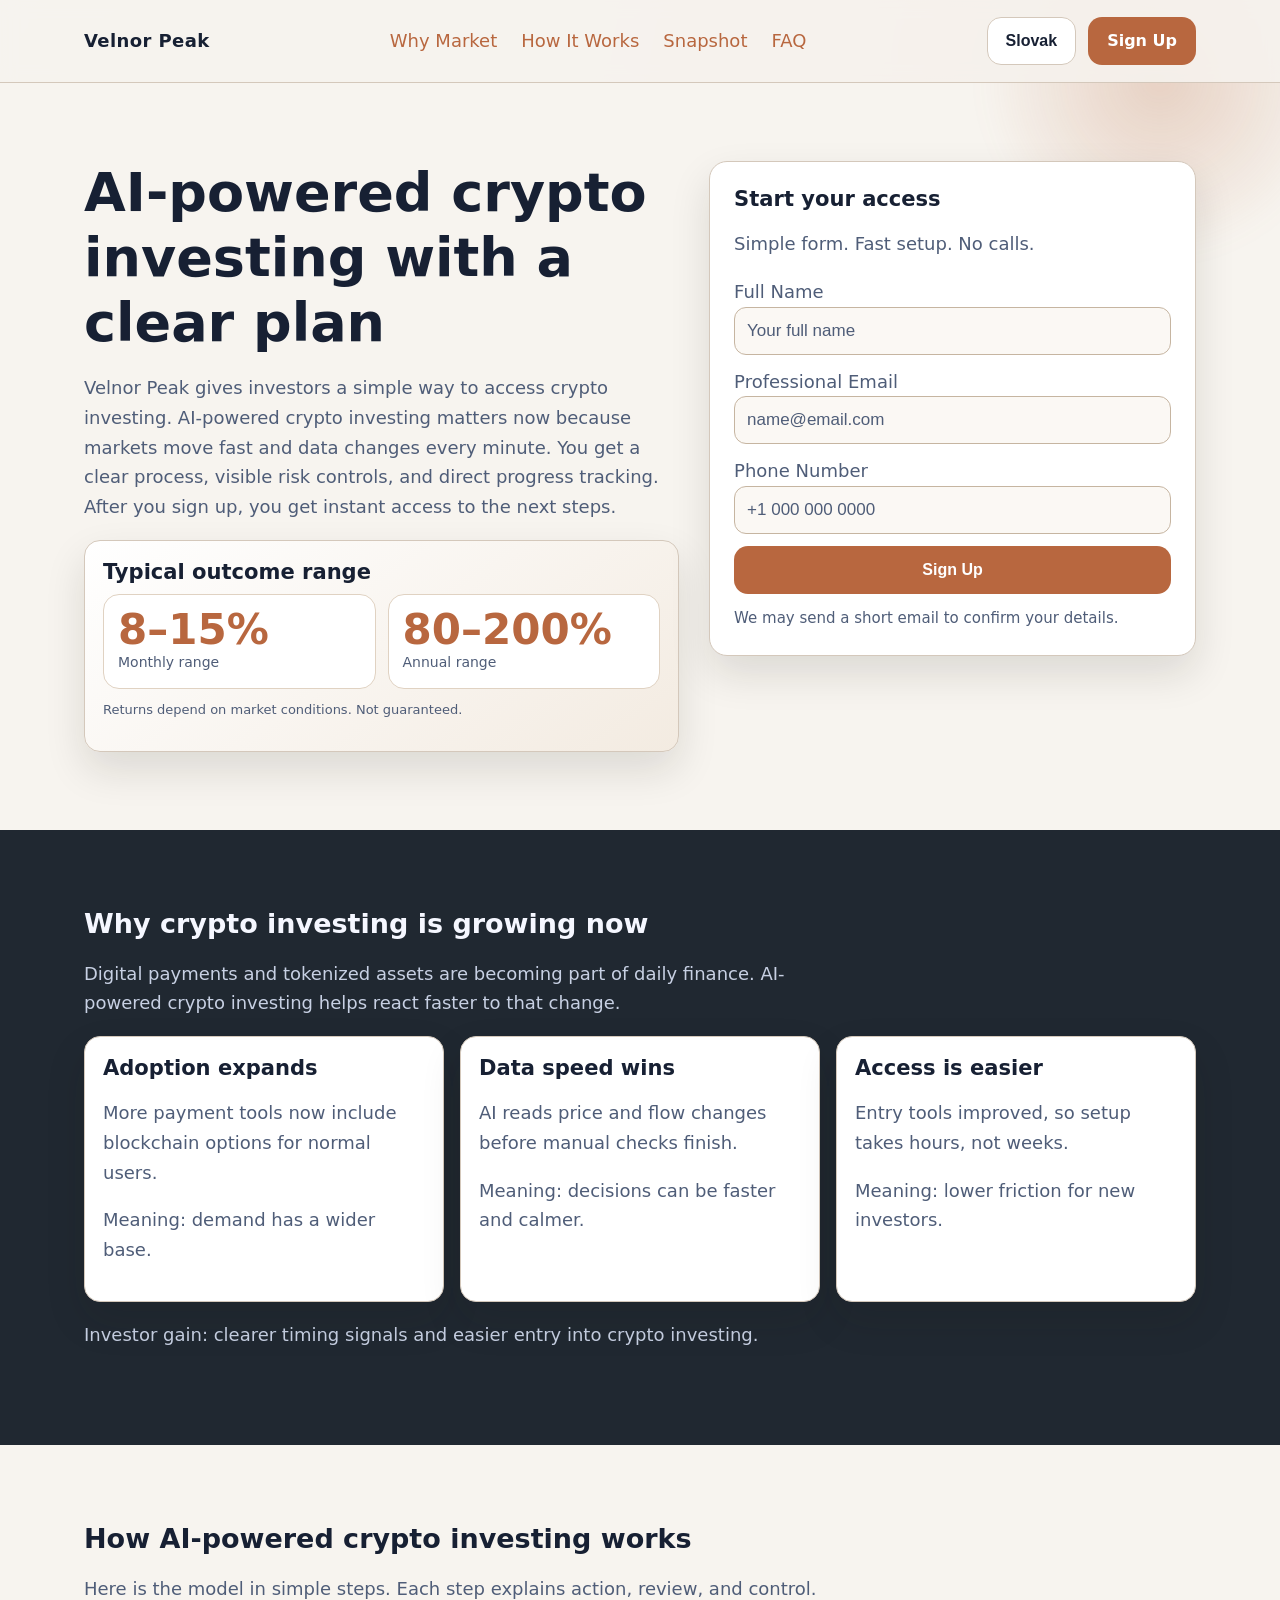
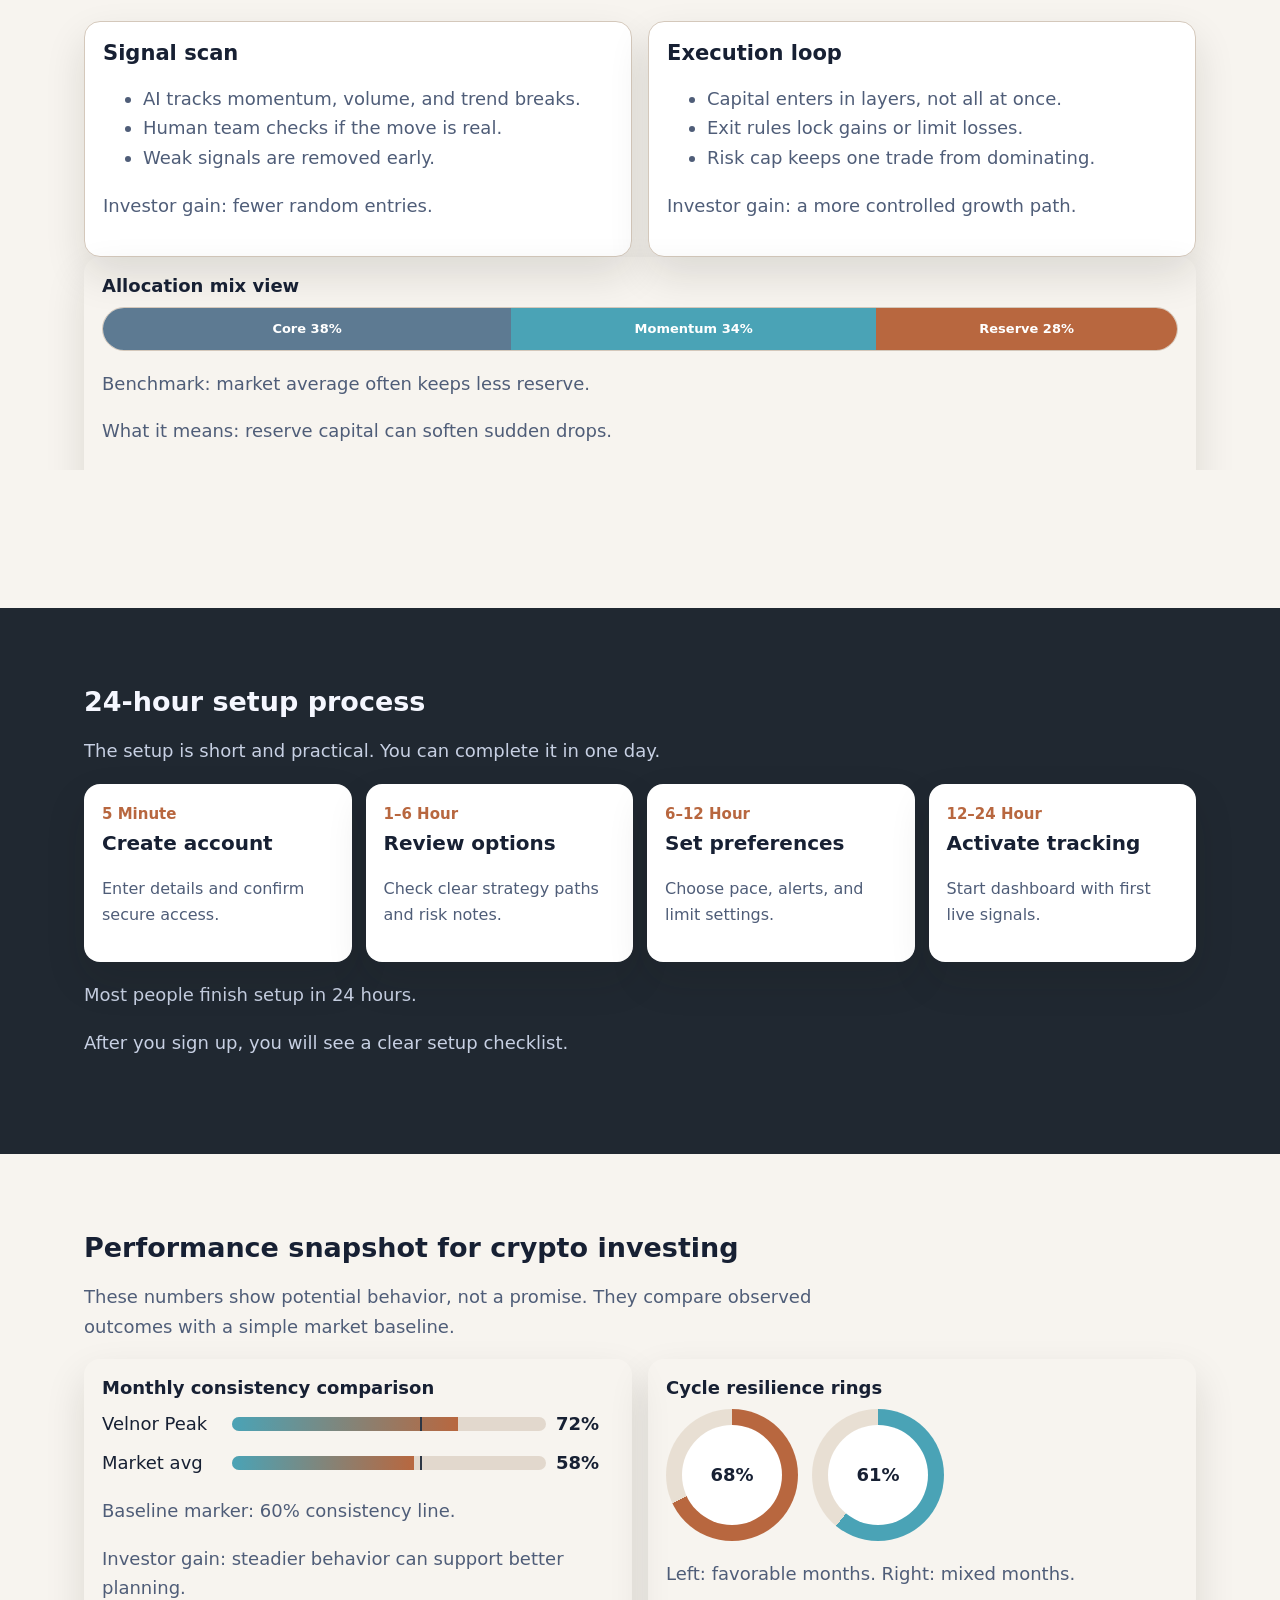
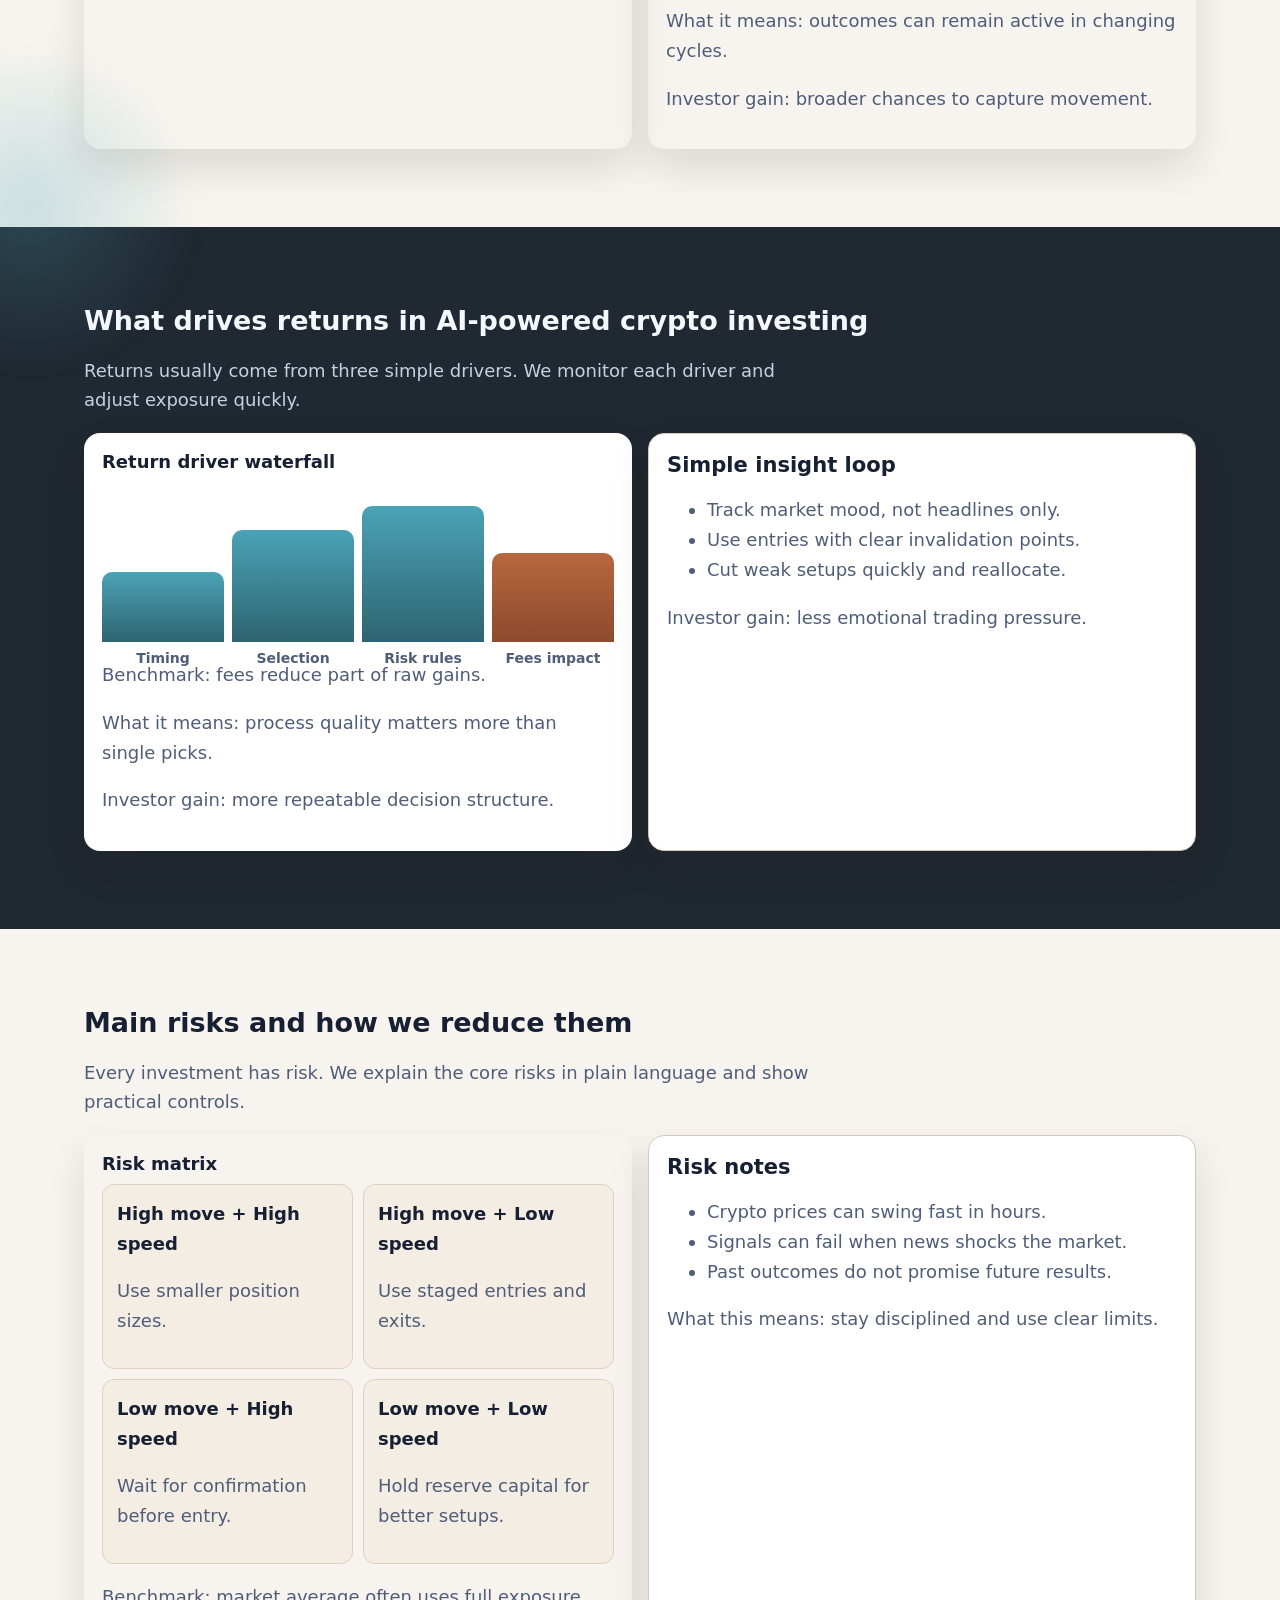
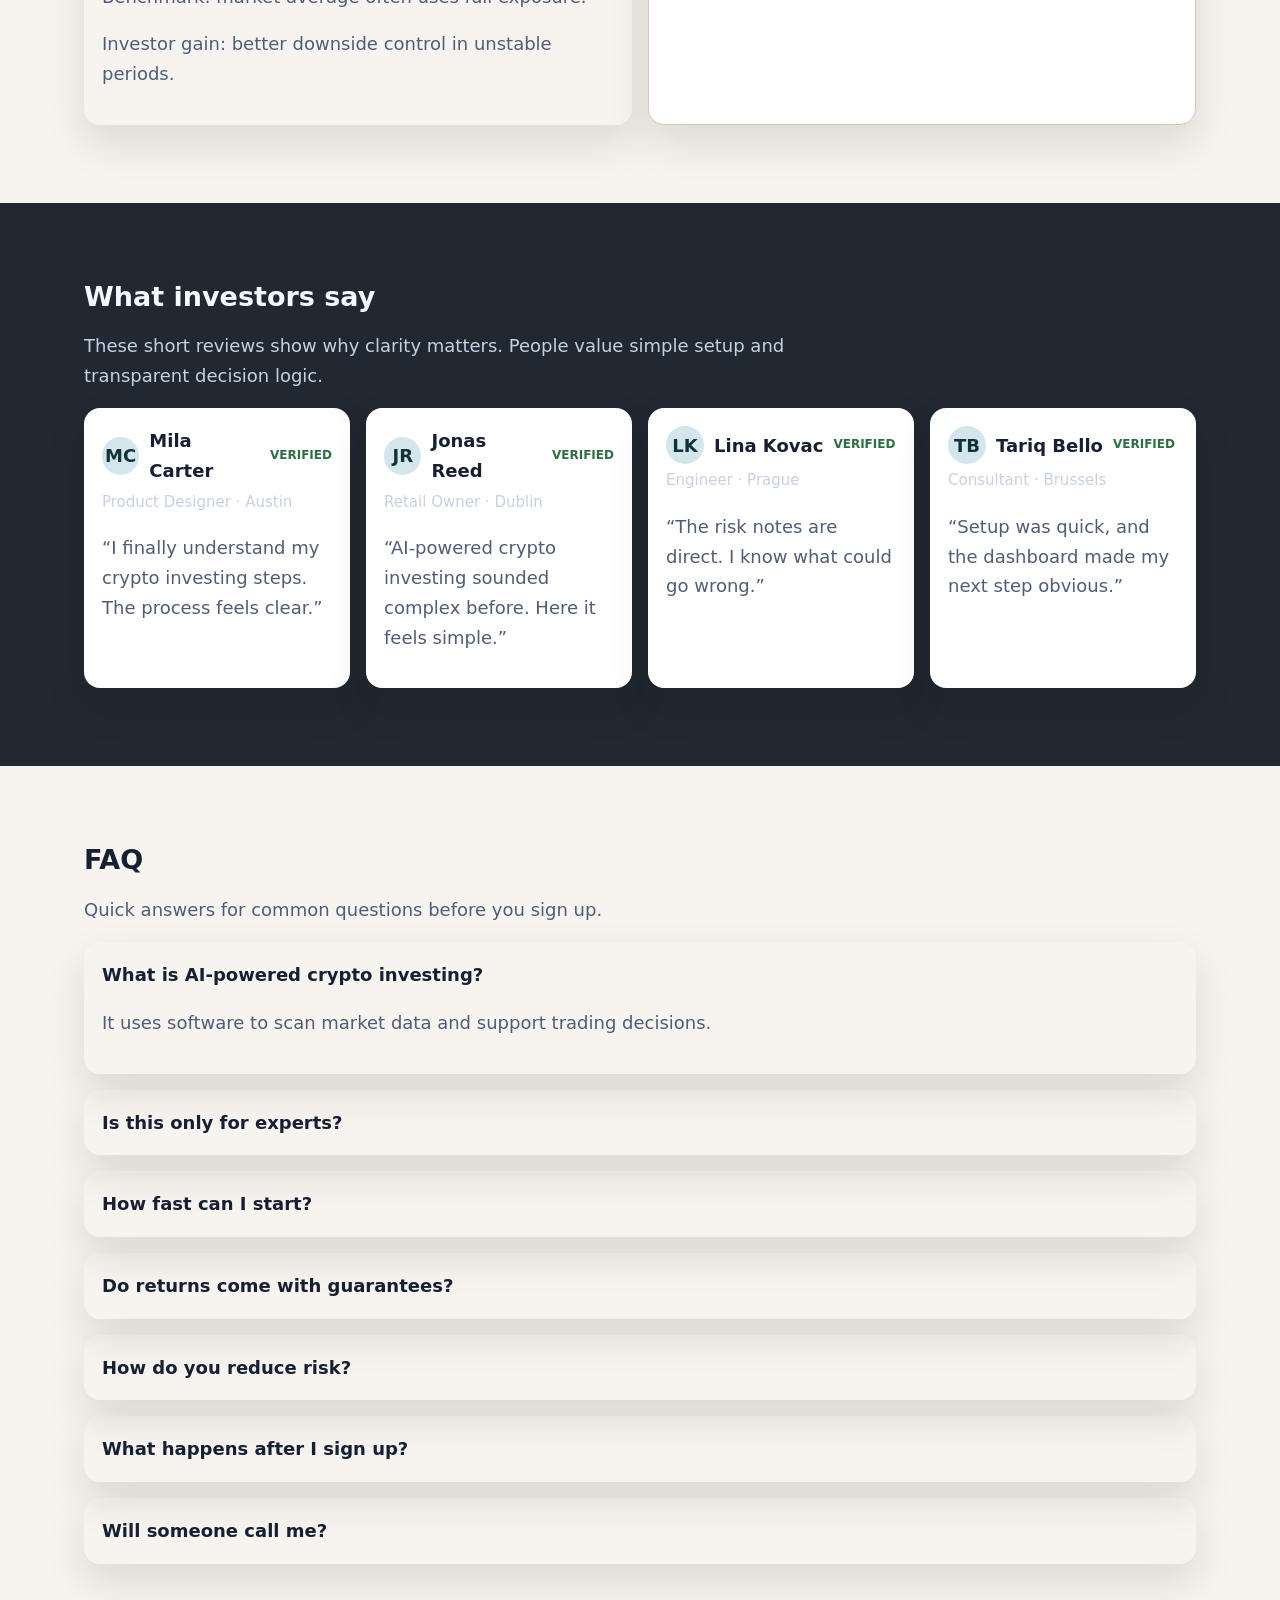
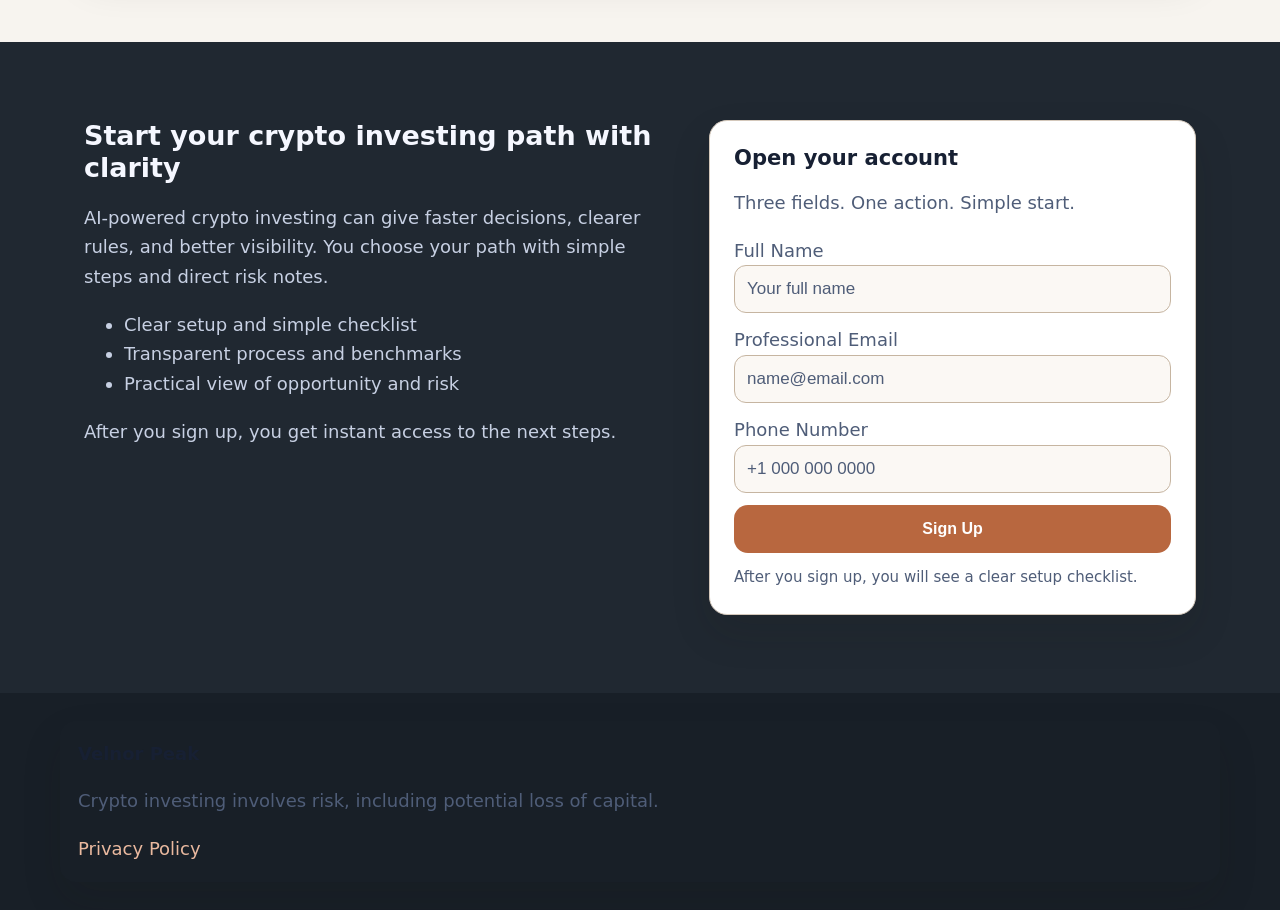
<file: sk/index.html>
<!doctype html>
<!-- DESIGN SEED: 482 -->
<html lang="en">
<head>
<meta charset="utf-8" />
<meta name="viewport" content="width=device-width,initial-scale=1" />
<title>Velnor Peak | AI-Powered Crypto Investing Platform 9</title>
<meta name="description" content="Velnor Peak offers AI-powered crypto investing with simple steps, clear risk notes, and fast signup flow 9." />
<link rel="canonical" href="https://velnorpeak.com/sk/index.html" />
<meta property="og:title" content="Velnor Peak | AI-Powered Crypto Investing Platform 9" /><meta property="og:description" content="Velnor Peak offers AI-powered crypto investing with simple steps, clear risk notes, and fast signup flow 9." /><meta property="og:type" content="website" />
<meta name="twitter:card" content="summary_large_image" /><meta name="twitter:title" content="Velnor Peak | AI-Powered Crypto Investing Platform 9" /><meta name="twitter:description" content="Velnor Peak offers AI-powered crypto investing with simple steps, clear risk notes, and fast signup flow 9." />
<link rel="alternate" hreflang="en" href="https://velnorpeak.com/index.html"/><link rel="alternate" hreflang="de" href="https://velnorpeak.com/de/index.html"/><link rel="alternate" hreflang="fr" href="https://velnorpeak.com/fr/index.html"/><link rel="alternate" hreflang="es" href="https://velnorpeak.com/es/index.html"/><link rel="alternate" hreflang="it" href="https://velnorpeak.com/it/index.html"/><link rel="alternate" hreflang="tr" href="https://velnorpeak.com/tr/index.html"/><link rel="alternate" hreflang="pt" href="https://velnorpeak.com/pt/index.html"/><link rel="alternate" hreflang="ja" href="https://velnorpeak.com/jp/index.html"/><link rel="alternate" hreflang="sk" href="https://velnorpeak.com/sk/index.html"/><link rel="alternate" hreflang="nl-BE" href="https://velnorpeak.com/be/index.html"/>
<link rel="stylesheet" href="../assets/style.css" />
<script type="application/ld+json">{"@context":"https://schema.org","@type":"Organization","name":"Velnor Peak"}</script>
<script type="application/ld+json">{"@context":"https://schema.org","@type":"WebSite","name":"Velnor Peak","url":"https://velnorpeak.com"}</script>
<script type="application/ld+json">{"@context":"https://schema.org","@type":"Review","reviewRating":{"@type":"Rating","ratingValue":"5"},"author":{"@type":"Person","name":"Mila Carter"},"itemReviewed":{"@type":"Service","name":"Velnor Peak crypto investing"}}</script>
<script type="application/ld+json">{"@context":"https://schema.org","@type":"FAQPage","mainEntity":[{"@type":"Question","name":"What is AI-powered crypto investing?","acceptedAnswer":{"@type":"Answer","text":"It uses software to scan data and support better crypto investing decisions."}}]}</script>
</head>
<body>
<div class="page-shell"><div class="bg-mesh"></div><div class="glow one"></div><div class="glow two"></div>
<header class="header"><div class="container nav-wrap">
<div class="brand">Velnor Peak</div>
<nav class="center-nav" aria-label="Primary"><a href="#market">Why Market</a><a href="#model">How It Works</a><a href="#metrics">Snapshot</a><a href="#faq">FAQ</a></nav>
<div class="right-zone"><div class="lang"><button class="lang-btn" aria-label="Current language">Slovak</button><div class="lang-menu">
<a href="../index.html"><svg class="flag" viewBox="0 0 3 2" aria-hidden="true"><rect width="3" height="2" fill="#012169"/><path d="M0 0l3 2M3 0L0 2" stroke="#fff" stroke-width=".4"/><path d="M0 0l3 2M3 0L0 2" stroke="#c8102e" stroke-width=".2"/></svg>English</a>
<a href="../de/index.html"><svg class="flag" viewBox="0 0 3 2"><rect width="3" height="2" fill="#ffce00"/><rect width="3" height="1.33" fill="#dd0000"/><rect width="3" height=".66" fill="#000"/></svg>Deutsch</a>
<a href="../fr/index.html"><svg class="flag" viewBox="0 0 3 2"><rect width="1" height="2" fill="#0055a4"/><rect x="1" width="1" height="2" fill="#fff"/><rect x="2" width="1" height="2" fill="#ef4135"/></svg>Français</a>
<a href="../es/index.html"><svg class="flag" viewBox="0 0 3 2"><rect width="3" height="2" fill="#aa151b"/><rect y=".5" width="3" height="1" fill="#f1bf00"/></svg>Español</a>
<a href="../it/index.html"><svg class="flag" viewBox="0 0 3 2"><rect width="1" height="2" fill="#009246"/><rect x="1" width="1" height="2" fill="#fff"/><rect x="2" width="1" height="2" fill="#ce2b37"/></svg>Italiano</a>
<a href="../tr/index.html"><svg class="flag" viewBox="0 0 3 2"><rect width="3" height="2" fill="#e30a17"/></svg>Türkçe</a>
<a href="../pt/index.html"><svg class="flag" viewBox="0 0 3 2"><rect width="1.2" height="2" fill="#006600"/><rect x="1.2" width="1.8" height="2" fill="#ff0000"/></svg>Português</a>
<a href="../jp/index.html"><svg class="flag" viewBox="0 0 3 2"><rect width="3" height="2" fill="#fff"/><circle cx="1.5" cy="1" r=".45" fill="#bc002d"/></svg>日本語</a>
<a href="../sk/index.html"><svg class="flag" viewBox="0 0 3 2"><rect width="3" height="2" fill="#ee1c25"/><rect width="3" height="1.33" fill="#0b4ea2"/><rect width="3" height=".66" fill="#fff"/></svg>Slovak</a>
<a href="../be/index.html"><svg class="flag" viewBox="0 0 3 2"><rect width="1" height="2" fill="#000"/><rect x="1" width="1" height="2" fill="#ffe936"/><rect x="2" width="1" height="2" fill="#ef3340"/></svg>Nederlands (BE)</a>
</div></div><a class="btn btn-primary" href="#signup-final">Sign Up</a></div>
<button class="btn lang-btn mobile-toggle" aria-label="Open menu">Menu</button>
</div></header>

<div id="drawer" class="drawer" aria-hidden="true"><div class="drawer-bg"></div><aside class="drawer-panel"><button class="drawer-close" aria-label="Close menu">X</button><a href="#market">Why Market</a><a href="#model">How It Works</a><a href="#metrics">Snapshot</a><a href="#faq">FAQ</a><div class="lang"><button class="lang-btn" aria-label="Current language">Slovak</button><div class="lang-menu">
<a href="../index.html"><svg class="flag" viewBox="0 0 3 2" aria-hidden="true"><rect width="3" height="2" fill="#012169"/><path d="M0 0l3 2M3 0L0 2" stroke="#fff" stroke-width=".4"/><path d="M0 0l3 2M3 0L0 2" stroke="#c8102e" stroke-width=".2"/></svg>English</a>
<a href="../de/index.html"><svg class="flag" viewBox="0 0 3 2"><rect width="3" height="2" fill="#ffce00"/><rect width="3" height="1.33" fill="#dd0000"/><rect width="3" height=".66" fill="#000"/></svg>Deutsch</a>
<a href="../fr/index.html"><svg class="flag" viewBox="0 0 3 2"><rect width="1" height="2" fill="#0055a4"/><rect x="1" width="1" height="2" fill="#fff"/><rect x="2" width="1" height="2" fill="#ef4135"/></svg>Français</a>
<a href="../es/index.html"><svg class="flag" viewBox="0 0 3 2"><rect width="3" height="2" fill="#aa151b"/><rect y=".5" width="3" height="1" fill="#f1bf00"/></svg>Español</a>
<a href="../it/index.html"><svg class="flag" viewBox="0 0 3 2"><rect width="1" height="2" fill="#009246"/><rect x="1" width="1" height="2" fill="#fff"/><rect x="2" width="1" height="2" fill="#ce2b37"/></svg>Italiano</a>
<a href="../tr/index.html"><svg class="flag" viewBox="0 0 3 2"><rect width="3" height="2" fill="#e30a17"/></svg>Türkçe</a>
<a href="../pt/index.html"><svg class="flag" viewBox="0 0 3 2"><rect width="1.2" height="2" fill="#006600"/><rect x="1.2" width="1.8" height="2" fill="#ff0000"/></svg>Português</a>
<a href="../jp/index.html"><svg class="flag" viewBox="0 0 3 2"><rect width="3" height="2" fill="#fff"/><circle cx="1.5" cy="1" r=".45" fill="#bc002d"/></svg>日本語</a>
<a href="../sk/index.html"><svg class="flag" viewBox="0 0 3 2"><rect width="3" height="2" fill="#ee1c25"/><rect width="3" height="1.33" fill="#0b4ea2"/><rect width="3" height=".66" fill="#fff"/></svg>Slovak</a>
<a href="../be/index.html"><svg class="flag" viewBox="0 0 3 2"><rect width="1" height="2" fill="#000"/><rect x="1" width="1" height="2" fill="#ffe936"/><rect x="2" width="1" height="2" fill="#ef3340"/></svg>Nederlands (BE)</a>
</div></div><a class="btn btn-primary" href="#signup-final">Sign Up</a></aside></div>

<main>
<section class="section light hero"><div class="container hero-grid"><div>
<h1>AI-powered crypto investing with a clear plan</h1>
<p class="section-intro">Velnor Peak gives investors a simple way to access crypto investing. AI-powered crypto investing matters now because markets move fast and data changes every minute. You get a clear process, visible risk controls, and direct progress tracking. After you sign up, you get instant access to the next steps.</p>
<div class="performance-panel hero-panel"><h3>Typical outcome range</h3><div class="range-grid"><div class="range-box"><div class="range-value">8–15%</div><div class="range-label">Monthly range</div></div><div class="range-box"><div class="range-value">80–200%</div><div class="range-label">Annual range</div></div></div><p class="mini-disclaimer">Returns depend on market conditions. Not guaranteed.</p></div>
</div>
<div class="form-card"><h3 class="form-title">Start your access</h3><p class="form-sub">Simple form. Fast setup. No calls.</p><form class="form-stack"><label>Full Name<input placeholder="Your full name" /></label><label>Professional Email<input type="email" placeholder="name@email.com" /></label><label>Phone Number<input type="tel" placeholder="+1 000 000 0000" /></label><button class="btn btn-primary" type="submit">Sign Up</button><small>We may send a short email to confirm your details.</small></form></div>
</div></section>

<section id="market" class="section dark"><div class="container"><h2>Why crypto investing is growing now</h2><p class="section-intro">Digital payments and tokenized assets are becoming part of daily finance. AI-powered crypto investing helps react faster to that change.</p><div class="grid-3"><article class="card"><h3>Adoption expands</h3><p>More payment tools now include blockchain options for normal users.</p><p class="muted">Meaning: demand has a wider base.</p></article><article class="card"><h3>Data speed wins</h3><p>AI reads price and flow changes before manual checks finish.</p><p class="muted">Meaning: decisions can be faster and calmer.</p></article><article class="card"><h3>Access is easier</h3><p>Entry tools improved, so setup takes hours, not weeks.</p><p class="muted">Meaning: lower friction for new investors.</p></article></div><p>Investor gain: clearer timing signals and easier entry into crypto investing.</p></div></section>

<section id="model" class="section light"><div class="container"><h2>How AI-powered crypto investing works</h2><p class="section-intro">Here is the model in simple steps. Each step explains action, review, and control.</p><div class="grid-2"><article class="card"><h3>Signal scan</h3><ul><li>AI tracks momentum, volume, and trend breaks.</li><li>Human team checks if the move is real.</li><li>Weak signals are removed early.</li></ul><p>Investor gain: fewer random entries.</p></article><article class="card"><h3>Execution loop</h3><ul><li>Capital enters in layers, not all at once.</li><li>Exit rules lock gains or limit losses.</li><li>Risk cap keeps one trade from dominating.</li></ul><p>Investor gain: a more controlled growth path.</p></article></div>
<div class="visual-card"><h4>Allocation mix view</h4><div class="alloc-bar"><div class="seg a">Core 38%</div><div class="seg b">Momentum 34%</div><div class="seg c">Reserve 28%</div></div><p>Benchmark: market average often keeps less reserve.</p><p>What it means: reserve capital can soften sudden drops.</p><p>Investor gain: flexibility during unstable weeks.</p></div></div></section>

<section class="section dark"><div class="container"><h2>24-hour setup process</h2><p class="section-intro">The setup is short and practical. You can complete it in one day.</p><div class="steps"><article class="process-card"><div class="step-time">5 Minute</div><div class="step-title">Create account</div><p class="step-line">Enter details and confirm secure access.</p></article><article class="process-card"><div class="step-time">1–6 Hour</div><div class="step-title">Review options</div><p class="step-line">Check clear strategy paths and risk notes.</p></article><article class="process-card"><div class="step-time">6–12 Hour</div><div class="step-title">Set preferences</div><p class="step-line">Choose pace, alerts, and limit settings.</p></article><article class="process-card"><div class="step-time">12–24 Hour</div><div class="step-title">Activate tracking</div><p class="step-line">Start dashboard with first live signals.</p></article></div><p>Most people finish setup in 24 hours.</p><p>After you sign up, you will see a clear setup checklist.</p></div></section>

<section id="metrics" class="section light"><div class="container"><h2>Performance snapshot for crypto investing</h2><p class="section-intro">These numbers show potential behavior, not a promise. They compare observed outcomes with a simple market baseline.</p><div class="grid-2"><article class="visual-card"><h4>Monthly consistency comparison</h4><div class="compare"><div class="row"><span>Velnor Peak</span><div class="track"><div class="fill" style="width:72%"></div><div class="base-marker"></div></div><b>72%</b></div><div class="row"><span>Market avg</span><div class="track"><div class="fill" style="width:58%"></div><div class="base-marker"></div></div><b>58%</b></div></div><p>Baseline marker: 60% consistency line.</p><p>Investor gain: steadier behavior can support better planning.</p></article><article class="visual-card"><h4>Cycle resilience rings</h4><div class="rings"><div class="ring"><span>68%</span></div><div class="ring" style="background:conic-gradient(var(--accent-b) 0 61%,#e8dfd3 61% 100%)"><span>61%</span></div></div><p>Left: favorable months. Right: mixed months.</p><p>What it means: outcomes can remain active in changing cycles.</p><p>Investor gain: broader chances to capture movement.</p></article></div></div></section>

<section class="section dark"><div class="container"><h2>What drives returns in AI-powered crypto investing</h2><p class="section-intro">Returns usually come from three simple drivers. We monitor each driver and adjust exposure quickly.</p><div class="grid-2"><article class="visual-card"><h4>Return driver waterfall</h4><div class="waterfall"><div class="wbar"><b>Timing</b></div><div class="wbar"><b>Selection</b></div><div class="wbar"><b>Risk rules</b></div><div class="wbar"><b>Fees impact</b></div></div><p>Benchmark: fees reduce part of raw gains.</p><p>What it means: process quality matters more than single picks.</p><p>Investor gain: more repeatable decision structure.</p></article><article class="card"><h3>Simple insight loop</h3><ul><li>Track market mood, not headlines only.</li><li>Use entries with clear invalidation points.</li><li>Cut weak setups quickly and reallocate.</li></ul><p>Investor gain: less emotional trading pressure.</p></article></div></div></section>

<section class="section light"><div class="container"><h2>Main risks and how we reduce them</h2><p class="section-intro">Every investment has risk. We explain the core risks in plain language and show practical controls.</p><div class="grid-2"><article class="visual-card"><h4>Risk matrix</h4><div class="matrix"><div class="cell"><strong>High move + High speed</strong><p>Use smaller position sizes.</p></div><div class="cell"><strong>High move + Low speed</strong><p>Use staged entries and exits.</p></div><div class="cell"><strong>Low move + High speed</strong><p>Wait for confirmation before entry.</p></div><div class="cell"><strong>Low move + Low speed</strong><p>Hold reserve capital for better setups.</p></div></div><p>Benchmark: market average often uses full exposure.</p><p>Investor gain: better downside control in unstable periods.</p></article><article class="card"><h3>Risk notes</h3><ul><li>Crypto prices can swing fast in hours.</li><li>Signals can fail when news shocks the market.</li><li>Past outcomes do not promise future results.</li></ul><p>What this means: stay disciplined and use clear limits.</p></article></div></div></section>

<section class="section dark"><div class="container"><h2>What investors say</h2><p class="section-intro">These short reviews show why clarity matters. People value simple setup and transparent decision logic.</p><div class="review-grid">
<article class="review-card"><div class="rev-head"><div class="avatar">MC</div><strong>Mila Carter</strong><span class="verified">VERIFIED</span></div><small>Product Designer · Austin</small><p>“I finally understand my crypto investing steps. The process feels clear.”</p></article>
<article class="review-card"><div class="rev-head"><div class="avatar">JR</div><strong>Jonas Reed</strong><span class="verified">VERIFIED</span></div><small>Retail Owner · Dublin</small><p>“AI-powered crypto investing sounded complex before. Here it feels simple.”</p></article>
<article class="review-card"><div class="rev-head"><div class="avatar">LK</div><strong>Lina Kovac</strong><span class="verified">VERIFIED</span></div><small>Engineer · Prague</small><p>“The risk notes are direct. I know what could go wrong.”</p></article>
<article class="review-card"><div class="rev-head"><div class="avatar">TB</div><strong>Tariq Bello</strong><span class="verified">VERIFIED</span></div><small>Consultant · Brussels</small><p>“Setup was quick, and the dashboard made my next step obvious.”</p></article>
</div></div></section>

<section id="faq" class="section light"><div class="container"><h2>FAQ</h2><p class="section-intro">Quick answers for common questions before you sign up.</p><div class="faq-list">
<details class="faq-item" open><summary>What is AI-powered crypto investing?</summary><p>It uses software to scan market data and support trading decisions.</p></details>
<details class="faq-item"><summary>Is this only for experts?</summary><p>No. It is built for investors who want a clear process.</p></details>
<details class="faq-item"><summary>How fast can I start?</summary><p>Most people complete setup in 24 hours.</p></details>
<details class="faq-item"><summary>Do returns come with guarantees?</summary><p>No. Returns depend on market conditions and are never guaranteed.</p></details>
<details class="faq-item"><summary>How do you reduce risk?</summary><p>Through position limits, staged entries, and strict exit rules.</p></details>
<details class="faq-item"><summary>What happens after I sign up?</summary><p>After you sign up, you can review the options and choose what to do next.</p></details>
<details class="faq-item"><summary>Will someone call me?</summary><p>No calls. We may send a short email to confirm details.</p></details>
</div></div></section>

<section id="signup-final" class="section dark"><div class="container hero-grid"><div><h2>Start your crypto investing path with clarity</h2><p class="section-intro">AI-powered crypto investing can give faster decisions, clearer rules, and better visibility. You choose your path with simple steps and direct risk notes.</p><ul><li>Clear setup and simple checklist</li><li>Transparent process and benchmarks</li><li>Practical view of opportunity and risk</li></ul><p>After you sign up, you get instant access to the next steps.</p></div><div class="form-card"><h3>Open your account</h3><p>Three fields. One action. Simple start.</p><form class="form-stack"><label>Full Name<input placeholder="Your full name" /></label><label>Professional Email<input type="email" placeholder="name@email.com" /></label><label>Phone Number<input type="tel" placeholder="+1 000 000 0000" /></label><button class="btn btn-primary" type="submit">Sign Up</button><small>After you sign up, you will see a clear setup checklist.</small></form></div></div></section>
</main>

<footer class="footer"><div class="container footer-panel"><strong>Velnor Peak</strong><p>Crypto investing involves risk, including potential loss of capital.</p><a href="#" class="privacy-open">Privacy Policy</a></div></footer>

<div id="privacyModal" class="modal" aria-hidden="true"><div class="modal-bg"></div><div class="modal-card"><button class="modal-top-close" aria-label="Close privacy">X</button><h3>Privacy Policy</h3><p>Introduction: We explain how we handle data in clear language.</p><p>Data collection: We collect name, email, phone, and usage events.</p><p>Legal basis: We process data for service delivery and legal duties.</p><p>Cookies: We use cookies for security and performance analytics.</p><p>Retention: Data is kept only as long as needed.</p><p>Third-party sharing: Limited partners help with hosting and email delivery.</p><p>Security: Encryption and access controls protect stored information.</p><p>User rights: You can ask to access, correct, or delete your data.</p><p>International transfers: Data may be processed in other countries with safeguards.</p><p>Industry risk disclosure: Digital asset markets can be volatile and change quickly.</p><p>Contact: privacy@velnorpeak.com</p><div class="modal-footer"><button class="btn lang-btn modal-bottom-close">Close</button></div></div></div>

</div>
<script defer src="../assets/app.js"></script>
</body></html>
</file>
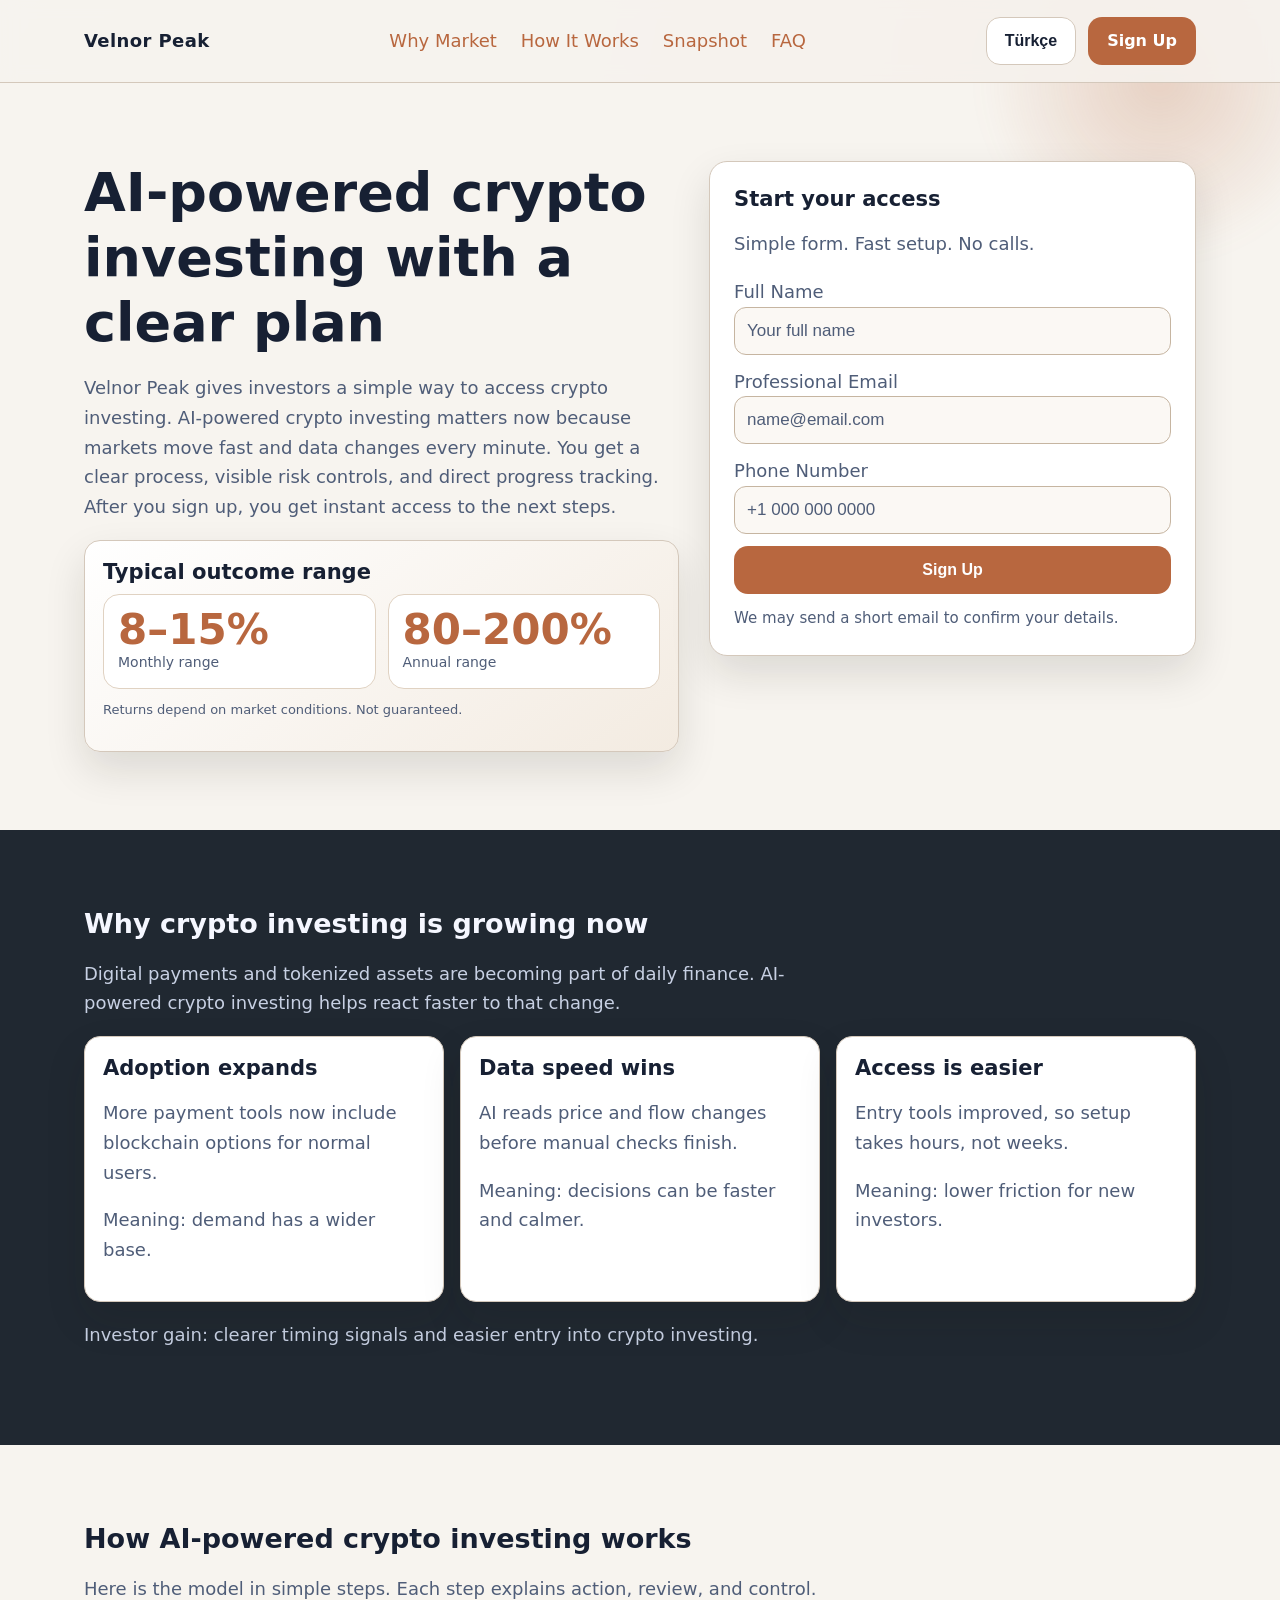
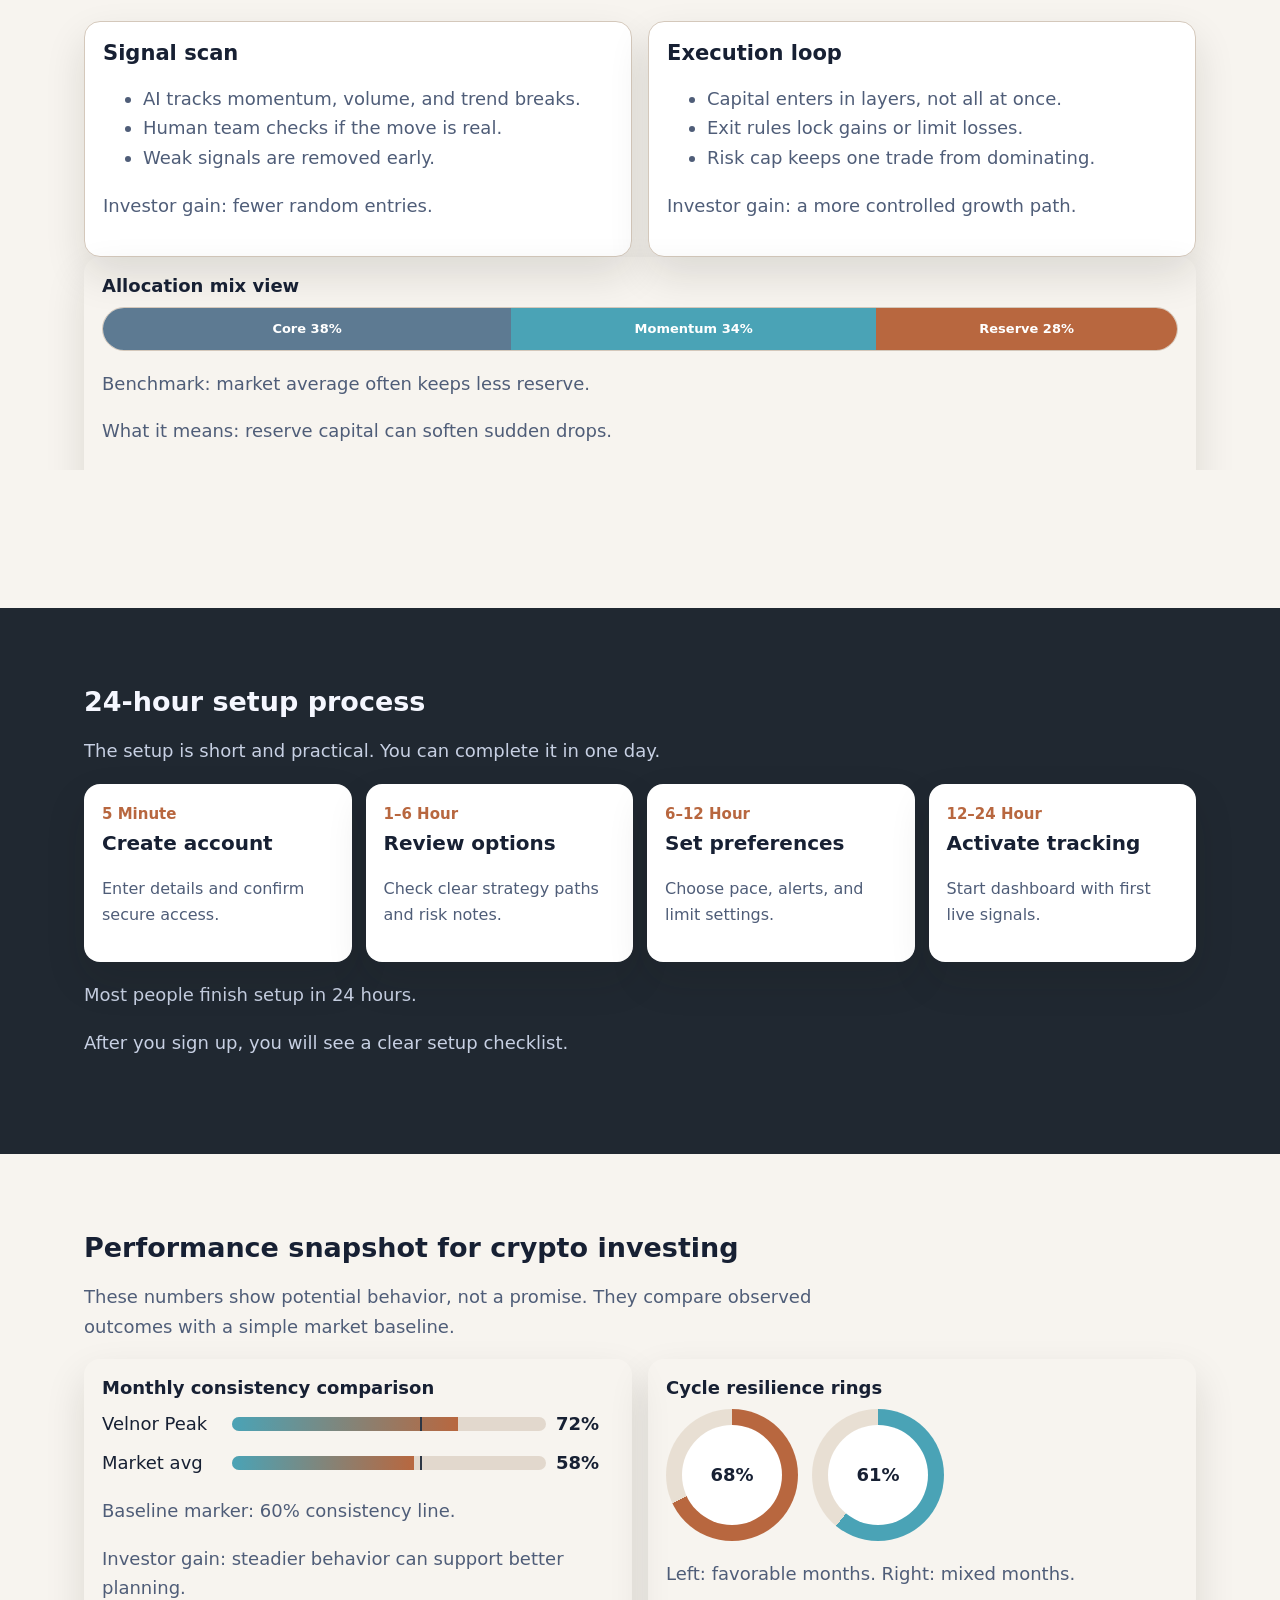
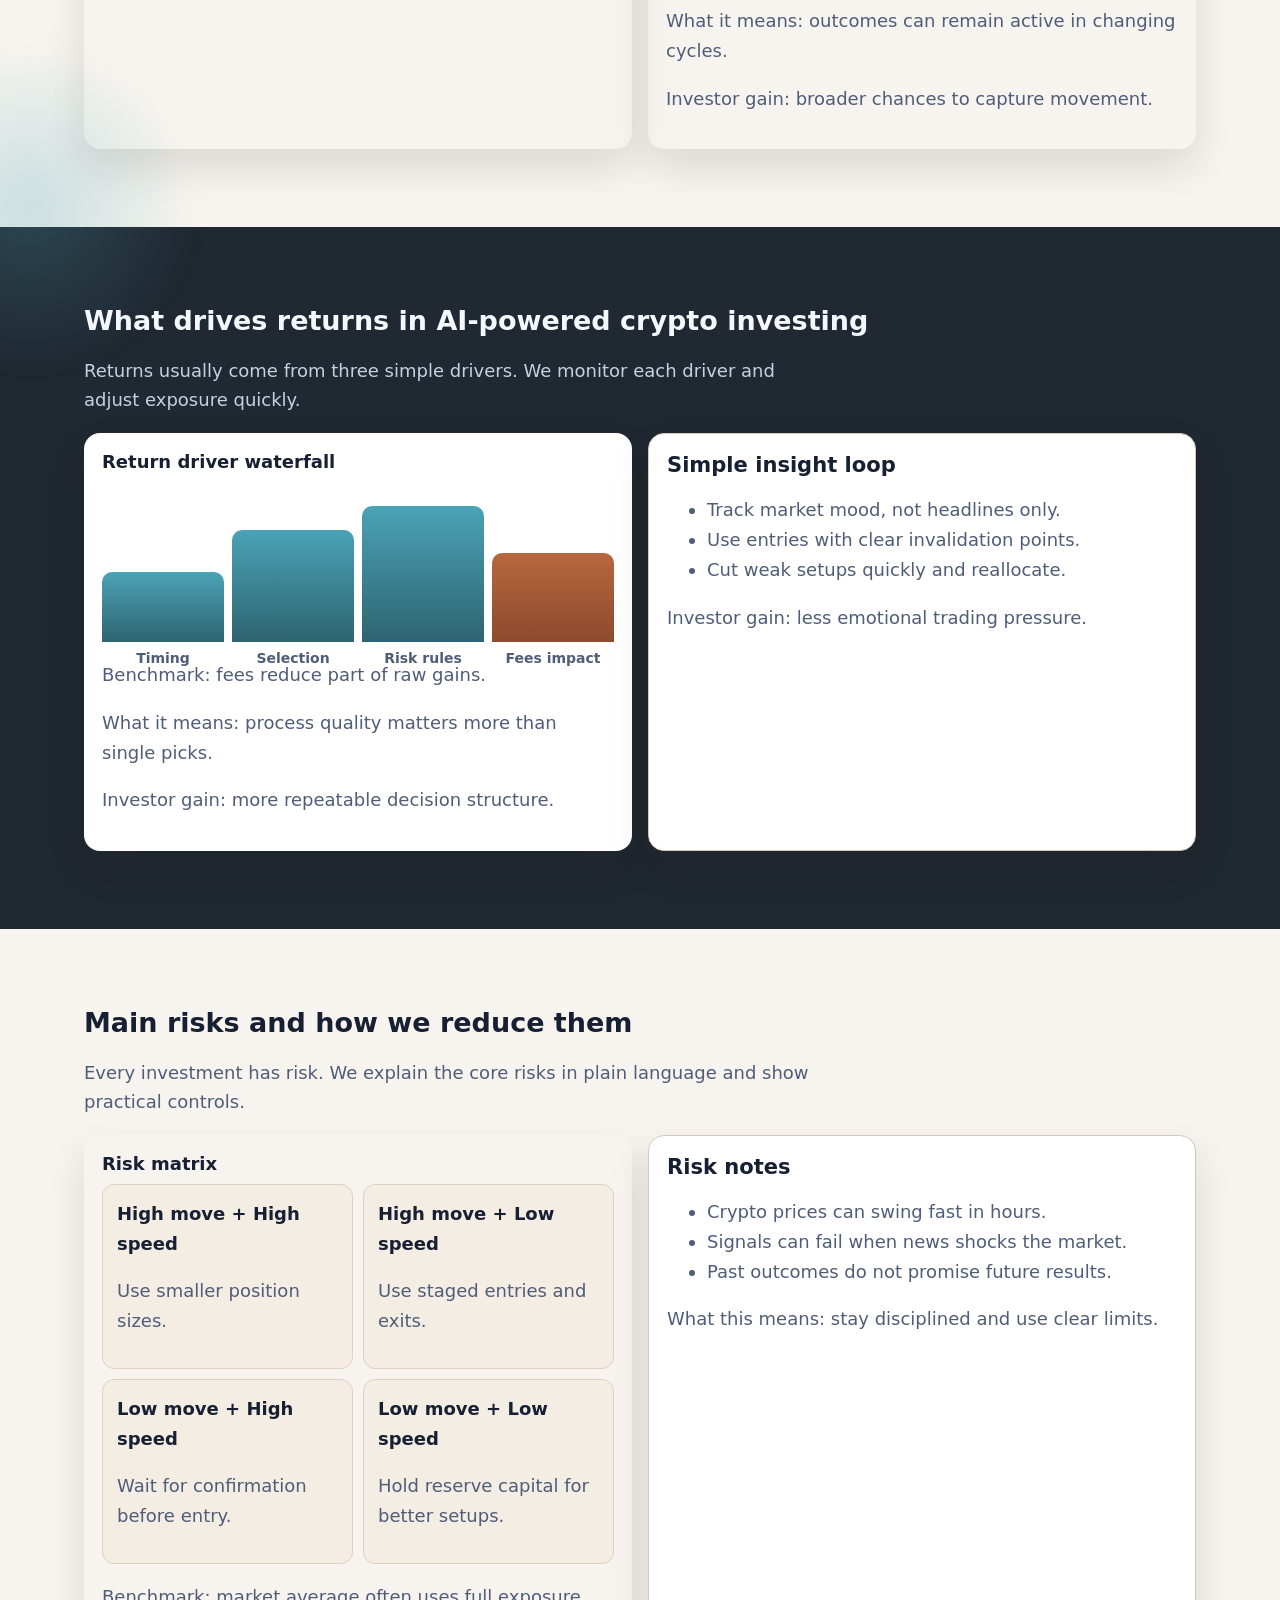
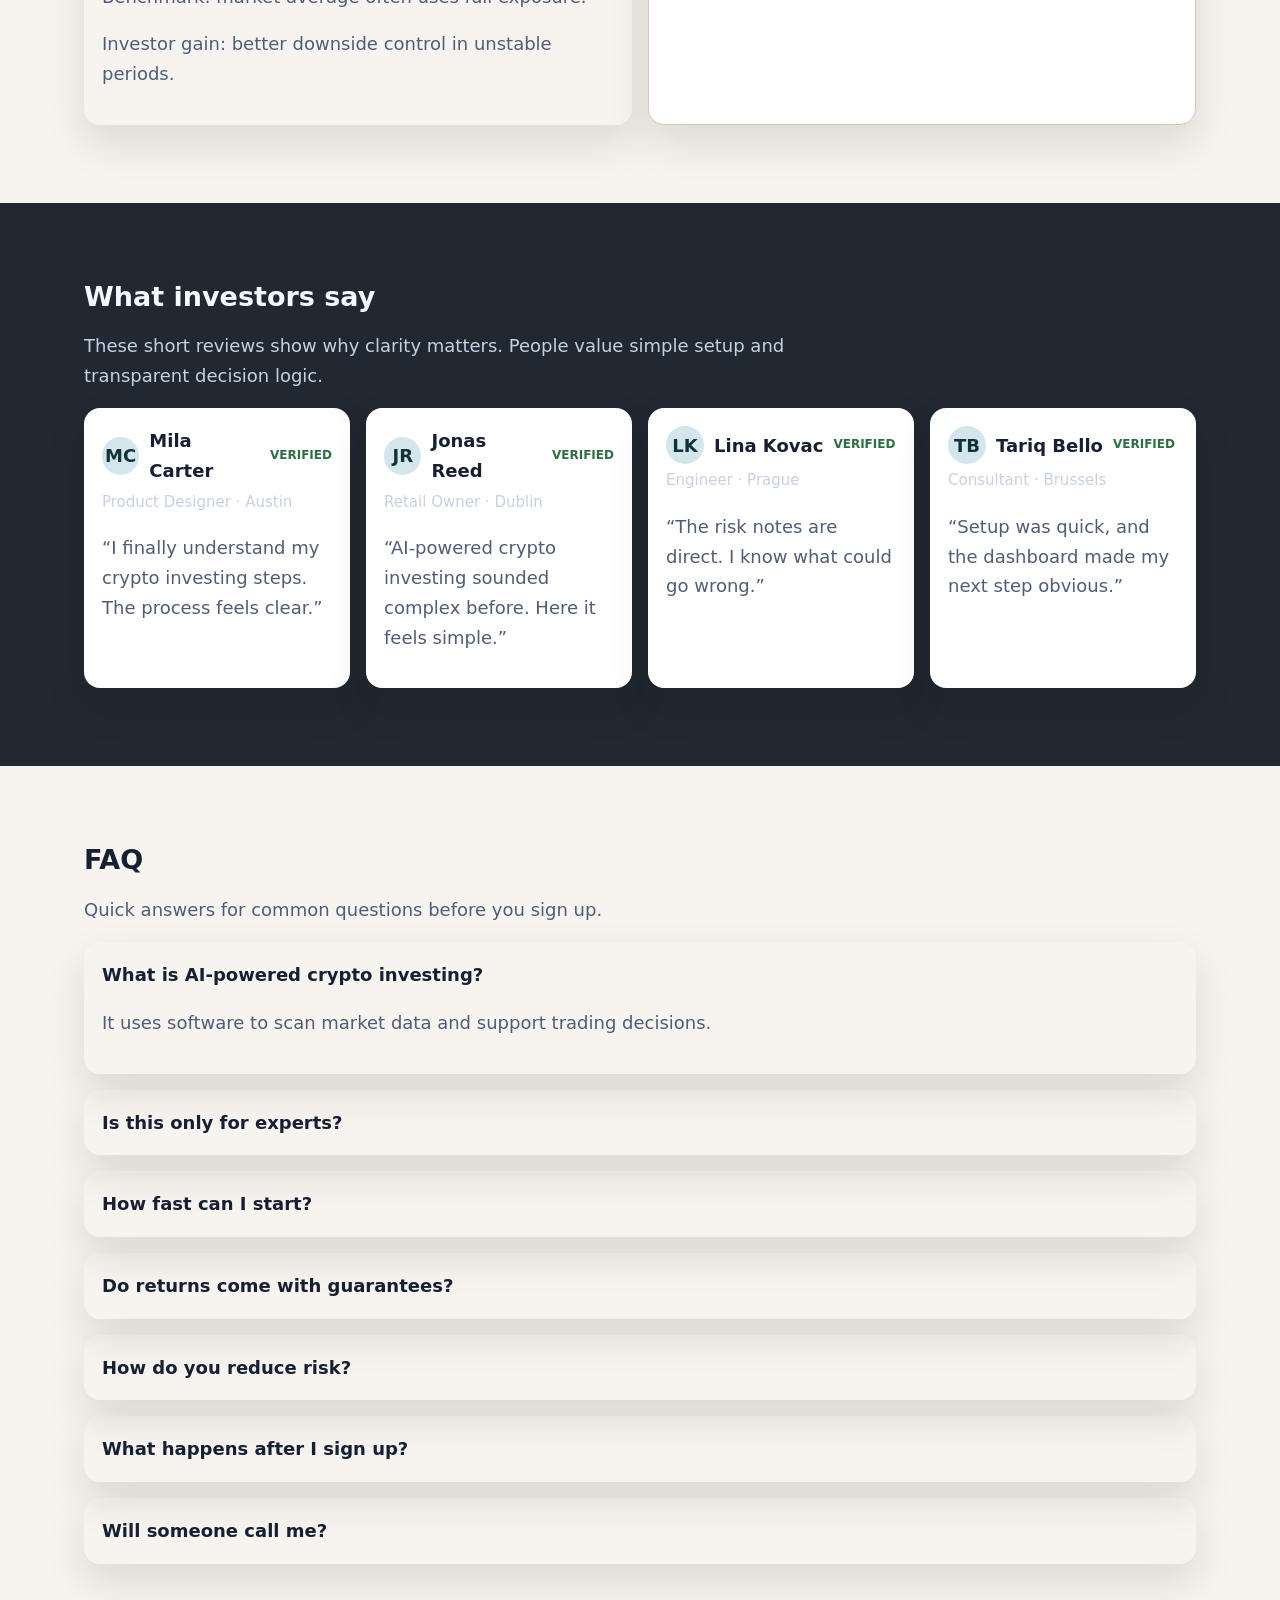
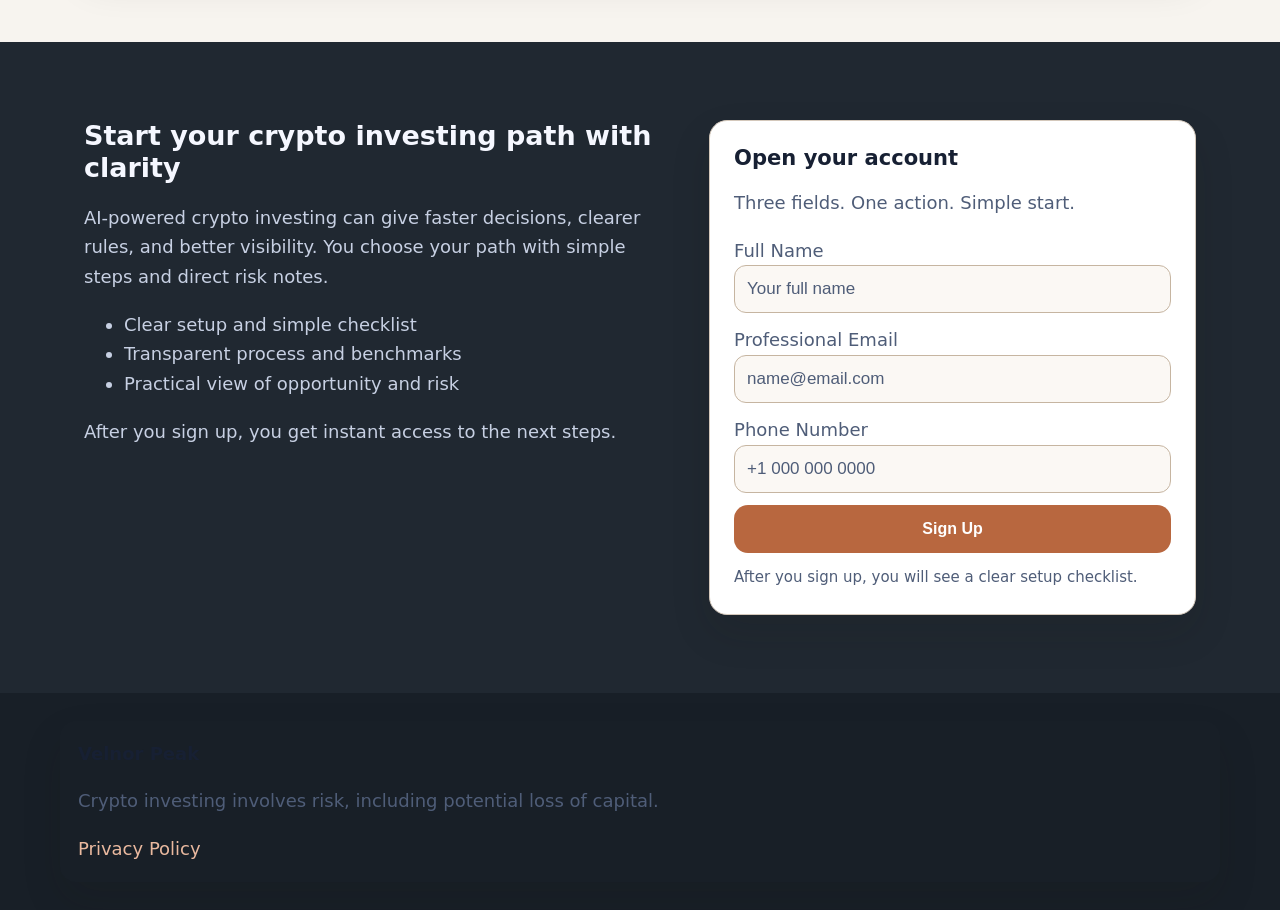
<file: tr/index.html>
<!doctype html>
<!-- DESIGN SEED: 482 -->
<html lang="en">
<head>
<meta charset="utf-8" />
<meta name="viewport" content="width=device-width,initial-scale=1" />
<title>Velnor Peak | AI-Powered Crypto Investing Platform 6</title>
<meta name="description" content="Velnor Peak offers AI-powered crypto investing with simple steps, clear risk notes, and fast signup flow 6." />
<link rel="canonical" href="https://velnorpeak.com/tr/index.html" />
<meta property="og:title" content="Velnor Peak | AI-Powered Crypto Investing Platform 6" /><meta property="og:description" content="Velnor Peak offers AI-powered crypto investing with simple steps, clear risk notes, and fast signup flow 6." /><meta property="og:type" content="website" />
<meta name="twitter:card" content="summary_large_image" /><meta name="twitter:title" content="Velnor Peak | AI-Powered Crypto Investing Platform 6" /><meta name="twitter:description" content="Velnor Peak offers AI-powered crypto investing with simple steps, clear risk notes, and fast signup flow 6." />
<link rel="alternate" hreflang="en" href="https://velnorpeak.com/index.html"/><link rel="alternate" hreflang="de" href="https://velnorpeak.com/de/index.html"/><link rel="alternate" hreflang="fr" href="https://velnorpeak.com/fr/index.html"/><link rel="alternate" hreflang="es" href="https://velnorpeak.com/es/index.html"/><link rel="alternate" hreflang="it" href="https://velnorpeak.com/it/index.html"/><link rel="alternate" hreflang="tr" href="https://velnorpeak.com/tr/index.html"/><link rel="alternate" hreflang="pt" href="https://velnorpeak.com/pt/index.html"/><link rel="alternate" hreflang="ja" href="https://velnorpeak.com/jp/index.html"/><link rel="alternate" hreflang="sk" href="https://velnorpeak.com/sk/index.html"/><link rel="alternate" hreflang="nl-BE" href="https://velnorpeak.com/be/index.html"/>
<link rel="stylesheet" href="../assets/style.css" />
<script type="application/ld+json">{"@context":"https://schema.org","@type":"Organization","name":"Velnor Peak"}</script>
<script type="application/ld+json">{"@context":"https://schema.org","@type":"WebSite","name":"Velnor Peak","url":"https://velnorpeak.com"}</script>
<script type="application/ld+json">{"@context":"https://schema.org","@type":"Review","reviewRating":{"@type":"Rating","ratingValue":"5"},"author":{"@type":"Person","name":"Mila Carter"},"itemReviewed":{"@type":"Service","name":"Velnor Peak crypto investing"}}</script>
<script type="application/ld+json">{"@context":"https://schema.org","@type":"FAQPage","mainEntity":[{"@type":"Question","name":"What is AI-powered crypto investing?","acceptedAnswer":{"@type":"Answer","text":"It uses software to scan data and support better crypto investing decisions."}}]}</script>
</head>
<body>
<div class="page-shell"><div class="bg-mesh"></div><div class="glow one"></div><div class="glow two"></div>
<header class="header"><div class="container nav-wrap">
<div class="brand">Velnor Peak</div>
<nav class="center-nav" aria-label="Primary"><a href="#market">Why Market</a><a href="#model">How It Works</a><a href="#metrics">Snapshot</a><a href="#faq">FAQ</a></nav>
<div class="right-zone"><div class="lang"><button class="lang-btn" aria-label="Current language">Türkçe</button><div class="lang-menu">
<a href="../index.html"><svg class="flag" viewBox="0 0 3 2" aria-hidden="true"><rect width="3" height="2" fill="#012169"/><path d="M0 0l3 2M3 0L0 2" stroke="#fff" stroke-width=".4"/><path d="M0 0l3 2M3 0L0 2" stroke="#c8102e" stroke-width=".2"/></svg>English</a>
<a href="../de/index.html"><svg class="flag" viewBox="0 0 3 2"><rect width="3" height="2" fill="#ffce00"/><rect width="3" height="1.33" fill="#dd0000"/><rect width="3" height=".66" fill="#000"/></svg>Deutsch</a>
<a href="../fr/index.html"><svg class="flag" viewBox="0 0 3 2"><rect width="1" height="2" fill="#0055a4"/><rect x="1" width="1" height="2" fill="#fff"/><rect x="2" width="1" height="2" fill="#ef4135"/></svg>Français</a>
<a href="../es/index.html"><svg class="flag" viewBox="0 0 3 2"><rect width="3" height="2" fill="#aa151b"/><rect y=".5" width="3" height="1" fill="#f1bf00"/></svg>Español</a>
<a href="../it/index.html"><svg class="flag" viewBox="0 0 3 2"><rect width="1" height="2" fill="#009246"/><rect x="1" width="1" height="2" fill="#fff"/><rect x="2" width="1" height="2" fill="#ce2b37"/></svg>Italiano</a>
<a href="../tr/index.html"><svg class="flag" viewBox="0 0 3 2"><rect width="3" height="2" fill="#e30a17"/></svg>Türkçe</a>
<a href="../pt/index.html"><svg class="flag" viewBox="0 0 3 2"><rect width="1.2" height="2" fill="#006600"/><rect x="1.2" width="1.8" height="2" fill="#ff0000"/></svg>Português</a>
<a href="../jp/index.html"><svg class="flag" viewBox="0 0 3 2"><rect width="3" height="2" fill="#fff"/><circle cx="1.5" cy="1" r=".45" fill="#bc002d"/></svg>日本語</a>
<a href="../sk/index.html"><svg class="flag" viewBox="0 0 3 2"><rect width="3" height="2" fill="#ee1c25"/><rect width="3" height="1.33" fill="#0b4ea2"/><rect width="3" height=".66" fill="#fff"/></svg>Slovak</a>
<a href="../be/index.html"><svg class="flag" viewBox="0 0 3 2"><rect width="1" height="2" fill="#000"/><rect x="1" width="1" height="2" fill="#ffe936"/><rect x="2" width="1" height="2" fill="#ef3340"/></svg>Nederlands (BE)</a>
</div></div><a class="btn btn-primary" href="#signup-final">Sign Up</a></div>
<button class="btn lang-btn mobile-toggle" aria-label="Open menu">Menu</button>
</div></header>

<div id="drawer" class="drawer" aria-hidden="true"><div class="drawer-bg"></div><aside class="drawer-panel"><button class="drawer-close" aria-label="Close menu">X</button><a href="#market">Why Market</a><a href="#model">How It Works</a><a href="#metrics">Snapshot</a><a href="#faq">FAQ</a><div class="lang"><button class="lang-btn" aria-label="Current language">Türkçe</button><div class="lang-menu">
<a href="../index.html"><svg class="flag" viewBox="0 0 3 2" aria-hidden="true"><rect width="3" height="2" fill="#012169"/><path d="M0 0l3 2M3 0L0 2" stroke="#fff" stroke-width=".4"/><path d="M0 0l3 2M3 0L0 2" stroke="#c8102e" stroke-width=".2"/></svg>English</a>
<a href="../de/index.html"><svg class="flag" viewBox="0 0 3 2"><rect width="3" height="2" fill="#ffce00"/><rect width="3" height="1.33" fill="#dd0000"/><rect width="3" height=".66" fill="#000"/></svg>Deutsch</a>
<a href="../fr/index.html"><svg class="flag" viewBox="0 0 3 2"><rect width="1" height="2" fill="#0055a4"/><rect x="1" width="1" height="2" fill="#fff"/><rect x="2" width="1" height="2" fill="#ef4135"/></svg>Français</a>
<a href="../es/index.html"><svg class="flag" viewBox="0 0 3 2"><rect width="3" height="2" fill="#aa151b"/><rect y=".5" width="3" height="1" fill="#f1bf00"/></svg>Español</a>
<a href="../it/index.html"><svg class="flag" viewBox="0 0 3 2"><rect width="1" height="2" fill="#009246"/><rect x="1" width="1" height="2" fill="#fff"/><rect x="2" width="1" height="2" fill="#ce2b37"/></svg>Italiano</a>
<a href="../tr/index.html"><svg class="flag" viewBox="0 0 3 2"><rect width="3" height="2" fill="#e30a17"/></svg>Türkçe</a>
<a href="../pt/index.html"><svg class="flag" viewBox="0 0 3 2"><rect width="1.2" height="2" fill="#006600"/><rect x="1.2" width="1.8" height="2" fill="#ff0000"/></svg>Português</a>
<a href="../jp/index.html"><svg class="flag" viewBox="0 0 3 2"><rect width="3" height="2" fill="#fff"/><circle cx="1.5" cy="1" r=".45" fill="#bc002d"/></svg>日本語</a>
<a href="../sk/index.html"><svg class="flag" viewBox="0 0 3 2"><rect width="3" height="2" fill="#ee1c25"/><rect width="3" height="1.33" fill="#0b4ea2"/><rect width="3" height=".66" fill="#fff"/></svg>Slovak</a>
<a href="../be/index.html"><svg class="flag" viewBox="0 0 3 2"><rect width="1" height="2" fill="#000"/><rect x="1" width="1" height="2" fill="#ffe936"/><rect x="2" width="1" height="2" fill="#ef3340"/></svg>Nederlands (BE)</a>
</div></div><a class="btn btn-primary" href="#signup-final">Sign Up</a></aside></div>

<main>
<section class="section light hero"><div class="container hero-grid"><div>
<h1>AI-powered crypto investing with a clear plan</h1>
<p class="section-intro">Velnor Peak gives investors a simple way to access crypto investing. AI-powered crypto investing matters now because markets move fast and data changes every minute. You get a clear process, visible risk controls, and direct progress tracking. After you sign up, you get instant access to the next steps.</p>
<div class="performance-panel hero-panel"><h3>Typical outcome range</h3><div class="range-grid"><div class="range-box"><div class="range-value">8–15%</div><div class="range-label">Monthly range</div></div><div class="range-box"><div class="range-value">80–200%</div><div class="range-label">Annual range</div></div></div><p class="mini-disclaimer">Returns depend on market conditions. Not guaranteed.</p></div>
</div>
<div class="form-card"><h3 class="form-title">Start your access</h3><p class="form-sub">Simple form. Fast setup. No calls.</p><form class="form-stack"><label>Full Name<input placeholder="Your full name" /></label><label>Professional Email<input type="email" placeholder="name@email.com" /></label><label>Phone Number<input type="tel" placeholder="+1 000 000 0000" /></label><button class="btn btn-primary" type="submit">Sign Up</button><small>We may send a short email to confirm your details.</small></form></div>
</div></section>

<section id="market" class="section dark"><div class="container"><h2>Why crypto investing is growing now</h2><p class="section-intro">Digital payments and tokenized assets are becoming part of daily finance. AI-powered crypto investing helps react faster to that change.</p><div class="grid-3"><article class="card"><h3>Adoption expands</h3><p>More payment tools now include blockchain options for normal users.</p><p class="muted">Meaning: demand has a wider base.</p></article><article class="card"><h3>Data speed wins</h3><p>AI reads price and flow changes before manual checks finish.</p><p class="muted">Meaning: decisions can be faster and calmer.</p></article><article class="card"><h3>Access is easier</h3><p>Entry tools improved, so setup takes hours, not weeks.</p><p class="muted">Meaning: lower friction for new investors.</p></article></div><p>Investor gain: clearer timing signals and easier entry into crypto investing.</p></div></section>

<section id="model" class="section light"><div class="container"><h2>How AI-powered crypto investing works</h2><p class="section-intro">Here is the model in simple steps. Each step explains action, review, and control.</p><div class="grid-2"><article class="card"><h3>Signal scan</h3><ul><li>AI tracks momentum, volume, and trend breaks.</li><li>Human team checks if the move is real.</li><li>Weak signals are removed early.</li></ul><p>Investor gain: fewer random entries.</p></article><article class="card"><h3>Execution loop</h3><ul><li>Capital enters in layers, not all at once.</li><li>Exit rules lock gains or limit losses.</li><li>Risk cap keeps one trade from dominating.</li></ul><p>Investor gain: a more controlled growth path.</p></article></div>
<div class="visual-card"><h4>Allocation mix view</h4><div class="alloc-bar"><div class="seg a">Core 38%</div><div class="seg b">Momentum 34%</div><div class="seg c">Reserve 28%</div></div><p>Benchmark: market average often keeps less reserve.</p><p>What it means: reserve capital can soften sudden drops.</p><p>Investor gain: flexibility during unstable weeks.</p></div></div></section>

<section class="section dark"><div class="container"><h2>24-hour setup process</h2><p class="section-intro">The setup is short and practical. You can complete it in one day.</p><div class="steps"><article class="process-card"><div class="step-time">5 Minute</div><div class="step-title">Create account</div><p class="step-line">Enter details and confirm secure access.</p></article><article class="process-card"><div class="step-time">1–6 Hour</div><div class="step-title">Review options</div><p class="step-line">Check clear strategy paths and risk notes.</p></article><article class="process-card"><div class="step-time">6–12 Hour</div><div class="step-title">Set preferences</div><p class="step-line">Choose pace, alerts, and limit settings.</p></article><article class="process-card"><div class="step-time">12–24 Hour</div><div class="step-title">Activate tracking</div><p class="step-line">Start dashboard with first live signals.</p></article></div><p>Most people finish setup in 24 hours.</p><p>After you sign up, you will see a clear setup checklist.</p></div></section>

<section id="metrics" class="section light"><div class="container"><h2>Performance snapshot for crypto investing</h2><p class="section-intro">These numbers show potential behavior, not a promise. They compare observed outcomes with a simple market baseline.</p><div class="grid-2"><article class="visual-card"><h4>Monthly consistency comparison</h4><div class="compare"><div class="row"><span>Velnor Peak</span><div class="track"><div class="fill" style="width:72%"></div><div class="base-marker"></div></div><b>72%</b></div><div class="row"><span>Market avg</span><div class="track"><div class="fill" style="width:58%"></div><div class="base-marker"></div></div><b>58%</b></div></div><p>Baseline marker: 60% consistency line.</p><p>Investor gain: steadier behavior can support better planning.</p></article><article class="visual-card"><h4>Cycle resilience rings</h4><div class="rings"><div class="ring"><span>68%</span></div><div class="ring" style="background:conic-gradient(var(--accent-b) 0 61%,#e8dfd3 61% 100%)"><span>61%</span></div></div><p>Left: favorable months. Right: mixed months.</p><p>What it means: outcomes can remain active in changing cycles.</p><p>Investor gain: broader chances to capture movement.</p></article></div></div></section>

<section class="section dark"><div class="container"><h2>What drives returns in AI-powered crypto investing</h2><p class="section-intro">Returns usually come from three simple drivers. We monitor each driver and adjust exposure quickly.</p><div class="grid-2"><article class="visual-card"><h4>Return driver waterfall</h4><div class="waterfall"><div class="wbar"><b>Timing</b></div><div class="wbar"><b>Selection</b></div><div class="wbar"><b>Risk rules</b></div><div class="wbar"><b>Fees impact</b></div></div><p>Benchmark: fees reduce part of raw gains.</p><p>What it means: process quality matters more than single picks.</p><p>Investor gain: more repeatable decision structure.</p></article><article class="card"><h3>Simple insight loop</h3><ul><li>Track market mood, not headlines only.</li><li>Use entries with clear invalidation points.</li><li>Cut weak setups quickly and reallocate.</li></ul><p>Investor gain: less emotional trading pressure.</p></article></div></div></section>

<section class="section light"><div class="container"><h2>Main risks and how we reduce them</h2><p class="section-intro">Every investment has risk. We explain the core risks in plain language and show practical controls.</p><div class="grid-2"><article class="visual-card"><h4>Risk matrix</h4><div class="matrix"><div class="cell"><strong>High move + High speed</strong><p>Use smaller position sizes.</p></div><div class="cell"><strong>High move + Low speed</strong><p>Use staged entries and exits.</p></div><div class="cell"><strong>Low move + High speed</strong><p>Wait for confirmation before entry.</p></div><div class="cell"><strong>Low move + Low speed</strong><p>Hold reserve capital for better setups.</p></div></div><p>Benchmark: market average often uses full exposure.</p><p>Investor gain: better downside control in unstable periods.</p></article><article class="card"><h3>Risk notes</h3><ul><li>Crypto prices can swing fast in hours.</li><li>Signals can fail when news shocks the market.</li><li>Past outcomes do not promise future results.</li></ul><p>What this means: stay disciplined and use clear limits.</p></article></div></div></section>

<section class="section dark"><div class="container"><h2>What investors say</h2><p class="section-intro">These short reviews show why clarity matters. People value simple setup and transparent decision logic.</p><div class="review-grid">
<article class="review-card"><div class="rev-head"><div class="avatar">MC</div><strong>Mila Carter</strong><span class="verified">VERIFIED</span></div><small>Product Designer · Austin</small><p>“I finally understand my crypto investing steps. The process feels clear.”</p></article>
<article class="review-card"><div class="rev-head"><div class="avatar">JR</div><strong>Jonas Reed</strong><span class="verified">VERIFIED</span></div><small>Retail Owner · Dublin</small><p>“AI-powered crypto investing sounded complex before. Here it feels simple.”</p></article>
<article class="review-card"><div class="rev-head"><div class="avatar">LK</div><strong>Lina Kovac</strong><span class="verified">VERIFIED</span></div><small>Engineer · Prague</small><p>“The risk notes are direct. I know what could go wrong.”</p></article>
<article class="review-card"><div class="rev-head"><div class="avatar">TB</div><strong>Tariq Bello</strong><span class="verified">VERIFIED</span></div><small>Consultant · Brussels</small><p>“Setup was quick, and the dashboard made my next step obvious.”</p></article>
</div></div></section>

<section id="faq" class="section light"><div class="container"><h2>FAQ</h2><p class="section-intro">Quick answers for common questions before you sign up.</p><div class="faq-list">
<details class="faq-item" open><summary>What is AI-powered crypto investing?</summary><p>It uses software to scan market data and support trading decisions.</p></details>
<details class="faq-item"><summary>Is this only for experts?</summary><p>No. It is built for investors who want a clear process.</p></details>
<details class="faq-item"><summary>How fast can I start?</summary><p>Most people complete setup in 24 hours.</p></details>
<details class="faq-item"><summary>Do returns come with guarantees?</summary><p>No. Returns depend on market conditions and are never guaranteed.</p></details>
<details class="faq-item"><summary>How do you reduce risk?</summary><p>Through position limits, staged entries, and strict exit rules.</p></details>
<details class="faq-item"><summary>What happens after I sign up?</summary><p>After you sign up, you can review the options and choose what to do next.</p></details>
<details class="faq-item"><summary>Will someone call me?</summary><p>No calls. We may send a short email to confirm details.</p></details>
</div></div></section>

<section id="signup-final" class="section dark"><div class="container hero-grid"><div><h2>Start your crypto investing path with clarity</h2><p class="section-intro">AI-powered crypto investing can give faster decisions, clearer rules, and better visibility. You choose your path with simple steps and direct risk notes.</p><ul><li>Clear setup and simple checklist</li><li>Transparent process and benchmarks</li><li>Practical view of opportunity and risk</li></ul><p>After you sign up, you get instant access to the next steps.</p></div><div class="form-card"><h3>Open your account</h3><p>Three fields. One action. Simple start.</p><form class="form-stack"><label>Full Name<input placeholder="Your full name" /></label><label>Professional Email<input type="email" placeholder="name@email.com" /></label><label>Phone Number<input type="tel" placeholder="+1 000 000 0000" /></label><button class="btn btn-primary" type="submit">Sign Up</button><small>After you sign up, you will see a clear setup checklist.</small></form></div></div></section>
</main>

<footer class="footer"><div class="container footer-panel"><strong>Velnor Peak</strong><p>Crypto investing involves risk, including potential loss of capital.</p><a href="#" class="privacy-open">Privacy Policy</a></div></footer>

<div id="privacyModal" class="modal" aria-hidden="true"><div class="modal-bg"></div><div class="modal-card"><button class="modal-top-close" aria-label="Close privacy">X</button><h3>Privacy Policy</h3><p>Introduction: We explain how we handle data in clear language.</p><p>Data collection: We collect name, email, phone, and usage events.</p><p>Legal basis: We process data for service delivery and legal duties.</p><p>Cookies: We use cookies for security and performance analytics.</p><p>Retention: Data is kept only as long as needed.</p><p>Third-party sharing: Limited partners help with hosting and email delivery.</p><p>Security: Encryption and access controls protect stored information.</p><p>User rights: You can ask to access, correct, or delete your data.</p><p>International transfers: Data may be processed in other countries with safeguards.</p><p>Industry risk disclosure: Digital asset markets can be volatile and change quickly.</p><p>Contact: privacy@velnorpeak.com</p><div class="modal-footer"><button class="btn lang-btn modal-bottom-close">Close</button></div></div></div>

</div>
<script defer src="../assets/app.js"></script>
</body></html>
</file>
<file: assets/style.css>
/* PALETTE MODE: COPPER SLATE */
/* VISUAL MOOD: Rich editorial finance */
/* DESIGN PROFILE
• ID: CS-4821
• Background family: Neutral
• Surface style: Soft cards
• Accent A (CTA): Copper
• Accent B: Steel cyan
• Text strategy: Mixed
• Section rhythm: Light hero → Dark market → Light model → Dark process → Light metrics → Dark insights → Light risk → Dark reviews → Light FAQ → Dark final CTA
• Glow strategy: Copper glow top-right hero + cyan glow mid-left insights
*/
:root{
  --text-strong: #172033;
  --text-muted: #4f5d78;
  --text-on-dark: #f5f7ff;
  --text-muted-on-dark: #c7d0e3;
  --surface-0:#f1ede8;
  --surface-1:#f7f4ef;
  --surface-2:#202831;
  --surface-card:#ffffff;
  --border-subtle:#d4c8bb;
  --input-bg:#fbf8f4;
  --input-border:#c6b5a1;
  --focus-ring:rgba(184,103,63,.28);
  --shadow-soft:0 18px 40px rgba(28,23,18,.12);
  --accent-a:#b8673f;
  --accent-a-hover:#9f5633;
  --accent-b:#4aa3b6;
}

*{box-sizing:border-box}
html,body{margin:0;padding:0;overflow-x:hidden}
body{
  font-family: Inter, system-ui, -apple-system, Segoe UI, Roboto, sans-serif;
  background:var(--surface-0);
  color:var(--text-strong);
  font-size:18px;
  line-height:1.65;
}
h1,h2,h3,h4,h5,h6{color:inherit;line-height:1.2;margin:0 0 .6rem}
p,li,small,label{color:inherit}
a{color:var(--accent-a);text-decoration:none}
a:hover{text-decoration:underline}

.page-shell{position:relative;overflow:hidden}
.bg-mesh{position:fixed;inset:0;z-index:-2;background:
  radial-gradient(circle at 88% 12%, rgba(184,103,63,.19), transparent 40%),
  radial-gradient(circle at 14% 62%, rgba(74,163,182,.17), transparent 42%),
  linear-gradient(120deg,#f1ede8 0%,#efe8de 44%,#eef1f4 100%);
}
.glow{position:absolute;pointer-events:none;z-index:0;filter:blur(12px)}
.glow.one{width:420px;height:420px;top:-130px;right:-90px;background:radial-gradient(circle, rgba(184,103,63,.25), transparent 60%)}
.glow.two{width:380px;height:380px;top:44%;left:-160px;background:radial-gradient(circle, rgba(74,163,182,.26), transparent 62%)}

.container{max-width:1160px;margin:0 auto;padding-inline:24px;position:relative;z-index:2}
.section{padding:78px 0;overflow:clip}
.section.light { background: var(--surface-1); color: var(--text-strong); }
.section.light p, .section.light li { color: var(--text-muted); }

.section.dark { background: var(--surface-2); color: var(--text-on-dark); }
.section.dark p, .section.dark li { color: var(--text-muted-on-dark); }

.section.light small,.section.light label{color:var(--text-muted)}
.section.dark small,.section.dark label{color:var(--text-muted-on-dark)}

.header{position:sticky;top:0;z-index:30;background:rgba(247,244,239,.92);backdrop-filter:blur(8px);border-bottom:1px solid var(--border-subtle)}
.nav-wrap{display:flex;justify-content:space-between;align-items:center;gap:20px;min-height:82px}
.brand{font-weight:800;letter-spacing:.4px}
.center-nav{display:flex;gap:24px;flex-wrap:wrap}
.right-zone{display:flex;align-items:center;gap:12px}
.btn,.lang-btn{height:48px;padding:0 18px;border-radius:14px;font-size:16px;font-weight:700;border:1px solid transparent;display:inline-flex;align-items:center;justify-content:center}
.btn-primary{background:var(--accent-a);color:#fff}
.btn-primary:hover{background:var(--accent-a-hover);text-decoration:none}
.btn-primary:focus,.lang-btn:focus,input:focus,summary:focus{outline:none;box-shadow:0 0 0 4px var(--focus-ring)}

.lang{position:relative}
.lang-btn{background:#fff;color:var(--text-strong);border-color:var(--border-subtle)}
.lang-menu{position:absolute;top:54px;right:0;background:#fff;border:1px solid var(--border-subtle);border-radius:14px;box-shadow:var(--shadow-soft);padding:8px;display:none;min-width:210px}
.lang.open .lang-menu{display:block}
.lang-menu a{display:flex;align-items:center;gap:10px;padding:8px 10px;border-radius:10px;color:var(--text-strong)}
.lang-menu a:hover{background:#f5efe7;text-decoration:none}
.flag{width:16px;height:12px;border-radius:2px;flex:0 0 auto;border:1px solid #ddd}

.hero-grid{display:grid;grid-template-columns:1.1fr .9fr;gap:30px;align-items:start}
.hero h1{font-size:54px;max-width:15ch}
.section-intro{max-width:65ch}
.performance-panel{background:linear-gradient(145deg,#fff,#f3ebe1);border:1px solid var(--border-subtle);border-radius:20px;padding:20px;box-shadow:var(--shadow-soft);margin-top:18px}
.range-grid{display:grid;grid-template-columns:1fr 1fr;gap:12px}
.range-box{background:#fff;border:1px solid #e0d2c2;border-radius:16px;padding:14px}
.range-value{font-size:42px;font-weight:800;color:var(--accent-a);line-height:1}
.range-label{font-size:14px;color:var(--text-muted)}
.mini-disclaimer{font-size:13px;color:var(--text-muted);margin-top:10px}

.form-card { 
  background: var(--surface-card); 
  color: var(--text-strong); 
  border: 1px solid var(--border-subtle);
}

.form-card h3, .form-card .form-title { color: var(--text-strong); }
.form-card p, .form-card .form-sub { color: var(--text-muted); }

.form-card label { color: var(--text-muted); }
.form-card input {
  background: var(--input-bg);
  color: var(--text-strong);
  border: 1px solid var(--input-border);
}
.form-card input::placeholder { color: var(--text-muted); }

.form-card input:focus {
  outline: none;
  box-shadow: 0 0 0 4px var(--focus-ring);
  border-color: transparent;
}

.form-card{padding:24px;border-radius:18px;box-shadow:var(--shadow-soft)}
.form-stack{display:flex;flex-direction:column;gap:12px}
input{height:48px;border-radius:12px;padding:0 12px;width:100%;font-size:17px}

.grid-3,.grid-2,.review-grid,.faq-list{display:grid;gap:16px}
.grid-3{grid-template-columns:repeat(auto-fit,minmax(260px,1fr))}
.grid-2{grid-template-columns:repeat(auto-fit,minmax(280px,1fr))}
.grid-3 > *, .grid-2 > *, .review-grid > *, .faq-list > *, .hero-grid > *{min-width:0;max-width:100%}

/* CARD CONTRAST LOCK */
.card{
  background: var(--surface-card);
  color: var(--text-strong);
  border: 1px solid var(--border-subtle);
}
.card p, .card li, .card .muted{
  color: var(--text-muted);
}
.section.dark .card{
  background: var(--surface-card);
  color: var(--text-strong);
}
.section.dark .card p, .section.dark .card li, .section.dark .card .muted{
  color: var(--text-muted);
}

/* Absolute bans */
.card, .card * { opacity: 1 !important; }
.card p, .card li { opacity: 1 !important; }

.card,.process-card,.visual-card,.metric-card,.kpi-card,.hero-panel,.footer-panel,.review-card,.faq-item{padding:18px;border-radius:16px;box-shadow:var(--shadow-soft)}

/* HARD LOCK FOR ALL SURFACE BLOCKS */
.card,
.form-card,
.kpi-card,
.metric-card,
.faq-item,
.review-card,
.process-card,
.visual-card,
.footer-panel,
.hero-panel{
  color: var(--text-strong);
}

.card h3, .card h4, .card strong,
.form-card h3, .form-card h4, .form-card strong,
.kpi-card h3, .metric-card h3,
.faq-item summary,
.review-card h4,
.process-card h4,
.visual-card h4,
.footer-panel h4,
.hero-panel h4{
  color: var(--text-strong);
}

.card p, .card li, .card small, .card label,
.form-card p, .form-card li, .form-card small, .form-card label,
.kpi-card p, .metric-card p,
.faq-item p,
.review-card p, .review-card small,
.process-card p,
.visual-card p,
.footer-panel p,
.hero-panel p{
  color: var(--text-muted);
}

/* DARK SECTION CARDS MUST STILL USE STRONG INTERNAL CONTRAST */
.section.dark .card,
.section.dark .form-card,
.section.dark .kpi-card,
.section.dark .metric-card,
.section.dark .faq-item,
.section.dark .review-card,
.section.dark .process-card,
.section.dark .visual-card,
.section.dark .footer-panel,
.section.dark .hero-panel{
  background: var(--surface-card);
  color: var(--text-strong);
}

.section.dark .card h3, .section.dark .card h4, .section.dark .card strong,
.section.dark .form-card h3, .section.dark .form-card h4, .section.dark .form-card strong,
.section.dark .faq-item summary,
.section.dark .review-card h4,
.section.dark .process-card h4,
.section.dark .visual-card h4{
  color: var(--text-strong);
}

.section.dark .card p, .section.dark .card li, .section.dark .card small, .section.dark .card label,
.section.dark .form-card p, .section.dark .form-card li, .section.dark .form-card small, .section.dark .form-card label,
.section.dark .faq-item p,
.section.dark .review-card p,
.section.dark .process-card p,
.section.dark .visual-card p{
  color: var(--text-muted);
}

/* ABSOLUTE BANS */
p, li, small, label, input, ::placeholder{
  opacity: 1 !important;
}

.card *, .form-card *, .faq-item *, .review-card *, .metric-card *{
  text-shadow: none !important;
}

.steps{display:grid;grid-template-columns:repeat(auto-fit,minmax(220px,1fr));gap:14px}
.step-time{font-weight:700;color:var(--accent-a);font-size:15px}
.step-title{font-size:20px;font-weight:700}
.step-line{font-size:16px}

.alloc-bar{height:44px;border-radius:24px;overflow:hidden;display:flex;border:1px solid var(--border-subtle)}
.seg{height:100%;display:flex;align-items:center;justify-content:center;color:#fff;font-size:13px;font-weight:700}
.seg.a{background:#5d7a92;width:38%}.seg.b{background:#4aa3b6;width:34%}.seg.c{background:#b8673f;width:28%}

.compare{display:grid;gap:10px}
.row{display:grid;grid-template-columns:120px 1fr 58px;gap:10px;align-items:center}
.track{height:14px;border-radius:9px;background:#e2d8cd;position:relative;overflow:hidden}
.fill{height:100%;background:linear-gradient(90deg,var(--accent-b),var(--accent-a))}
.base-marker{position:absolute;left:60%;top:0;bottom:0;width:2px;background:#2d3644}

.rings{display:flex;gap:14px;flex-wrap:wrap}
.ring{width:132px;height:132px;border-radius:50%;display:grid;place-items:center;background:conic-gradient(var(--accent-a) 0 68%,#e8dfd3 68% 100%);position:relative}
.ring::before{content:"";position:absolute;inset:16px;background:#fff;border-radius:50%}
.ring span{position:relative;font-weight:800}

.waterfall{display:grid;grid-template-columns:repeat(4,1fr);gap:8px;align-items:end;height:160px}
.wbar{background:linear-gradient(180deg,#4aa3b6,#2e6470);border-radius:10px 10px 0 0;position:relative}
.wbar:nth-child(2){height:70%}.wbar:nth-child(1){height:44%}.wbar:nth-child(3){height:85%}.wbar:nth-child(4){height:56%;background:linear-gradient(180deg,var(--accent-a),#8d4a2d)}
.wbar b{position:absolute;bottom:-28px;left:0;right:0;text-align:center;font-size:14px;color:var(--text-muted)}

.matrix{display:grid;grid-template-columns:repeat(2,1fr);gap:10px}
.cell{padding:14px;border-radius:12px;background:#f4ede4;border:1px solid #dfd0bf}

.review-grid{grid-template-columns:repeat(auto-fit,minmax(240px,1fr))}
.rev-head{display:flex;align-items:center;gap:10px;flex-wrap:nowrap}
.avatar{width:38px;height:38px;border-radius:50%;display:grid;place-items:center;background:#d2e6eb;font-weight:800;color:#12323a}
.verified{font-size:12px;font-weight:700;color:#2c6f43}

.faq-item summary{cursor:pointer;list-style:none;font-weight:700}
.faq-item[open] summary{margin-bottom:10px}

.footer{padding:28px 0;background:#181f27;color:var(--text-on-dark)}
.footer a{color:#eab99f}

.mobile-toggle{display:none}
.drawer{position:fixed;inset:0;display:none;z-index:40}
.drawer.open{display:block}
.drawer-bg{position:absolute;inset:0;background:rgba(0,0,0,.46)}
.drawer-panel{position:absolute;right:0;top:0;bottom:0;width:min(90%,360px);background:#fff;padding:20px;display:flex;flex-direction:column;gap:14px;overflow:auto}
.drawer-close{align-self:flex-end;border:0;background:#eee;border-radius:10px;padding:6px 12px}
body.lock{overflow:hidden}

.modal{position:fixed;inset:0;display:none;z-index:60}
.modal.open{display:block}
.modal-bg{position:absolute;inset:0;background:rgba(0,0,0,.55)}
.modal-card{position:relative;max-width:820px;margin:5vh auto;background:#fff;border-radius:18px;padding:24px;max-height:90vh;overflow:auto}
.modal-top-close{position:absolute;top:12px;right:12px;border:0;background:#eee;border-radius:10px;padding:6px 10px}
.modal-footer{display:flex;justify-content:flex-start;padding-top:10px}

@media (max-width:900px){
  .center-nav,.right-zone{display:none}
  .mobile-toggle{display:inline-flex}
  .hero-grid{grid-template-columns:1fr}
  .hero h1{font-size:40px}
}
</file>
